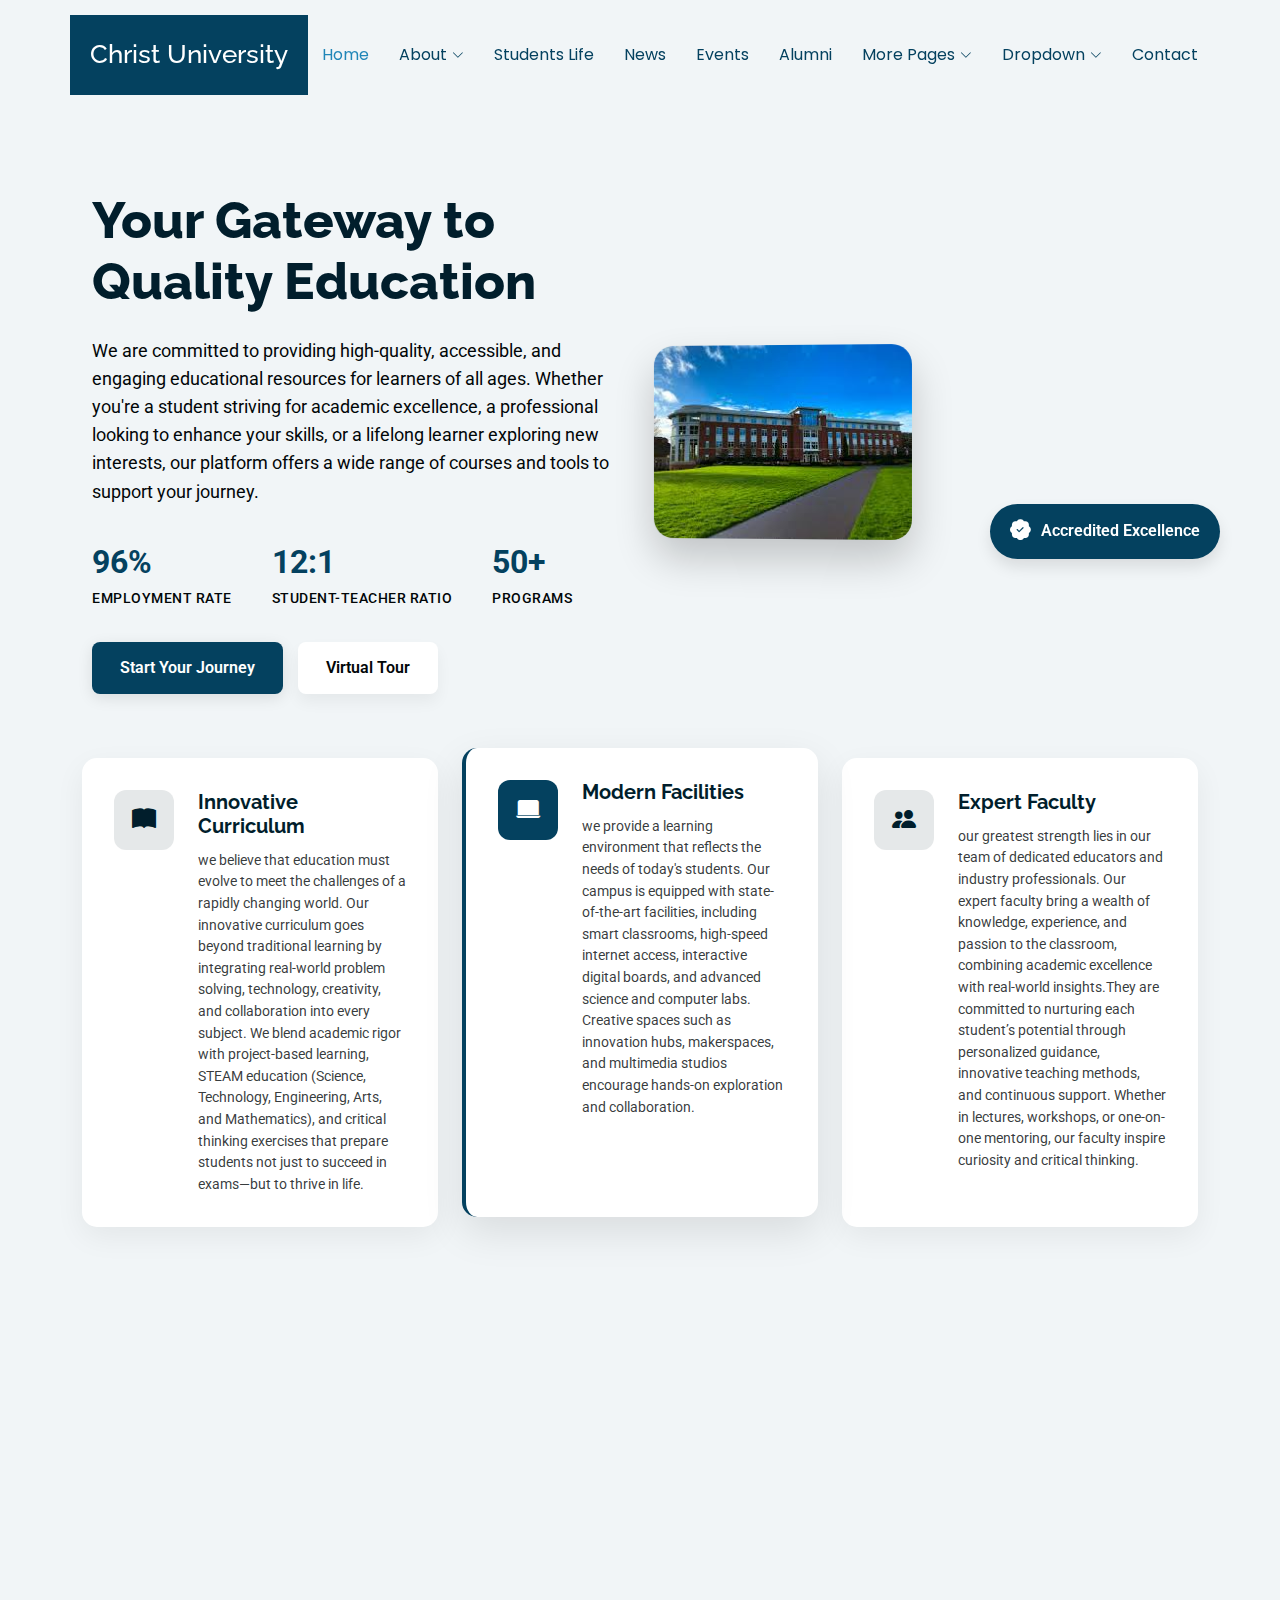
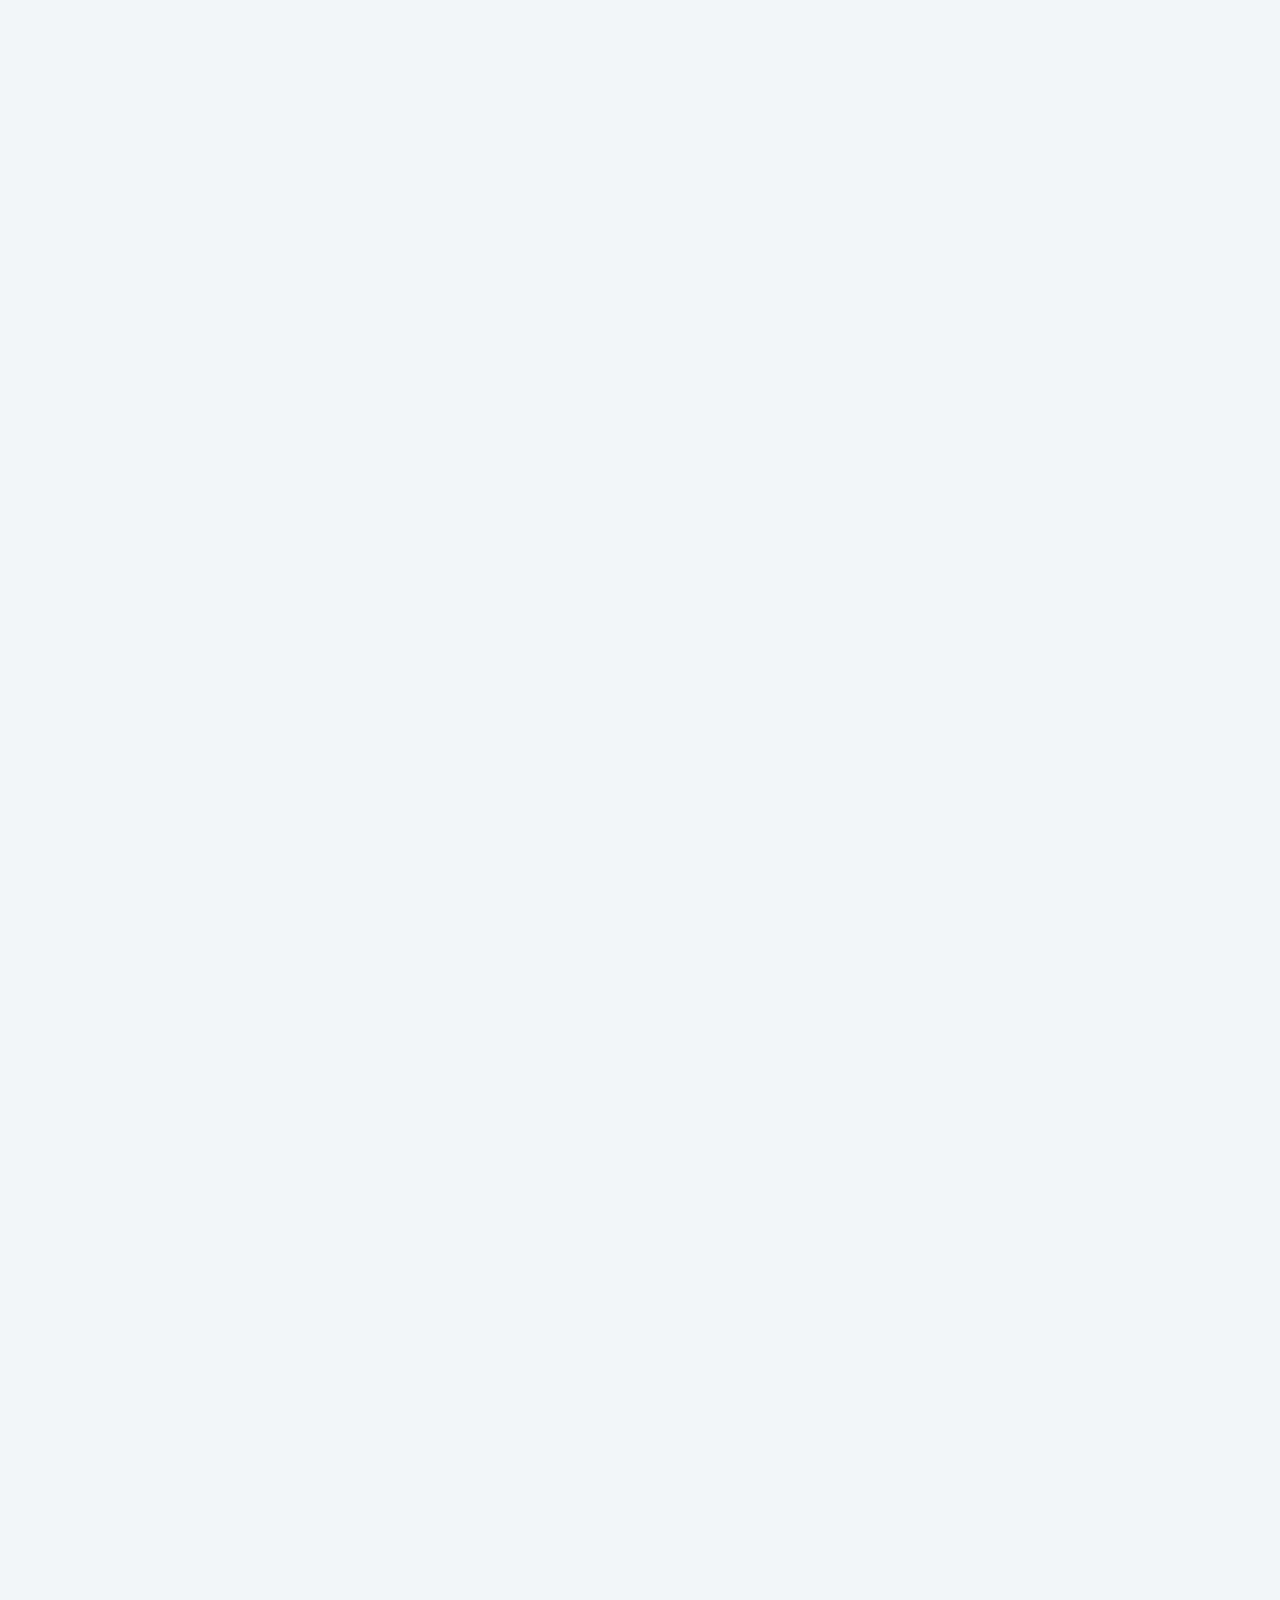
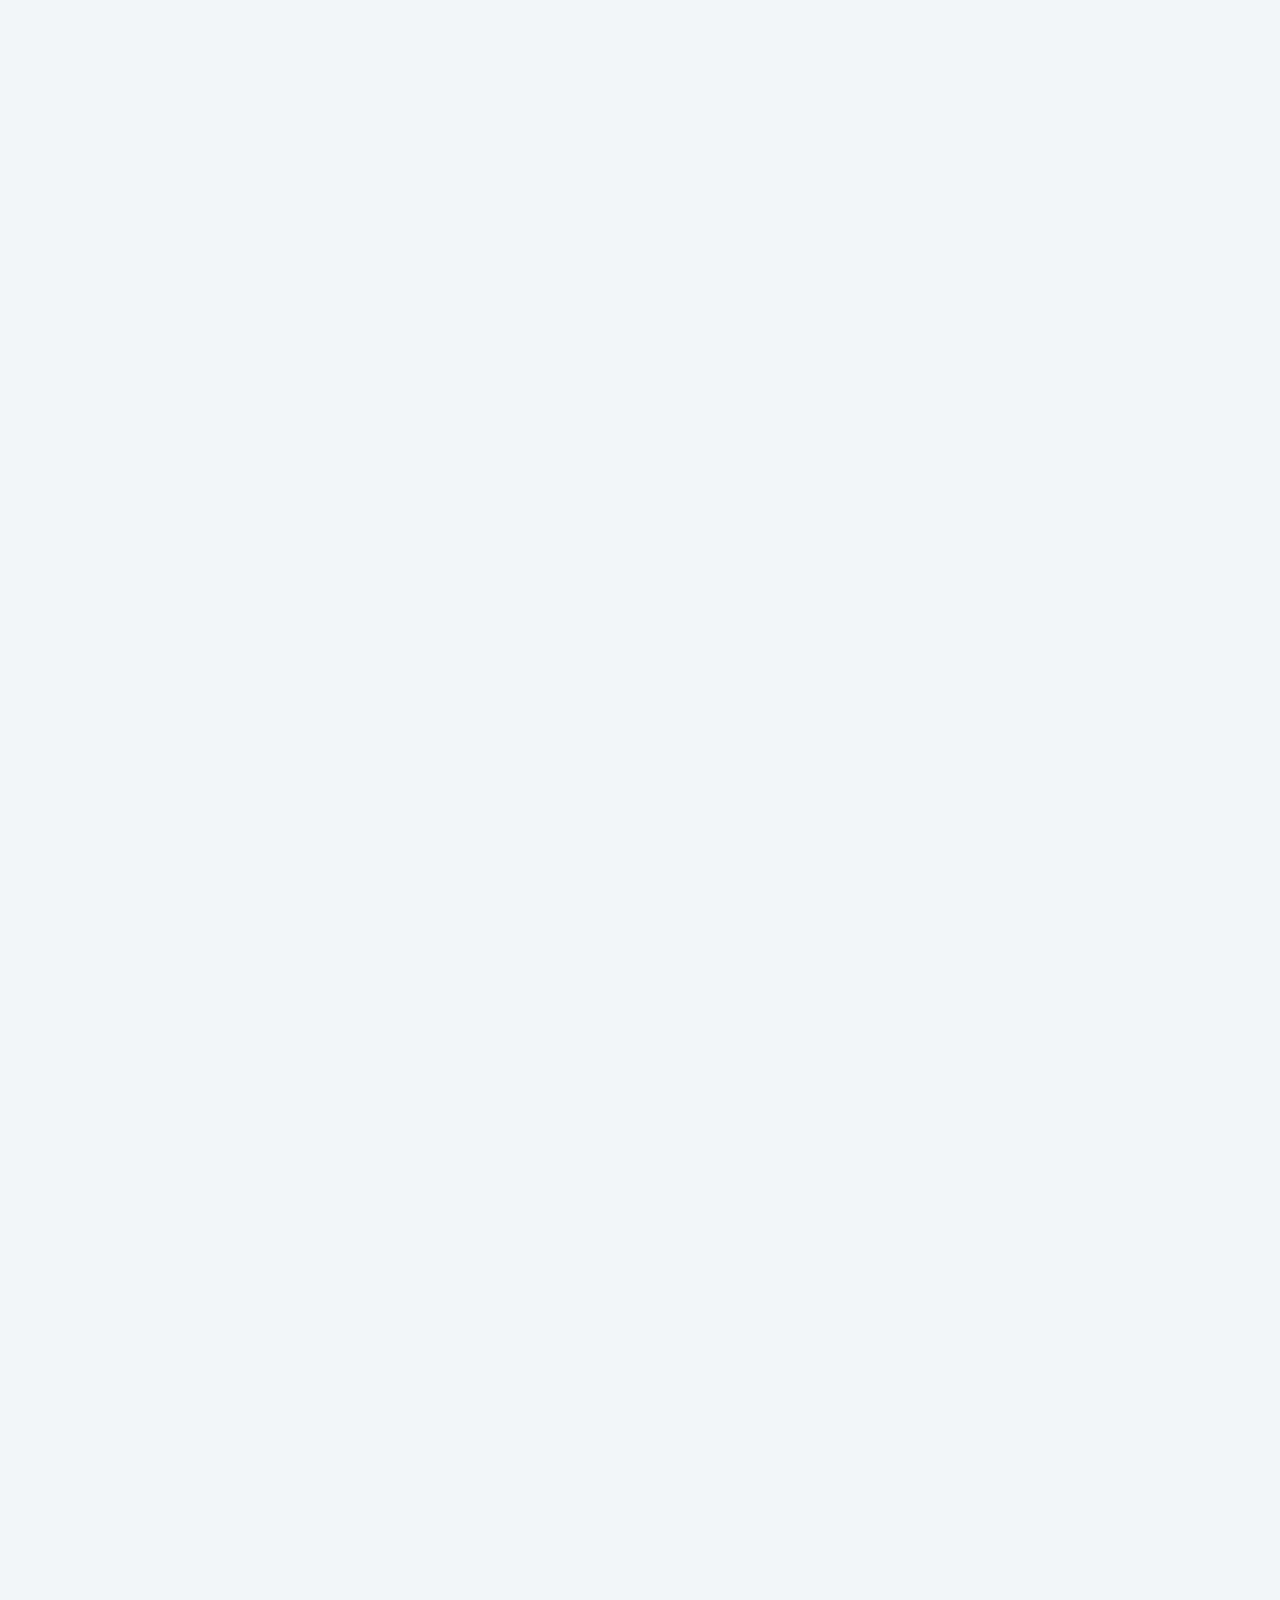
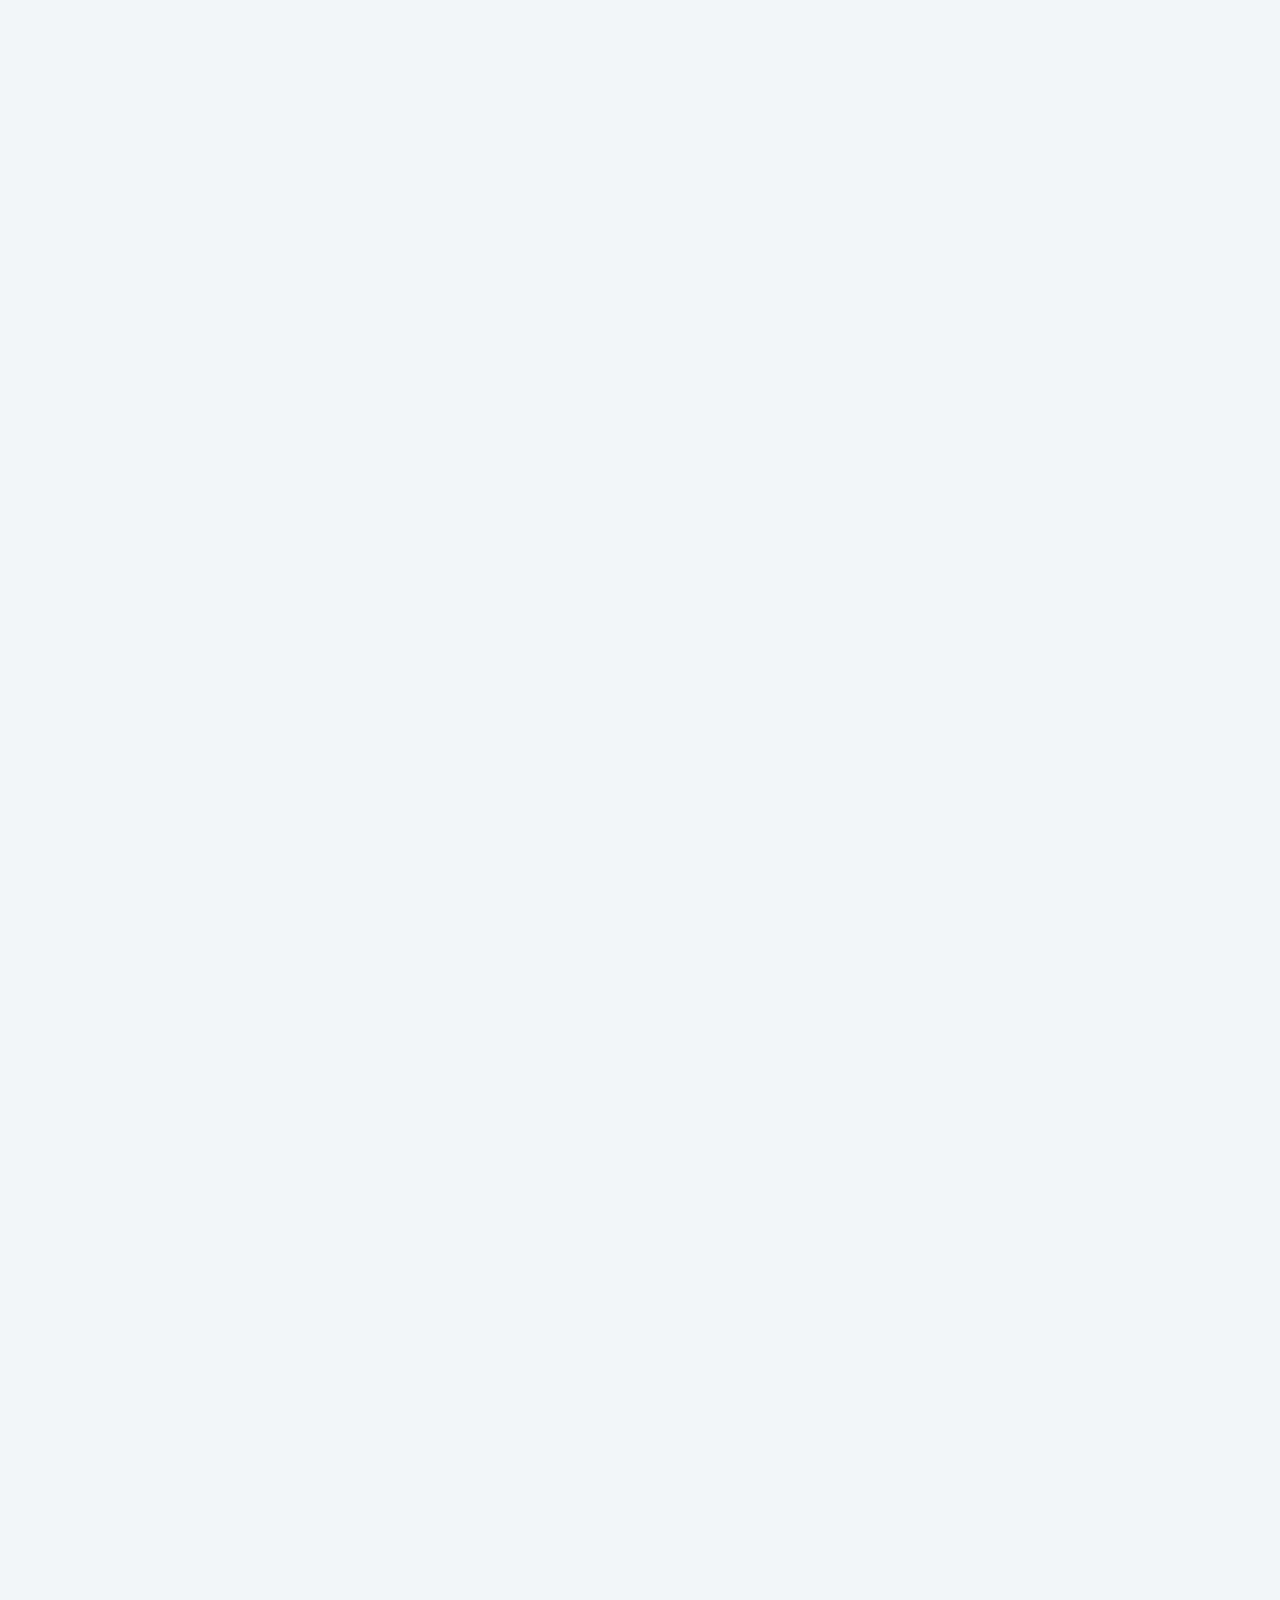
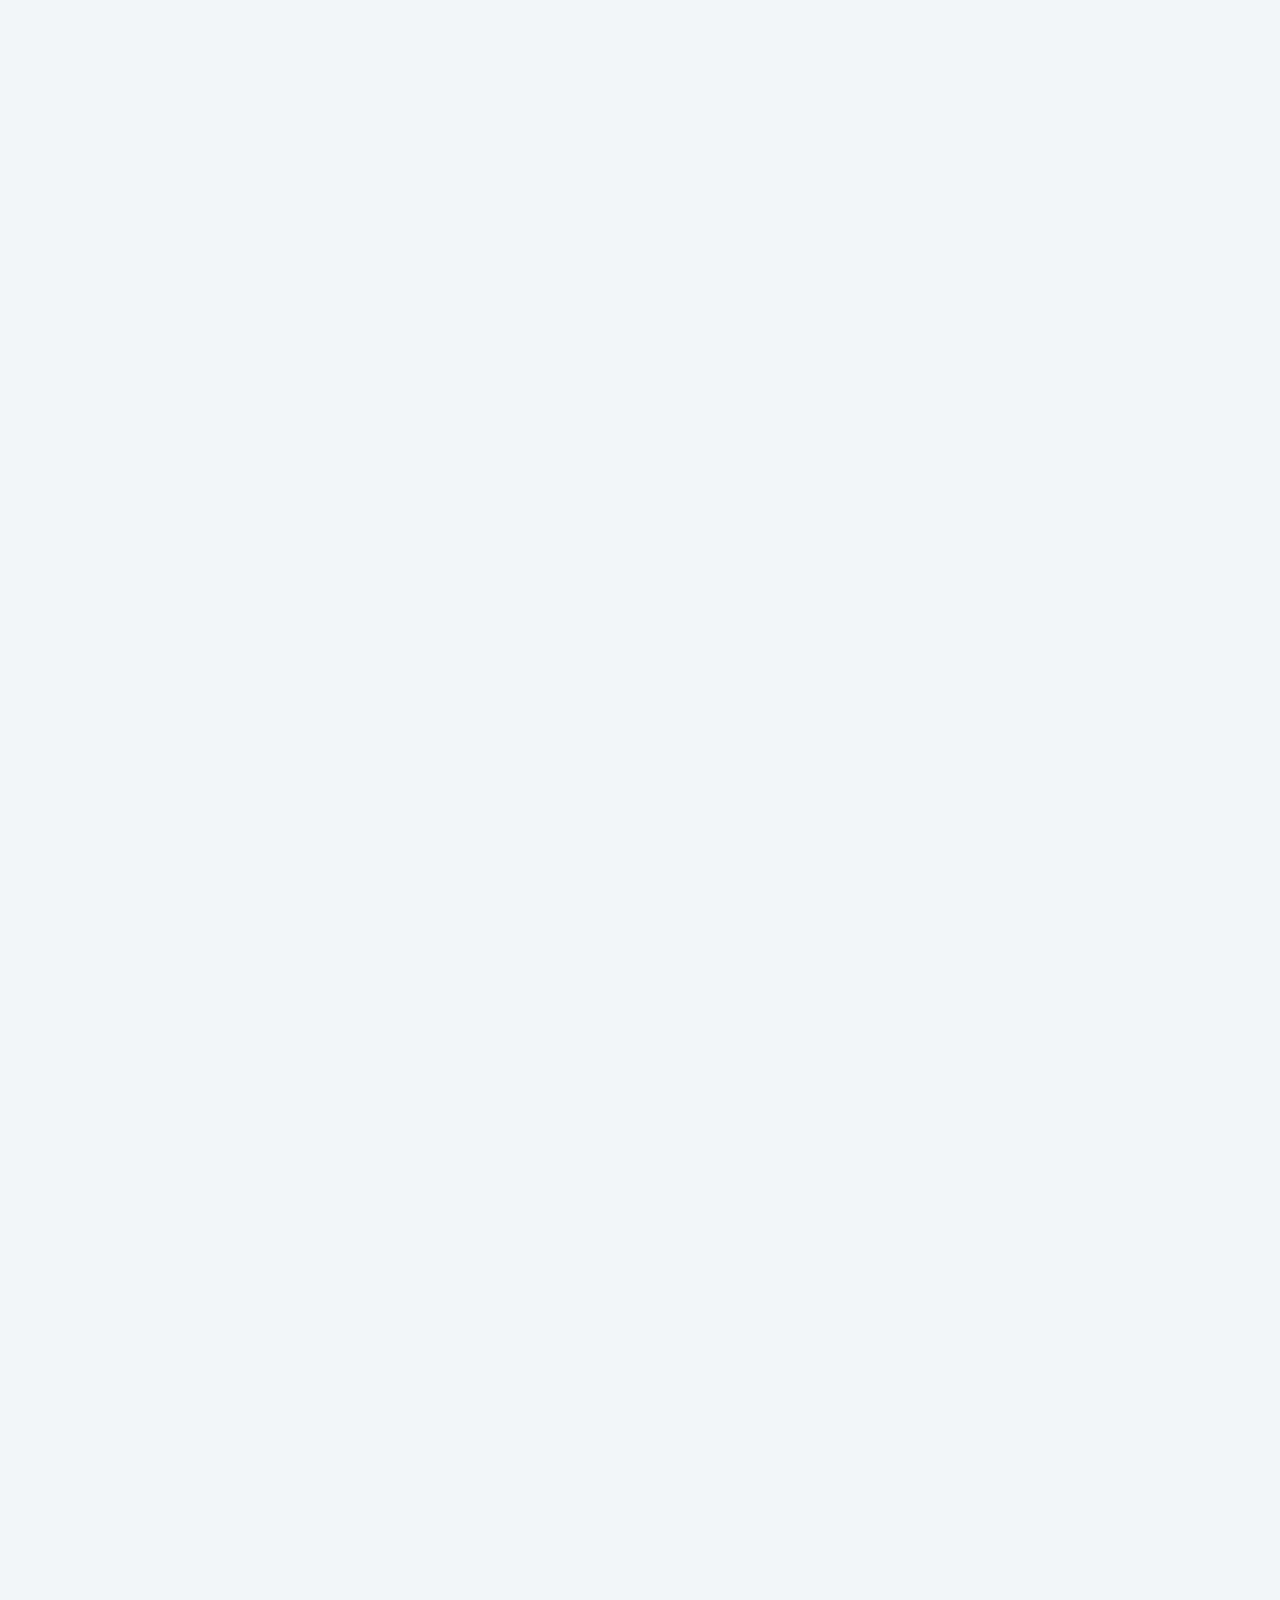
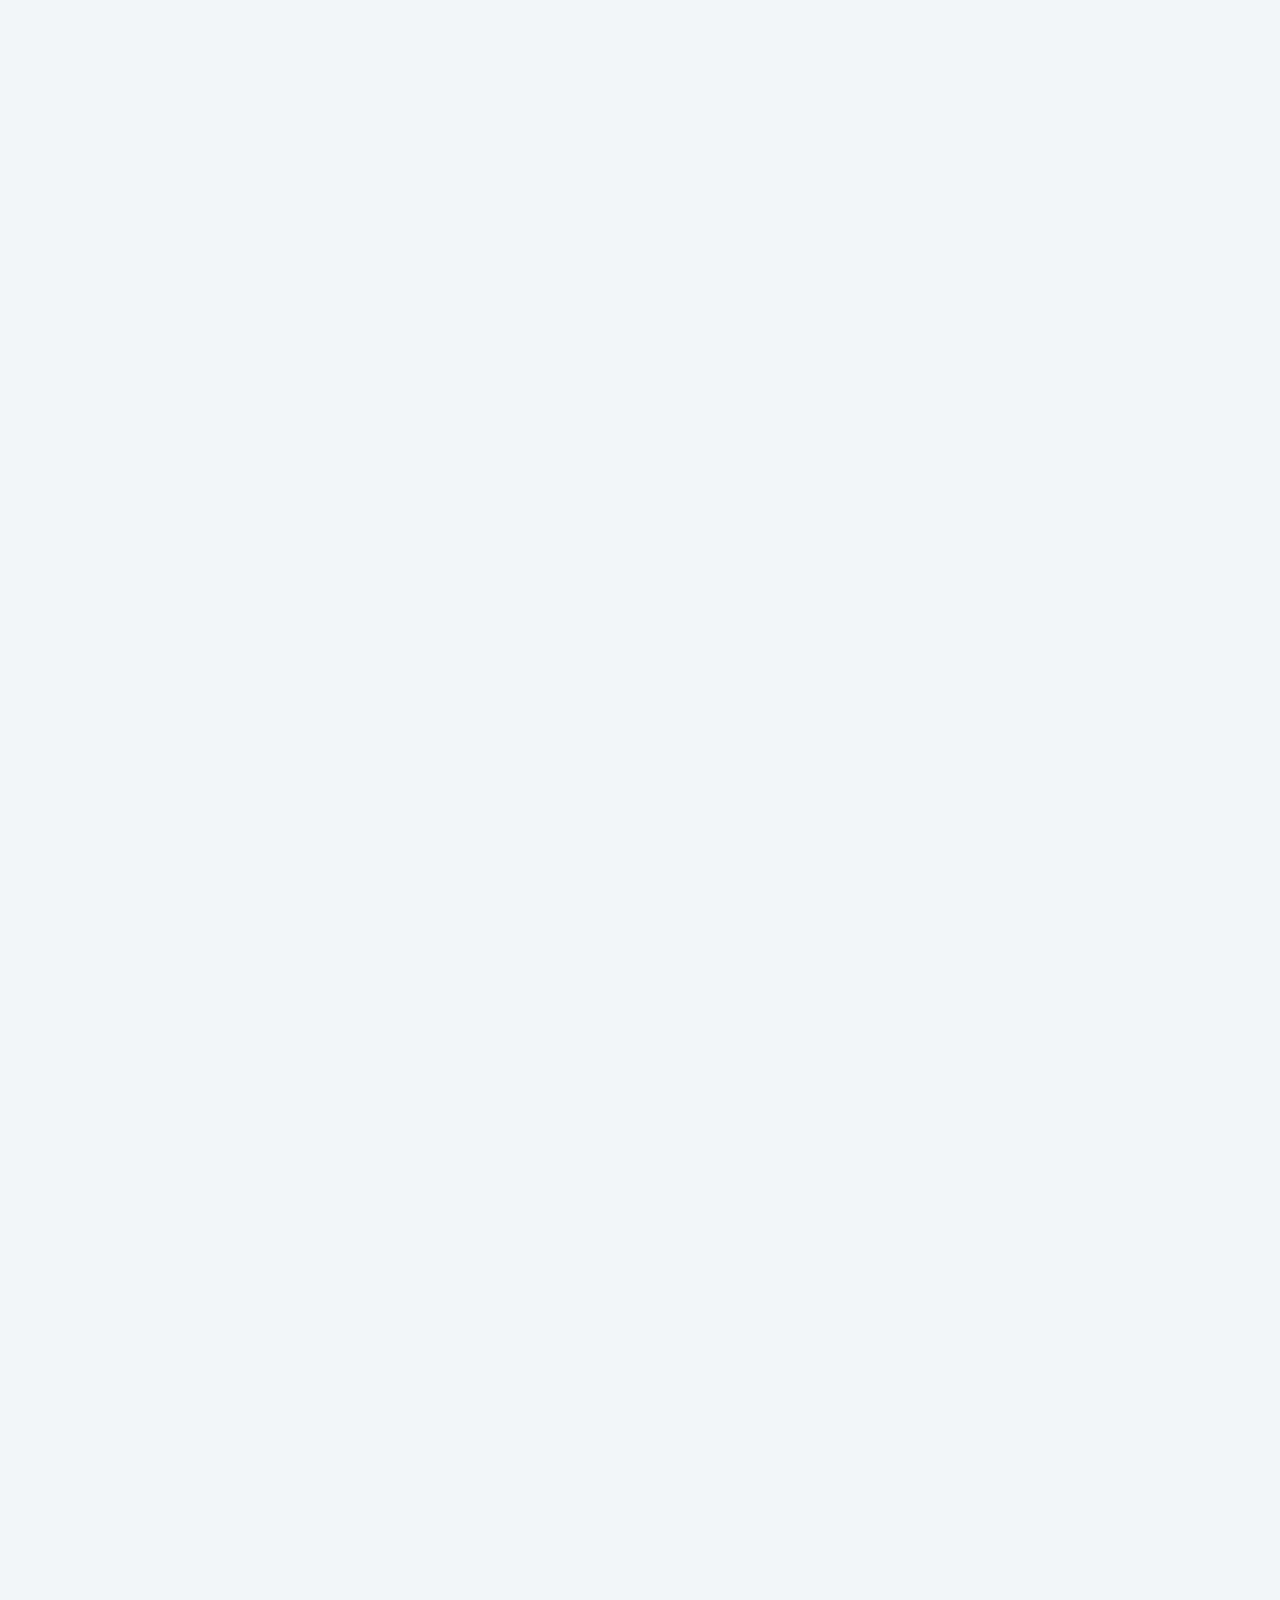
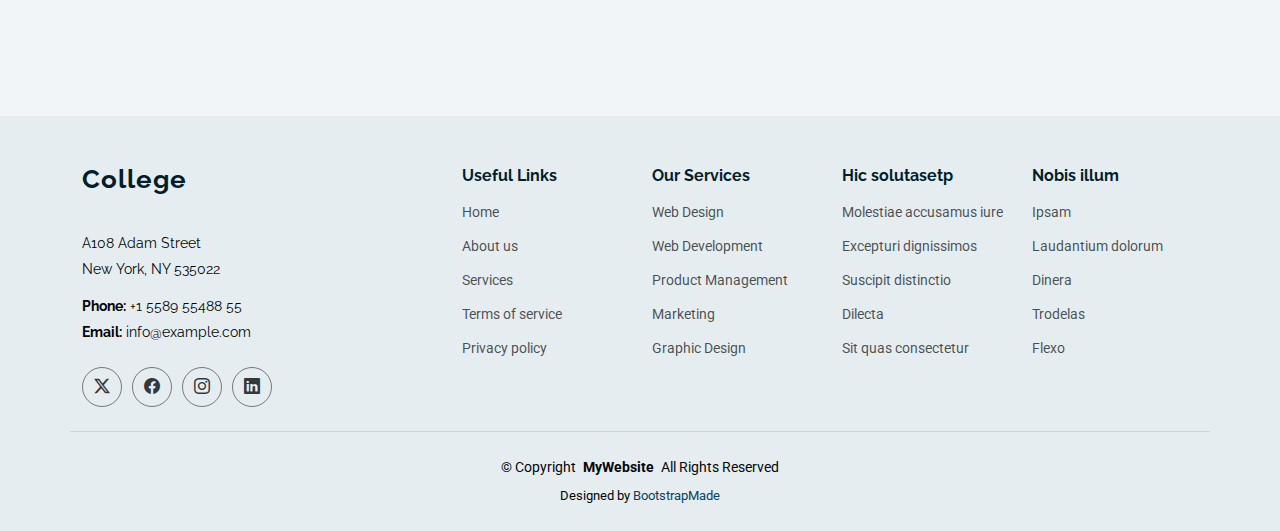
<file: index.html>
<!DOCTYPE html>
<html lang="en">

<head>
  <meta charset="utf-8">
  <meta content="width=device-width, initial-scale=1.0" name="viewport">
  <title>Index - College Bootstrap Template</title>
  <meta name="description" content="">
  <meta name="keywords" content="">

  <!-- Favicons -->
  <link href="assets/img/favicon.png" rel="icon">
  <link href="assets/img/apple-touch-icon.png" rel="apple-touch-icon">

  <!-- Fonts -->
  <link href="https://fonts.googleapis.com" rel="preconnect">
  <link href="https://fonts.gstatic.com" rel="preconnect" crossorigin>
  <link href="https://fonts.googleapis.com/css2?family=Roboto:ital,wght@0,100;0,300;0,400;0,500;0,700;0,900;1,100;1,300;1,400;1,500;1,700;1,900&family=Poppins:ital,wght@0,100;0,200;0,300;0,400;0,500;0,600;0,700;0,800;0,900;1,100;1,200;1,300;1,400;1,500;1,600;1,700;1,800;1,900&family=Raleway:ital,wght@0,100;0,200;0,300;0,400;0,500;0,600;0,700;0,800;0,900;1,100;1,200;1,300;1,400;1,500;1,600;1,700;1,800;1,900&display=swap" rel="stylesheet">

  <!-- Vendor CSS Files -->
  <link href="assets/vendor/bootstrap/css/bootstrap.min.css" rel="stylesheet">
  <link href="assets/vendor/bootstrap-icons/bootstrap-icons.css" rel="stylesheet">
  <link href="assets/vendor/aos/aos.css" rel="stylesheet">
  <link href="assets/vendor/swiper/swiper-bundle.min.css" rel="stylesheet">
  <link href="assets/vendor/glightbox/css/glightbox.min.css" rel="stylesheet">

  <!-- Main CSS File -->
  <link href="assets/css/main.css" rel="stylesheet">

  <!-- =======================================================
  * Template Name: College
  * Template URL: https://bootstrapmade.com/college-bootstrap-education-template/
  * Updated: Jun 19 2025 with Bootstrap v5.3.6
  * Author: BootstrapMade.com
  * License: https://bootstrapmade.com/license/
  ======================================================== -->
</head>

<body class="index-page">

  <header id="header" class="header d-flex align-items-center sticky-top">
    <div class="header-container container-fluid container-xl position-relative d-flex align-items-center justify-content-end">

      <a href="index.html" class="logo d-flex align-items-center me-auto">
        <!-- Uncomment the line below if you also wish to use an image logo -->
        <!-- <img src="assets/img/logo.webp" alt=""> -->
        <h1 class="sitename">Christ University</h1>
      </a>

      <nav id="navmenu" class="navmenu">
        <ul>
          <li><a href="index.html" class="active">Home</a></li>
          <li class="dropdown"><a href="about.html"><span>About</span> <i class="bi bi-chevron-down toggle-dropdown"></i></a>
            <ul>
              <li><a href="about.html">About Us</a></li>
              <li><a href="admissions.html">Admissions</a></li>
              <li><a href="academics.html">Academics</a></li>
              <li><a href="faculty-staff.html">Faculty &amp; Staff</a></li>
              <li><a href="campus-facilities.html">Campus &amp; Facilities</a></li>
            </ul>
          </li>

          <li><a href="students-life.html">Students Life</a></li>
          <li><a href="news.html">News</a></li>
          <li><a href="events.html">Events</a></li>
          <li><a href="alumni.html">Alumni</a></li>
          <li class="dropdown"><a href="#"><span>More Pages</span> <i class="bi bi-chevron-down toggle-dropdown"></i></a>
            <ul>
              <li><a href="news-details.html">News Details</a></li>
              <li><a href="event-details.html">Event Details</a></li>
              <li><a href="privacy.html">Privacy</a></li>
              <li><a href="terms-of-service.html">Terms of Service</a></li>
              <li><a href="404.html">Error 404</a></li>
              <li><a href="starter-page.html">Starter Page</a></li>
            </ul>
          </li>

          <li class="dropdown"><a href="#"><span>Dropdown</span> <i class="bi bi-chevron-down toggle-dropdown"></i></a>
            <ul>
              <li><a href="#">Dropdown 1</a></li>
              <li class="dropdown"><a href="#"><span>Deep Dropdown</span> <i class="bi bi-chevron-down toggle-dropdown"></i></a>
                <ul>
                  <li><a href="#">Deep Dropdown 1</a></li>
                  <li><a href="#">Deep Dropdown 2</a></li>
                  <li><a href="#">Deep Dropdown 3</a></li>
                  <li><a href="#">Deep Dropdown 4</a></li>
                  <li><a href="#">Deep Dropdown 5</a></li>
                </ul>
              </li>
              <li><a href="#">Dropdown 2</a></li>
              <li><a href="#">Dropdown 3</a></li>
              <li><a href="#">Dropdown 4</a></li>
            </ul>
          </li>
          <li><a href="contact.html">Contact</a></li>
        </ul>
        <i class="mobile-nav-toggle d-xl-none bi bi-list"></i>
      </nav>

    </div>
  </header>

  <main class="main">

    <!-- Hero Section -->
    <section id="hero" class="hero section">

      <div class="hero-wrapper">
        <div class="container">
          <div class="row align-items-center">
            <div class="col-lg-6 hero-content" data-aos="fade-right" data-aos-delay="100">
              <h1>Your Gateway to Quality Education</h1>
              <p>We are committed to providing high-quality, accessible, and engaging educational resources for learners of all ages. Whether you're a student striving for academic excellence, a professional looking to enhance your skills, or a lifelong learner exploring new interests, our platform offers a wide range of courses and tools to support your journey.</p>
              <div class="stats-row">
                <div class="stat-item">
                  <span class="stat-number">96%</span>
                  <span class="stat-label">Employment Rate</span>
                </div>
                <div class="stat-item">
                  <span class="stat-number">12:1</span>
                  <span class="stat-label">Student-Teacher Ratio</span>
                </div>
                <div class="stat-item">
                  <span class="stat-number">50+</span>
                  <span class="stat-label">Programs</span>
                </div>
              </div>
              <div class="action-buttons">
                <a href="#" class="btn-primary">Start Your Journey</a>
                <a href="#" class="btn-secondary">Virtual Tour</a>
              </div>
            </div>
            <div class="col-lg-6 hero-media" data-aos="zoom-in" data-aos-delay="200">
              <img src="assets/img/education/images11.jpeg" alt="Education" class="img-fluid main-image">
              <div class="image-overlay">
                <div class="badge-accredited">
                  <i class="bi bi-patch-check-fill"></i>
                  <span>Accredited Excellence</span>
                </div>
              </div>
            </div>
          </div>
        </div>
      </div>

      <div class="feature-cards-wrapper" data-aos="fade-up" data-aos-delay="300">
        <div class="container">
          <div class="row gy-4">
            <div class="col-lg-4" data-aos="fade-up" data-aos-delay="100">
              <div class="feature-card">
                <div class="feature-icon">
                  <i class="bi bi-book-fill"></i>
                </div>
                <div class="feature-content">
                  <h3>Innovative Curriculum</h3>
                  <p> we believe that education must evolve to meet the challenges of a rapidly changing world. Our innovative curriculum goes beyond traditional learning by integrating real-world problem solving, technology, creativity, and collaboration into every subject. We blend academic rigor with project-based learning, STEAM education (Science, Technology, Engineering, Arts, and Mathematics), and critical thinking exercises that prepare students not just to succeed in exams—but to thrive in life.</p>
                </div>
              </div>
            </div>

            <div class="col-lg-4" data-aos="fade-up" data-aos-delay="200">
              <div class="feature-card active">
                <div class="feature-icon">
                  <i class="bi bi-laptop-fill"></i>
                </div>
                <div class="feature-content">
                  <h3>Modern Facilities</h3>
                  <p> we provide a learning environment that reflects the needs of today's students. Our campus is equipped with state-of-the-art facilities, including smart classrooms, high-speed internet access, interactive digital boards, and advanced science and computer labs. Creative spaces such as innovation hubs, makerspaces, and multimedia studios encourage hands-on exploration and collaboration. </p>
                </div>
              </div>
            </div>

            <div class="col-lg-4" data-aos="fade-up" data-aos-delay="300">
              <div class="feature-card">
                <div class="feature-icon">
                  <i class="bi bi-people-fill"></i>
                </div>
                <div class="feature-content">
                  <h3>Expert Faculty</h3>
                  <p> our greatest strength lies in our team of dedicated educators and industry professionals. Our expert faculty bring a wealth of knowledge, experience, and passion to the classroom, combining academic excellence with real-world insights.They are committed to nurturing each student’s potential through personalized guidance, innovative teaching methods, and continuous support. Whether in lectures, workshops, or one-on-one mentoring, our faculty inspire curiosity and critical thinking. </p>
                </div>
              </div>
            </div>
          </div>
        </div>
      </div>

      <div class="upcoming-event" data-aos="fade-up" data-aos-delay="400">
        <div class="container">
          <div class="event-content">
            <div class="event-date">
              <span class="day">15</span>
              <span class="month">NOV</span>
            </div>
            <div class="event-info">
              <h3>Spring Semester Open House</h3>
              <p>Join us to explore campus facilities, meet our faculty, and learn about scholarship opportunities.</p>
            </div>
            <div class="event-action">
              <a href="#" class="btn-event">RSVP Now</a>
              <span class="countdown">Starts in 3 weeks</span>
            </div>
          </div>
        </div>
      </div>

    </section><!-- /Hero Section -->

    <!-- About Section -->
    <section id="about" class="about section">

      <div class="container" data-aos="fade-up" data-aos-delay="100">

        <div class="row align-items-center g-5">
          <div class="col-lg-6">
            <div class="about-content" data-aos="fade-up" data-aos-delay="200">
              <h3>Our Story</h3>
              <h2>Educating Minds, Inspiring Hearts</h2>
              <p>Founded on a passion for transforming education, [Your Website Name] began with a simple yet powerful mission: to make quality learning accessible, inspiring, and relevant for everyone. What started as a small initiative has grown into a vibrant community of learners, educators, and innovators dedicated to unlocking potential and fostering growth</p>
           

              <div class="timeline">
                <div class="timeline-item">
                  <div class="timeline-dot"></div>
                  <div class="timeline-content">
                    <h4>1965</h4>
                    <p>Founded in 1965, our institution has been dedicated to nurturing minds and shaping futures for over five decades. From humble beginnings, we have grown into a vibrant learning community that values curiosity, creativity, and excellence.</p>
                  </div>
                </div>

                <div class="timeline-item">
                  <div class="timeline-dot"></div>
                  <div class="timeline-content">
                    <h4>1982</h4>
                    <p>For over four decades, our focus has remained steadfast: to create a supportive and dynamic learning environment that fosters critical thinking, creativity, and lifelong learning. Our dedicated educators and staff work tirelessly to nurture each student's unique talents and potential.</p>
                  </div>
                </div>

                <div class="timeline-item">
                  <div class="timeline-dot"></div>
                  <div class="timeline-content">
                    <h4>1998</h4>
                    <p>Rooted in tradition but forward-thinking in approach, we continue to evolve with the times — embracing innovation while holding true to the values that have guided us since day one. Together, we build a foundation for success and a brighter future.</p>
                  </div>
                </div>

                <div class="timeline-item">
                  <div class="timeline-dot"></div>
                  <div class="timeline-content">
                    <h4>2010</h4>
                    <p>In just over a decade, we have grown rapidly—building strong programs, embracing the latest educational technologies, and fostering a culture that encourages curiosity and creativity. Our team of dedicated educators is committed to helping every student unlock their full potential and prepare for the challenges of tomorrow.</p>
                  </div>
                </div>
              </div>
            </div>
          </div>

          <div class="col-lg-6">
            <div class="about-image" data-aos="zoom-in" data-aos-delay="300">
              <img src="assets/img/education/about.webp" alt="Campus" class="img-fluid rounded">

              <div class="mission-vision" data-aos="fade-up" data-aos-delay="400">
                <div class="mission">
                  <h3>Our Mission</h3>
                  <p>Empowering Learners for Life
Our mission is to provide an inclusive and innovative learning environment that empowers students to achieve academic excellence, develop critical thinking, and become responsible global citizens.Inspiring Growth and Excellence:We are dedicated to nurturing curiosity, creativity, and confidence in every student.</p>
                </div>

                <div class="vision">
                  <h3>Our Vision</h3>
                  <p>To be a leading educational institution recognized for innovation, inclusivity, and excellence, inspiring every student to reach their fullest potential and contribute meaningfully to the world.
                  To create a vibrant learning community where curiosity thrives, talents flourish, and students are prepared to become compassionate leaders of tomorrow.
               </p>
                </div>
              </div>
            </div>
          </div>
        </div>

        <div class="row mt-5">
          <div class="col-lg-12">
            <div class="core-values" data-aos="fade-up" data-aos-delay="500">
              <h3 class="text-center mb-4">Core Values</h3>
              <div class="row row-cols-1 row-cols-md-2 row-cols-lg-4 g-4">
                <div class="col">
                  <div class="value-card">
                    <div class="value-icon">
                      <i class="bi bi-book"></i>
                    </div>
                    <h4>Academic Excellence</h4>
                    <p>Academic Excellence refers to outstanding achievement in education and learning. It typically involves consistently high performance in coursework, exams, and other academic assessments, as well as strong intellectual curiosity, critical thinking, and a commitment to learning..</p>
                  </div>
                </div>

                <div class="col">
                  <div class="value-card">
                    <div class="value-icon">
                      <i class="bi bi-people"></i>
                    </div>
                    <h4>Community Engagement</h4>
                    <p>Community engagement is the foundation of meaningful connection and shared growth. We believe in actively listening to, learning from, and working with the communities we serve. Through collaboration, outreach, and inclusive initiatives, we build trust, foster relationships, and create lasting impact.</p>
                  </div>
                </div>

                <div class="col">
                  <div class="value-card">
                    <div class="value-icon">
                      <i class="bi bi-lightbulb"></i>
                    </div>
                    <h4>Innovation</h4>
                    <p>Innovation is at the heart of everything we do. It drives us to challenge the status quo, think creatively, and develop solutions that make a real difference. By embracing change and pushing boundaries, we turn bold ideas into impactful outcomes—whether through cutting-edge technology, streamlined processes, or fresh perspectives.

</p>
                  </div>
                </div>

                <div class="col">
                  <div class="value-card">
                    <div class="value-icon">
                      <i class="bi bi-globe"></i>
                    </div>
                    <h4>Global Perspective</h4>
                    <p>A global perspective is essential in today’s interconnected world. It encourages us to understand diverse cultures, respect different viewpoints, and address challenges that cross borders. By embracing global awareness, we foster empathy, collaboration, and innovation that transcends geographical boundaries.</p>
                  </div>
                </div>
              </div>
            </div>
          </div>
        </div>

      </div>

    </section><!-- /About Section -->

    <!-- Featured Programs Section -->
    <section id="featured-programs" class="featured-programs section">

      <!-- Section Title -->
      <div class="container section-title" data-aos="fade-up">
        <h2>Featured Programs</h2>
        <p>Designed to develop future-ready graduates, it cultivates critical thinking, ethical leadership, and innovative problem-solving skills that prepare students to make a meaningful impact in their careers and communities.</p>
      </div><!-- End Section Title -->

      <div class="container" data-aos="fade-up" data-aos-delay="100">

        <div class="row gy-5">
          <div class="col-lg-6" data-aos="fade-right" data-aos-delay="100">
            <div class="program-banner">
              <div class="banner-image">
                <img src="assets/img/education/campus-3.webp" alt="Program" class="img-fluid">
                <div class="banner-badge">
                  <span class="badge-text">Popular</span>
                </div>
              </div>
              <div class="banner-info">
                <div class="program-header">
                  <h3>Engineering &amp; Technology</h3>
                  <div class="program-stats">
                    <span><i class="bi bi-people-fill"></i> 450+ Students</span>
                    <span><i class="bi bi-award-fill"></i> 95% Success Rate</span>
                  </div>
                </div>
                <p>Our Innovation in Engineering & Technology program is designed to prepare students for the challenges of a rapidly evolving tech-driven world. Through a blend of hands-on learning, cutting-edge research, and real-world industry collaboration, students gain practical skills in areas such as robotics, AI, renewable energy, and advanced manufacturing..</p>
                <div class="program-details">
                  <div class="detail-item">
                    <i class="bi bi-calendar-check"></i>
                    <span>Duration: 4 Years</span>
                  </div>
                  <div class="detail-item">
                    <i class="bi bi-mortarboard-fill"></i>
                    <span>Bachelor's Degree</span>
                  </div>
                </div>
                <a href="#" class="discover-btn">Discover Program</a>
              </div>
            </div>
          </div><!-- End Program Banner -->

          <div class="col-lg-6">
            <div class="programs-grid">
              <div class="row g-3">
                <div class="col-12" data-aos="fade-left" data-aos-delay="200">
                  <div class="program-item">
                    <div class="item-icon">
                      <img src="assets/img/education/education-4.webp" alt="Program" class="img-fluid">
                    </div>
                    <div class="item-content">
                      <h4>Business Management</h4>
                      <p>Our Strategic Business Management & Innovation program is crafted to develop forward-thinking leaders who can navigate the complexities of today's global economy. Students gain a strong foundation in core business principles—finance, marketing, operations, and leadership—</p>
                      <div class="meta-info">
                        <span>3 Years</span>
                        <span>Master's Degree</span>
                      </div>
                    </div>
                    <div class="item-arrow">
                      <i class="bi bi-arrow-right"></i>
                    </div>
                  </div>
                </div>

                <div class="col-12" data-aos="fade-left" data-aos-delay="300">
                  <div class="program-item">
                    <div class="item-icon">
                      <img src="assets/img/education/education-6.webp" alt="Program" class="img-fluid">
                    </div>
                    <div class="item-content">
                      <h4>Digital Marketing</h4>
                      <p>Our Digital Marketing Excellence program equips students with the latest tools and strategies to thrive in the fast-paced world of online marketing. Covering areas like SEO, social media marketing, content creation, data analytics, and digital advertising, this program combines theoretical knowledge with practical, hands-on experience.</p>
                      <div class="meta-info">
                        <span>2 Years</span>
                        <span>Certificate</span>
                      </div>
                    </div>
                    <div class="item-arrow">
                      <i class="bi bi-arrow-right"></i>
                    </div>
                  </div>
                </div>

                <div class="col-12" data-aos="fade-left" data-aos-delay="400">
                  <div class="program-item">
                    <div class="item-icon">
                      <img src="assets/img/education/education-8.webp" alt="Program" class="img-fluid">
                    </div>
                    <div class="item-content">
                      <h4>Health Sciences</h4>
                      <p>Our Health and Science Innovation program prepares students to become leaders in advancing healthcare and scientific discovery. With a curriculum that blends biology, chemistry, health sciences, and technology, students gain hands-on experience through research, lab work, and clinical partnerships.</p>
                      <div class="meta-info">
                        <span>5 Years</span>
                        <span>Bachelor's Degree</span>
                      </div>
                    </div>
                    <div class="item-arrow">
                      <i class="bi bi-arrow-right"></i>
                    </div>
                  </div>
                </div>

                <div class="col-12" data-aos="fade-left" data-aos-delay="500">
                  <div class="program-item">
                    <div class="item-icon">
                      <img src="assets/img/education/education-10.webp" alt="Program" class="img-fluid">
                    </div>
                    <div class="item-content">
                      <h4>Creative Arts</h4>
                      <p>Our Creative Arts and Innovation program nurtures artistic talent and encourages bold expression across a range of disciplines including visual arts, design, digital media, and performing arts. Through hands-on projects, collaborative workshops, and industry partnerships, students develop their unique creative voice while mastering the technical skills needed to succeed in today's dynamic arts landscape.</p>
                      <div class="meta-info">
                        <span>3 Years</span>
                        <span>Bachelor's Degree</span>
                      </div>
                    </div>
                    <div class="item-arrow">
                      <i class="bi bi-arrow-right"></i>
                    </div>
                  </div>
                </div>
              </div>
            </div>
          </div><!-- End Programs Grid -->

        </div>

      </div>

    </section><!-- /Featured Programs Section -->

    <!-- Students Life Block Section -->
    <section id="students-life-block" class="students-life-block section">

      <!-- Section Title -->
      <div class="container section-title" data-aos="fade-up">
        <h2>Students Life</h2>
        <p>our college, student life is vibrant, inclusive, and full of opportunities to grow both inside and outside the classroom. From diverse clubs and organizations to sports, cultural events, and community service, there's something for everyone to explore and enjoy. Our supportive campus community fosters friendships, leadership, and personal development—helping students build lasting memories and skills that extend far beyond their academic journey.</p>
      </div><!-- End Section Title -->

      <div class="container" data-aos="fade-up" data-aos-delay="100">

        <div class="row align-items-center g-5 mb-5">
          <div class="col-lg-5" data-aos="fade-right" data-aos-delay="200">
            <div class="hero-image-wrapper">
              <img src="assets/img/education/students-7.webp" alt="Student Life" class="img-fluid main-image">
              <div class="floating-card" data-aos="zoom-in" data-aos-delay="400">
                <div class="card-icon">
                  <i class="bi bi-people-fill"></i>
                </div>
                <div class="card-content">
                  <span class="card-number">2500+</span>
                  <span class="card-label">Active Students</span>
                </div>
              </div>
            </div>
          </div>

          <div class="col-lg-7" data-aos="fade-left" data-aos-delay="300">
            <div class="content-wrapper">
              <div class="section-badge" data-aos="fade-up" data-aos-delay="350">
                <span>Student Life</span>
              </div>
              <h2 data-aos="fade-up" data-aos-delay="400">A Thriving Student Experience</h2>
              <p class="lead-text" data-aos="fade-up" data-aos-delay="450">Our campus offers a dynamic and supportive environment where students thrive academically, socially, and personally. With a wide range of clubs, sports teams, cultural events, and leadership opportunities, every student can find their passion and build meaningful connections.</p>

              <div class="info-grid" data-aos="fade-up" data-aos-delay="500">
                <div class="info-item">
                  <div class="info-icon">
                    <i class="bi bi-calendar-event"></i>
                  </div>
                  <div class="info-text">
                    <strong>Year-Round Events</strong>
                    <span>Our campus is alive with exciting events throughout the entire year, creating continuous opportunities for students to engage, connect, and celebrate. From seasonal festivals and cultural showcases to guest lectures, workshops, and community service initiatives, there's always something happening that brings our diverse campus community together.</span>
                  </div>
                </div>

                <div class="info-item">
                  <div class="info-icon">
                    <i class="bi bi-award"></i>
                  </div>
                  <div class="info-text">
                    <strong>Achievement Programs</strong>
                    <span>Our Achievement Programs recognize and support students who demonstrate exceptional dedication, talent, and academic excellence. Designed to motivate and reward high performers, these programs offer scholarships, mentorship, leadership opportunities, and specialized workshops to help students reach their full potential.</span>
                  </div>
                </div>
              </div>

              <div class="cta-section" data-aos="fade-up" data-aos-delay="600">
                <a href="student-activities.html" class="btn-primary">Discover More</a>
                <a href="virtual-tour.html" class="btn-link">
                  <i class="bi bi-play-circle"></i>
                  <span>Take Virtual Tour</span>
                </a>
              </div>
            </div>
          </div>
        </div>

        <div class="activities-showcase">
          <div class="row g-4">
            <div class="col-lg-8" data-aos="fade-right" data-aos-delay="200">
              <div class="featured-activity">
                <div class="activity-media">
                  <img src="assets/img/education/activities-2.webp" alt="Featured Activity" class="img-fluid">
                  <div class="activity-overlay">
                    <div class="overlay-content">
                      <h4>Student Organizations</h4>
                      <p>Our vibrant student organizations are at the heart of campus life, offering countless opportunities for leadership, collaboration, and personal growth. From academic clubs and cultural groups to special interest societies and volunteer teams, there's something for every passion and purpose. </p>
                      <a href="#" class="overlay-btn">
                        <i class="bi bi-arrow-right"></i>
                      </a>
                    </div>
                  </div>
                </div>
              </div>
            </div>

            <div class="col-lg-4" data-aos="fade-left" data-aos-delay="300">
              <div class="activities-list">
                <div class="activity-item" data-aos="slide-up" data-aos-delay="350">
                  <div class="activity-thumb">
                    <img src="assets/img/education/activities-6.webp" alt="Research Projects" class="img-fluid">
                  </div>
                  <div class="activity-info">
                    <h6>Research Projects</h6>
                    <p>Our college is committed to fostering a culture of inquiry and discovery through diverse research projects across multiple disciplines. Students have the opportunity to collaborate with faculty experts on cutting-edge studies that address real-world challenges—from technology and health sciences to social innovation and environmental sustainability. </p>
                  </div>
                </div>

                <div class="activity-item" data-aos="slide-up" data-aos-delay="400">
                  <div class="activity-thumb">
                    <img src="assets/img/education/activities-1.webp" alt="Community Service" class="img-fluid">
                  </div>
                  <div class="activity-info">
                    <h6>Community Service</h6>
                    <p>Our college is dedicated to making a positive impact beyond campus through meaningful community service initiatives. Students are encouraged to engage in volunteer projects, outreach programs, and partnerships with local organizations that address social, environmental, and economic challenges.</p>
                  </div>
                </div>

                <div class="activity-item" data-aos="slide-up" data-aos-delay="450">
                  <div class="activity-thumb">
                    <img src="assets/img/education/activities-4.webp" alt="Innovation Labs" class="img-fluid">
                  </div>
                  <div class="activity-info">
                    <h6>Innovation Labs</h6>
                    <p>Our Innovation Labs provide students with state-of-the-art facilities and resources to transform ideas into impactful solutions. These collaborative spaces foster creativity, experimentation, and interdisciplinary teamwork across fields like engineering, technology, business, and design.</p>
                  </div>
                </div>
              </div>
            </div>
          </div>
        </div>

      </div>

    </section><!-- /Students Life Block Section -->

    <!-- Testimonials Section -->
    <section id="testimonials" class="testimonials section">

      <!-- Section Title -->
      <div class="container section-title" data-aos="fade-up">
        <h2>Testimonials</h2>
        <p>Trusted by Thousands</p>
      </div><!-- End Section Title -->

      <div class="container" data-aos="fade-up" data-aos-delay="100">

        <div class="testimonial-slider swiper init-swiper">
          <script type="application/json" class="swiper-config">
            {
              "loop": true,
              "speed": 600,
              "autoplay": {
                "delay": 4000
              },
              "slidesPerView": 1,
              "spaceBetween": 30,
              "navigation": {
                "nextEl": ".swiper-button-next",
                "prevEl": ".swiper-button-prev"
              },
              "breakpoints": {
                "768": {
                  "slidesPerView": 2
                },
                "1200": {
                  "slidesPerView": 3
                }
              }
            }
          </script>

          <div class="swiper-wrapper">

            <!-- Testimonial Slide 1 -->
            <div class="swiper-slide">
              <div class="testimonial-item" data-aos="zoom-in" data-aos-delay="200">
                <div class="testimonial-header">
                  <img src="assets/img/person/person-f-12.webp" alt="Client" class="img-fluid" loading="lazy">
                  <div class="rating">
                    <i class="bi bi-star-fill"></i>
                    <i class="bi bi-star-fill"></i>
                    <i class="bi bi-star-fill"></i>
                    <i class="bi bi-star-fill"></i>
                    <i class="bi bi-star-fill"></i>
                  </div>
                </div>
                <div class="testimonial-body">
                  <p>"Their professionalism, attention to detail, and commitment to delivering high-quality results truly set them apart. From start to finish, they exceeded my expectations and made the entire process smooth and stress-free. I highly recommend them to anyone looking for reliable and outstanding service.".</p>
                </div>
                <div class="testimonial-footer">
                  <h5>Jessica Martinez</h5>
                  <span>UX Designer</span>
                  <div class="quote-icon">
                    <i class="bi bi-chat-quote-fill"></i>
                  </div>
                </div>
              </div>
            </div><!-- End Testimonial Slide -->

            <!-- Testimonial Slide 2 -->
            <div class="swiper-slide">
              <div class="testimonial-item" data-aos="zoom-in" data-aos-delay="300">
                <div class="testimonial-header">
                  <img src="assets/img/person/person-m-8.webp" alt="Client" class="img-fluid" loading="lazy">
                  <div class="rating">
                    <i class="bi bi-star-fill"></i>
                    <i class="bi bi-star-fill"></i>
                    <i class="bi bi-star-fill"></i>
                    <i class="bi bi-star-fill"></i>
                    <i class="bi bi-star-fill"></i>
                  </div>
                </div>
                <div class="testimonial-body">
                  <p>"My time at college was truly life-changing. The supportive faculty, diverse learning environment, and countless opportunities for growth helped me become both a confident professional and a well-rounded individual. I'll always be grateful for the friendships I formed, the knowledge I gained, and the memories I made during my years here."</p>
                </div>
                <div class="testimonial-footer">
                  <h5>David Rodriguez</h5>
                  <span>Software Engineer</span>
                  <div class="quote-icon">
                    <i class="bi bi-chat-quote-fill"></i>
                  </div>
                </div>
              </div>
            </div><!-- End Testimonial Slide -->

            <!-- Testimonial Slide 3 -->
            <div class="swiper-slide">
              <div class="testimonial-item" data-aos="zoom-in" data-aos-delay="400">
                <div class="testimonial-header">
                  <img src="assets/img/person/person-f-6.webp" alt="Client" class="img-fluid" loading="lazy">
                  <div class="rating">
                    <i class="bi bi-star-fill"></i>
                    <i class="bi bi-star-fill"></i>
                    <i class="bi bi-star-fill"></i>
                    <i class="bi bi-star-fill"></i>
                    <i class="bi bi-star-fill"></i>
                  </div>
                </div>
                <div class="testimonial-body">
                  <p>"Studying at College was a wonderful experience. The faculty was always supportive, and the campus environment encouraged both academic and personal growth. 'm proud to have been a part of this institution."
                  </p>
                </div>
                <div class="testimonial-footer">
                  <h5>Amanda Wilson</h5>
                  <span>Creative Director</span>
                  <div class="quote-icon">
                    <i class="bi bi-chat-quote-fill"></i>
                  </div>
                </div>
              </div>
            </div><!-- End Testimonial Slide -->

            <!-- Testimonial Slide 4 -->
            <div class="swiper-slide">
              <div class="testimonial-item" data-aos="zoom-in" data-aos-delay="500">
                <div class="testimonial-header">
                  <img src="assets/img/person/person-m-12.webp" alt="Client" class="img-fluid" loading="lazy">
                  <div class="rating">
                    <i class="bi bi-star-fill"></i>
                    <i class="bi bi-star-fill"></i>
                    <i class="bi bi-star-fill"></i>
                    <i class="bi bi-star-fill"></i>
                    <i class="bi bi-star-fill"></i>
                  </div>
                </div>
                <div class="testimonial-body">
                  <p>S"My years at College helped shape who I am today. The quality education, engaging activities, and supportive mentors made it a place where I could truly thrive."</p>
                </div>
                <div class="testimonial-footer">
                  <h5>Ryan Thompson</h5>
                  <span>Business Analyst</span>
                  <div class="quote-icon">
                    <i class="bi bi-chat-quote-fill"></i>
                  </div>
                </div>
              </div>
            </div><!-- End Testimonial Slide -->

            <!-- Testimonial Slide 5 -->
            <div class="swiper-slide">
              <div class="testimonial-item" data-aos="zoom-in" data-aos-delay="600">
                <div class="testimonial-header">
                  <img src="assets/img/person/person-f-10.webp" alt="Client" class="img-fluid" loading="lazy">
                  <div class="rating">
                    <i class="bi bi-star-fill"></i>
                    <i class="bi bi-star-fill"></i>
                    <i class="bi bi-star-fill"></i>
                    <i class="bi bi-star-fill"></i>
                    <i class="bi bi-star-fill"></i>
                  </div>
                </div>
                <div class="testimonial-body">
                  <p>"Being a student at Christ University was an enriching experience. I gained not only academic knowledge but also valuable life skills that prepared me for the future." </p>
                </div>
                <div class="testimonial-footer">
                  <h5>Rachel Chen</h5>
                  <span>Project Manager</span>
                  <div class="quote-icon">
                    <i class="bi bi-chat-quote-fill"></i>
                  </div>
                </div>
              </div>
            </div><!-- End Testimonial Slide -->

          </div>

          <div class="swiper-navigation">
            <div class="swiper-button-prev"></div>
            <div class="swiper-button-next"></div>
          </div>

        </div>

      </div>

    </section><!-- /Testimonials Section -->

    <!-- Stats Section -->
    <section id="stats" class="stats section">

      <div class="container" data-aos="fade-up" data-aos-delay="100">

        <div class="row justify-content-center">
          <div class="col-lg-8 text-center">
            <div class="intro-content" data-aos="fade-up" data-aos-delay="200">
              <h2 class="section-heading">Transforming Lives Through Quality Education</h2>
              <p class="section-description">"Attending Miranda House, truly transformed my life. The dedication of the faculty, the inclusive environment, and the emphasis on both academics and values helped me grow into a more confident and capable individual."</p>
            </div>
          </div>
        </div>

        <div class="row g-4 mt-4">
          <div class="col-xl-3 col-lg-6 col-md-6">
            <div class="metric-card" data-aos="flip-left" data-aos-delay="300">
              <div class="metric-header">
                <div class="metric-icon-wrapper">
                  <i class="bi bi-mortarboard-fill"></i>
                </div>
                <div class="metric-value">
                  <span data-purecounter-start="0" data-purecounter-end="87" data-purecounter-duration="1" class="purecounter"></span>%
                </div>
              </div>
              <div class="metric-info">
                <h4>Success Rate</h4>
                <p>Percentage of graduates who secure jobs or higher education within a certain period after graduation.</p>
              </div>
            </div>
          </div>

          <div class="col-xl-3 col-lg-6 col-md-6">
            <div class="metric-card" data-aos="flip-left" data-aos-delay="400">
              <div class="metric-header">
                <div class="metric-icon-wrapper">
                  <i class="bi bi-building"></i>
                </div>
                <div class="metric-value">
                  <span data-purecounter-start="0" data-purecounter-end="8" data-purecounter-duration="1" class="purecounter"></span>
                </div>
              </div>
              <div class="metric-info">
                <h4>Campus Locations</h4>
                <p> Easily accessible by public transportation, the college is surrounded by essential amenities like libraries, cafes, bookstores, and student housing</p>
              </div>
            </div>
          </div>

          <div class="col-xl-3 col-lg-6 col-md-6">
            <div class="metric-card" data-aos="flip-left" data-aos-delay="500">
              <div class="metric-header">
                <div class="metric-icon-wrapper">
                  <i class="bi bi-trophy-fill"></i>
                </div>
                <div class="metric-value">
                  <span data-purecounter-start="0" data-purecounter-end="250" data-purecounter-duration="1" class="purecounter"></span>+
                </div>
              </div>
              <div class="metric-info">
                <h4>Awards Received</h4>
                <p>The recognition motivated me to strive harder and reinforced my confidence in pursuing my career goals.</p>
              </div>
            </div>
          </div>

          <div class="col-xl-3 col-lg-6 col-md-6">
            <div class="metric-card" data-aos="flip-left" data-aos-delay="600">
              <div class="metric-header">
                <div class="metric-icon-wrapper">
                  <i class="bi bi-globe"></i>
                </div>
                <div class="metric-value">
                  <span data-purecounter-start="0" data-purecounter-end="65" data-purecounter-duration="1" class="purecounter"></span>+
                </div>
              </div>
              <div class="metric-info">
                <h4>Countries Represented</h4>
                <p>"Our campus is truly a global community, with students from over 50 countries across continents such as Asia, Europe, Africa, and the Americas.</p>
              </div>
            </div>
          </div>
        </div>

        <!-- <div class="row mt-5">
          <div class="col-lg-12">
            <div class="highlights-section" data-aos="fade-up" data-aos-delay="700">
              <div class="row align-items-center">
                <div class="col-lg-6">
                  <div class="highlights-content">
                    <h3 class="highlights-title">Building Tomorrow's Leaders Today</h3>
                    <p class="highlights-text">Duis aute irure dolor in reprehenderit in voluptate velit esse cillum dolore eu fugiat nulla pariatur. Excepteur sint occaecat cupidatat non proident, sunt in culpa qui officia deserunt mollit anim.</p>
                    <div class="highlights-features">
                      <div class="feature-item" data-aos="fade-right" data-aos-delay="800">
                        <i class="bi bi-check-circle-fill"></i>
                        <span>Innovative curriculum design</span>
                      </div>
                      <div class="feature-item" data-aos="fade-right" data-aos-delay="900">
                        <i class="bi bi-check-circle-fill"></i>
                        <span>World-class faculty expertise</span>
                      </div>
                      <div class="feature-item" data-aos="fade-right" data-aos-delay="1000">
                        <i class="bi bi-check-circle-fill"></i>
                        <span>Comprehensive student support</span>
                      </div>
                    </div>
                    <div class="highlights-cta">
                      <a href="#" class="cta-btn primary">Explore Programs</a>
                      <a href="#" class="cta-btn secondary">Download Brochure</a>
                    </div>
                  </div>
                </div>
                <div class="col-lg-6">
                  <div class="highlights-gallery">
                    <div class="gallery-grid">
                      <div class="gallery-item large" data-aos="zoom-in" data-aos-delay="800">
                        <img src="assets/img/education/campus-3.webp" alt="Campus Life" class="img-fluid" loading="lazy">
                        <div class="gallery-overlay">
                          <h5>Modern Campus</h5>
                        </div>
                      </div>
                      <div class="gallery-item small" data-aos="zoom-in" data-aos-delay="900">
                        <img src="assets/img/education/students-5.webp" alt="Students" class="img-fluid" loading="lazy">
                        <div class="gallery-overlay">
                          <h6>Student Life</h6>
                        </div>
                      </div>
                      <div class="gallery-item small" data-aos="zoom-in" data-aos-delay="1000">
                        <img src="assets/img/education/teacher-7.webp" alt="Faculty" class="img-fluid" loading="lazy">
                        <div class="gallery-overlay">
                          <h6>Expert Faculty</h6>
                        </div>
                      </div>
                    </div>
                  </div>
                </div>
              </div>
            </div>
          </div>
        </div>

      </div> -->

    <!-- </section>/Stats Section -->

    <!-- Recent News Section
    <section id="recent-news" class="recent-news section"> -->

      <!-- Section Title -->
      <!-- <div class="container section-title" data-aos="fade-up">
        <h2>Recent News</h2>
        <p>Necessitatibus eius consequatur ex aliquid fuga eum quidem sint consectetur velit</p> -->
      <!-- </div> -->
      <!-- End Section Title -->

      <!-- <div class="container" data-aos="fade-up" data-aos-delay="100">

        <div class="row gy-4">

          <div class="col-xl-6" data-aos="fade-up" data-aos-delay="100">
            <article class="post-item d-flex">
              <div class="post-img">
                <img src="assets/img/blog/blog-post-1.webp" alt="" class="img-fluid" loading="lazy">
              </div>

              <div class="post-content flex-grow-1">
                <a href="#" class="category">Design</a>

                <h2 class="post-title">
                  <a href="#">Sed ut perspiciatis unde omnis</a>
                </h2> -->

                <!-- <p class="post-description">
                  Nemo enim ipsam voluptatem quia voluptas sit aspernatur aut odit aut fugit, sed quia consequuntur magni dolores.
                </p>

                <div class="post-meta">
                  <div class="post-author">
                    <img src="assets/img/person/person-f-12.webp" alt="" class="img-fluid">
                    <span class="author-name">Lina Chen</span>
                  </div>
                  <span class="post-date">Mar 15, 2025</span>
                </div>
              </div>
            </article>
          </div>End post item -->

          <!-- <div class="col-xl-6" data-aos="fade-up" data-aos-delay="200">
            <article class="post-item d-flex">
              <div class="post-img">
                <img src="assets/img/blog/blog-post-2.webp" alt="" class="img-fluid" loading="lazy">
              </div>

              <div class="post-content flex-grow-1">
                <a href="#" class="category">Product</a>

                <h2 class="post-title">
                  <a href="#">At vero eos et accusamus</a>
                </h2>

                <p class="post-description">
                  Et harum quidem rerum facilis est et expedita distinctio nam libero tempore, cum soluta nobis est eligendi.
                </p>

                <div class="post-meta">
                  <div class="post-author">
                    <img src="assets/img/person/person-f-13.webp" alt="" class="img-fluid">
                    <span class="author-name">Sofia Rodriguez</span>
                  </div>
                  <span class="post-date">Apr 22, 2025</span>
                </div>
              </div>
            </article>
          </div>End post item

          <div class="col-xl-6" data-aos="fade-up" data-aos-delay="300">
            <article class="post-item d-flex">
              <div class="post-img">
                <img src="assets/img/blog/blog-post-3.webp" alt="" class="img-fluid" loading="lazy">
              </div>

              <div class="post-content flex-grow-1">
                <a href="#" class="category">Software Engineering</a>

                <h2 class="post-title">
                  <a href="#">Temporibus autem quibusdam</a>
                </h2>

                <p class="post-description">
                  Itaque earum rerum hic tenetur a sapiente delectus, ut aut reiciendis voluptatibus maiores alias consequatur.
                </p>

                <div class="post-meta">
                  <div class="post-author">
                    <img src="assets/img/person/person-m-10.webp" alt="" class="img-fluid">
                    <span class="author-name">Lucas Thompson</span>
                  </div>
                  <span class="post-date">May 8, 2025</span>
                </div>
              </div>
            </article> -->
          <!-- </div>End post item -->

          <!-- <div class="col-xl-6" data-aos="fade-up" data-aos-delay="400">
            <article class="post-item d-flex">
              <div class="post-img">
                <img src="assets/img/blog/blog-post-4.webp" alt="" class="img-fluid" loading="lazy">
              </div>

              <div class="post-content flex-grow-1">
                <a href="#" class="category">Creative</a>

                <h2 class="post-title">
                  <a href="#">Nam libero tempore soluta</a>
                </h2>

                <p class="post-description">
                  Excepteur sint occaecat cupidatat non proident, sunt in culpa qui officia deserunt mollit anim id est laborum.
                </p>

                <div class="post-meta">
                  <div class="post-author"> -->
                    <!-- <img src="assets/img/person/person-f-14.webp" alt="" class="img-fluid">
                    <span class="author-name">Emma Patel</span>
                  </div>
                  <span class="post-date">Jun 30, 2025</span>
                </div>
              </div>
            </article>
          </div>End post item -->

        <!-- </div>

      </div>

    </section>/Recent News Section -->

    <!-- Events Section -->
    <section id="events" class="events section">

      <!-- Section Title -->
      <div class="container section-title" data-aos="fade-up">
        <h2>Events</h2>
        <p>Necessitatibus eius consequatur ex aliquid fuga eum quidem sint consectetur velit</p>
      </div><!-- End Section Title -->

      <div class="container" data-aos="fade-up" data-aos-delay="100">

        <div class="row g-4">

          <div class="col-lg-4 col-md-6" data-aos="zoom-in" data-aos-delay="200">
            <div class="event-item">
              <div class="event-image">
                <img src="assets/img/education/events-3.webp" alt="Workshop" class="img-fluid">
                <div class="event-date-overlay">
                  <span class="date">MAR<br>18</span>
                </div>
              </div>
              <div class="event-details">
                <div class="event-category">
                  <span class="badge academic">Academic</span>
                  <span class="event-time">2:00 PM</span>
                </div>
                <h3>Advanced Mathematics Workshop</h3>
                <p>"The Advanced Mathematics Workshop atChrist University provided an exceptional opportunity for students to deepen their understanding of complex mathematical concepts.</p>
                <div class="event-info">
                  <div class="info-row">
                    <i class="bi bi-geo-alt"></i>
                    <span>Room 205, Science Building</span>
                  </div>
                  <div class="info-row">
                    <i class="bi bi-people"></i>
                    <span>25 Participants</span>
                  </div>
                </div>
                <div class="event-footer">
                  <a href="#" class="register-btn">Register Now</a>
                  <div class="event-share">
                    <i class="bi bi-share"></i>
                    <i class="bi bi-heart"></i>
                  </div>
                </div>
              </div>
            </div>
          </div>

          <div class="col-lg-4 col-md-6" data-aos="zoom-in" data-aos-delay="300">
            <div class="event-item">
              <div class="event-image">
                <img src="assets/img/education/events-5.webp" alt="Tournament" class="img-fluid">
                <div class="event-date-overlay">
                  <span class="date">APR<br>05</span>
                </div>
              </div>
              <div class="event-details">
                <div class="event-category">
                  <span class="badge sports">Sports</span>
                  <span class="event-time">9:00 AM</span>
                </div>
                <h3>Inter-School Basketball Championship</h3>
                <p>"The Inter-School Basketball Championship hosted by Miranda House was an exciting event that brought together talented young athletes from various schools..</p>
                <div class="event-info">
                  <div class="info-row">
                    <i class="bi bi-geo-alt"></i>
                    <span>Sports Complex Gym</span>
                  </div>
                  <div class="info-row">
                    <i class="bi bi-people"></i>
                    <span>8 Teams</span>
                  </div>
                </div>
                <div class="event-footer">
                  <a href="#" class="register-btn">Register Now</a>
                  <div class="event-share">
                    <i class="bi bi-share"></i>
                    <i class="bi bi-heart"></i>
                  </div>
                </div>
              </div>
            </div>
          </div>

          <div class="col-lg-4 col-md-6" data-aos="zoom-in" data-aos-delay="400">
            <div class="event-item">
              <div class="event-image">
                <img src="assets/img/education/events-7.webp" alt="Art Exhibition" class="img-fluid">
                <div class="event-date-overlay">
                  <span class="date">APR<br>12</span>
                </div>
              </div>
              <div class="event-details">
                <div class="event-category">
                  <span class="badge arts">Arts</span>
                  <span class="event-time">6:00 PM</span>
                </div>
                <h3>Student Art Exhibition Opening</h3>
                <p>"The Student Art Exhibition at Christ University opened to great enthusiasm, showcasing the creative talents of our budding artists.</p>
                <div class="event-info">
                  <div class="info-row">
                    <i class="bi bi-geo-alt"></i>
                    <span>Art Gallery, First Floor</span>
                  </div>
                  <div class="info-row">
                    <i class="bi bi-people"></i>
                    <span>Open to All</span>
                  </div>
                </div>
                <div class="event-footer">
                  <a href="#" class="register-btn">Register Now</a>
                  <div class="event-share">
                    <i class="bi bi-share"></i>
                    <i class="bi bi-heart"></i>
                  </div>
                </div>
              </div>
            </div>
          </div>

          <div class="col-lg-4 col-md-6" data-aos="zoom-in" data-aos-delay="200">
            <div class="event-item">
              <div class="event-image">
                <img src="assets/img/education/events-2.webp" alt="Science Fair" class="img-fluid">
                <div class="event-date-overlay">
                  <span class="date">MAY<br>03</span>
                </div>
              </div>
              <div class="event-details">
                <div class="event-category">
                  <span class="badge academic">Academic</span>
                  <span class="event-time">10:00 AM</span>
                </div>
                <h3>Annual Science Fair Competition</h3>
                <p>"The Annual Science Fair Competition at Christ University was a remarkable platform for students to showcase their innovative projects and scientific research. </p>
                <div class="event-info">
                  <div class="info-row">
                    <i class="bi bi-geo-alt"></i>
                    <span>Main Auditorium Hall</span>
                  </div>
                  <div class="info-row">
                    <i class="bi bi-people"></i>
                    <span>45 Projects</span>
                  </div>
                </div>
                <div class="event-footer">
                  <a href="#" class="register-btn">Register Now</a>
                  <div class="event-share">
                    <i class="bi bi-share"></i>
                    <i class="bi bi-heart"></i>
                  </div>
                </div>
              </div>
            </div>
          </div>

          <div class="col-lg-4 col-md-6" data-aos="zoom-in" data-aos-delay="300">
            <div class="event-item">
              <div class="event-image">
                <img src="assets/img/education/events-8.webp" alt="Community Event" class="img-fluid">
                <div class="event-date-overlay">
                  <span class="date">MAY<br>15</span>
                </div>
              </div>
              <div class="event-details">
                <div class="event-category">
                  <span class="badge community">Community</span>
                  <span class="event-time">3:00 PM</span>
                </div>
                <h3>Family Fun Day Celebration</h3>
                <p>The Family Fun Day Celebration at Christ University was a fantastic event filled with laughter, games, and togetherness</p>
                <div class="event-info">
                  <div class="info-row">
                    <i class="bi bi-geo-alt"></i>
                    <span>School Playground Area</span>
                  </div>
                  <div class="info-row">
                    <i class="bi bi-people"></i>
                    <span>All Families</span>
                  </div>
                </div>
                <div class="event-footer">
                  <a href="#" class="register-btn">Register Now</a>
                  <div class="event-share">
                    <i class="bi bi-share"></i>
                    <i class="bi bi-heart"></i>
                  </div>
                </div>
              </div>
            </div>
          </div>

          <div class="col-lg-4 col-md-6" data-aos="zoom-in" data-aos-delay="400">
            <div class="event-item">
              <div class="event-image">
                <img src="assets/img/education/events-6.webp" alt="Music Concert" class="img-fluid">
                <div class="event-date-overlay">
                  <span class="date">JUN<br>02</span>
                </div>
              </div>
              <div class="event-details">
                <div class="event-category">
                  <span class="badge arts">Arts</span>
                  <span class="event-time">7:30 PM</span>
                </div>
                <h3>Summer Music Concert Finale</h3>
                <p>The Summer Music Concert Finale at  was a spectacular culmination of weeks of rehearsals and hard work.
                </p>
                <div class="event-info">
                  <div class="info-row">
                    <i class="bi bi-geo-alt"></i>
                    <span>Music Hall Theater</span>
                  </div>
                  <div class="info-row">
                    <i class="bi bi-people"></i>
                    <span>300 Seats</span>
                  </div>
                </div>
                <div class="event-footer">
                  <a href="#" class="register-btn">Register Now</a>
                  <div class="event-share">
                    <i class="bi bi-share"></i>
                    <i class="bi bi-heart"></i>
                  </div>
                </div>
              </div>
            </div>
          </div>

        </div>

        <div class="events-navigation" data-aos="fade-up" data-aos-delay="500">
          <div class="row align-items-center">
            <div class="col-md-8">
              <div class="filter-tabs">
                <button class="filter-tab active" data-filter="all">All Events</button>
                <button class="filter-tab" data-filter="academic">Academic</button>
                <button class="filter-tab" data-filter="sports">Sports</button>
                <button class="filter-tab" data-filter="arts">Arts</button>
                <button class="filter-tab" data-filter="community">Community</button>
              </div>
            </div>
            <div class="col-md-4 text-end">
              <a href="#" class="view-calendar-btn">
                <i class="bi bi-calendar3"></i>
                View Calendar
              </a>
            </div>
          </div>
        </div>

      </div>

    </section><!-- /Events Section -->

  </main>

  <footer id="footer" class="footer position-relative light-background">

    <div class="container footer-top">
      <div class="row gy-4">
        <div class="col-lg-4 col-md-6 footer-about">
          <a href="index.html" class="logo d-flex align-items-center">
            <span class="sitename">College</span>
          </a>
          <div class="footer-contact pt-3">
            <p>A108 Adam Street</p>
            <p>New York, NY 535022</p>
            <p class="mt-3"><strong>Phone:</strong> <span>+1 5589 55488 55</span></p>
            <p><strong>Email:</strong> <span>info@example.com</span></p>
          </div>
          <div class="social-links d-flex mt-4">
            <a href=""><i class="bi bi-twitter-x"></i></a>
            <a href=""><i class="bi bi-facebook"></i></a>
            <a href=""><i class="bi bi-instagram"></i></a>
            <a href=""><i class="bi bi-linkedin"></i></a>
          </div>
        </div>

        <div class="col-lg-2 col-md-3 footer-links">
          <h4>Useful Links</h4>
          <ul>
            <li><a href="#">Home</a></li>
            <li><a href="#">About us</a></li>
            <li><a href="#">Services</a></li>
            <li><a href="#">Terms of service</a></li>
            <li><a href="#">Privacy policy</a></li>
          </ul>
        </div>

        <div class="col-lg-2 col-md-3 footer-links">
          <h4>Our Services</h4>
          <ul>
            <li><a href="#">Web Design</a></li>
            <li><a href="#">Web Development</a></li>
            <li><a href="#">Product Management</a></li>
            <li><a href="#">Marketing</a></li>
            <li><a href="#">Graphic Design</a></li>
          </ul>
        </div>

        <div class="col-lg-2 col-md-3 footer-links">
          <h4>Hic solutasetp</h4>
          <ul>
            <li><a href="#">Molestiae accusamus iure</a></li>
            <li><a href="#">Excepturi dignissimos</a></li>
            <li><a href="#">Suscipit distinctio</a></li>
            <li><a href="#">Dilecta</a></li>
            <li><a href="#">Sit quas consectetur</a></li>
          </ul>
        </div>

        <div class="col-lg-2 col-md-3 footer-links">
          <h4>Nobis illum</h4>
          <ul>
            <li><a href="#">Ipsam</a></li>
            <li><a href="#">Laudantium dolorum</a></li>
            <li><a href="#">Dinera</a></li>
            <li><a href="#">Trodelas</a></li>
            <li><a href="#">Flexo</a></li>
          </ul>
        </div>

      </div>
    </div>

    <div class="container copyright text-center mt-4">
      <p>© <span>Copyright</span> <strong class="px-1 sitename">MyWebsite</strong> <span>All Rights Reserved</span></p>
      <div class="credits">
        <!-- All the links in the footer should remain intact. -->
        <!-- You can delete the links only if you've purchased the pro version. -->
        <!-- Licensing information: https://bootstrapmade.com/license/ -->
        <!-- Purchase the pro version with working PHP/AJAX contact form: [buy-url] -->
        Designed by <a href="https://bootstrapmade.com/">BootstrapMade</a>
      </div>
    </div>

  </footer>

  <!-- Scroll Top -->
  <a href="#" id="scroll-top" class="scroll-top d-flex align-items-center justify-content-center"><i class="bi bi-arrow-up-short"></i></a>

  <!-- Preloader -->
  <div id="preloader"></div>

  <!-- Vendor JS Files -->
  <script src="assets/vendor/bootstrap/js/bootstrap.bundle.min.js"></script>
  <script src="assets/vendor/php-email-form/validate.js"></script>
  <script src="assets/vendor/aos/aos.js"></script>
  <script src="assets/vendor/swiper/swiper-bundle.min.js"></script>
  <script src="assets/vendor/purecounter/purecounter_vanilla.js"></script>
  <script src="assets/vendor/imagesloaded/imagesloaded.pkgd.min.js"></script>
  <script src="assets/vendor/isotope-layout/isotope.pkgd.min.js"></script>
  <script src="assets/vendor/glightbox/js/glightbox.min.js"></script>

  <!-- Main JS File -->
  <script src="assets/js/main.js"></script>

</body>

</html>
</file>
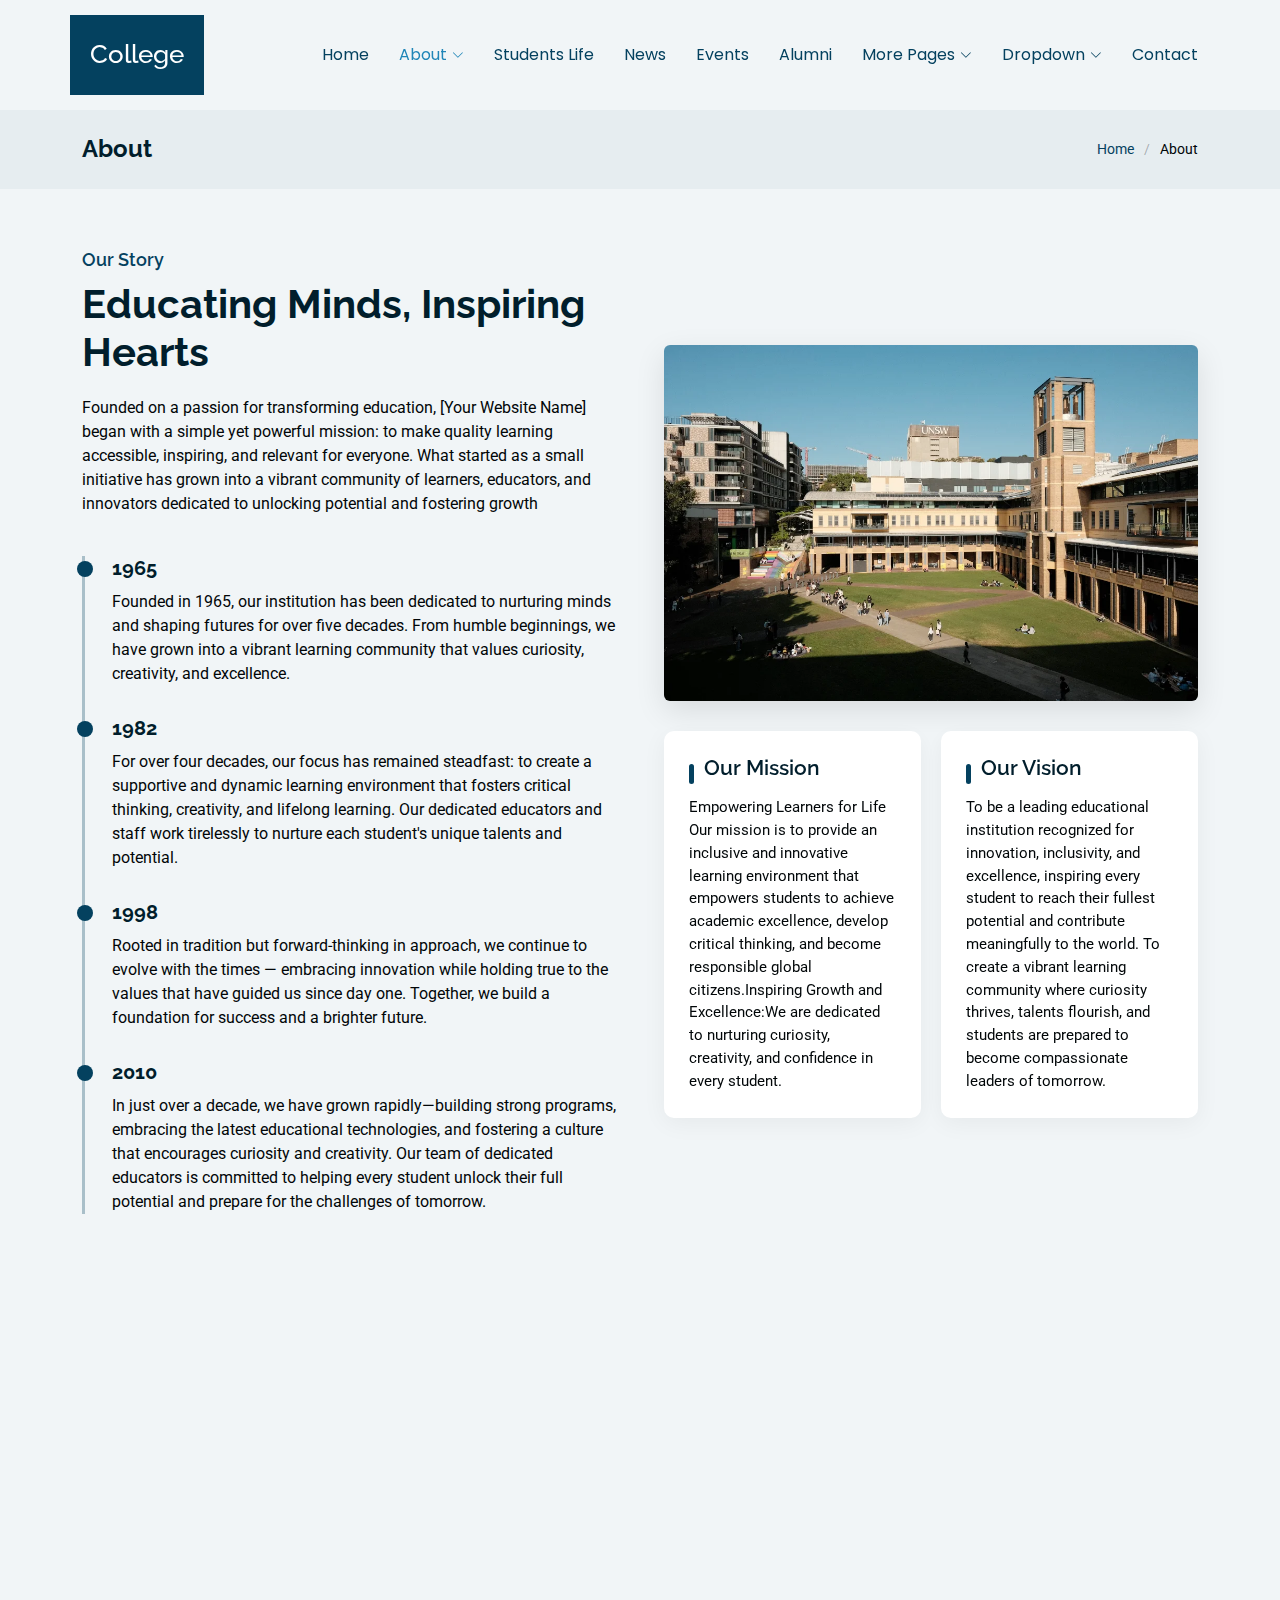
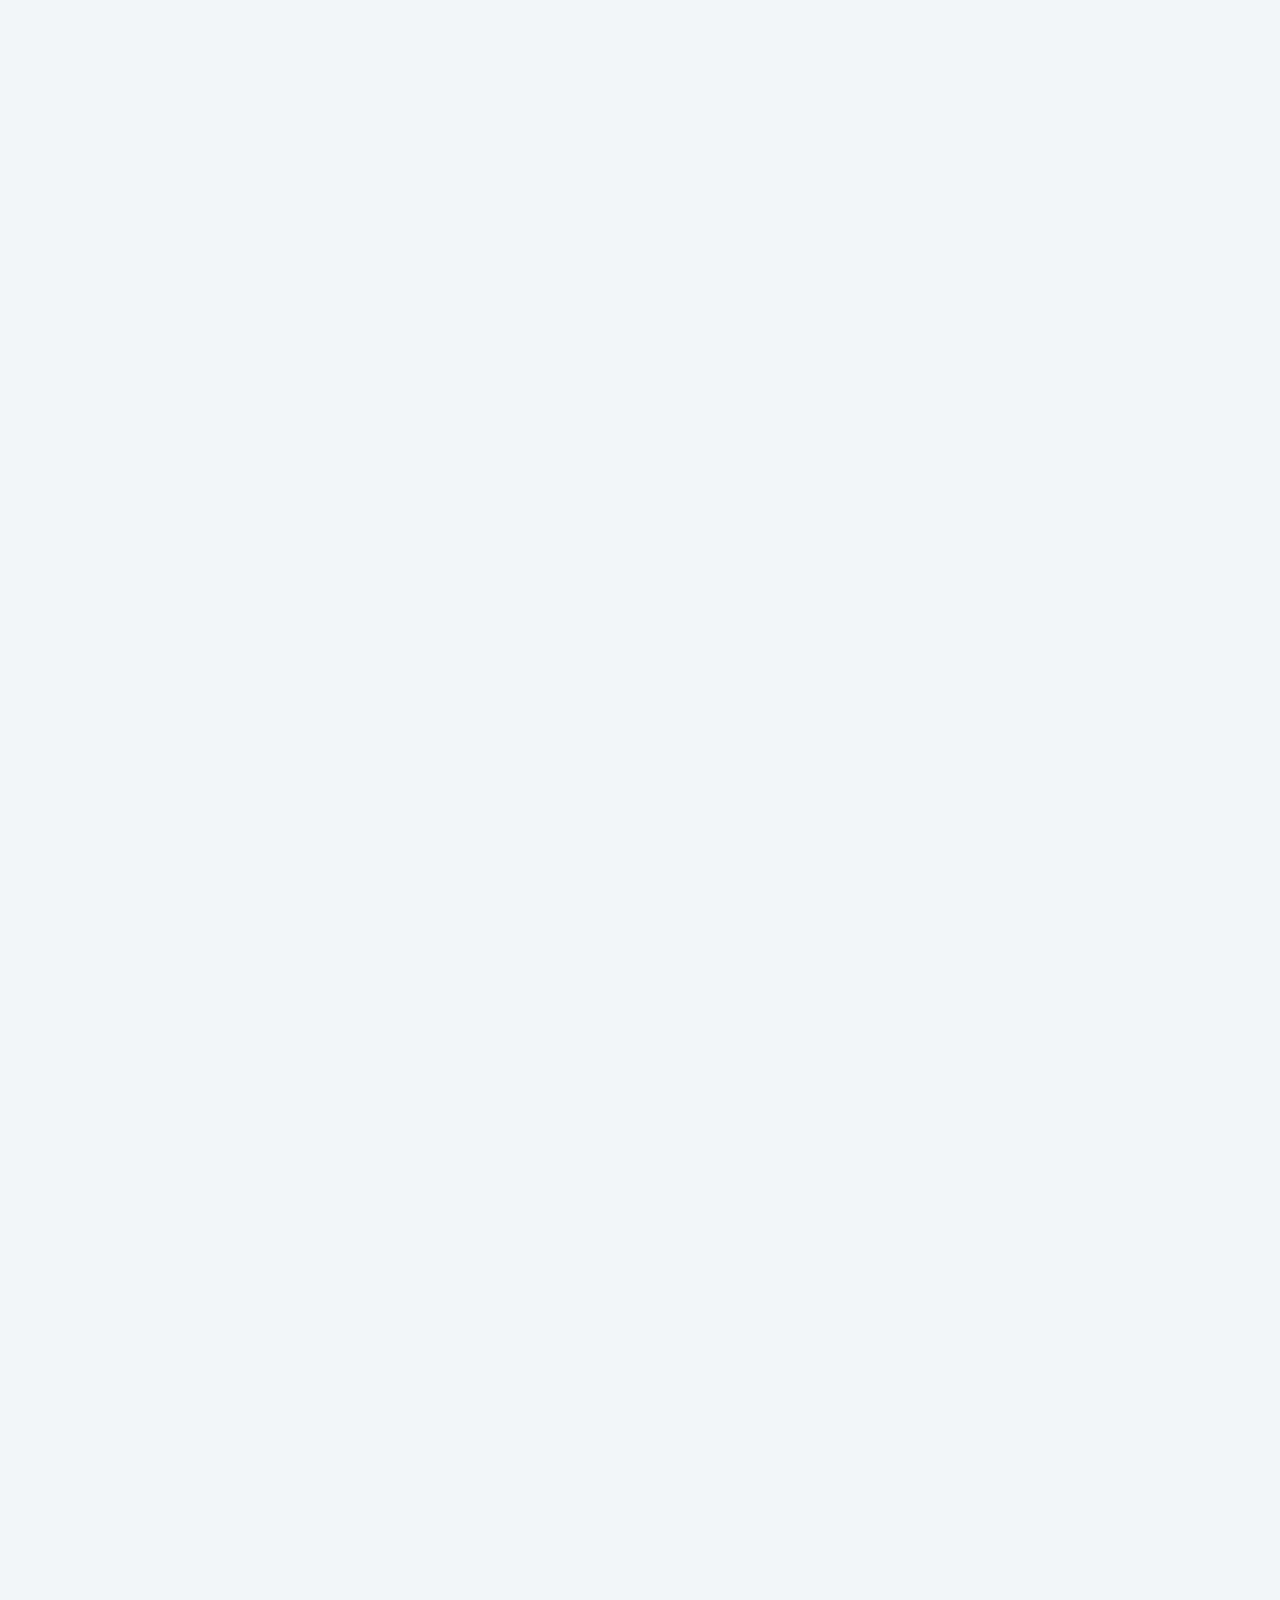
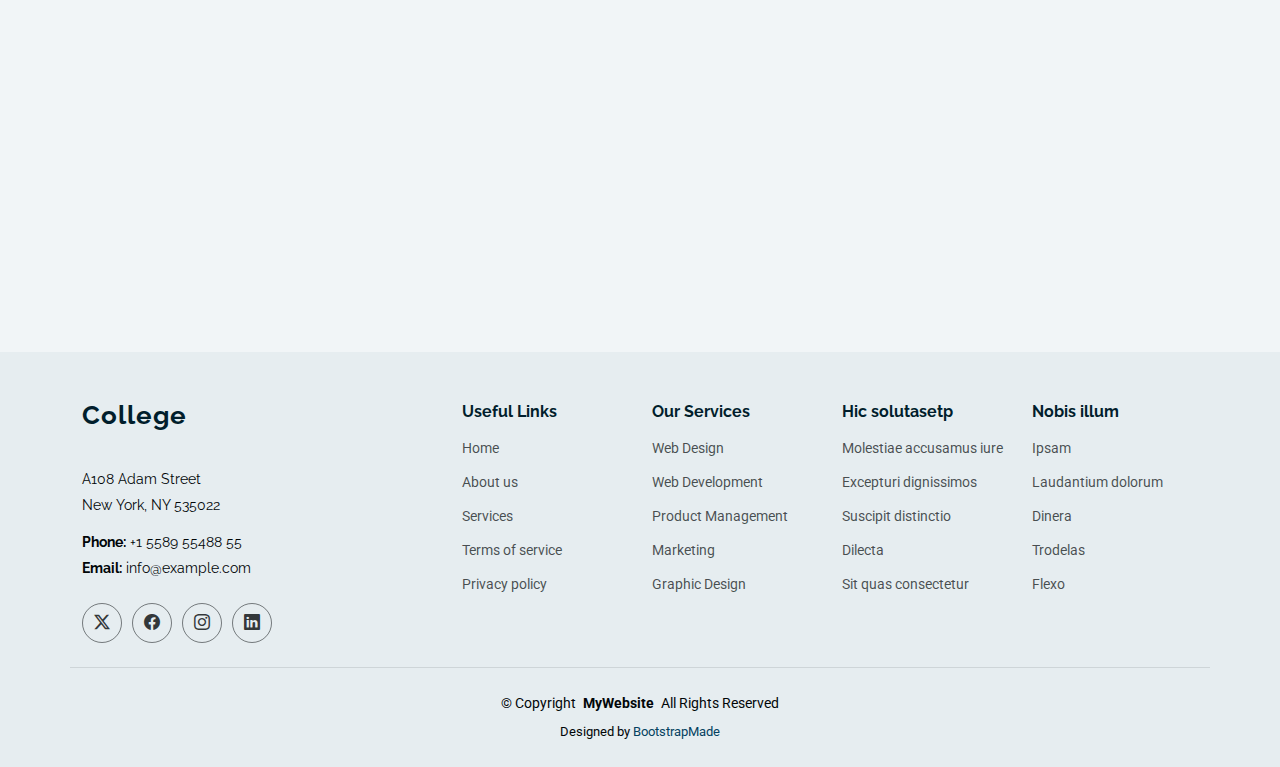
<file: about.html>
<!DOCTYPE html>
<html lang="en">

<head>
  <meta charset="utf-8">
  <meta content="width=device-width, initial-scale=1.0" name="viewport">
  <title>About - College Bootstrap Template</title>
  <meta name="description" content="">
  <meta name="keywords" content="">

  <!-- Favicons -->
  <link href="assets/img/favicon.png" rel="icon">
  <link href="assets/img/apple-touch-icon.png" rel="apple-touch-icon">

  <!-- Fonts -->
  <link href="https://fonts.googleapis.com" rel="preconnect">
  <link href="https://fonts.gstatic.com" rel="preconnect" crossorigin>
  <link href="https://fonts.googleapis.com/css2?family=Roboto:ital,wght@0,100;0,300;0,400;0,500;0,700;0,900;1,100;1,300;1,400;1,500;1,700;1,900&family=Poppins:ital,wght@0,100;0,200;0,300;0,400;0,500;0,600;0,700;0,800;0,900;1,100;1,200;1,300;1,400;1,500;1,600;1,700;1,800;1,900&family=Raleway:ital,wght@0,100;0,200;0,300;0,400;0,500;0,600;0,700;0,800;0,900;1,100;1,200;1,300;1,400;1,500;1,600;1,700;1,800;1,900&display=swap" rel="stylesheet">

  <!-- Vendor CSS Files -->
  <link href="assets/vendor/bootstrap/css/bootstrap.min.css" rel="stylesheet">
  <link href="assets/vendor/bootstrap-icons/bootstrap-icons.css" rel="stylesheet">
  <link href="assets/vendor/aos/aos.css" rel="stylesheet">
  <link href="assets/vendor/swiper/swiper-bundle.min.css" rel="stylesheet">
  <link href="assets/vendor/glightbox/css/glightbox.min.css" rel="stylesheet">

  <!-- Main CSS File -->
  <link href="assets/css/main.css" rel="stylesheet">

  <!-- =======================================================
  * Template Name: College
  * Template URL: https://bootstrapmade.com/college-bootstrap-education-template/
  * Updated: Jun 19 2025 with Bootstrap v5.3.6
  * Author: BootstrapMade.com
  * License: https://bootstrapmade.com/license/
  ======================================================== -->
</head>

<body class="about-page">

  <header id="header" class="header d-flex align-items-center sticky-top">
    <div class="header-container container-fluid container-xl position-relative d-flex align-items-center justify-content-end">

      <a href="index.html" class="logo d-flex align-items-center me-auto">
        <!-- Uncomment the line below if you also wish to use an image logo -->
        <!-- <img src="assets/img/logo.webp" alt=""> -->
        <h1 class="sitename">College</h1>
      </a>

      <nav id="navmenu" class="navmenu">
        <ul>
          <li><a href="index.html">Home</a></li>
          <li class="dropdown"><a href="about.html" class="active"><span>About</span> <i class="bi bi-chevron-down toggle-dropdown"></i></a>
            <ul>
              <li><a href="about.html" class="active">About Us</a></li>
              <li><a href="admissions.html">Admissions</a></li>
              <li><a href="academics.html">Academics</a></li>
              <li><a href="faculty-staff.html">Faculty &amp; Staff</a></li>
              <li><a href="campus-facilities.html">Campus &amp; Facilities</a></li>
            </ul>
          </li>

          <li><a href="students-life.html">Students Life</a></li>
          <li><a href="news.html">News</a></li>
          <li><a href="events.html">Events</a></li>
          <li><a href="alumni.html">Alumni</a></li>
          <li class="dropdown"><a href="#"><span>More Pages</span> <i class="bi bi-chevron-down toggle-dropdown"></i></a>
            <ul>
              <li><a href="news-details.html">News Details</a></li>
              <li><a href="event-details.html">Event Details</a></li>
              <li><a href="privacy.html">Privacy</a></li>
              <li><a href="terms-of-service.html">Terms of Service</a></li>
              <li><a href="404.html">Error 404</a></li>
              <li><a href="starter-page.html">Starter Page</a></li>
            </ul>
          </li>

          <li class="dropdown"><a href="#"><span>Dropdown</span> <i class="bi bi-chevron-down toggle-dropdown"></i></a>
            <ul>
              <li><a href="#">Dropdown 1</a></li>
              <li class="dropdown"><a href="#"><span>Deep Dropdown</span> <i class="bi bi-chevron-down toggle-dropdown"></i></a>
                <ul>
                  <li><a href="#">Deep Dropdown 1</a></li>
                  <li><a href="#">Deep Dropdown 2</a></li>
                  <li><a href="#">Deep Dropdown 3</a></li>
                  <li><a href="#">Deep Dropdown 4</a></li>
                  <li><a href="#">Deep Dropdown 5</a></li>
                </ul>
              </li>
              <li><a href="#">Dropdown 2</a></li>
              <li><a href="#">Dropdown 3</a></li>
              <li><a href="#">Dropdown 4</a></li>
            </ul>
          </li>
          <li><a href="contact.html">Contact</a></li>
        </ul>
        <i class="mobile-nav-toggle d-xl-none bi bi-list"></i>
      </nav>

    </div>
  </header>

  <main class="main">

    <!-- Page Title -->
    <div class="page-title light-background">
      <div class="container d-lg-flex justify-content-between align-items-center">
        <h1 class="mb-2 mb-lg-0">About</h1>
        <nav class="breadcrumbs">
          <ol>
            <li><a href="index.html">Home</a></li>
            <li class="current">About</li>
          </ol>
        </nav>
      </div>
    </div><!-- End Page Title -->

    <!-- History Section -->
    <section id="about" class="about section">

      <div class="container" data-aos="fade-up" data-aos-delay="100">

        <div class="row align-items-center g-5">
          <div class="col-lg-6">
            <div class="about-content" data-aos="fade-up" data-aos-delay="200">
              <h3>Our Story</h3>
              <h2>Educating Minds, Inspiring Hearts</h2>
              <p>Founded on a passion for transforming education, [Your Website Name] began with a simple yet powerful mission: to make quality learning accessible, inspiring, and relevant for everyone. What started as a small initiative has grown into a vibrant community of learners, educators, and innovators dedicated to unlocking potential and fostering growth</p>
           

              <div class="timeline">
                <div class="timeline-item">
                  <div class="timeline-dot"></div>
                  <div class="timeline-content">
                    <h4>1965</h4>
                    <p>Founded in 1965, our institution has been dedicated to nurturing minds and shaping futures for over five decades. From humble beginnings, we have grown into a vibrant learning community that values curiosity, creativity, and excellence.</p>
                  </div>
                </div>

                <div class="timeline-item">
                  <div class="timeline-dot"></div>
                  <div class="timeline-content">
                    <h4>1982</h4>
                    <p>For over four decades, our focus has remained steadfast: to create a supportive and dynamic learning environment that fosters critical thinking, creativity, and lifelong learning. Our dedicated educators and staff work tirelessly to nurture each student's unique talents and potential.</p>
                  </div>
                </div>

                <div class="timeline-item">
                  <div class="timeline-dot"></div>
                  <div class="timeline-content">
                    <h4>1998</h4>
                    <p>Rooted in tradition but forward-thinking in approach, we continue to evolve with the times — embracing innovation while holding true to the values that have guided us since day one. Together, we build a foundation for success and a brighter future.</p>
                  </div>
                </div>

                <div class="timeline-item">
                  <div class="timeline-dot"></div>
                  <div class="timeline-content">
                    <h4>2010</h4>
                    <p>In just over a decade, we have grown rapidly—building strong programs, embracing the latest educational technologies, and fostering a culture that encourages curiosity and creativity. Our team of dedicated educators is committed to helping every student unlock their full potential and prepare for the challenges of tomorrow.</p>
                  </div>
                </div>
              </div>
            </div>
          </div>

          <div class="col-lg-6">
            <div class="about-image" data-aos="zoom-in" data-aos-delay="300">
              <img src="assets/img/education/campus-5.webp" alt="Campus" class="img-fluid rounded">

              <div class="mission-vision" data-aos="fade-up" data-aos-delay="400">
                <div class="mission">
                  <h3>Our Mission</h3>
                  <p>Empowering Learners for Life
Our mission is to provide an inclusive and innovative learning environment that empowers students to achieve academic excellence, develop critical thinking, and become responsible global citizens.Inspiring Growth and Excellence:We are dedicated to nurturing curiosity, creativity, and confidence in every student.</p>
                </div>

                <div class="vision">
                  <h3>Our Vision</h3>
                  <p>To be a leading educational institution recognized for innovation, inclusivity, and excellence, inspiring every student to reach their fullest potential and contribute meaningfully to the world.
                  To create a vibrant learning community where curiosity thrives, talents flourish, and students are prepared to become compassionate leaders of tomorrow.
               </p>
                </div>
              </div>
            </div>
          </div>
        </div>

        <div class="row mt-5">
          <div class="col-lg-12">
            <div class="core-values" data-aos="fade-up" data-aos-delay="500">
              <h3 class="text-center mb-4">Core Values</h3>
              <div class="row row-cols-1 row-cols-md-2 row-cols-lg-4 g-4">
                <div class="col">
                  <div class="value-card">
                    <div class="value-icon">
                      <i class="bi bi-book"></i>
                    </div>
                    <h4>Academic Excellence</h4>
                    <p>Academic Excellence refers to outstanding achievement in education and learning. It typically involves consistently high performance in coursework, exams, and other academic assessments, as well as strong intellectual curiosity, critical thinking, and a commitment to learning..</p>
                  </div>
                </div>

                <div class="col">
                  <div class="value-card">
                    <div class="value-icon">
                      <i class="bi bi-people"></i>
                    </div>
                    <h4>Community Engagement</h4>
                    <p>Community engagement is the foundation of meaningful connection and shared growth. We believe in actively listening to, learning from, and working with the communities we serve. Through collaboration, outreach, and inclusive initiatives, we build trust, foster relationships, and create lasting impact.</p>
                  </div>
                </div>

                <div class="col">
                  <div class="value-card">
                    <div class="value-icon">
                      <i class="bi bi-lightbulb"></i>
                    </div>
                    <h4>Innovation</h4>
                    <p>Innovation is at the heart of everything we do. It drives us to challenge the status quo, think creatively, and develop solutions that make a real difference. By embracing change and pushing boundaries, we turn bold ideas into impactful outcomes—whether through cutting-edge technology, streamlined processes, or fresh perspectives.

</p>
                  </div>
                </div>

                <div class="col">
                  <div class="value-card">
                    <div class="value-icon">
                      <i class="bi bi-globe"></i>
                    </div>
                    <h4>Global Perspective</h4>
                    <p>A global perspective is essential in today’s interconnected world. It encourages us to understand diverse cultures, respect different viewpoints, and address challenges that cross borders. By embracing global awareness, we foster empathy, collaboration, and innovation that transcends geographical boundaries.</p>
                  </div>
                </div>
              </div>
            </div>
          </div>
        </div>

      </div>

    </section><!-- /History Section -->

    <!-- Leadership Section -->
    <section id="leadership" class="leadership section">

      <div class="container" data-aos="fade-up" data-aos-delay="100">

        <div class="intro-wrapper">
          <div class="row align-items-center">
            <div class="col-lg-6 order-lg-2 mb-5 mb-lg-0" data-aos="zoom-in" data-aos-delay="200">
              <div class="intro-image">
                <img src="assets/img/education/teacher-5.webp" alt="School Leadership" class="img-fluid rounded-lg">
                <div class="experience-badge">
                  <span class="years">35+</span>
                  <span class="text">Years of Educational Excellence</span>
                </div>
              </div>
            </div>
            <div class="col-lg-6 order-lg-1" data-aos="fade-up" data-aos-delay="300">
              <div class="intro-content">
                <span class="subtitle">Administration &amp; Leadership</span>
                <h2 class="title">Inspiring Leaders Shaping Tomorrow's Generation</h2>
                <p class="description">Lorem ipsum dolor sit amet, consectetur adipiscing elit. Etiam auctor euismod lobortis. Mauris ornare ante non justo mattis, vitae fermentum est commodo. Morbi eget tristique justo. Mauris id tellus tempus, ornare ligula egestas, ultricies libero.</p>
                <div class="highlights">
                  <div class="highlight-item">
                    <div class="icon-box">
                      <i class="bi bi-mortarboard-fill"></i>
                    </div>
                    <div class="content">
                      <h4>Expert Faculty</h4>
                      <p>Lorem ipsum dolor sit amet, consectetur adipiscing elit.</p>
                    </div>
                  </div>
                  <div class="highlight-item">
                    <div class="icon-box">
                      <i class="bi bi-graph-up-arrow"></i>
                    </div>
                    <div class="content">
                      <h4>Academic Excellence</h4>
                      <p>Lorem ipsum dolor sit amet, consectetur adipiscing elit.</p>
                    </div>
                  </div>
                </div>
              </div>
            </div>
          </div>
        </div>

        <div class="leadership-section" data-aos="fade-up">
          <div class="section-header text-center">
            <span class="subtitle">Our Team</span>
            <h2 class="title">Meet Our Distinguished Leadership</h2>
            <p class="description">Lorem ipsum dolor sit amet, consectetur adipiscing elit. Nunc aliquet scelerisque pellentesque. Praesent vestibulum scelerisque scelerisque.</p>
          </div>

          <div class="row g-4">
            <div class="col-xl-3 col-lg-4 col-md-6" data-aos="fade-up" data-aos-delay="100">
              <div class="team-card">
                <div class="card-inner">
                  <div class="card-front">
                    <div class="member-image">
                      <img src="assets/img/person/person-m-4.webp" alt="Principal" class="img-fluid">
                    </div>
                    <div class="member-info">
                      <h4>Dr. Robert Williams</h4>
                      <p>Principal</p>
                    </div>
                  </div>
                  <div class="card-back">
                    <h4>Dr. Robert Williams</h4>
                    <p class="position">Principal</p>
                    <p class="bio">Lorem ipsum dolor sit amet, consectetur adipiscing elit. Etiam auctor euismod lobortis.</p>
                    <div class="social-links">
                      <a href="#"><i class="bi bi-linkedin"></i></a>
                      <a href="#"><i class="bi bi-twitter-x"></i></a>
                      <a href="#"><i class="bi bi-envelope"></i></a>
                    </div>
                  </div>
                </div>
              </div>
            </div>

            <div class="col-xl-3 col-lg-4 col-md-6" data-aos="fade-up" data-aos-delay="200">
              <div class="team-card">
                <div class="card-inner">
                  <div class="card-front">
                    <div class="member-image">
                      <img src="assets/img/person/person-f-6.webp" alt="Vice Principal" class="img-fluid">
                    </div>
                    <div class="member-info">
                      <h4>Dr. Jennifer Parker</h4>
                      <p>Vice Principal</p>
                    </div>
                  </div>
                  <div class="card-back">
                    <h4>Dr. Jennifer Parker</h4>
                    <p class="position">Vice Principal</p>
                    <p class="bio">Lorem ipsum dolor sit amet, consectetur adipiscing elit. Etiam auctor euismod lobortis.</p>
                    <div class="social-links">
                      <a href="#"><i class="bi bi-linkedin"></i></a>
                      <a href="#"><i class="bi bi-twitter-x"></i></a>
                      <a href="#"><i class="bi bi-envelope"></i></a>
                    </div>
                  </div>
                </div>
              </div>
            </div>

            <div class="col-xl-3 col-lg-4 col-md-6" data-aos="fade-up" data-aos-delay="300">
              <div class="team-card">
                <div class="card-inner">
                  <div class="card-front">
                    <div class="member-image">
                      <img src="assets/img/person/person-m-9.webp" alt="Academic Dean" class="img-fluid">
                    </div>
                    <div class="member-info">
                      <h4>Prof. Michael Stevens</h4>
                      <p>Academic Dean</p>
                    </div>
                  </div>
                  <div class="card-back">
                    <h4>Prof. Michael Stevens</h4>
                    <p class="position">Academic Dean</p>
                    <p class="bio">Lorem ipsum dolor sit amet, consectetur adipiscing elit. Etiam auctor euismod lobortis.</p>
                    <div class="social-links">
                      <a href="#"><i class="bi bi-linkedin"></i></a>
                      <a href="#"><i class="bi bi-twitter-x"></i></a>
                      <a href="#"><i class="bi bi-envelope"></i></a>
                    </div>
                  </div>
                </div>
              </div>
            </div>

            <div class="col-xl-3 col-lg-4 col-md-6" data-aos="fade-up" data-aos-delay="400">
              <div class="team-card">
                <div class="card-inner">
                  <div class="card-front">
                    <div class="member-image">
                      <img src="assets/img/person/person-f-5.webp" alt="Student Affairs" class="img-fluid">
                    </div>
                    <div class="member-info">
                      <h4>Dr. Angela Martinez</h4>
                      <p>Student Affairs</p>
                    </div>
                  </div>
                  <div class="card-back">
                    <h4>Dr. Angela Martinez</h4>
                    <p class="position">Student Affairs</p>
                    <p class="bio">Lorem ipsum dolor sit amet, consectetur adipiscing elit. Etiam auctor euismod lobortis.</p>
                    <div class="social-links">
                      <a href="#"><i class="bi bi-linkedin"></i></a>
                      <a href="#"><i class="bi bi-twitter-x"></i></a>
                      <a href="#"><i class="bi bi-envelope"></i></a>
                    </div>
                  </div>
                </div>
              </div>
            </div>

            <div class="col-xl-3 col-lg-4 col-md-6" data-aos="fade-up" data-aos-delay="100">
              <div class="team-card">
                <div class="card-inner">
                  <div class="card-front">
                    <div class="member-image">
                      <img src="assets/img/person/person-f-7.webp" alt="Admissions Director" class="img-fluid">
                    </div>
                    <div class="member-info">
                      <h4>Sophia Rodriguez</h4>
                      <p>Admissions Director</p>
                    </div>
                  </div>
                  <div class="card-back">
                    <h4>Sophia Rodriguez</h4>
                    <p class="position">Admissions Director</p>
                    <p class="bio">Lorem ipsum dolor sit amet, consectetur adipiscing elit. Etiam auctor euismod lobortis.</p>
                    <div class="social-links">
                      <a href="#"><i class="bi bi-linkedin"></i></a>
                      <a href="#"><i class="bi bi-twitter-x"></i></a>
                      <a href="#"><i class="bi bi-envelope"></i></a>
                    </div>
                  </div>
                </div>
              </div>
            </div>

            <div class="col-xl-3 col-lg-4 col-md-6" data-aos="fade-up" data-aos-delay="200">
              <div class="team-card">
                <div class="card-inner">
                  <div class="card-front">
                    <div class="member-image">
                      <img src="assets/img/person/person-m-8.webp" alt="Technology Director" class="img-fluid">
                    </div>
                    <div class="member-info">
                      <h4>James Thompson</h4>
                      <p>Technology Director</p>
                    </div>
                  </div>
                  <div class="card-back">
                    <h4>James Thompson</h4>
                    <p class="position">Technology Director</p>
                    <p class="bio">Lorem ipsum dolor sit amet, consectetur adipiscing elit. Etiam auctor euismod lobortis.</p>
                    <div class="social-links">
                      <a href="#"><i class="bi bi-linkedin"></i></a>
                      <a href="#"><i class="bi bi-twitter-x"></i></a>
                      <a href="#"><i class="bi bi-envelope"></i></a>
                    </div>
                  </div>
                </div>
              </div>
            </div>

            <div class="col-xl-3 col-lg-4 col-md-6" data-aos="fade-up" data-aos-delay="300">
              <div class="team-card">
                <div class="card-inner">
                  <div class="card-front">
                    <div class="member-image">
                      <img src="assets/img/person/person-m-3.webp" alt="Athletics Director" class="img-fluid">
                    </div>
                    <div class="member-info">
                      <h4>Daniel Wilson</h4>
                      <p>Athletics Director</p>
                    </div>
                  </div>
                  <div class="card-back">
                    <h4>Daniel Wilson</h4>
                    <p class="position">Athletics Director</p>
                    <p class="bio">Lorem ipsum dolor sit amet, consectetur adipiscing elit. Etiam auctor euismod lobortis.</p>
                    <div class="social-links">
                      <a href="#"><i class="bi bi-linkedin"></i></a>
                      <a href="#"><i class="bi bi-twitter-x"></i></a>
                      <a href="#"><i class="bi bi-envelope"></i></a>
                    </div>
                  </div>
                </div>
              </div>
            </div>

            <div class="col-xl-3 col-lg-4 col-md-6" data-aos="fade-up" data-aos-delay="400">
              <div class="team-card">
                <div class="card-inner">
                  <div class="card-front">
                    <div class="member-image">
                      <img src="assets/img/person/person-f-4.webp" alt="Counseling Head" class="img-fluid">
                    </div>
                    <div class="member-info">
                      <h4>Dr. Emily Chen</h4>
                      <p>Counseling Head</p>
                    </div>
                  </div>
                  <div class="card-back">
                    <h4>Dr. Emily Chen</h4>
                    <p class="position">Counseling Head</p>
                    <p class="bio">Lorem ipsum dolor sit amet, consectetur adipiscing elit. Etiam auctor euismod lobortis.</p>
                    <div class="social-links">
                      <a href="#"><i class="bi bi-linkedin"></i></a>
                      <a href="#"><i class="bi bi-twitter-x"></i></a>
                      <a href="#"><i class="bi bi-envelope"></i></a>
                    </div>
                  </div>
                </div>
              </div>
            </div>
          </div>
        </div>

      </div>

    </section><!-- /Leadership Section -->

  </main>

  <footer id="footer" class="footer position-relative light-background">

    <div class="container footer-top">
      <div class="row gy-4">
        <div class="col-lg-4 col-md-6 footer-about">
          <a href="index.html" class="logo d-flex align-items-center">
            <span class="sitename">College</span>
          </a>
          <div class="footer-contact pt-3">
            <p>A108 Adam Street</p>
            <p>New York, NY 535022</p>
            <p class="mt-3"><strong>Phone:</strong> <span>+1 5589 55488 55</span></p>
            <p><strong>Email:</strong> <span>info@example.com</span></p>
          </div>
          <div class="social-links d-flex mt-4">
            <a href=""><i class="bi bi-twitter-x"></i></a>
            <a href=""><i class="bi bi-facebook"></i></a>
            <a href=""><i class="bi bi-instagram"></i></a>
            <a href=""><i class="bi bi-linkedin"></i></a>
          </div>
        </div>

        <div class="col-lg-2 col-md-3 footer-links">
          <h4>Useful Links</h4>
          <ul>
            <li><a href="#">Home</a></li>
            <li><a href="#">About us</a></li>
            <li><a href="#">Services</a></li>
            <li><a href="#">Terms of service</a></li>
            <li><a href="#">Privacy policy</a></li>
          </ul>
        </div>

        <div class="col-lg-2 col-md-3 footer-links">
          <h4>Our Services</h4>
          <ul>
            <li><a href="#">Web Design</a></li>
            <li><a href="#">Web Development</a></li>
            <li><a href="#">Product Management</a></li>
            <li><a href="#">Marketing</a></li>
            <li><a href="#">Graphic Design</a></li>
          </ul>
        </div>

        <div class="col-lg-2 col-md-3 footer-links">
          <h4>Hic solutasetp</h4>
          <ul>
            <li><a href="#">Molestiae accusamus iure</a></li>
            <li><a href="#">Excepturi dignissimos</a></li>
            <li><a href="#">Suscipit distinctio</a></li>
            <li><a href="#">Dilecta</a></li>
            <li><a href="#">Sit quas consectetur</a></li>
          </ul>
        </div>

        <div class="col-lg-2 col-md-3 footer-links">
          <h4>Nobis illum</h4>
          <ul>
            <li><a href="#">Ipsam</a></li>
            <li><a href="#">Laudantium dolorum</a></li>
            <li><a href="#">Dinera</a></li>
            <li><a href="#">Trodelas</a></li>
            <li><a href="#">Flexo</a></li>
          </ul>
        </div>

      </div>
    </div>

    <div class="container copyright text-center mt-4">
      <p>© <span>Copyright</span> <strong class="px-1 sitename">MyWebsite</strong> <span>All Rights Reserved</span></p>
      <div class="credits">
        <!-- All the links in the footer should remain intact. -->
        <!-- You can delete the links only if you've purchased the pro version. -->
        <!-- Licensing information: https://bootstrapmade.com/license/ -->
        <!-- Purchase the pro version with working PHP/AJAX contact form: [buy-url] -->
        Designed by <a href="https://bootstrapmade.com/">BootstrapMade</a>
      </div>
    </div>

  </footer>

  <!-- Scroll Top -->
  <a href="#" id="scroll-top" class="scroll-top d-flex align-items-center justify-content-center"><i class="bi bi-arrow-up-short"></i></a>

  <!-- Preloader -->
  <div id="preloader"></div>

  <!-- Vendor JS Files -->
  <script src="assets/vendor/bootstrap/js/bootstrap.bundle.min.js"></script>
  <script src="assets/vendor/php-email-form/validate.js"></script>
  <script src="assets/vendor/aos/aos.js"></script>
  <script src="assets/vendor/swiper/swiper-bundle.min.js"></script>
  <script src="assets/vendor/purecounter/purecounter_vanilla.js"></script>
  <script src="assets/vendor/imagesloaded/imagesloaded.pkgd.min.js"></script>
  <script src="assets/vendor/isotope-layout/isotope.pkgd.min.js"></script>
  <script src="assets/vendor/glightbox/js/glightbox.min.js"></script>

  <!-- Main JS File -->
  <script src="assets/js/main.js"></script>

</body>

</html>
</file>
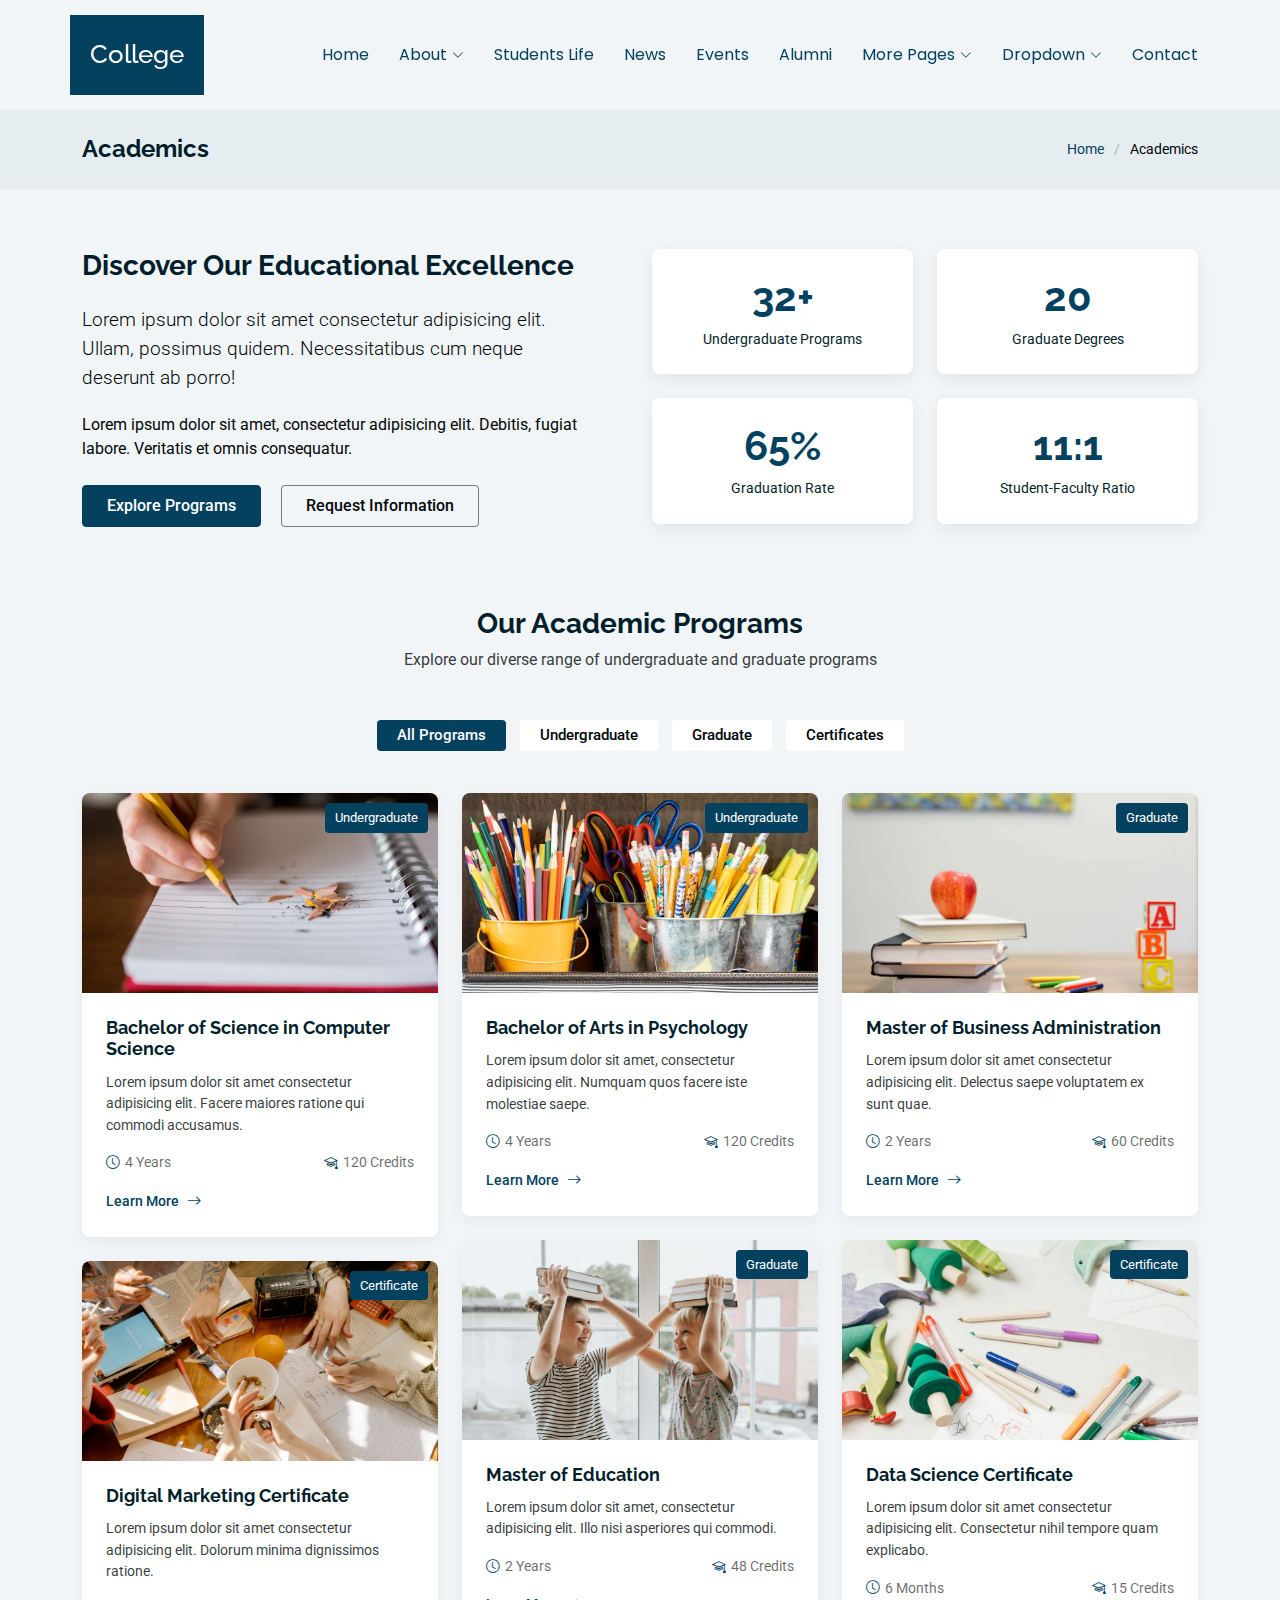
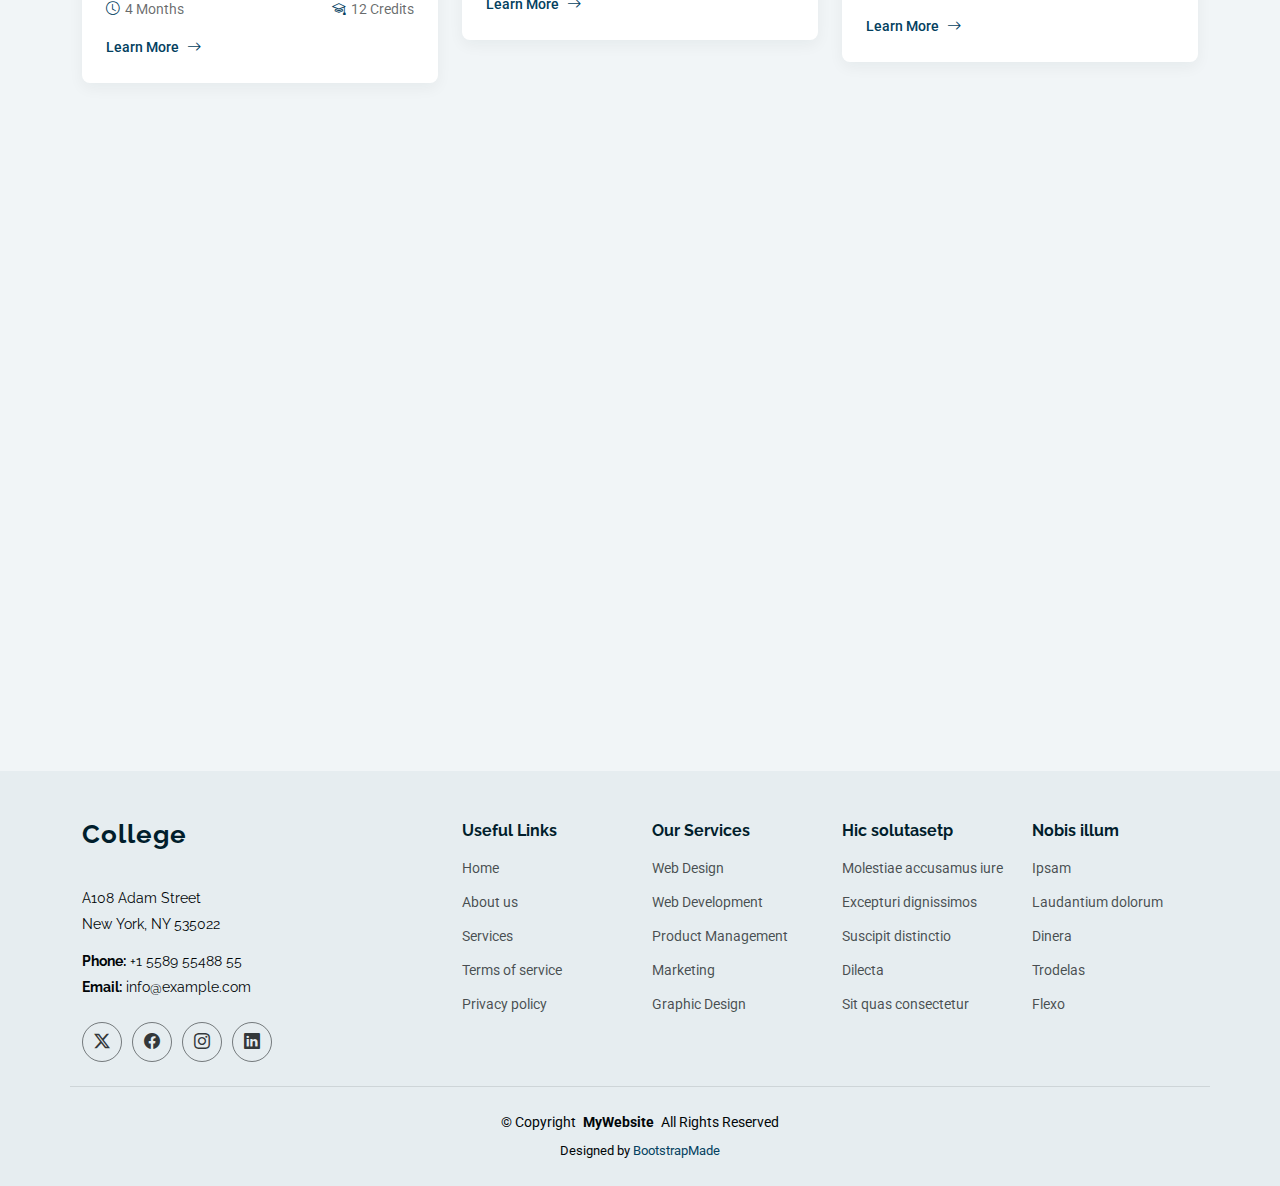
<file: academics.html>
<!DOCTYPE html>
<html lang="en">

<head>
  <meta charset="utf-8">
  <meta content="width=device-width, initial-scale=1.0" name="viewport">
  <title>Academics - College Bootstrap Template</title>
  <meta name="description" content="">
  <meta name="keywords" content="">

  <!-- Favicons -->
  <link href="assets/img/favicon.png" rel="icon">
  <link href="assets/img/apple-touch-icon.png" rel="apple-touch-icon">

  <!-- Fonts -->
  <link href="https://fonts.googleapis.com" rel="preconnect">
  <link href="https://fonts.gstatic.com" rel="preconnect" crossorigin>
  <link href="https://fonts.googleapis.com/css2?family=Roboto:ital,wght@0,100;0,300;0,400;0,500;0,700;0,900;1,100;1,300;1,400;1,500;1,700;1,900&family=Poppins:ital,wght@0,100;0,200;0,300;0,400;0,500;0,600;0,700;0,800;0,900;1,100;1,200;1,300;1,400;1,500;1,600;1,700;1,800;1,900&family=Raleway:ital,wght@0,100;0,200;0,300;0,400;0,500;0,600;0,700;0,800;0,900;1,100;1,200;1,300;1,400;1,500;1,600;1,700;1,800;1,900&display=swap" rel="stylesheet">

  <!-- Vendor CSS Files -->
  <link href="assets/vendor/bootstrap/css/bootstrap.min.css" rel="stylesheet">
  <link href="assets/vendor/bootstrap-icons/bootstrap-icons.css" rel="stylesheet">
  <link href="assets/vendor/aos/aos.css" rel="stylesheet">
  <link href="assets/vendor/swiper/swiper-bundle.min.css" rel="stylesheet">
  <link href="assets/vendor/glightbox/css/glightbox.min.css" rel="stylesheet">

  <!-- Main CSS File -->
  <link href="assets/css/main.css" rel="stylesheet">

  <!-- =======================================================
  * Template Name: College
  * Template URL: https://bootstrapmade.com/college-bootstrap-education-template/
  * Updated: Jun 19 2025 with Bootstrap v5.3.6
  * Author: BootstrapMade.com
  * License: https://bootstrapmade.com/license/
  ======================================================== -->
</head>

<body class="academics-page">

  <header id="header" class="header d-flex align-items-center sticky-top">
    <div class="header-container container-fluid container-xl position-relative d-flex align-items-center justify-content-end">

      <a href="index.html" class="logo d-flex align-items-center me-auto">
        <!-- Uncomment the line below if you also wish to use an image logo -->
        <!-- <img src="assets/img/logo.webp" alt=""> -->
        <h1 class="sitename">College</h1>
      </a>

      <nav id="navmenu" class="navmenu">
        <ul>
          <li><a href="index.html">Home</a></li>
          <li class="dropdown"><a href="about.html"><span>About</span> <i class="bi bi-chevron-down toggle-dropdown"></i></a>
            <ul>
              <li><a href="about.html">About Us</a></li>
              <li><a href="admissions.html">Admissions</a></li>
              <li><a href="academics.html" class="active">Academics</a></li>
              <li><a href="faculty-staff.html">Faculty &amp; Staff</a></li>
              <li><a href="campus-facilities.html">Campus &amp; Facilities</a></li>
            </ul>
          </li>

          <li><a href="students-life.html">Students Life</a></li>
          <li><a href="news.html">News</a></li>
          <li><a href="events.html">Events</a></li>
          <li><a href="alumni.html">Alumni</a></li>
          <li class="dropdown"><a href="#"><span>More Pages</span> <i class="bi bi-chevron-down toggle-dropdown"></i></a>
            <ul>
              <li><a href="news-details.html">News Details</a></li>
              <li><a href="event-details.html">Event Details</a></li>
              <li><a href="privacy.html">Privacy</a></li>
              <li><a href="terms-of-service.html">Terms of Service</a></li>
              <li><a href="404.html">Error 404</a></li>
              <li><a href="starter-page.html">Starter Page</a></li>
            </ul>
          </li>

          <li class="dropdown"><a href="#"><span>Dropdown</span> <i class="bi bi-chevron-down toggle-dropdown"></i></a>
            <ul>
              <li><a href="#">Dropdown 1</a></li>
              <li class="dropdown"><a href="#"><span>Deep Dropdown</span> <i class="bi bi-chevron-down toggle-dropdown"></i></a>
                <ul>
                  <li><a href="#">Deep Dropdown 1</a></li>
                  <li><a href="#">Deep Dropdown 2</a></li>
                  <li><a href="#">Deep Dropdown 3</a></li>
                  <li><a href="#">Deep Dropdown 4</a></li>
                  <li><a href="#">Deep Dropdown 5</a></li>
                </ul>
              </li>
              <li><a href="#">Dropdown 2</a></li>
              <li><a href="#">Dropdown 3</a></li>
              <li><a href="#">Dropdown 4</a></li>
            </ul>
          </li>
          <li><a href="contact.html">Contact</a></li>
        </ul>
        <i class="mobile-nav-toggle d-xl-none bi bi-list"></i>
      </nav>

    </div>
  </header>

  <main class="main">

    <!-- Page Title -->
    <div class="page-title light-background">
      <div class="container d-lg-flex justify-content-between align-items-center">
        <h1 class="mb-2 mb-lg-0">Academics</h1>
        <nav class="breadcrumbs">
          <ol>
            <li><a href="index.html">Home</a></li>
            <li class="current">Academics</li>
          </ol>
        </nav>
      </div>
    </div><!-- End Page Title -->

    <!-- Academics Section -->
    <section id="academics" class="academics section">

      <div class="container" data-aos="fade-up" data-aos-delay="100">

        <div class="row mb-5">
          <div class="col-lg-6" data-aos="fade-right" data-aos-delay="200">
            <div class="section-intro pe-lg-5">
              <h3 class="section-heading">Discover Our Educational Excellence</h3>
              <p class="lead">Lorem ipsum dolor sit amet consectetur adipisicing elit. Ullam, possimus quidem. Necessitatibus cum neque deserunt ab porro!</p>
              <p>Lorem ipsum dolor sit amet, consectetur adipisicing elit. Debitis, fugiat labore. Veritatis et omnis consequatur.</p>
              <div class="cta-buttons mt-4">
                <a href="#" class="btn btn-primary me-3">Explore Programs</a>
                <a href="#" class="btn btn-outline">Request Information</a>
              </div>
            </div>
          </div>
          <div class="col-lg-6" data-aos="fade-left" data-aos-delay="300">
            <div class="row key-metrics g-4">
              <div class="col-6">
                <div class="metric-card">
                  <h2><span data-purecounter-start="0" data-purecounter-end="45" data-purecounter-duration="1" class="purecounter"></span>+</h2>
                  <p>Undergraduate Programs</p>
                </div>
              </div>
              <div class="col-6">
                <div class="metric-card">
                  <h2><span data-purecounter-start="0" data-purecounter-end="28" data-purecounter-duration="1" class="purecounter"></span></h2>
                  <p>Graduate Degrees</p>
                </div>
              </div>
              <div class="col-6">
                <div class="metric-card">
                  <h2><span data-purecounter-start="0" data-purecounter-end="92" data-purecounter-duration="1" class="purecounter"></span>%</h2>
                  <p>Graduation Rate</p>
                </div>
              </div>
              <div class="col-6">
                <div class="metric-card">
                  <h2><span data-purecounter-start="0" data-purecounter-end="15" data-purecounter-duration="1" class="purecounter"></span>:1</h2>
                  <p>Student-Faculty Ratio</p>
                </div>
              </div>
            </div>
          </div>
        </div>

        <div class="programs-section mb-5">
          <div class="section-header text-center mb-5" data-aos="fade-up" data-aos-delay="200">
            <h3>Our Academic Programs</h3>
            <p>Explore our diverse range of undergraduate and graduate programs</p>
          </div>

          <div class="isotope-layout" data-default-filter="*" data-layout="masonry" data-sort="original-order">
            <ul class="programs-filters isotope-filters" data-aos="fade-up" data-aos-delay="100">
              <li data-filter="*" class="filter-active">All Programs</li>
              <li data-filter=".filter-undergraduate">Undergraduate</li>
              <li data-filter=".filter-graduate">Graduate</li>
              <li data-filter=".filter-certificate">Certificates</li>
            </ul>

            <div class="row gy-4 isotope-container" data-aos="fade-up" data-aos-delay="200">
              <div class="col-lg-4 col-md-6 program-item isotope-item filter-undergraduate">
                <div class="program-card">
                  <div class="program-img">
                    <img src="assets/img/education/education-1.webp" alt="Bachelor of Science in Computer Science" class="img-fluid">
                    <div class="program-tag">Undergraduate</div>
                  </div>
                  <div class="program-content">
                    <h4>Bachelor of Science in Computer Science</h4>
                    <p>Lorem ipsum dolor sit amet consectetur adipisicing elit. Facere maiores ratione qui commodi accusamus.</p>
                    <div class="program-meta">
                      <div class="meta-item">
                        <i class="bi bi-clock"></i>
                        <span>4 Years</span>
                      </div>
                      <div class="meta-item">
                        <i class="bi bi-mortarboard"></i>
                        <span>120 Credits</span>
                      </div>
                    </div>
                    <a href="#" class="program-link">Learn More <i class="bi bi-arrow-right"></i></a>
                  </div>
                </div>
              </div>

              <div class="col-lg-4 col-md-6 program-item isotope-item filter-undergraduate">
                <div class="program-card">
                  <div class="program-img">
                    <img src="assets/img/education/education-3.webp" alt="Bachelor of Arts in Psychology" class="img-fluid">
                    <div class="program-tag">Undergraduate</div>
                  </div>
                  <div class="program-content">
                    <h4>Bachelor of Arts in Psychology</h4>
                    <p>Lorem ipsum dolor sit amet, consectetur adipisicing elit. Numquam quos facere iste molestiae saepe.</p>
                    <div class="program-meta">
                      <div class="meta-item">
                        <i class="bi bi-clock"></i>
                        <span>4 Years</span>
                      </div>
                      <div class="meta-item">
                        <i class="bi bi-mortarboard"></i>
                        <span>120 Credits</span>
                      </div>
                    </div>
                    <a href="#" class="program-link">Learn More <i class="bi bi-arrow-right"></i></a>
                  </div>
                </div>
              </div>

              <div class="col-lg-4 col-md-6 program-item isotope-item filter-graduate">
                <div class="program-card">
                  <div class="program-img">
                    <img src="assets/img/education/education-5.webp" alt="Master of Business Administration" class="img-fluid">
                    <div class="program-tag">Graduate</div>
                  </div>
                  <div class="program-content">
                    <h4>Master of Business Administration</h4>
                    <p>Lorem ipsum dolor sit amet consectetur adipisicing elit. Delectus saepe voluptatem ex sunt quae.</p>
                    <div class="program-meta">
                      <div class="meta-item">
                        <i class="bi bi-clock"></i>
                        <span>2 Years</span>
                      </div>
                      <div class="meta-item">
                        <i class="bi bi-mortarboard"></i>
                        <span>60 Credits</span>
                      </div>
                    </div>
                    <a href="#" class="program-link">Learn More <i class="bi bi-arrow-right"></i></a>
                  </div>
                </div>
              </div>

              <div class="col-lg-4 col-md-6 program-item isotope-item filter-graduate">
                <div class="program-card">
                  <div class="program-img">
                    <img src="assets/img/education/education-7.webp" alt="Master of Education" class="img-fluid">
                    <div class="program-tag">Graduate</div>
                  </div>
                  <div class="program-content">
                    <h4>Master of Education</h4>
                    <p>Lorem ipsum dolor sit amet, consectetur adipisicing elit. Illo nisi asperiores qui commodi.</p>
                    <div class="program-meta">
                      <div class="meta-item">
                        <i class="bi bi-clock"></i>
                        <span>2 Years</span>
                      </div>
                      <div class="meta-item">
                        <i class="bi bi-mortarboard"></i>
                        <span>48 Credits</span>
                      </div>
                    </div>
                    <a href="#" class="program-link">Learn More <i class="bi bi-arrow-right"></i></a>
                  </div>
                </div>
              </div>

              <div class="col-lg-4 col-md-6 program-item isotope-item filter-certificate">
                <div class="program-card">
                  <div class="program-img">
                    <img src="assets/img/education/education-9.webp" alt="Data Science Certificate" class="img-fluid">
                    <div class="program-tag">Certificate</div>
                  </div>
                  <div class="program-content">
                    <h4>Data Science Certificate</h4>
                    <p>Lorem ipsum dolor sit amet consectetur adipisicing elit. Consectetur nihil tempore quam explicabo.</p>
                    <div class="program-meta">
                      <div class="meta-item">
                        <i class="bi bi-clock"></i>
                        <span>6 Months</span>
                      </div>
                      <div class="meta-item">
                        <i class="bi bi-mortarboard"></i>
                        <span>15 Credits</span>
                      </div>
                    </div>
                    <a href="#" class="program-link">Learn More <i class="bi bi-arrow-right"></i></a>
                  </div>
                </div>
              </div>

              <div class="col-lg-4 col-md-6 program-item isotope-item filter-certificate">
                <div class="program-card">
                  <div class="program-img">
                    <img src="assets/img/education/education-10.webp" alt="Digital Marketing Certificate" class="img-fluid">
                    <div class="program-tag">Certificate</div>
                  </div>
                  <div class="program-content">
                    <h4>Digital Marketing Certificate</h4>
                    <p>Lorem ipsum dolor sit amet consectetur adipisicing elit. Dolorum minima dignissimos ratione.</p>
                    <div class="program-meta">
                      <div class="meta-item">
                        <i class="bi bi-clock"></i>
                        <span>4 Months</span>
                      </div>
                      <div class="meta-item">
                        <i class="bi bi-mortarboard"></i>
                        <span>12 Credits</span>
                      </div>
                    </div>
                    <a href="#" class="program-link">Learn More <i class="bi bi-arrow-right"></i></a>
                  </div>
                </div>
              </div>
            </div>
          </div>
        </div>

        <div class="faculty-section">
          <div class="section-header text-center mb-5" data-aos="fade-up" data-aos-delay="200">
            <h3>Meet Our Faculty</h3>
            <p>Learn from experienced educators and industry leaders</p>
          </div>

          <div class="row g-4">
            <div class="col-lg-3 col-md-6" data-aos="fade-up" data-aos-delay="100">
              <div class="faculty-card">
                <div class="faculty-img">
                  <img src="assets/img/person/person-m-3.webp" alt="Dr. Michael Reynolds" class="img-fluid">
                </div>
                <div class="faculty-content">
                  <h4>Dr. Michael Reynolds</h4>
                  <p class="faculty-position">Computer Science</p>
                  <div class="faculty-social">
                    <a href="#"><i class="bi bi-linkedin"></i></a>
                    <a href="#"><i class="bi bi-twitter"></i></a>
                    <a href="#"><i class="bi bi-envelope"></i></a>
                  </div>
                </div>
              </div>
            </div>

            <div class="col-lg-3 col-md-6" data-aos="fade-up" data-aos-delay="200">
              <div class="faculty-card">
                <div class="faculty-img">
                  <img src="assets/img/person/person-f-5.webp" alt="Dr. Sarah Johnson" class="img-fluid">
                </div>
                <div class="faculty-content">
                  <h4>Dr. Sarah Johnson</h4>
                  <p class="faculty-position">Psychology</p>
                  <div class="faculty-social">
                    <a href="#"><i class="bi bi-linkedin"></i></a>
                    <a href="#"><i class="bi bi-twitter"></i></a>
                    <a href="#"><i class="bi bi-envelope"></i></a>
                  </div>
                </div>
              </div>
            </div>

            <div class="col-lg-3 col-md-6" data-aos="fade-up" data-aos-delay="300">
              <div class="faculty-card">
                <div class="faculty-img">
                  <img src="assets/img/person/person-m-7.webp" alt="Dr. Robert Chen" class="img-fluid">
                </div>
                <div class="faculty-content">
                  <h4>Dr. Robert Chen</h4>
                  <p class="faculty-position">Business Administration</p>
                  <div class="faculty-social">
                    <a href="#"><i class="bi bi-linkedin"></i></a>
                    <a href="#"><i class="bi bi-twitter"></i></a>
                    <a href="#"><i class="bi bi-envelope"></i></a>
                  </div>
                </div>
              </div>
            </div>

            <div class="col-lg-3 col-md-6" data-aos="fade-up" data-aos-delay="400">
              <div class="faculty-card">
                <div class="faculty-img">
                  <img src="assets/img/person/person-f-9.webp" alt="Dr. Emily Davis" class="img-fluid">
                </div>
                <div class="faculty-content">
                  <h4>Dr. Emily Davis</h4>
                  <p class="faculty-position">Education</p>
                  <div class="faculty-social">
                    <a href="#"><i class="bi bi-linkedin"></i></a>
                    <a href="#"><i class="bi bi-twitter"></i></a>
                    <a href="#"><i class="bi bi-envelope"></i></a>
                  </div>
                </div>
              </div>
            </div>
          </div>
        </div>

      </div>

    </section><!-- /Academics Section -->

  </main>

  <footer id="footer" class="footer position-relative light-background">

    <div class="container footer-top">
      <div class="row gy-4">
        <div class="col-lg-4 col-md-6 footer-about">
          <a href="index.html" class="logo d-flex align-items-center">
            <span class="sitename">College</span>
          </a>
          <div class="footer-contact pt-3">
            <p>A108 Adam Street</p>
            <p>New York, NY 535022</p>
            <p class="mt-3"><strong>Phone:</strong> <span>+1 5589 55488 55</span></p>
            <p><strong>Email:</strong> <span>info@example.com</span></p>
          </div>
          <div class="social-links d-flex mt-4">
            <a href=""><i class="bi bi-twitter-x"></i></a>
            <a href=""><i class="bi bi-facebook"></i></a>
            <a href=""><i class="bi bi-instagram"></i></a>
            <a href=""><i class="bi bi-linkedin"></i></a>
          </div>
        </div>

        <div class="col-lg-2 col-md-3 footer-links">
          <h4>Useful Links</h4>
          <ul>
            <li><a href="#">Home</a></li>
            <li><a href="#">About us</a></li>
            <li><a href="#">Services</a></li>
            <li><a href="#">Terms of service</a></li>
            <li><a href="#">Privacy policy</a></li>
          </ul>
        </div>

        <div class="col-lg-2 col-md-3 footer-links">
          <h4>Our Services</h4>
          <ul>
            <li><a href="#">Web Design</a></li>
            <li><a href="#">Web Development</a></li>
            <li><a href="#">Product Management</a></li>
            <li><a href="#">Marketing</a></li>
            <li><a href="#">Graphic Design</a></li>
          </ul>
        </div>

        <div class="col-lg-2 col-md-3 footer-links">
          <h4>Hic solutasetp</h4>
          <ul>
            <li><a href="#">Molestiae accusamus iure</a></li>
            <li><a href="#">Excepturi dignissimos</a></li>
            <li><a href="#">Suscipit distinctio</a></li>
            <li><a href="#">Dilecta</a></li>
            <li><a href="#">Sit quas consectetur</a></li>
          </ul>
        </div>

        <div class="col-lg-2 col-md-3 footer-links">
          <h4>Nobis illum</h4>
          <ul>
            <li><a href="#">Ipsam</a></li>
            <li><a href="#">Laudantium dolorum</a></li>
            <li><a href="#">Dinera</a></li>
            <li><a href="#">Trodelas</a></li>
            <li><a href="#">Flexo</a></li>
          </ul>
        </div>

      </div>
    </div>

    <div class="container copyright text-center mt-4">
      <p>© <span>Copyright</span> <strong class="px-1 sitename">MyWebsite</strong> <span>All Rights Reserved</span></p>
      <div class="credits">
        <!-- All the links in the footer should remain intact. -->
        <!-- You can delete the links only if you've purchased the pro version. -->
        <!-- Licensing information: https://bootstrapmade.com/license/ -->
        <!-- Purchase the pro version with working PHP/AJAX contact form: [buy-url] -->
        Designed by <a href="https://bootstrapmade.com/">BootstrapMade</a>
      </div>
    </div>

  </footer>

  <!-- Scroll Top -->
  <a href="#" id="scroll-top" class="scroll-top d-flex align-items-center justify-content-center"><i class="bi bi-arrow-up-short"></i></a>

  <!-- Preloader -->
  <div id="preloader"></div>

  <!-- Vendor JS Files -->
  <script src="assets/vendor/bootstrap/js/bootstrap.bundle.min.js"></script>
  <script src="assets/vendor/php-email-form/validate.js"></script>
  <script src="assets/vendor/aos/aos.js"></script>
  <script src="assets/vendor/swiper/swiper-bundle.min.js"></script>
  <script src="assets/vendor/purecounter/purecounter_vanilla.js"></script>
  <script src="assets/vendor/imagesloaded/imagesloaded.pkgd.min.js"></script>
  <script src="assets/vendor/isotope-layout/isotope.pkgd.min.js"></script>
  <script src="assets/vendor/glightbox/js/glightbox.min.js"></script>

  <!-- Main JS File -->
  <script src="assets/js/main.js"></script>

</body>

</html>
</file>
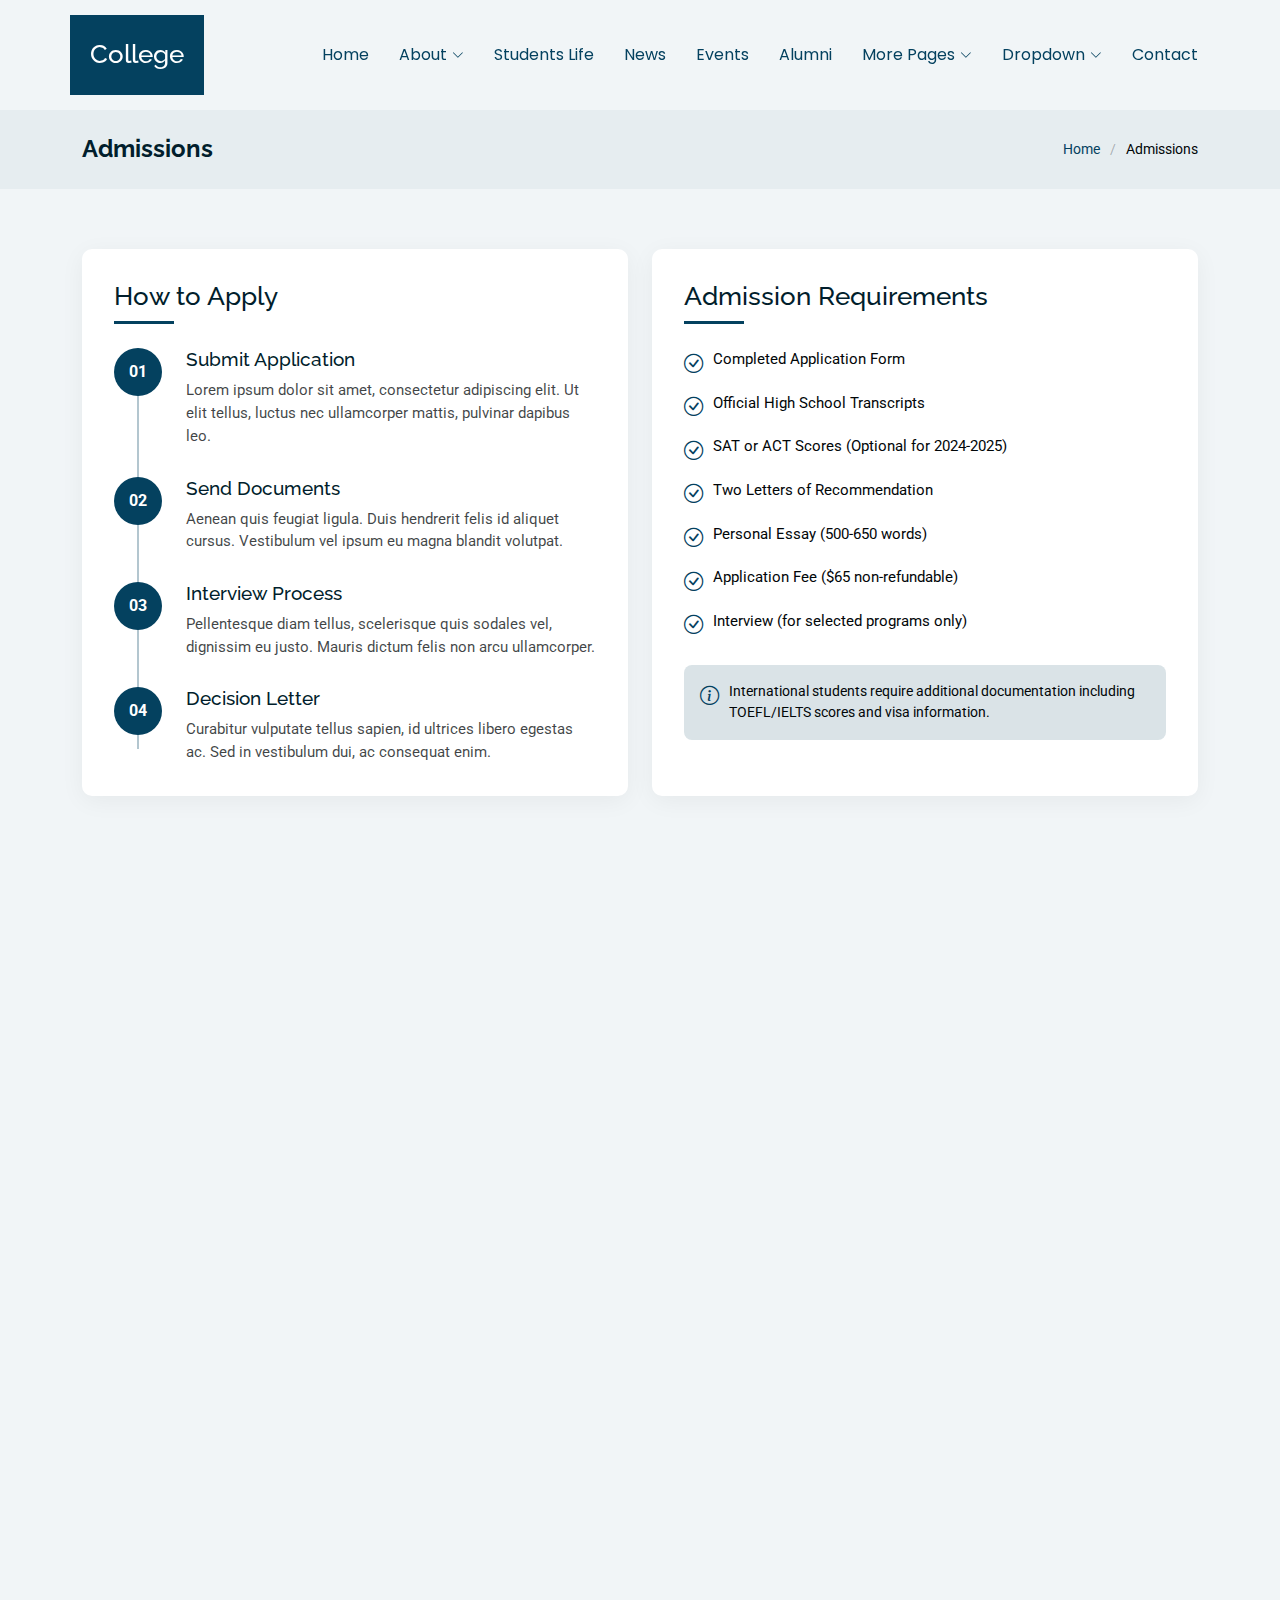
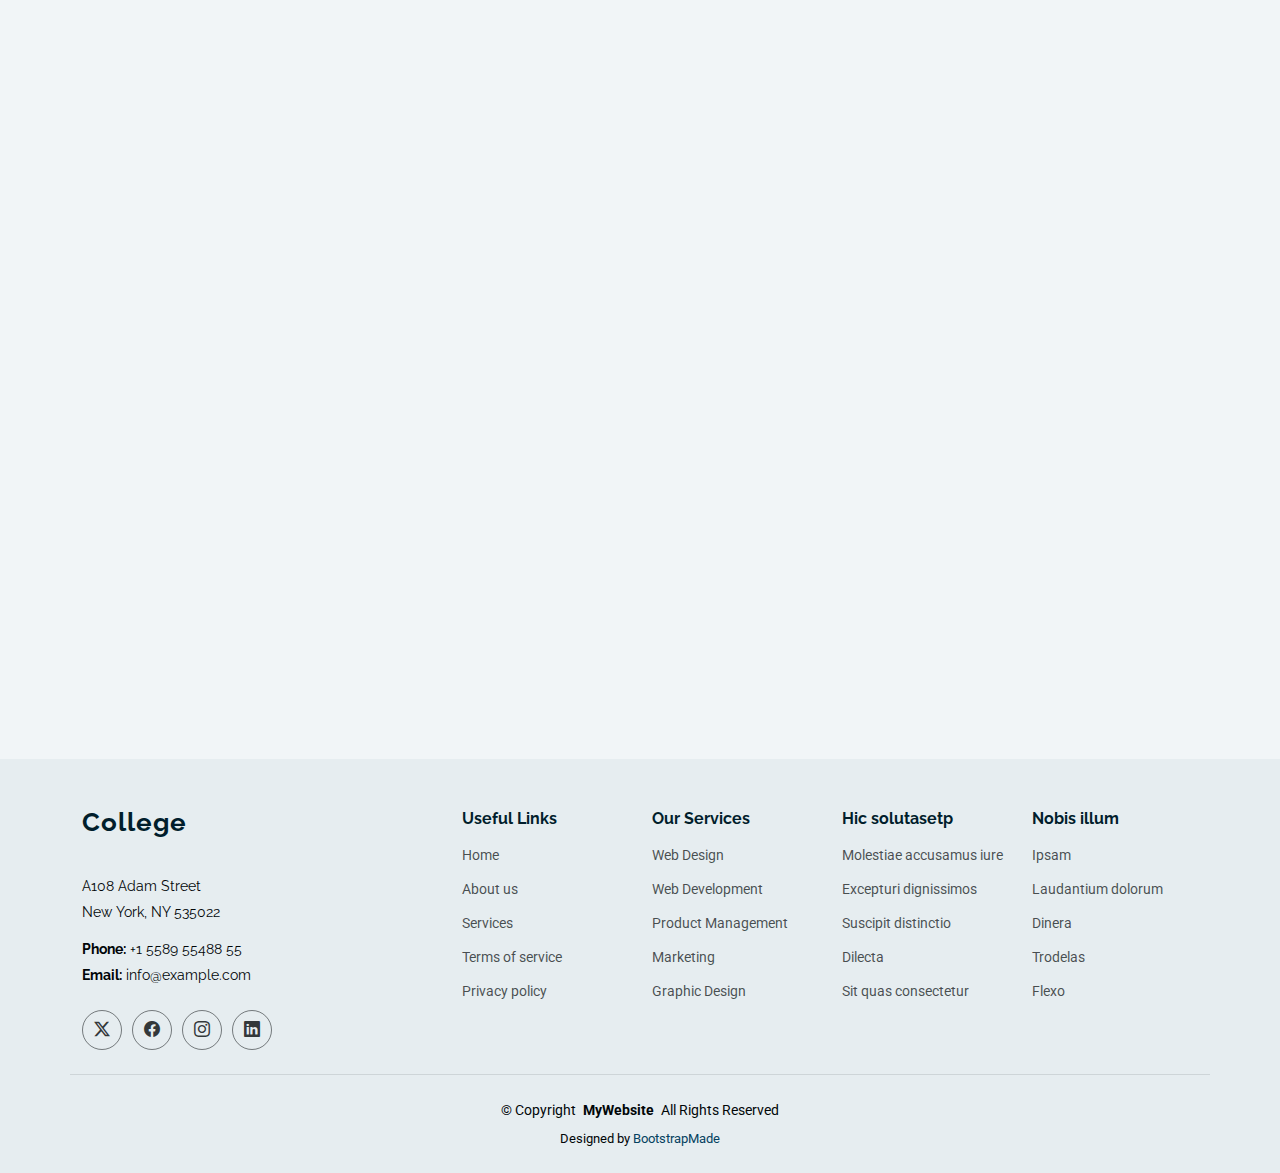
<file: admissions.html>
<!DOCTYPE html>
<html lang="en">

<head>
  <meta charset="utf-8">
  <meta content="width=device-width, initial-scale=1.0" name="viewport">
  <title>Admissions - College Bootstrap Template</title>
  <meta name="description" content="">
  <meta name="keywords" content="">

  <!-- Favicons -->
  <link href="assets/img/favicon.png" rel="icon">
  <link href="assets/img/apple-touch-icon.png" rel="apple-touch-icon">

  <!-- Fonts -->
  <link href="https://fonts.googleapis.com" rel="preconnect">
  <link href="https://fonts.gstatic.com" rel="preconnect" crossorigin>
  <link href="https://fonts.googleapis.com/css2?family=Roboto:ital,wght@0,100;0,300;0,400;0,500;0,700;0,900;1,100;1,300;1,400;1,500;1,700;1,900&family=Poppins:ital,wght@0,100;0,200;0,300;0,400;0,500;0,600;0,700;0,800;0,900;1,100;1,200;1,300;1,400;1,500;1,600;1,700;1,800;1,900&family=Raleway:ital,wght@0,100;0,200;0,300;0,400;0,500;0,600;0,700;0,800;0,900;1,100;1,200;1,300;1,400;1,500;1,600;1,700;1,800;1,900&display=swap" rel="stylesheet">

  <!-- Vendor CSS Files -->
  <link href="assets/vendor/bootstrap/css/bootstrap.min.css" rel="stylesheet">
  <link href="assets/vendor/bootstrap-icons/bootstrap-icons.css" rel="stylesheet">
  <link href="assets/vendor/aos/aos.css" rel="stylesheet">
  <link href="assets/vendor/swiper/swiper-bundle.min.css" rel="stylesheet">
  <link href="assets/vendor/glightbox/css/glightbox.min.css" rel="stylesheet">

  <!-- Main CSS File -->
  <link href="assets/css/main.css" rel="stylesheet">

  <!-- =======================================================
  * Template Name: College
  * Template URL: https://bootstrapmade.com/college-bootstrap-education-template/
  * Updated: Jun 19 2025 with Bootstrap v5.3.6
  * Author: BootstrapMade.com
  * License: https://bootstrapmade.com/license/
  ======================================================== -->
</head>

<body class="admissions-page">

  <header id="header" class="header d-flex align-items-center sticky-top">
    <div class="header-container container-fluid container-xl position-relative d-flex align-items-center justify-content-end">

      <a href="index.html" class="logo d-flex align-items-center me-auto">
        <!-- Uncomment the line below if you also wish to use an image logo -->
        <!-- <img src="assets/img/logo.webp" alt=""> -->
        <h1 class="sitename">College</h1>
      </a>

      <nav id="navmenu" class="navmenu">
        <ul>
          <li><a href="index.html">Home</a></li>
          <li class="dropdown"><a href="about.html"><span>About</span> <i class="bi bi-chevron-down toggle-dropdown"></i></a>
            <ul>
              <li><a href="about.html">About Us</a></li>
              <li><a href="admissions.html" class="active">Admissions</a></li>
              <li><a href="academics.html">Academics</a></li>
              <li><a href="faculty-staff.html">Faculty &amp; Staff</a></li>
              <li><a href="campus-facilities.html">Campus &amp; Facilities</a></li>
            </ul>
          </li>

          <li><a href="students-life.html">Students Life</a></li>
          <li><a href="news.html">News</a></li>
          <li><a href="events.html">Events</a></li>
          <li><a href="alumni.html">Alumni</a></li>
          <li class="dropdown"><a href="#"><span>More Pages</span> <i class="bi bi-chevron-down toggle-dropdown"></i></a>
            <ul>
              <li><a href="news-details.html">News Details</a></li>
              <li><a href="event-details.html">Event Details</a></li>
              <li><a href="privacy.html">Privacy</a></li>
              <li><a href="terms-of-service.html">Terms of Service</a></li>
              <li><a href="404.html">Error 404</a></li>
              <li><a href="starter-page.html">Starter Page</a></li>
            </ul>
          </li>

          <li class="dropdown"><a href="#"><span>Dropdown</span> <i class="bi bi-chevron-down toggle-dropdown"></i></a>
            <ul>
              <li><a href="#">Dropdown 1</a></li>
              <li class="dropdown"><a href="#"><span>Deep Dropdown</span> <i class="bi bi-chevron-down toggle-dropdown"></i></a>
                <ul>
                  <li><a href="#">Deep Dropdown 1</a></li>
                  <li><a href="#">Deep Dropdown 2</a></li>
                  <li><a href="#">Deep Dropdown 3</a></li>
                  <li><a href="#">Deep Dropdown 4</a></li>
                  <li><a href="#">Deep Dropdown 5</a></li>
                </ul>
              </li>
              <li><a href="#">Dropdown 2</a></li>
              <li><a href="#">Dropdown 3</a></li>
              <li><a href="#">Dropdown 4</a></li>
            </ul>
          </li>
          <li><a href="contact.html">Contact</a></li>
        </ul>
        <i class="mobile-nav-toggle d-xl-none bi bi-list"></i>
      </nav>

    </div>
  </header>

  <main class="main">

    <!-- Page Title -->
    <div class="page-title light-background">
      <div class="container d-lg-flex justify-content-between align-items-center">
        <h1 class="mb-2 mb-lg-0">Admissions</h1>
        <nav class="breadcrumbs">
          <ol>
            <li><a href="index.html">Home</a></li>
            <li class="current">Admissions</li>
          </ol>
        </nav>
      </div>
    </div><!-- End Page Title -->

    <!-- Admissions Section -->
    <section id="admissions" class="admissions section">

      <div class="container" data-aos="fade-up" data-aos-delay="100">

        <div class="row gy-4">
          <div class="col-lg-6" data-aos="fade-up" data-aos-delay="200">
            <div class="application-steps">
              <h3 class="section-subtitle">How to Apply</h3>
              <div class="steps-wrapper">
                <div class="step-item">
                  <div class="step-number">01</div>
                  <div class="step-content">
                    <h4>Submit Application</h4>
                    <p>Lorem ipsum dolor sit amet, consectetur adipiscing elit. Ut elit tellus, luctus nec ullamcorper mattis, pulvinar dapibus leo.</p>
                  </div>
                </div>
                <div class="step-item">
                  <div class="step-number">02</div>
                  <div class="step-content">
                    <h4>Send Documents</h4>
                    <p>Aenean quis feugiat ligula. Duis hendrerit felis id aliquet cursus. Vestibulum vel ipsum eu magna blandit volutpat.</p>
                  </div>
                </div>
                <div class="step-item">
                  <div class="step-number">03</div>
                  <div class="step-content">
                    <h4>Interview Process</h4>
                    <p>Pellentesque diam tellus, scelerisque quis sodales vel, dignissim eu justo. Mauris dictum felis non arcu ullamcorper.</p>
                  </div>
                </div>
                <div class="step-item">
                  <div class="step-number">04</div>
                  <div class="step-content">
                    <h4>Decision Letter</h4>
                    <p>Curabitur vulputate tellus sapien, id ultrices libero egestas ac. Sed in vestibulum dui, ac consequat enim.</p>
                  </div>
                </div>
              </div>
            </div>
          </div>

          <div class="col-lg-6" data-aos="fade-up" data-aos-delay="300">
            <div class="requirements-card">
              <h3 class="section-subtitle">Admission Requirements</h3>
              <ul class="requirements-list">
                <li>
                  <i class="bi bi-check-circle"></i>
                  <span>Completed Application Form</span>
                </li>
                <li>
                  <i class="bi bi-check-circle"></i>
                  <span>Official High School Transcripts</span>
                </li>
                <li>
                  <i class="bi bi-check-circle"></i>
                  <span>SAT or ACT Scores (Optional for 2024-2025)</span>
                </li>
                <li>
                  <i class="bi bi-check-circle"></i>
                  <span>Two Letters of Recommendation</span>
                </li>
                <li>
                  <i class="bi bi-check-circle"></i>
                  <span>Personal Essay (500-650 words)</span>
                </li>
                <li>
                  <i class="bi bi-check-circle"></i>
                  <span>Application Fee ($65 non-refundable)</span>
                </li>
                <li>
                  <i class="bi bi-check-circle"></i>
                  <span>Interview (for selected programs only)</span>
                </li>
              </ul>
              <div class="special-note">
                <i class="bi bi-info-circle"></i>
                <p>International students require additional documentation including TOEFL/IELTS scores and visa information.</p>
              </div>
            </div>
          </div>
        </div>

        <div class="row mt-5 gy-4">
          <div class="col-lg-6" data-aos="fade-up" data-aos-delay="200">
            <div class="tuition-card">
              <h3 class="section-subtitle">Tuition &amp; Fees</h3>
              <div class="tuition-table">
                <table class="table">
                  <thead>
                    <tr>
                      <th>Program</th>
                      <th>Tuition (per year)</th>
                      <th>Fees</th>
                    </tr>
                  </thead>
                  <tbody>
                    <tr>
                      <td>Undergraduate</td>
                      <td>$32,500</td>
                      <td>$2,800</td>
                    </tr>
                    <tr>
                      <td>Graduate</td>
                      <td>$38,700</td>
                      <td>$3,200</td>
                    </tr>
                    <tr>
                      <td>International</td>
                      <td>$42,300</td>
                      <td>$4,500</td>
                    </tr>
                    <tr>
                      <td>Online Programs</td>
                      <td>$26,400</td>
                      <td>$1,800</td>
                    </tr>
                  </tbody>
                </table>
              </div>
              <div class="financial-aid">
                <h4>Financial Aid Available</h4>
                <p>Over 75% of our students receive some form of financial assistance. Merit scholarships range from $5,000 to full tuition.</p>
                <a href="#" class="btn btn-aid">Explore Financial Aid Options</a>
              </div>
            </div>
          </div>

          <div class="col-lg-6" data-aos="fade-up" data-aos-delay="300">
            <div class="contact-form-card">
              <h3 class="section-subtitle">Request Information</h3>
              <form action="forms/contact.php" class="php-email-form">
                <div class="row g-3">
                  <div class="col-12">
                    <input type="text" name="name" class="form-control" placeholder="Name*" required="">
                  </div>
                  <div class="col-md-6">
                    <input type="email" name="email" class="form-control" placeholder="Email Address*" required="">
                  </div>
                  <div class="col-md-6">
                    <input type="tel" name="phone" class="form-control" placeholder="Phone Number">
                  </div>
                  <div class="col-12">
                    <select name="subject" class="form-select" required="">
                      <option selected="" disabled="">Program of Interest*</option>
                      <option>Undergraduate</option>
                      <option>Graduate</option>
                      <option>Doctoral</option>
                      <option>Certificate</option>
                      <option>Non-Degree</option>
                    </select>
                  </div>
                  <div class="col-12">
                    <textarea name="message" class="form-control" rows="7" placeholder="Questions or Comments"></textarea>
                  </div>
                  <div class="col-12">
                    <div class="loading">Loading</div>
                    <div class="error-message"></div>
                    <div class="sent-message">Your message has been sent. Thank you!</div>
                    <button type="submit" class="btn btn-request">Request Information</button>
                  </div>
                </div>
              </form>
            </div>
          </div>
        </div>

        <div class="row mt-5">
          <div class="col-12" data-aos="fade-up" data-aos-delay="100">
            <div class="deadlines-card">
              <h3 class="section-subtitle">Important Deadlines</h3>
              <div class="deadlines-grid">
                <div class="deadline-item" data-aos="zoom-in" data-aos-delay="200">
                  <div class="deadline-date">November 1</div>
                  <h4>Early Decision</h4>
                  <p>For students committed to attending if accepted</p>
                </div>
                <div class="deadline-item" data-aos="zoom-in" data-aos-delay="300">
                  <div class="deadline-date">January 15</div>
                  <h4>Regular Decision</h4>
                  <p>Main application deadline for Fall admission</p>
                </div>
                <div class="deadline-item" data-aos="zoom-in" data-aos-delay="400">
                  <div class="deadline-date">March 1</div>
                  <h4>Financial Aid</h4>
                  <p>Priority deadline for scholarship consideration</p>
                </div>
                <div class="deadline-item" data-aos="zoom-in" data-aos-delay="500">
                  <div class="deadline-date">May 1</div>
                  <h4>Enrollment Deposit</h4>
                  <p>Deadline to confirm attendance and secure your spot</p>
                </div>
              </div>
            </div>
          </div>
        </div>

        <div class="row mt-5 campus-visit">
          <div class="col-lg-6" data-aos="fade-right" data-aos-delay="100">
            <div class="visit-image">
              <img src="assets/img/education/campus-5.webp" class="img-fluid" alt="Campus Visit" loading="lazy">
              <div class="image-caption">Experience our beautiful campus in person</div>
            </div>
          </div>
          <div class="col-lg-6" data-aos="fade-left" data-aos-delay="200">
            <div class="visit-content">
              <h3>Schedule a Campus Visit</h3>
              <p>Join us for a personalized campus tour and experience our vibrant community firsthand. Our guided tours offer an inside look at academic facilities, residence halls, and student life. You'll also have the opportunity to meet with admissions counselors, faculty members, and current students.</p>
              <ul class="visit-options">
                <li><i class="bi bi-calendar-check"></i> Daily campus tours (Mon-Fri, 10am &amp; 2pm)</li>
                <li><i class="bi bi-people"></i> Information sessions with admissions staff</li>
                <li><i class="bi bi-building"></i> Residence hall viewings</li>
                <li><i class="bi bi-mortarboard"></i> Faculty meetings (by appointment)</li>
              </ul>
              <a href="#" class="btn btn-schedule">Schedule Your Visit</a>
              <div class="virtual-option">
                <span>Can't visit in person?</span>
                <a href="#" class="virtual-link">Take a Virtual Tour <i class="bi bi-arrow-right"></i></a>
              </div>
            </div>
          </div>
        </div>

      </div>

    </section><!-- /Admissions Section -->

  </main>

  <footer id="footer" class="footer position-relative light-background">

    <div class="container footer-top">
      <div class="row gy-4">
        <div class="col-lg-4 col-md-6 footer-about">
          <a href="index.html" class="logo d-flex align-items-center">
            <span class="sitename">College</span>
          </a>
          <div class="footer-contact pt-3">
            <p>A108 Adam Street</p>
            <p>New York, NY 535022</p>
            <p class="mt-3"><strong>Phone:</strong> <span>+1 5589 55488 55</span></p>
            <p><strong>Email:</strong> <span>info@example.com</span></p>
          </div>
          <div class="social-links d-flex mt-4">
            <a href=""><i class="bi bi-twitter-x"></i></a>
            <a href=""><i class="bi bi-facebook"></i></a>
            <a href=""><i class="bi bi-instagram"></i></a>
            <a href=""><i class="bi bi-linkedin"></i></a>
          </div>
        </div>

        <div class="col-lg-2 col-md-3 footer-links">
          <h4>Useful Links</h4>
          <ul>
            <li><a href="#">Home</a></li>
            <li><a href="#">About us</a></li>
            <li><a href="#">Services</a></li>
            <li><a href="#">Terms of service</a></li>
            <li><a href="#">Privacy policy</a></li>
          </ul>
        </div>

        <div class="col-lg-2 col-md-3 footer-links">
          <h4>Our Services</h4>
          <ul>
            <li><a href="#">Web Design</a></li>
            <li><a href="#">Web Development</a></li>
            <li><a href="#">Product Management</a></li>
            <li><a href="#">Marketing</a></li>
            <li><a href="#">Graphic Design</a></li>
          </ul>
        </div>

        <div class="col-lg-2 col-md-3 footer-links">
          <h4>Hic solutasetp</h4>
          <ul>
            <li><a href="#">Molestiae accusamus iure</a></li>
            <li><a href="#">Excepturi dignissimos</a></li>
            <li><a href="#">Suscipit distinctio</a></li>
            <li><a href="#">Dilecta</a></li>
            <li><a href="#">Sit quas consectetur</a></li>
          </ul>
        </div>

        <div class="col-lg-2 col-md-3 footer-links">
          <h4>Nobis illum</h4>
          <ul>
            <li><a href="#">Ipsam</a></li>
            <li><a href="#">Laudantium dolorum</a></li>
            <li><a href="#">Dinera</a></li>
            <li><a href="#">Trodelas</a></li>
            <li><a href="#">Flexo</a></li>
          </ul>
        </div>

      </div>
    </div>

    <div class="container copyright text-center mt-4">
      <p>© <span>Copyright</span> <strong class="px-1 sitename">MyWebsite</strong> <span>All Rights Reserved</span></p>
      <div class="credits">
        <!-- All the links in the footer should remain intact. -->
        <!-- You can delete the links only if you've purchased the pro version. -->
        <!-- Licensing information: https://bootstrapmade.com/license/ -->
        <!-- Purchase the pro version with working PHP/AJAX contact form: [buy-url] -->
        Designed by <a href="https://bootstrapmade.com/">BootstrapMade</a>
      </div>
    </div>

  </footer>

  <!-- Scroll Top -->
  <a href="#" id="scroll-top" class="scroll-top d-flex align-items-center justify-content-center"><i class="bi bi-arrow-up-short"></i></a>

  <!-- Preloader -->
  <div id="preloader"></div>

  <!-- Vendor JS Files -->
  <script src="assets/vendor/bootstrap/js/bootstrap.bundle.min.js"></script>
  <script src="assets/vendor/php-email-form/validate.js"></script>
  <script src="assets/vendor/aos/aos.js"></script>
  <script src="assets/vendor/swiper/swiper-bundle.min.js"></script>
  <script src="assets/vendor/purecounter/purecounter_vanilla.js"></script>
  <script src="assets/vendor/imagesloaded/imagesloaded.pkgd.min.js"></script>
  <script src="assets/vendor/isotope-layout/isotope.pkgd.min.js"></script>
  <script src="assets/vendor/glightbox/js/glightbox.min.js"></script>

  <!-- Main JS File -->
  <script src="assets/js/main.js"></script>

</body>

</html>
</file>
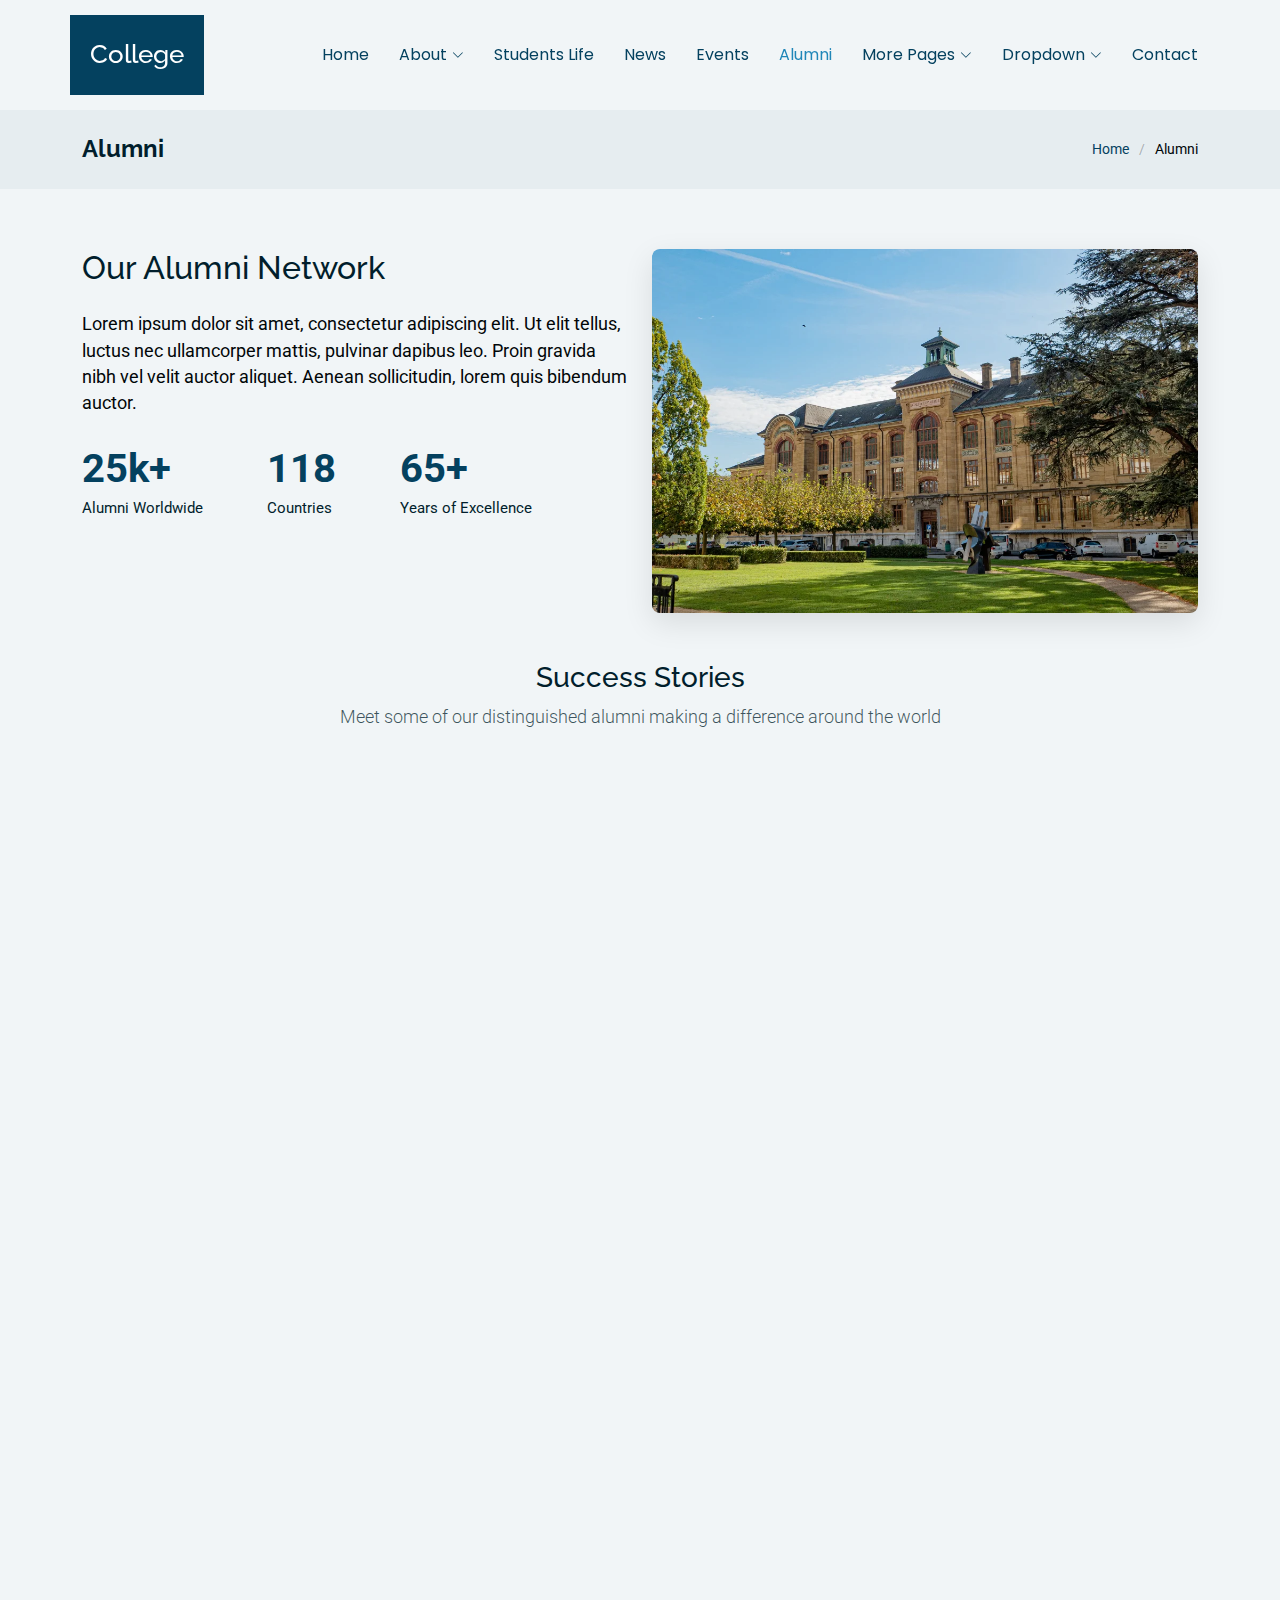
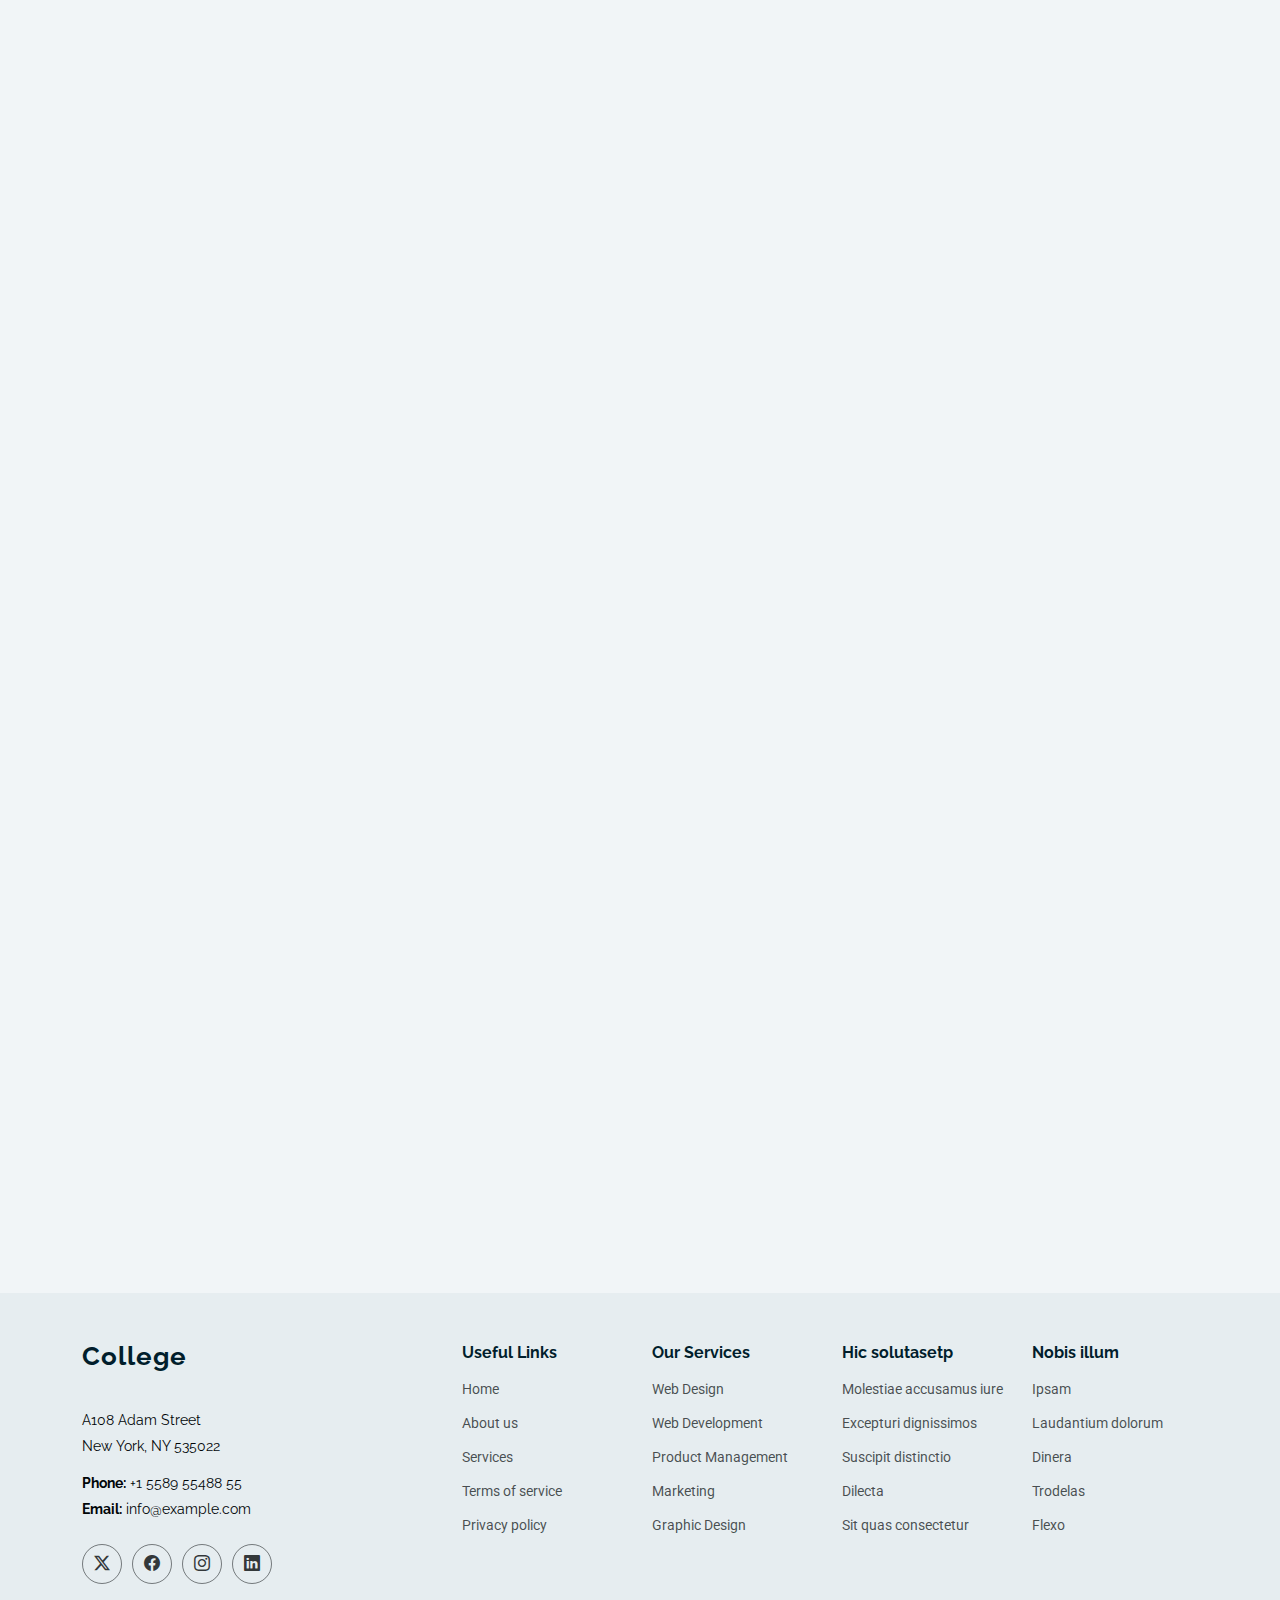
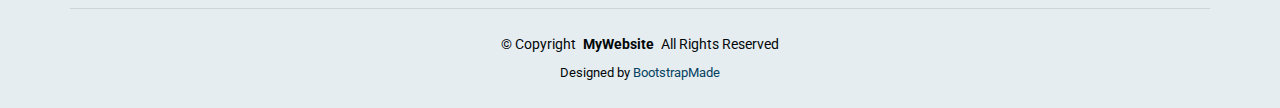
<file: alumni.html>
<!DOCTYPE html>
<html lang="en">

<head>
  <meta charset="utf-8">
  <meta content="width=device-width, initial-scale=1.0" name="viewport">
  <title>Alumni - College Bootstrap Template</title>
  <meta name="description" content="">
  <meta name="keywords" content="">

  <!-- Favicons -->
  <link href="assets/img/favicon.png" rel="icon">
  <link href="assets/img/apple-touch-icon.png" rel="apple-touch-icon">

  <!-- Fonts -->
  <link href="https://fonts.googleapis.com" rel="preconnect">
  <link href="https://fonts.gstatic.com" rel="preconnect" crossorigin>
  <link href="https://fonts.googleapis.com/css2?family=Roboto:ital,wght@0,100;0,300;0,400;0,500;0,700;0,900;1,100;1,300;1,400;1,500;1,700;1,900&family=Poppins:ital,wght@0,100;0,200;0,300;0,400;0,500;0,600;0,700;0,800;0,900;1,100;1,200;1,300;1,400;1,500;1,600;1,700;1,800;1,900&family=Raleway:ital,wght@0,100;0,200;0,300;0,400;0,500;0,600;0,700;0,800;0,900;1,100;1,200;1,300;1,400;1,500;1,600;1,700;1,800;1,900&display=swap" rel="stylesheet">

  <!-- Vendor CSS Files -->
  <link href="assets/vendor/bootstrap/css/bootstrap.min.css" rel="stylesheet">
  <link href="assets/vendor/bootstrap-icons/bootstrap-icons.css" rel="stylesheet">
  <link href="assets/vendor/aos/aos.css" rel="stylesheet">
  <link href="assets/vendor/swiper/swiper-bundle.min.css" rel="stylesheet">
  <link href="assets/vendor/glightbox/css/glightbox.min.css" rel="stylesheet">

  <!-- Main CSS File -->
  <link href="assets/css/main.css" rel="stylesheet">

  <!-- =======================================================
  * Template Name: College
  * Template URL: https://bootstrapmade.com/college-bootstrap-education-template/
  * Updated: Jun 19 2025 with Bootstrap v5.3.6
  * Author: BootstrapMade.com
  * License: https://bootstrapmade.com/license/
  ======================================================== -->
</head>

<body class="alumni-page">

  <header id="header" class="header d-flex align-items-center sticky-top">
    <div class="header-container container-fluid container-xl position-relative d-flex align-items-center justify-content-end">

      <a href="index.html" class="logo d-flex align-items-center me-auto">
        <!-- Uncomment the line below if you also wish to use an image logo -->
        <!-- <img src="assets/img/logo.webp" alt=""> -->
        <h1 class="sitename">College</h1>
      </a>

      <nav id="navmenu" class="navmenu">
        <ul>
          <li><a href="index.html">Home</a></li>
          <li class="dropdown"><a href="about.html"><span>About</span> <i class="bi bi-chevron-down toggle-dropdown"></i></a>
            <ul>
              <li><a href="about.html">About Us</a></li>
              <li><a href="admissions.html">Admissions</a></li>
              <li><a href="academics.html">Academics</a></li>
              <li><a href="faculty-staff.html">Faculty &amp; Staff</a></li>
              <li><a href="campus-facilities.html">Campus &amp; Facilities</a></li>
            </ul>
          </li>

          <li><a href="students-life.html">Students Life</a></li>
          <li><a href="news.html">News</a></li>
          <li><a href="events.html">Events</a></li>
          <li><a href="alumni.html" class="active">Alumni</a></li>
          <li class="dropdown"><a href="#"><span>More Pages</span> <i class="bi bi-chevron-down toggle-dropdown"></i></a>
            <ul>
              <li><a href="news-details.html">News Details</a></li>
              <li><a href="event-details.html">Event Details</a></li>
              <li><a href="privacy.html">Privacy</a></li>
              <li><a href="terms-of-service.html">Terms of Service</a></li>
              <li><a href="404.html">Error 404</a></li>
              <li><a href="starter-page.html">Starter Page</a></li>
            </ul>
          </li>

          <li class="dropdown"><a href="#"><span>Dropdown</span> <i class="bi bi-chevron-down toggle-dropdown"></i></a>
            <ul>
              <li><a href="#">Dropdown 1</a></li>
              <li class="dropdown"><a href="#"><span>Deep Dropdown</span> <i class="bi bi-chevron-down toggle-dropdown"></i></a>
                <ul>
                  <li><a href="#">Deep Dropdown 1</a></li>
                  <li><a href="#">Deep Dropdown 2</a></li>
                  <li><a href="#">Deep Dropdown 3</a></li>
                  <li><a href="#">Deep Dropdown 4</a></li>
                  <li><a href="#">Deep Dropdown 5</a></li>
                </ul>
              </li>
              <li><a href="#">Dropdown 2</a></li>
              <li><a href="#">Dropdown 3</a></li>
              <li><a href="#">Dropdown 4</a></li>
            </ul>
          </li>
          <li><a href="contact.html">Contact</a></li>
        </ul>
        <i class="mobile-nav-toggle d-xl-none bi bi-list"></i>
      </nav>

    </div>
  </header>

  <main class="main">

    <!-- Page Title -->
    <div class="page-title light-background">
      <div class="container d-lg-flex justify-content-between align-items-center">
        <h1 class="mb-2 mb-lg-0">Alumni</h1>
        <nav class="breadcrumbs">
          <ol>
            <li><a href="index.html">Home</a></li>
            <li class="current">Alumni</li>
          </ol>
        </nav>
      </div>
    </div><!-- End Page Title -->

    <!-- Alumni Section -->
    <section id="alumni" class="alumni section">

      <div class="container" data-aos="fade-up" data-aos-delay="100">

        <div class="row mb-5">
          <div class="col-lg-6" data-aos="fade-up" data-aos-delay="200">
            <div class="alumni-intro">
              <h2>Our Alumni Network</h2>
              <p>Lorem ipsum dolor sit amet, consectetur adipiscing elit. Ut elit tellus, luctus nec ullamcorper mattis, pulvinar dapibus leo. Proin gravida nibh vel velit auctor aliquet. Aenean sollicitudin, lorem quis bibendum auctor.</p>
              <div class="alumni-stats d-flex flex-wrap">
                <div class="stat-item">
                  <span class="stat-number">25k+</span>
                  <span class="stat-label">Alumni Worldwide</span>
                </div>
                <div class="stat-item">
                  <span class="stat-number">118</span>
                  <span class="stat-label">Countries</span>
                </div>
                <div class="stat-item">
                  <span class="stat-number">65+</span>
                  <span class="stat-label">Years of Excellence</span>
                </div>
              </div>
            </div>
          </div>
          <div class="col-lg-6" data-aos="fade-up" data-aos-delay="300">
            <div class="alumni-image">
              <img src="assets/img/education/campus-8.webp" alt="Alumni gathering" class="img-fluid rounded">
            </div>
          </div>
        </div>

        <div class="row mb-5">
          <div class="col-12 text-center mb-4" data-aos="fade-up" data-aos-delay="200">
            <h3>Success Stories</h3>
            <p class="lead">Meet some of our distinguished alumni making a difference around the world</p>
          </div>

          <div class="col-lg-4 col-md-6 mb-4" data-aos="fade-up" data-aos-delay="300">
            <div class="alumni-card">
              <div class="alumni-image">
                <img src="assets/img/person/person-m-4.webp" alt="Alumni" class="img-fluid">
              </div>
              <div class="alumni-content">
                <h4>Dr. Michael Roberts</h4>
                <p class="alumni-class">Class of 2007</p>
                <p class="alumni-position">Chief Medical Officer, Global Health Initiative</p>
                <p>Lorem ipsum dolor sit amet, consectetur adipiscing elit. Nulla facilisi. Sed tempus justo ac magna auctor, vel volutpat nisl mollis.</p>
                <a href="#" class="read-more">Read full story <i class="bi bi-arrow-right"></i></a>
              </div>
            </div>
          </div>

          <div class="col-lg-4 col-md-6 mb-4" data-aos="fade-up" data-aos-delay="400">
            <div class="alumni-card">
              <div class="alumni-image">
                <img src="assets/img/person/person-f-6.webp" alt="Alumni" class="img-fluid">
              </div>
              <div class="alumni-content">
                <h4>Sarah Chen, Ph.D.</h4>
                <p class="alumni-class">Class of 2010</p>
                <p class="alumni-position">Senior Researcher at NASA</p>
                <p>Lorem ipsum dolor sit amet, consectetur adipiscing elit. Nulla facilisi. Sed tempus justo ac magna auctor, vel volutpat nisl mollis et pulvinar dapibus leo.</p>
                <a href="#" class="read-more">Read full story <i class="bi bi-arrow-right"></i></a>
              </div>
            </div>
          </div>

          <div class="col-lg-4 col-md-6 mb-4" data-aos="fade-up" data-aos-delay="500">
            <div class="alumni-card">
              <div class="alumni-image">
                <img src="assets/img/person/person-m-9.webp" alt="Alumni" class="img-fluid">
              </div>
              <div class="alumni-content">
                <h4>James Wilson</h4>
                <p class="alumni-class">Class of 2012</p>
                <p class="alumni-position">Founder &amp; CEO, GreenTech Solutions</p>
                <p>Lorem ipsum dolor sit amet, consectetur adipiscing elit. Nulla facilisi. Sed tempus justo ac magna auctor, vel volutpat nisl mollis et pulvinar.</p>
                <a href="#" class="read-more">Read full story <i class="bi bi-arrow-right"></i></a>
              </div>
            </div>
          </div>

          <div class="col-12 text-center mt-3" data-aos="fade-up" data-aos-delay="600">
            <a href="#" class="btn btn-primary">View More Success Stories</a>
          </div>
        </div>

        <div class="row mb-5 alumni-events-section">
          <div class="col-12 mb-4 text-center" data-aos="fade-up" data-aos-delay="200">
            <h3>Upcoming Alumni Events</h3>
            <p class="lead">Connect with fellow graduates at these exciting events</p>
          </div>

          <div class="col-lg-6" data-aos="fade-up" data-aos-delay="300">
            <div class="event-card">
              <div class="event-date">
                <span class="event-day">15</span>
                <span class="event-month">MAR</span>
              </div>
              <div class="event-details">
                <h4>Annual Alumni Reunion</h4>
                <p><i class="bi bi-geo-alt"></i> Main Campus, Grand Hall</p>
                <p><i class="bi bi-clock"></i> 6:00 PM - 10:00 PM</p>
                <p>Lorem ipsum dolor sit amet, consectetur adipiscing elit. Nulla facilisi. In hac habitasse platea dictumst.</p>
                <a href="#" class="btn btn-outline-primary">Register Now</a>
              </div>
            </div>
          </div>

          <div class="col-lg-6" data-aos="fade-up" data-aos-delay="400">
            <div class="event-card">
              <div class="event-date">
                <span class="event-day">22</span>
                <span class="event-month">APR</span>
              </div>
              <div class="event-details">
                <h4>Career Networking Night</h4>
                <p><i class="bi bi-geo-alt"></i> Downtown Convention Center</p>
                <p><i class="bi bi-clock"></i> 7:00 PM - 9:30 PM</p>
                <p>Lorem ipsum dolor sit amet, consectetur adipiscing elit. Nulla facilisi. In hac habitasse platea dictumst. Mauris eu risus sed.</p>
                <a href="#" class="btn btn-outline-primary">Register Now</a>
              </div>
            </div>
          </div>

          <div class="col-12 text-center mt-4" data-aos="fade-up" data-aos-delay="500">
            <a href="#" class="btn btn-link">View All Events <i class="bi bi-calendar-check"></i></a>
          </div>
        </div>

        <div class="row get-involved-section">
          <div class="col-12 text-center mb-4" data-aos="fade-up" data-aos-delay="200">
            <h3>Get Involved</h3>
            <p class="lead">Ways to stay connected and give back to your alma mater</p>
          </div>

          <div class="col-lg-4 col-md-6 mb-4" data-aos="fade-up" data-aos-delay="300">
            <div class="involvement-card">
              <div class="involvement-icon">
                <i class="bi bi-hand-thumbs-up"></i>
              </div>
              <h4>Mentor a Student</h4>
              <p>Lorem ipsum dolor sit amet, consectetur adipiscing elit. Nulla facilisi. Sed nec justo ac magna auctor, vel volutpat nisl mollis.</p>
              <a href="#" class="btn btn-sm btn-outline-primary mt-2">Learn More</a>
            </div>
          </div>

          <div class="col-lg-4 col-md-6 mb-4" data-aos="fade-up" data-aos-delay="400">
            <div class="involvement-card">
              <div class="involvement-icon">
                <i class="bi bi-award"></i>
              </div>
              <h4>Scholarship Fund</h4>
              <p>Lorem ipsum dolor sit amet, consectetur adipiscing elit. Nulla facilisi. Sed nec justo ac magna auctor, vel volutpat nisl mollis.</p>
              <a href="#" class="btn btn-sm btn-outline-primary mt-2">Donate Now</a>
            </div>
          </div>

          <div class="col-lg-4 col-md-6 mb-4" data-aos="fade-up" data-aos-delay="500">
            <div class="involvement-card">
              <div class="involvement-icon">
                <i class="bi bi-people"></i>
              </div>
              <h4>Alumni Association</h4>
              <p>Lorem ipsum dolor sit amet, consectetur adipiscing elit. Nulla facilisi. Sed nec justo ac magna auctor, vel volutpat nisl mollis.</p>
              <a href="#" class="btn btn-sm btn-outline-primary mt-2">Join Today</a>
            </div>
          </div>

          <div class="col-12 mt-4" data-aos="fade-up" data-aos-delay="600">
            <div class="donation-banner">
              <div class="row align-items-center">
                <div class="col-lg-8 mb-3 mb-lg-0">
                  <h3>Support the Future Generation</h3>
                  <p>Lorem ipsum dolor sit amet, consectetur adipiscing elit. Ut elit tellus, luctus nec ullamcorper mattis, pulvinar dapibus leo. Aenean sollicitudin, lorem quis bibendum auctor.</p>
                </div>
                <div class="col-lg-4 text-lg-end">
                  <a href="#" class="btn btn-primary btn-lg">Make a Donation</a>
                </div>
              </div>
            </div>
          </div>
        </div>

      </div>

    </section><!-- /Alumni Section -->

  </main>

  <footer id="footer" class="footer position-relative light-background">

    <div class="container footer-top">
      <div class="row gy-4">
        <div class="col-lg-4 col-md-6 footer-about">
          <a href="index.html" class="logo d-flex align-items-center">
            <span class="sitename">College</span>
          </a>
          <div class="footer-contact pt-3">
            <p>A108 Adam Street</p>
            <p>New York, NY 535022</p>
            <p class="mt-3"><strong>Phone:</strong> <span>+1 5589 55488 55</span></p>
            <p><strong>Email:</strong> <span>info@example.com</span></p>
          </div>
          <div class="social-links d-flex mt-4">
            <a href=""><i class="bi bi-twitter-x"></i></a>
            <a href=""><i class="bi bi-facebook"></i></a>
            <a href=""><i class="bi bi-instagram"></i></a>
            <a href=""><i class="bi bi-linkedin"></i></a>
          </div>
        </div>

        <div class="col-lg-2 col-md-3 footer-links">
          <h4>Useful Links</h4>
          <ul>
            <li><a href="#">Home</a></li>
            <li><a href="#">About us</a></li>
            <li><a href="#">Services</a></li>
            <li><a href="#">Terms of service</a></li>
            <li><a href="#">Privacy policy</a></li>
          </ul>
        </div>

        <div class="col-lg-2 col-md-3 footer-links">
          <h4>Our Services</h4>
          <ul>
            <li><a href="#">Web Design</a></li>
            <li><a href="#">Web Development</a></li>
            <li><a href="#">Product Management</a></li>
            <li><a href="#">Marketing</a></li>
            <li><a href="#">Graphic Design</a></li>
          </ul>
        </div>

        <div class="col-lg-2 col-md-3 footer-links">
          <h4>Hic solutasetp</h4>
          <ul>
            <li><a href="#">Molestiae accusamus iure</a></li>
            <li><a href="#">Excepturi dignissimos</a></li>
            <li><a href="#">Suscipit distinctio</a></li>
            <li><a href="#">Dilecta</a></li>
            <li><a href="#">Sit quas consectetur</a></li>
          </ul>
        </div>

        <div class="col-lg-2 col-md-3 footer-links">
          <h4>Nobis illum</h4>
          <ul>
            <li><a href="#">Ipsam</a></li>
            <li><a href="#">Laudantium dolorum</a></li>
            <li><a href="#">Dinera</a></li>
            <li><a href="#">Trodelas</a></li>
            <li><a href="#">Flexo</a></li>
          </ul>
        </div>

      </div>
    </div>

    <div class="container copyright text-center mt-4">
      <p>© <span>Copyright</span> <strong class="px-1 sitename">MyWebsite</strong> <span>All Rights Reserved</span></p>
      <div class="credits">
        <!-- All the links in the footer should remain intact. -->
        <!-- You can delete the links only if you've purchased the pro version. -->
        <!-- Licensing information: https://bootstrapmade.com/license/ -->
        <!-- Purchase the pro version with working PHP/AJAX contact form: [buy-url] -->
        Designed by <a href="https://bootstrapmade.com/">BootstrapMade</a>
      </div>
    </div>

  </footer>

  <!-- Scroll Top -->
  <a href="#" id="scroll-top" class="scroll-top d-flex align-items-center justify-content-center"><i class="bi bi-arrow-up-short"></i></a>

  <!-- Preloader -->
  <div id="preloader"></div>

  <!-- Vendor JS Files -->
  <script src="assets/vendor/bootstrap/js/bootstrap.bundle.min.js"></script>
  <script src="assets/vendor/php-email-form/validate.js"></script>
  <script src="assets/vendor/aos/aos.js"></script>
  <script src="assets/vendor/swiper/swiper-bundle.min.js"></script>
  <script src="assets/vendor/purecounter/purecounter_vanilla.js"></script>
  <script src="assets/vendor/imagesloaded/imagesloaded.pkgd.min.js"></script>
  <script src="assets/vendor/isotope-layout/isotope.pkgd.min.js"></script>
  <script src="assets/vendor/glightbox/js/glightbox.min.js"></script>

  <!-- Main JS File -->
  <script src="assets/js/main.js"></script>

</body>

</html>
</file>
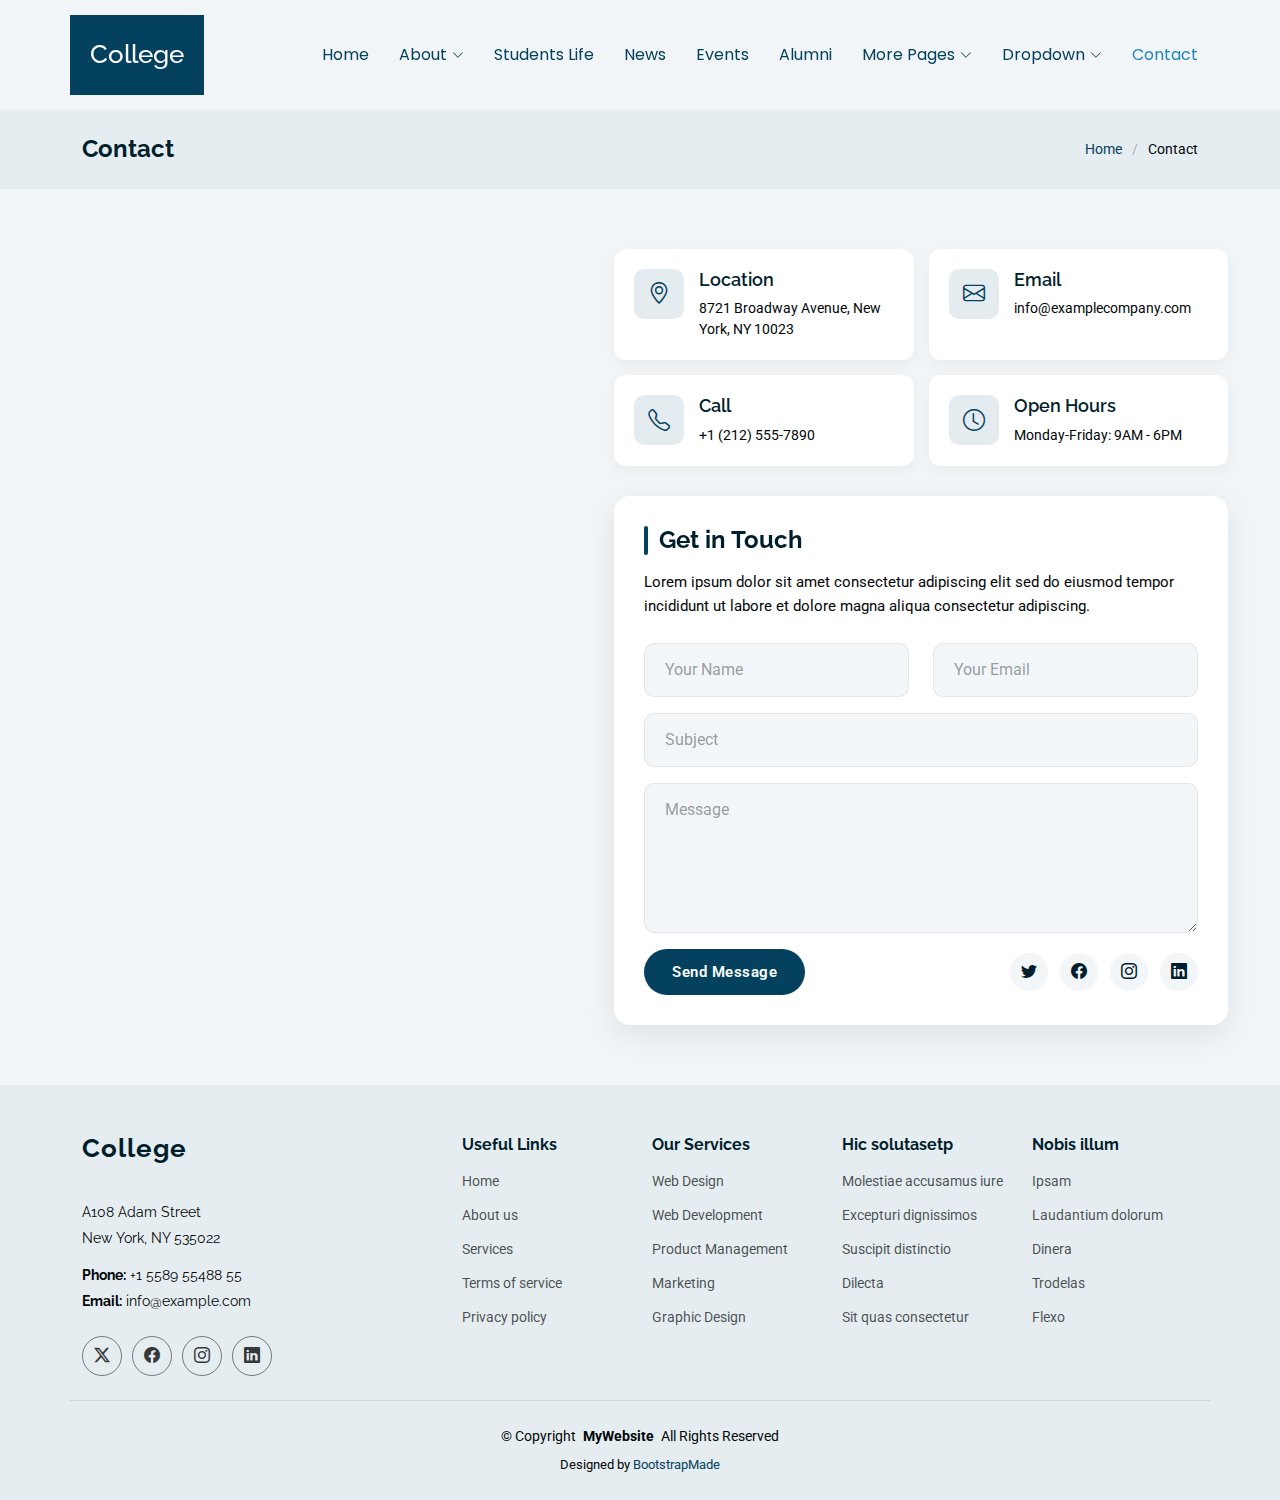
<file: contact.html>
<!DOCTYPE html>
<html lang="en">

<head>
  <meta charset="utf-8">
  <meta content="width=device-width, initial-scale=1.0" name="viewport">
  <title>Contact - College Bootstrap Template</title>
  <meta name="description" content="">
  <meta name="keywords" content="">

  <!-- Favicons -->
  <link href="assets/img/favicon.png" rel="icon">
  <link href="assets/img/apple-touch-icon.png" rel="apple-touch-icon">

  <!-- Fonts -->
  <link href="https://fonts.googleapis.com" rel="preconnect">
  <link href="https://fonts.gstatic.com" rel="preconnect" crossorigin>
  <link href="https://fonts.googleapis.com/css2?family=Roboto:ital,wght@0,100;0,300;0,400;0,500;0,700;0,900;1,100;1,300;1,400;1,500;1,700;1,900&family=Poppins:ital,wght@0,100;0,200;0,300;0,400;0,500;0,600;0,700;0,800;0,900;1,100;1,200;1,300;1,400;1,500;1,600;1,700;1,800;1,900&family=Raleway:ital,wght@0,100;0,200;0,300;0,400;0,500;0,600;0,700;0,800;0,900;1,100;1,200;1,300;1,400;1,500;1,600;1,700;1,800;1,900&display=swap" rel="stylesheet">

  <!-- Vendor CSS Files -->
  <link href="assets/vendor/bootstrap/css/bootstrap.min.css" rel="stylesheet">
  <link href="assets/vendor/bootstrap-icons/bootstrap-icons.css" rel="stylesheet">
  <link href="assets/vendor/aos/aos.css" rel="stylesheet">
  <link href="assets/vendor/swiper/swiper-bundle.min.css" rel="stylesheet">
  <link href="assets/vendor/glightbox/css/glightbox.min.css" rel="stylesheet">

  <!-- Main CSS File -->
  <link href="assets/css/main.css" rel="stylesheet">

  <!-- =======================================================
  * Template Name: College
  * Template URL: https://bootstrapmade.com/college-bootstrap-education-template/
  * Updated: Jun 19 2025 with Bootstrap v5.3.6
  * Author: BootstrapMade.com
  * License: https://bootstrapmade.com/license/
  ======================================================== -->
</head>

<body class="contact-page">

  <header id="header" class="header d-flex align-items-center sticky-top">
    <div class="header-container container-fluid container-xl position-relative d-flex align-items-center justify-content-end">

      <a href="index.html" class="logo d-flex align-items-center me-auto">
        <!-- Uncomment the line below if you also wish to use an image logo -->
        <!-- <img src="assets/img/logo.webp" alt=""> -->
        <h1 class="sitename">College</h1>
      </a>

      <nav id="navmenu" class="navmenu">
        <ul>
          <li><a href="index.html">Home</a></li>
          <li class="dropdown"><a href="about.html"><span>About</span> <i class="bi bi-chevron-down toggle-dropdown"></i></a>
            <ul>
              <li><a href="about.html">About Us</a></li>
              <li><a href="admissions.html">Admissions</a></li>
              <li><a href="academics.html">Academics</a></li>
              <li><a href="faculty-staff.html">Faculty &amp; Staff</a></li>
              <li><a href="campus-facilities.html">Campus &amp; Facilities</a></li>
            </ul>
          </li>

          <li><a href="students-life.html">Students Life</a></li>
          <li><a href="news.html">News</a></li>
          <li><a href="events.html">Events</a></li>
          <li><a href="alumni.html">Alumni</a></li>
          <li class="dropdown"><a href="#"><span>More Pages</span> <i class="bi bi-chevron-down toggle-dropdown"></i></a>
            <ul>
              <li><a href="news-details.html">News Details</a></li>
              <li><a href="event-details.html">Event Details</a></li>
              <li><a href="privacy.html">Privacy</a></li>
              <li><a href="terms-of-service.html">Terms of Service</a></li>
              <li><a href="404.html">Error 404</a></li>
              <li><a href="starter-page.html">Starter Page</a></li>
            </ul>
          </li>

          <li class="dropdown"><a href="#"><span>Dropdown</span> <i class="bi bi-chevron-down toggle-dropdown"></i></a>
            <ul>
              <li><a href="#">Dropdown 1</a></li>
              <li class="dropdown"><a href="#"><span>Deep Dropdown</span> <i class="bi bi-chevron-down toggle-dropdown"></i></a>
                <ul>
                  <li><a href="#">Deep Dropdown 1</a></li>
                  <li><a href="#">Deep Dropdown 2</a></li>
                  <li><a href="#">Deep Dropdown 3</a></li>
                  <li><a href="#">Deep Dropdown 4</a></li>
                  <li><a href="#">Deep Dropdown 5</a></li>
                </ul>
              </li>
              <li><a href="#">Dropdown 2</a></li>
              <li><a href="#">Dropdown 3</a></li>
              <li><a href="#">Dropdown 4</a></li>
            </ul>
          </li>
          <li><a href="contact.html" class="active">Contact</a></li>
        </ul>
        <i class="mobile-nav-toggle d-xl-none bi bi-list"></i>
      </nav>

    </div>
  </header>

  <main class="main">

    <!-- Page Title -->
    <div class="page-title light-background">
      <div class="container d-lg-flex justify-content-between align-items-center">
        <h1 class="mb-2 mb-lg-0">Contact</h1>
        <nav class="breadcrumbs">
          <ol>
            <li><a href="index.html">Home</a></li>
            <li class="current">Contact</li>
          </ol>
        </nav>
      </div>
    </div><!-- End Page Title -->

    <!-- Contact Section -->
    <section id="contact" class="contact section">

      <div class="container" data-aos="fade-up" data-aos-delay="100">
        <div class="contact-main-wrapper">
          <div class="map-wrapper">
            <iframe src="https://www.google.com/maps/embed?pb=!1m14!1m8!1m3!1d48389.78314118045!2d-74.006138!3d40.710059!3m2!1i1024!2i768!4f13.1!3m3!1m2!1s0x89c25a22a3bda30d%3A0xb89d1fe6bc499443!2sDowntown%20Conference%20Center!5e0!3m2!1sen!2sus!4v1676961268712!5m2!1sen!2sus" width="100%" height="100%" style="border:0;" allowfullscreen="" loading="lazy" referrerpolicy="no-referrer-when-downgrade"></iframe>
          </div>

          <div class="contact-content">
            <div class="contact-cards-container" data-aos="fade-up" data-aos-delay="300">
              <div class="contact-card">
                <div class="icon-box">
                  <i class="bi bi-geo-alt"></i>
                </div>
                <div class="contact-text">
                  <h4>Location</h4>
                  <p>8721 Broadway Avenue, New York, NY 10023</p>
                </div>
              </div>

              <div class="contact-card">
                <div class="icon-box">
                  <i class="bi bi-envelope"></i>
                </div>
                <div class="contact-text">
                  <h4>Email</h4>
                  <p>info@examplecompany.com</p>
                </div>
              </div>

              <div class="contact-card">
                <div class="icon-box">
                  <i class="bi bi-telephone"></i>
                </div>
                <div class="contact-text">
                  <h4>Call</h4>
                  <p>+1 (212) 555-7890</p>
                </div>
              </div>

              <div class="contact-card">
                <div class="icon-box">
                  <i class="bi bi-clock"></i>
                </div>
                <div class="contact-text">
                  <h4>Open Hours</h4>
                  <p>Monday-Friday: 9AM - 6PM</p>
                </div>
              </div>
            </div>

            <div class="contact-form-container" data-aos="fade-up" data-aos-delay="400">
              <h3>Get in Touch</h3>
              <p>Lorem ipsum dolor sit amet consectetur adipiscing elit sed do eiusmod tempor incididunt ut labore et dolore magna aliqua consectetur adipiscing.</p>

              <form action="forms/contact.php" method="post" class="php-email-form">
                <div class="row">
                  <div class="col-md-6 form-group">
                    <input type="text" name="name" class="form-control" id="name" placeholder="Your Name" required="">
                  </div>
                  <div class="col-md-6 form-group mt-3 mt-md-0">
                    <input type="email" class="form-control" name="email" id="email" placeholder="Your Email" required="">
                  </div>
                </div>
                <div class="form-group mt-3">
                  <input type="text" class="form-control" name="subject" id="subject" placeholder="Subject" required="">
                </div>
                <div class="form-group mt-3">
                  <textarea class="form-control" name="message" rows="5" placeholder="Message" required=""></textarea>
                </div>

                <div class="my-3">
                  <div class="loading">Loading</div>
                  <div class="error-message"></div>
                  <div class="sent-message">Your message has been sent. Thank you!</div>
                </div>

                <div class="form-submit">
                  <button type="submit">Send Message</button>
                  <div class="social-links">
                    <a href="#"><i class="bi bi-twitter"></i></a>
                    <a href="#"><i class="bi bi-facebook"></i></a>
                    <a href="#"><i class="bi bi-instagram"></i></a>
                    <a href="#"><i class="bi bi-linkedin"></i></a>
                  </div>
                </div>
              </form>
            </div>
          </div>
        </div>
      </div>
    </section><!-- /Contact Section -->

  </main>

  <footer id="footer" class="footer position-relative light-background">

    <div class="container footer-top">
      <div class="row gy-4">
        <div class="col-lg-4 col-md-6 footer-about">
          <a href="index.html" class="logo d-flex align-items-center">
            <span class="sitename">College</span>
          </a>
          <div class="footer-contact pt-3">
            <p>A108 Adam Street</p>
            <p>New York, NY 535022</p>
            <p class="mt-3"><strong>Phone:</strong> <span>+1 5589 55488 55</span></p>
            <p><strong>Email:</strong> <span>info@example.com</span></p>
          </div>
          <div class="social-links d-flex mt-4">
            <a href=""><i class="bi bi-twitter-x"></i></a>
            <a href=""><i class="bi bi-facebook"></i></a>
            <a href=""><i class="bi bi-instagram"></i></a>
            <a href=""><i class="bi bi-linkedin"></i></a>
          </div>
        </div>

        <div class="col-lg-2 col-md-3 footer-links">
          <h4>Useful Links</h4>
          <ul>
            <li><a href="#">Home</a></li>
            <li><a href="#">About us</a></li>
            <li><a href="#">Services</a></li>
            <li><a href="#">Terms of service</a></li>
            <li><a href="#">Privacy policy</a></li>
          </ul>
        </div>

        <div class="col-lg-2 col-md-3 footer-links">
          <h4>Our Services</h4>
          <ul>
            <li><a href="#">Web Design</a></li>
            <li><a href="#">Web Development</a></li>
            <li><a href="#">Product Management</a></li>
            <li><a href="#">Marketing</a></li>
            <li><a href="#">Graphic Design</a></li>
          </ul>
        </div>

        <div class="col-lg-2 col-md-3 footer-links">
          <h4>Hic solutasetp</h4>
          <ul>
            <li><a href="#">Molestiae accusamus iure</a></li>
            <li><a href="#">Excepturi dignissimos</a></li>
            <li><a href="#">Suscipit distinctio</a></li>
            <li><a href="#">Dilecta</a></li>
            <li><a href="#">Sit quas consectetur</a></li>
          </ul>
        </div>

        <div class="col-lg-2 col-md-3 footer-links">
          <h4>Nobis illum</h4>
          <ul>
            <li><a href="#">Ipsam</a></li>
            <li><a href="#">Laudantium dolorum</a></li>
            <li><a href="#">Dinera</a></li>
            <li><a href="#">Trodelas</a></li>
            <li><a href="#">Flexo</a></li>
          </ul>
        </div>

      </div>
    </div>

    <div class="container copyright text-center mt-4">
      <p>© <span>Copyright</span> <strong class="px-1 sitename">MyWebsite</strong> <span>All Rights Reserved</span></p>
      <div class="credits">
        <!-- All the links in the footer should remain intact. -->
        <!-- You can delete the links only if you've purchased the pro version. -->
        <!-- Licensing information: https://bootstrapmade.com/license/ -->
        <!-- Purchase the pro version with working PHP/AJAX contact form: [buy-url] -->
        Designed by <a href="https://bootstrapmade.com/">BootstrapMade</a>
      </div>
    </div>

  </footer>

  <!-- Scroll Top -->
  <a href="#" id="scroll-top" class="scroll-top d-flex align-items-center justify-content-center"><i class="bi bi-arrow-up-short"></i></a>

  <!-- Preloader -->
  <div id="preloader"></div>

  <!-- Vendor JS Files -->
  <script src="assets/vendor/bootstrap/js/bootstrap.bundle.min.js"></script>
  <script src="assets/vendor/php-email-form/validate.js"></script>
  <script src="assets/vendor/aos/aos.js"></script>
  <script src="assets/vendor/swiper/swiper-bundle.min.js"></script>
  <script src="assets/vendor/purecounter/purecounter_vanilla.js"></script>
  <script src="assets/vendor/imagesloaded/imagesloaded.pkgd.min.js"></script>
  <script src="assets/vendor/isotope-layout/isotope.pkgd.min.js"></script>
  <script src="assets/vendor/glightbox/js/glightbox.min.js"></script>

  <!-- Main JS File -->
  <script src="assets/js/main.js"></script>

</body>

</html>
</file>
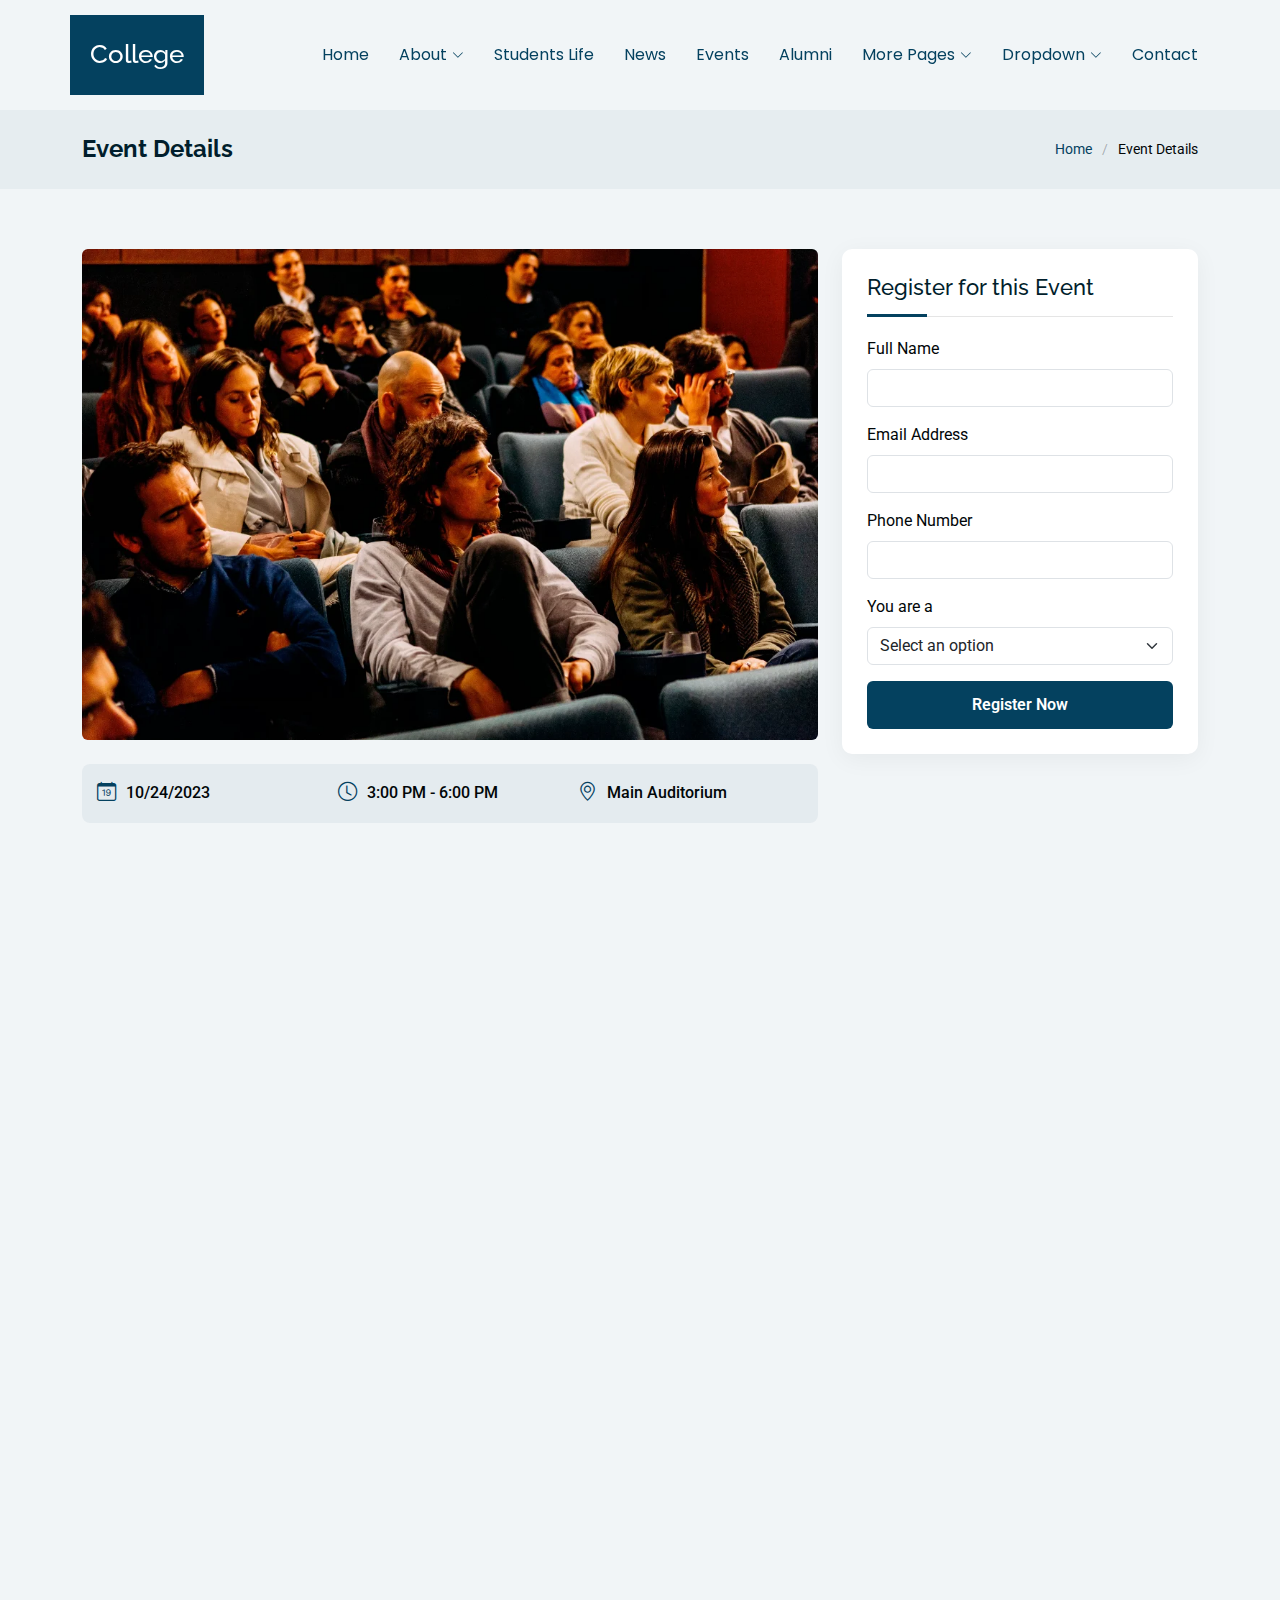
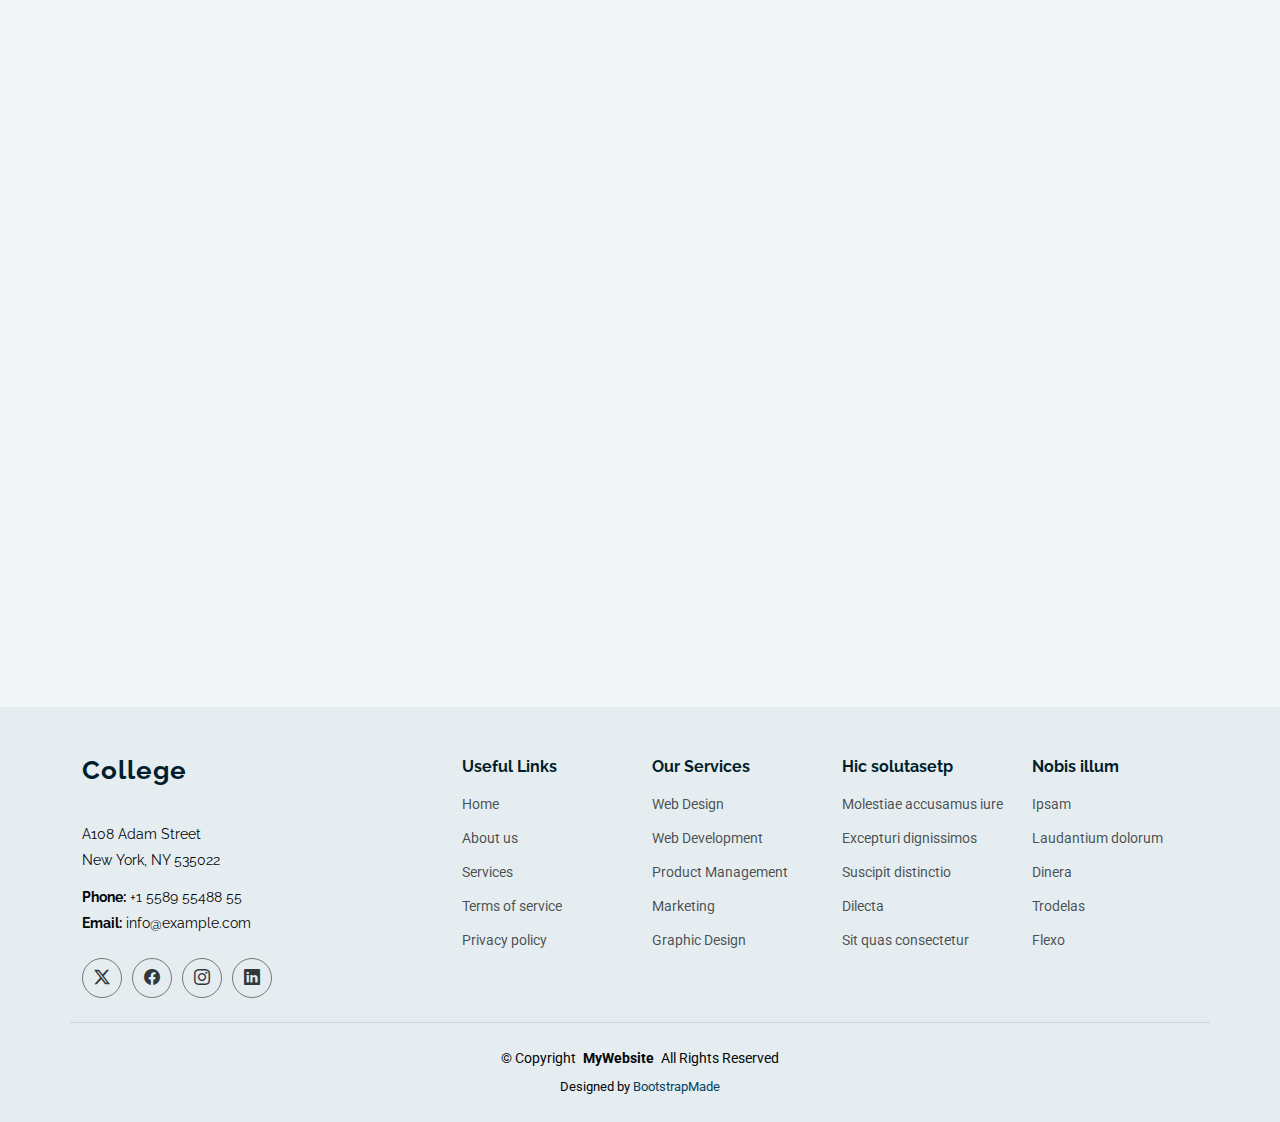
<file: event-details.html>
<!DOCTYPE html>
<html lang="en">

<head>
  <meta charset="utf-8">
  <meta content="width=device-width, initial-scale=1.0" name="viewport">
  <title>Event Details - College Bootstrap Template</title>
  <meta name="description" content="">
  <meta name="keywords" content="">

  <!-- Favicons -->
  <link href="assets/img/favicon.png" rel="icon">
  <link href="assets/img/apple-touch-icon.png" rel="apple-touch-icon">

  <!-- Fonts -->
  <link href="https://fonts.googleapis.com" rel="preconnect">
  <link href="https://fonts.gstatic.com" rel="preconnect" crossorigin>
  <link href="https://fonts.googleapis.com/css2?family=Roboto:ital,wght@0,100;0,300;0,400;0,500;0,700;0,900;1,100;1,300;1,400;1,500;1,700;1,900&family=Poppins:ital,wght@0,100;0,200;0,300;0,400;0,500;0,600;0,700;0,800;0,900;1,100;1,200;1,300;1,400;1,500;1,600;1,700;1,800;1,900&family=Raleway:ital,wght@0,100;0,200;0,300;0,400;0,500;0,600;0,700;0,800;0,900;1,100;1,200;1,300;1,400;1,500;1,600;1,700;1,800;1,900&display=swap" rel="stylesheet">

  <!-- Vendor CSS Files -->
  <link href="assets/vendor/bootstrap/css/bootstrap.min.css" rel="stylesheet">
  <link href="assets/vendor/bootstrap-icons/bootstrap-icons.css" rel="stylesheet">
  <link href="assets/vendor/aos/aos.css" rel="stylesheet">
  <link href="assets/vendor/swiper/swiper-bundle.min.css" rel="stylesheet">
  <link href="assets/vendor/glightbox/css/glightbox.min.css" rel="stylesheet">

  <!-- Main CSS File -->
  <link href="assets/css/main.css" rel="stylesheet">

  <!-- =======================================================
  * Template Name: College
  * Template URL: https://bootstrapmade.com/college-bootstrap-education-template/
  * Updated: Jun 19 2025 with Bootstrap v5.3.6
  * Author: BootstrapMade.com
  * License: https://bootstrapmade.com/license/
  ======================================================== -->
</head>

<body class="event-details-page">

  <header id="header" class="header d-flex align-items-center sticky-top">
    <div class="header-container container-fluid container-xl position-relative d-flex align-items-center justify-content-end">

      <a href="index.html" class="logo d-flex align-items-center me-auto">
        <!-- Uncomment the line below if you also wish to use an image logo -->
        <!-- <img src="assets/img/logo.webp" alt=""> -->
        <h1 class="sitename">College</h1>
      </a>

      <nav id="navmenu" class="navmenu">
        <ul>
          <li><a href="index.html">Home</a></li>
          <li class="dropdown"><a href="about.html"><span>About</span> <i class="bi bi-chevron-down toggle-dropdown"></i></a>
            <ul>
              <li><a href="about.html">About Us</a></li>
              <li><a href="admissions.html">Admissions</a></li>
              <li><a href="academics.html">Academics</a></li>
              <li><a href="faculty-staff.html">Faculty &amp; Staff</a></li>
              <li><a href="campus-facilities.html">Campus &amp; Facilities</a></li>
            </ul>
          </li>

          <li><a href="students-life.html">Students Life</a></li>
          <li><a href="news.html">News</a></li>
          <li><a href="events.html">Events</a></li>
          <li><a href="alumni.html">Alumni</a></li>
          <li class="dropdown"><a href="#"><span>More Pages</span> <i class="bi bi-chevron-down toggle-dropdown"></i></a>
            <ul>
              <li><a href="news-details.html">News Details</a></li>
              <li><a href="event-details.html" class="active">Event Details</a></li>
              <li><a href="privacy.html">Privacy</a></li>
              <li><a href="terms-of-service.html">Terms of Service</a></li>
              <li><a href="404.html">Error 404</a></li>
              <li><a href="starter-page.html">Starter Page</a></li>
            </ul>
          </li>

          <li class="dropdown"><a href="#"><span>Dropdown</span> <i class="bi bi-chevron-down toggle-dropdown"></i></a>
            <ul>
              <li><a href="#">Dropdown 1</a></li>
              <li class="dropdown"><a href="#"><span>Deep Dropdown</span> <i class="bi bi-chevron-down toggle-dropdown"></i></a>
                <ul>
                  <li><a href="#">Deep Dropdown 1</a></li>
                  <li><a href="#">Deep Dropdown 2</a></li>
                  <li><a href="#">Deep Dropdown 3</a></li>
                  <li><a href="#">Deep Dropdown 4</a></li>
                  <li><a href="#">Deep Dropdown 5</a></li>
                </ul>
              </li>
              <li><a href="#">Dropdown 2</a></li>
              <li><a href="#">Dropdown 3</a></li>
              <li><a href="#">Dropdown 4</a></li>
            </ul>
          </li>
          <li><a href="contact.html">Contact</a></li>
        </ul>
        <i class="mobile-nav-toggle d-xl-none bi bi-list"></i>
      </nav>

    </div>
  </header>

  <main class="main">

    <!-- Page Title -->
    <div class="page-title light-background">
      <div class="container d-lg-flex justify-content-between align-items-center">
        <h1 class="mb-2 mb-lg-0">Event Details</h1>
        <nav class="breadcrumbs">
          <ol>
            <li><a href="index.html">Home</a></li>
            <li class="current">Event Details</li>
          </ol>
        </nav>
      </div>
    </div><!-- End Page Title -->

    <!-- Event Section -->
    <section id="event" class="event section">

      <div class="container" data-aos="fade-up" data-aos-delay="100">

        <div class="row">
          <div class="col-lg-8">
            <div class="event-image mb-4" data-aos="fade-up">
              <img src="assets/img/education/events-9.webp" alt="Event" class="img-fluid rounded">
            </div>

            <div class="event-meta mb-4" data-aos="fade-up" data-aos-delay="100">
              <div class="row g-3">
                <div class="col-md-4">
                  <div class="meta-item">
                    <i class="bi bi-calendar-date"></i>
                    <span>10/24/2023</span>
                  </div>
                </div>
                <div class="col-md-4">
                  <div class="meta-item">
                    <i class="bi bi-clock"></i>
                    <span>3:00 PM - 6:00 PM</span>
                  </div>
                </div>
                <div class="col-md-4">
                  <div class="meta-item">
                    <i class="bi bi-geo-alt"></i>
                    <span>Main Auditorium</span>
                  </div>
                </div>
              </div>
            </div>

            <div class="event-content" data-aos="fade-up" data-aos-delay="200">
              <h2>Annual Science Exhibition</h2>
              <p>
                Lorem ipsum dolor sit amet, consectetur adipiscing elit. Aliquam non mauris maximus, finibus dui eget, rhoncus diam. Suspendisse blandit diam at nisi rutrum, non blandit magna molestie. Cras dapibus finibus diam, eu varius purus eleifend eu. Nulla facilisi. Vestibulum ante ipsum primis in faucibus orci luctus et ultrices posuere cubilia curae.
              </p>
              <p>
                Donec cursus, sapien vel convallis lobortis, dolor nisl pharetra est, ac facilisis ligula sapien vel justo. Curabitur sed semper risus, non tempus lorem. Nulla sodales feugiat tempus. Cras tincidunt dapibus ante, ut rutrum sapien finibus at. Mauris consequat tellus eu nunc pharetra, eu convallis elit tempor.
              </p>

              <h3 class="mt-4">Event Highlights</h3>
              <ul class="event-highlights">
                <li>
                  <i class="bi bi-check-circle"></i>
                  <span>Interactive student presentations of scientific experiments</span>
                </li>
                <li>
                  <i class="bi bi-check-circle"></i>
                  <span>Special lecture by renowned physicist Dr. Robert Jenkins</span>
                </li>
                <li>
                  <i class="bi bi-check-circle"></i>
                  <span>Robotics competition with prizes for top three teams</span>
                </li>
                <li>
                  <i class="bi bi-check-circle"></i>
                  <span>Science demonstrations by faculty members</span>
                </li>
                <li>
                  <i class="bi bi-check-circle"></i>
                  <span>Exhibition of innovative student projects</span>
                </li>
              </ul>

              <h3 class="mt-4">Event Schedule</h3>
              <div class="schedule-table">
                <div class="schedule-row">
                  <div class="schedule-time">3:00 PM - 3:30 PM</div>
                  <div class="schedule-activity">
                    <h4>Opening Ceremony</h4>
                    <p>Welcome address by Principal and introduction to the event</p>
                  </div>
                </div>
                <div class="schedule-row">
                  <div class="schedule-time">3:30 PM - 4:30 PM</div>
                  <div class="schedule-activity">
                    <h4>Student Project Presentations</h4>
                    <p>Selected students showcase their scientific innovations</p>
                  </div>
                </div>
                <div class="schedule-row">
                  <div class="schedule-time">4:30 PM - 5:15 PM</div>
                  <div class="schedule-activity">
                    <h4>Guest Lecture</h4>
                    <p>Special lecture on "Future of Quantum Computing" by Dr. Robert Jenkins</p>
                  </div>
                </div>
                <div class="schedule-row">
                  <div class="schedule-time">5:15 PM - 5:45 PM</div>
                  <div class="schedule-activity">
                    <h4>Robotics Demonstration</h4>
                    <p>Live demonstration of student-built robots and automation projects</p>
                  </div>
                </div>
                <div class="schedule-row">
                  <div class="schedule-time">5:45 PM - 6:00 PM</div>
                  <div class="schedule-activity">
                    <h4>Award Ceremony &amp; Closing</h4>
                    <p>Distribution of certificates and recognition of outstanding projects</p>
                  </div>
                </div>
              </div>

              <div class="event-gallery mt-5" data-aos="fade-up" data-aos-delay="300">
                <h3>Event Gallery</h3>
                <p>Images from previous year's science exhibition:</p>
                <div class="row g-4 mt-2">
                  <div class="col-md-4">
                    <a href="assets/img/education/events-1.webp" class="glightbox">
                      <img src="assets/img/education/events-1.webp" alt="Event Gallery" class="img-fluid rounded">
                    </a>
                  </div>
                  <div class="col-md-4">
                    <a href="assets/img/education/events-2.webp" class="glightbox">
                      <img src="assets/img/education/events-2.webp" alt="Event Gallery" class="img-fluid rounded">
                    </a>
                  </div>
                  <div class="col-md-4">
                    <a href="assets/img/education/events-3.webp" class="glightbox">
                      <img src="assets/img/education/events-3.webp" alt="Event Gallery" class="img-fluid rounded">
                    </a>
                  </div>
                </div>
              </div>
            </div>
          </div>

          <div class="col-lg-4">
            <div class="event-sidebar">
              <div class="sidebar-widget registration-form" data-aos="fade-left" data-aos-delay="200">
                <h3>Register for this Event</h3>
                <form>
                  <div class="mb-3">
                    <label for="name" class="form-label">Full Name</label>
                    <input type="text" class="form-control" id="name" required="">
                  </div>
                  <div class="mb-3">
                    <label for="email" class="form-label">Email Address</label>
                    <input type="email" class="form-control" id="email" required="">
                  </div>
                  <div class="mb-3">
                    <label for="phone" class="form-label">Phone Number</label>
                    <input type="tel" class="form-control" id="phone">
                  </div>
                  <div class="mb-3">
                    <label for="student-type" class="form-label">You are a</label>
                    <select class="form-select" id="student-type">
                      <option selected="">Select an option</option>
                      <option value="student">Student</option>
                      <option value="parent">Parent</option>
                      <option value="teacher">Teacher</option>
                      <option value="other">Other</option>
                    </select>
                  </div>
                  <div class="d-grid">
                    <button type="submit" class="btn btn-register">Register Now</button>
                  </div>
                </form>
              </div>

              <div class="sidebar-widget organizer-info" data-aos="fade-left" data-aos-delay="300">
                <h3>Event Organizer</h3>
                <div class="organizer-details">
                  <div class="organizer-image">
                    <img src="assets/img/person/person-m-5.webp" class="img-fluid rounded" alt="Organizer">
                  </div>
                  <div class="organizer-content">
                    <h4>Prof. Michael Anderson</h4>
                    <p class="organizer-position">Head of Science Department</p>
                    <p>For queries related to the event, please contact:</p>
                    <div class="organizer-contact">
                      <p><i class="bi bi-envelope"></i> michael@example.com</p>
                      <p><i class="bi bi-telephone"></i> +1 (555) 123-4567</p>
                    </div>
                  </div>
                </div>
              </div>

              <div class="sidebar-widget related-events" data-aos="fade-left" data-aos-delay="400">
                <h3>Related Events</h3>
                <div class="related-event-item">
                  <div class="related-event-date">
                    <span class="day">15</span>
                    <span class="month">Nov</span>
                  </div>
                  <div class="related-event-info">
                    <h4>Mathematics Olympiad</h4>
                    <p><i class="bi bi-geo-alt"></i> Room 203, East Wing</p>
                  </div>
                </div>
                <div class="related-event-item">
                  <div class="related-event-date">
                    <span class="day">05</span>
                    <span class="month">Dec</span>
                  </div>
                  <div class="related-event-info">
                    <h4>Literature Festival</h4>
                    <p><i class="bi bi-geo-alt"></i> Central Library</p>
                  </div>
                </div>
                <div class="related-event-item">
                  <div class="related-event-date">
                    <span class="day">18</span>
                    <span class="month">Dec</span>
                  </div>
                  <div class="related-event-info">
                    <h4>Annual Sports Meet</h4>
                    <p><i class="bi bi-geo-alt"></i> School Ground</p>
                  </div>
                </div>
              </div>
            </div>
          </div>
        </div>

      </div>

    </section><!-- /Event Section -->

  </main>

  <footer id="footer" class="footer position-relative light-background">

    <div class="container footer-top">
      <div class="row gy-4">
        <div class="col-lg-4 col-md-6 footer-about">
          <a href="index.html" class="logo d-flex align-items-center">
            <span class="sitename">College</span>
          </a>
          <div class="footer-contact pt-3">
            <p>A108 Adam Street</p>
            <p>New York, NY 535022</p>
            <p class="mt-3"><strong>Phone:</strong> <span>+1 5589 55488 55</span></p>
            <p><strong>Email:</strong> <span>info@example.com</span></p>
          </div>
          <div class="social-links d-flex mt-4">
            <a href=""><i class="bi bi-twitter-x"></i></a>
            <a href=""><i class="bi bi-facebook"></i></a>
            <a href=""><i class="bi bi-instagram"></i></a>
            <a href=""><i class="bi bi-linkedin"></i></a>
          </div>
        </div>

        <div class="col-lg-2 col-md-3 footer-links">
          <h4>Useful Links</h4>
          <ul>
            <li><a href="#">Home</a></li>
            <li><a href="#">About us</a></li>
            <li><a href="#">Services</a></li>
            <li><a href="#">Terms of service</a></li>
            <li><a href="#">Privacy policy</a></li>
          </ul>
        </div>

        <div class="col-lg-2 col-md-3 footer-links">
          <h4>Our Services</h4>
          <ul>
            <li><a href="#">Web Design</a></li>
            <li><a href="#">Web Development</a></li>
            <li><a href="#">Product Management</a></li>
            <li><a href="#">Marketing</a></li>
            <li><a href="#">Graphic Design</a></li>
          </ul>
        </div>

        <div class="col-lg-2 col-md-3 footer-links">
          <h4>Hic solutasetp</h4>
          <ul>
            <li><a href="#">Molestiae accusamus iure</a></li>
            <li><a href="#">Excepturi dignissimos</a></li>
            <li><a href="#">Suscipit distinctio</a></li>
            <li><a href="#">Dilecta</a></li>
            <li><a href="#">Sit quas consectetur</a></li>
          </ul>
        </div>

        <div class="col-lg-2 col-md-3 footer-links">
          <h4>Nobis illum</h4>
          <ul>
            <li><a href="#">Ipsam</a></li>
            <li><a href="#">Laudantium dolorum</a></li>
            <li><a href="#">Dinera</a></li>
            <li><a href="#">Trodelas</a></li>
            <li><a href="#">Flexo</a></li>
          </ul>
        </div>

      </div>
    </div>

    <div class="container copyright text-center mt-4">
      <p>© <span>Copyright</span> <strong class="px-1 sitename">MyWebsite</strong> <span>All Rights Reserved</span></p>
      <div class="credits">
        <!-- All the links in the footer should remain intact. -->
        <!-- You can delete the links only if you've purchased the pro version. -->
        <!-- Licensing information: https://bootstrapmade.com/license/ -->
        <!-- Purchase the pro version with working PHP/AJAX contact form: [buy-url] -->
        Designed by <a href="https://bootstrapmade.com/">BootstrapMade</a>
      </div>
    </div>

  </footer>

  <!-- Scroll Top -->
  <a href="#" id="scroll-top" class="scroll-top d-flex align-items-center justify-content-center"><i class="bi bi-arrow-up-short"></i></a>

  <!-- Preloader -->
  <div id="preloader"></div>

  <!-- Vendor JS Files -->
  <script src="assets/vendor/bootstrap/js/bootstrap.bundle.min.js"></script>
  <script src="assets/vendor/php-email-form/validate.js"></script>
  <script src="assets/vendor/aos/aos.js"></script>
  <script src="assets/vendor/swiper/swiper-bundle.min.js"></script>
  <script src="assets/vendor/purecounter/purecounter_vanilla.js"></script>
  <script src="assets/vendor/imagesloaded/imagesloaded.pkgd.min.js"></script>
  <script src="assets/vendor/isotope-layout/isotope.pkgd.min.js"></script>
  <script src="assets/vendor/glightbox/js/glightbox.min.js"></script>

  <!-- Main JS File -->
  <script src="assets/js/main.js"></script>

</body>

</html>
</file>
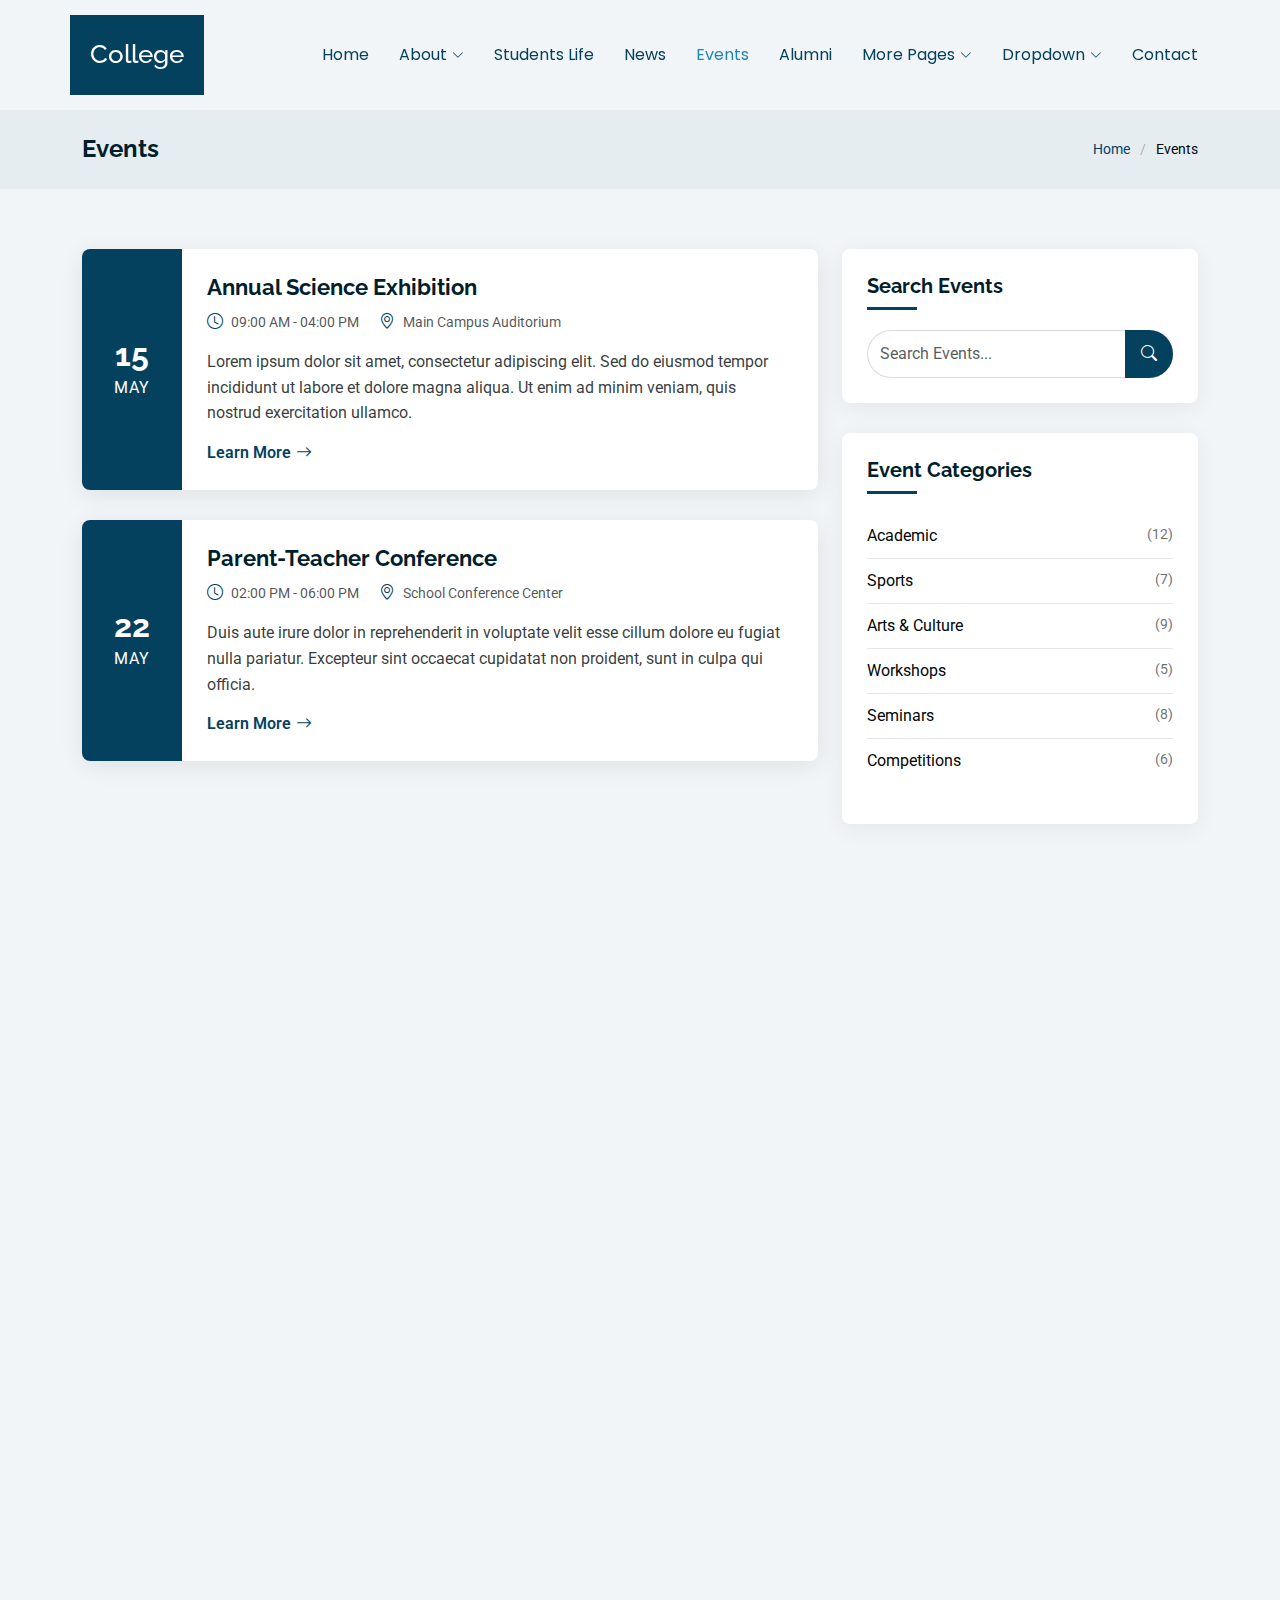
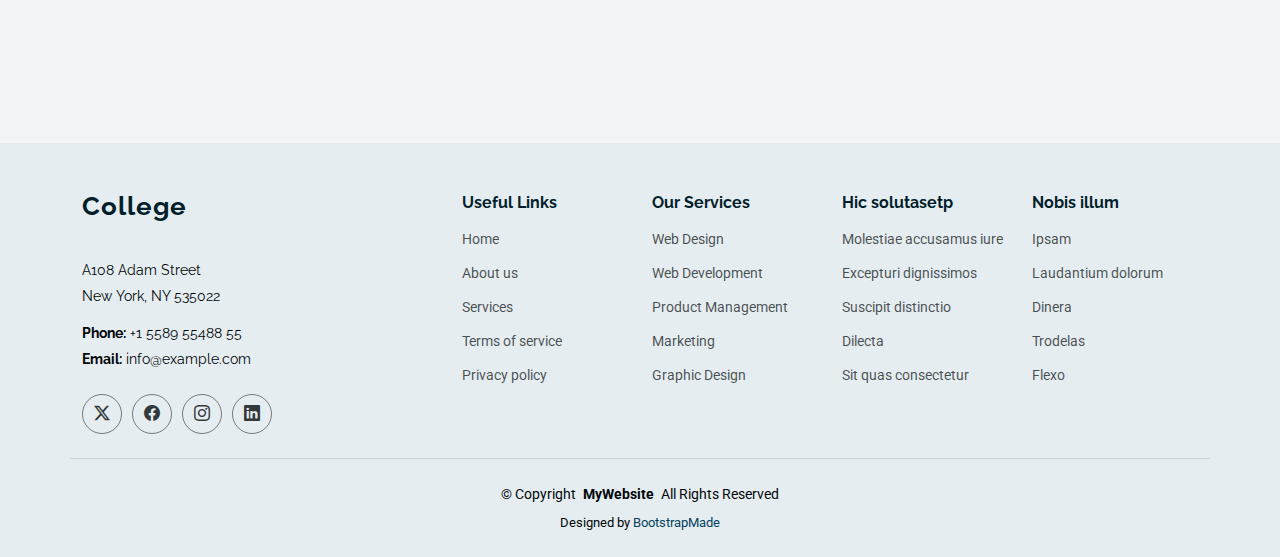
<file: events.html>
<!DOCTYPE html>
<html lang="en">

<head>
  <meta charset="utf-8">
  <meta content="width=device-width, initial-scale=1.0" name="viewport">
  <title>Events - College Bootstrap Template</title>
  <meta name="description" content="">
  <meta name="keywords" content="">

  <!-- Favicons -->
  <link href="assets/img/favicon.png" rel="icon">
  <link href="assets/img/apple-touch-icon.png" rel="apple-touch-icon">

  <!-- Fonts -->
  <link href="https://fonts.googleapis.com" rel="preconnect">
  <link href="https://fonts.gstatic.com" rel="preconnect" crossorigin>
  <link href="https://fonts.googleapis.com/css2?family=Roboto:ital,wght@0,100;0,300;0,400;0,500;0,700;0,900;1,100;1,300;1,400;1,500;1,700;1,900&family=Poppins:ital,wght@0,100;0,200;0,300;0,400;0,500;0,600;0,700;0,800;0,900;1,100;1,200;1,300;1,400;1,500;1,600;1,700;1,800;1,900&family=Raleway:ital,wght@0,100;0,200;0,300;0,400;0,500;0,600;0,700;0,800;0,900;1,100;1,200;1,300;1,400;1,500;1,600;1,700;1,800;1,900&display=swap" rel="stylesheet">

  <!-- Vendor CSS Files -->
  <link href="assets/vendor/bootstrap/css/bootstrap.min.css" rel="stylesheet">
  <link href="assets/vendor/bootstrap-icons/bootstrap-icons.css" rel="stylesheet">
  <link href="assets/vendor/aos/aos.css" rel="stylesheet">
  <link href="assets/vendor/swiper/swiper-bundle.min.css" rel="stylesheet">
  <link href="assets/vendor/glightbox/css/glightbox.min.css" rel="stylesheet">

  <!-- Main CSS File -->
  <link href="assets/css/main.css" rel="stylesheet">

  <!-- =======================================================
  * Template Name: College
  * Template URL: https://bootstrapmade.com/college-bootstrap-education-template/
  * Updated: Jun 19 2025 with Bootstrap v5.3.6
  * Author: BootstrapMade.com
  * License: https://bootstrapmade.com/license/
  ======================================================== -->
</head>

<body class="events-page">

  <header id="header" class="header d-flex align-items-center sticky-top">
    <div class="header-container container-fluid container-xl position-relative d-flex align-items-center justify-content-end">

      <a href="index.html" class="logo d-flex align-items-center me-auto">
        <!-- Uncomment the line below if you also wish to use an image logo -->
        <!-- <img src="assets/img/logo.webp" alt=""> -->
        <h1 class="sitename">College</h1>
      </a>

      <nav id="navmenu" class="navmenu">
        <ul>
          <li><a href="index.html">Home</a></li>
          <li class="dropdown"><a href="about.html"><span>About</span> <i class="bi bi-chevron-down toggle-dropdown"></i></a>
            <ul>
              <li><a href="about.html">About Us</a></li>
              <li><a href="admissions.html">Admissions</a></li>
              <li><a href="academics.html">Academics</a></li>
              <li><a href="faculty-staff.html">Faculty &amp; Staff</a></li>
              <li><a href="campus-facilities.html">Campus &amp; Facilities</a></li>
            </ul>
          </li>

          <li><a href="students-life.html">Students Life</a></li>
          <li><a href="news.html">News</a></li>
          <li><a href="events.html" class="active">Events</a></li>
          <li><a href="alumni.html">Alumni</a></li>
          <li class="dropdown"><a href="#"><span>More Pages</span> <i class="bi bi-chevron-down toggle-dropdown"></i></a>
            <ul>
              <li><a href="news-details.html">News Details</a></li>
              <li><a href="event-details.html">Event Details</a></li>
              <li><a href="privacy.html">Privacy</a></li>
              <li><a href="terms-of-service.html">Terms of Service</a></li>
              <li><a href="404.html">Error 404</a></li>
              <li><a href="starter-page.html">Starter Page</a></li>
            </ul>
          </li>

          <li class="dropdown"><a href="#"><span>Dropdown</span> <i class="bi bi-chevron-down toggle-dropdown"></i></a>
            <ul>
              <li><a href="#">Dropdown 1</a></li>
              <li class="dropdown"><a href="#"><span>Deep Dropdown</span> <i class="bi bi-chevron-down toggle-dropdown"></i></a>
                <ul>
                  <li><a href="#">Deep Dropdown 1</a></li>
                  <li><a href="#">Deep Dropdown 2</a></li>
                  <li><a href="#">Deep Dropdown 3</a></li>
                  <li><a href="#">Deep Dropdown 4</a></li>
                  <li><a href="#">Deep Dropdown 5</a></li>
                </ul>
              </li>
              <li><a href="#">Dropdown 2</a></li>
              <li><a href="#">Dropdown 3</a></li>
              <li><a href="#">Dropdown 4</a></li>
            </ul>
          </li>
          <li><a href="contact.html">Contact</a></li>
        </ul>
        <i class="mobile-nav-toggle d-xl-none bi bi-list"></i>
      </nav>

    </div>
  </header>

  <main class="main">

    <!-- Page Title -->
    <div class="page-title light-background">
      <div class="container d-lg-flex justify-content-between align-items-center">
        <h1 class="mb-2 mb-lg-0">Events</h1>
        <nav class="breadcrumbs">
          <ol>
            <li><a href="index.html">Home</a></li>
            <li class="current">Events</li>
          </ol>
        </nav>
      </div>
    </div><!-- End Page Title -->

    <!-- Events Extended Section -->
    <section id="events-extended" class="events-extended section">

      <div class="container" data-aos="fade-up" data-aos-delay="100">

        <div class="row">
          <div class="col-lg-8">
            <!-- Events List -->
            <div class="events-list">
              <!-- Event Item 1 -->
              <div class="event-item" data-aos="fade-up">
                <div class="event-date">
                  <span class="day">15</span>
                  <span class="month">May</span>
                </div>
                <div class="event-content">
                  <h3 class="event-title">Annual Science Exhibition</h3>
                  <div class="event-meta">
                    <span><i class="bi bi-clock"></i> 09:00 AM - 04:00 PM</span>
                    <span><i class="bi bi-geo-alt"></i> Main Campus Auditorium</span>
                  </div>
                  <p class="event-description">Lorem ipsum dolor sit amet, consectetur adipiscing elit. Sed do eiusmod tempor incididunt ut labore et dolore magna aliqua. Ut enim ad minim veniam, quis nostrud exercitation ullamco.</p>
                  <a href="#" class="btn-event-details">Learn More <i class="bi bi-arrow-right"></i></a>
                </div>
              </div><!-- End Event Item -->

              <!-- Event Item 2 -->
              <div class="event-item" data-aos="fade-up" data-aos-delay="100">
                <div class="event-date">
                  <span class="day">22</span>
                  <span class="month">May</span>
                </div>
                <div class="event-content">
                  <h3 class="event-title">Parent-Teacher Conference</h3>
                  <div class="event-meta">
                    <span><i class="bi bi-clock"></i> 02:00 PM - 06:00 PM</span>
                    <span><i class="bi bi-geo-alt"></i> School Conference Center</span>
                  </div>
                  <p class="event-description">Duis aute irure dolor in reprehenderit in voluptate velit esse cillum dolore eu fugiat nulla pariatur. Excepteur sint occaecat cupidatat non proident, sunt in culpa qui officia.</p>
                  <a href="#" class="btn-event-details">Learn More <i class="bi bi-arrow-right"></i></a>
                </div>
              </div><!-- End Event Item -->

              <!-- Event Item 3 -->
              <div class="event-item" data-aos="fade-up" data-aos-delay="200">
                <div class="event-date">
                  <span class="day">05</span>
                  <span class="month">Jun</span>
                </div>
                <div class="event-content">
                  <h3 class="event-title">Annual Sports Tournament</h3>
                  <div class="event-meta">
                    <span><i class="bi bi-clock"></i> 10:00 AM - 05:00 PM</span>
                    <span><i class="bi bi-geo-alt"></i> Campus Sports Ground</span>
                  </div>
                  <p class="event-description">Ut enim ad minim veniam, quis nostrud exercitation ullamco laboris nisi ut aliquip ex ea commodo consequat. Duis aute irure dolor in reprehenderit in voluptate velit esse.</p>
                  <a href="#" class="btn-event-details">Learn More <i class="bi bi-arrow-right"></i></a>
                </div>
              </div><!-- End Event Item -->

              <!-- Event Item 4 -->
              <div class="event-item" data-aos="fade-up" data-aos-delay="300">
                <div class="event-date">
                  <span class="day">12</span>
                  <span class="month">Jun</span>
                </div>
                <div class="event-content">
                  <h3 class="event-title">Graduation Ceremony 2023</h3>
                  <div class="event-meta">
                    <span><i class="bi bi-clock"></i> 04:00 PM - 07:00 PM</span>
                    <span><i class="bi bi-geo-alt"></i> University Grand Hall</span>
                  </div>
                  <p class="event-description">Sed ut perspiciatis unde omnis iste natus error sit voluptatem accusantium doloremque laudantium, totam rem aperiam, eaque ipsa quae ab illo inventore veritatis et quasi.</p>
                  <a href="#" class="btn-event-details">Learn More <i class="bi bi-arrow-right"></i></a>
                </div>
              </div><!-- End Event Item -->

              <!-- Event Item 5 -->
              <div class="event-item" data-aos="fade-up" data-aos-delay="400">
                <div class="event-date">
                  <span class="day">20</span>
                  <span class="month">Jun</span>
                </div>
                <div class="event-content">
                  <h3 class="event-title">Summer Arts Festival</h3>
                  <div class="event-meta">
                    <span><i class="bi bi-clock"></i> 11:00 AM - 08:00 PM</span>
                    <span><i class="bi bi-geo-alt"></i> Arts Center</span>
                  </div>
                  <p class="event-description">Nemo enim ipsam voluptatem quia voluptas sit aspernatur aut odit aut fugit, sed quia consequuntur magni dolores eos qui ratione voluptatem sequi nesciunt. Neque porro quisquam.</p>
                  <a href="#" class="btn-event-details">Learn More <i class="bi bi-arrow-right"></i></a>
                </div>
              </div><!-- End Event Item -->

              <!-- Pagination -->
              <div class="events-pagination" data-aos="fade-up" data-aos-delay="100">
                <ul class="pagination justify-content-center">
                  <li class="page-item disabled"><a class="page-link" href="#"><i class="bi bi-arrow-left"></i></a></li>
                  <li class="page-item active"><a class="page-link" href="#">1</a></li>
                  <li class="page-item"><a class="page-link" href="#">2</a></li>
                  <li class="page-item"><a class="page-link" href="#">3</a></li>
                  <li class="page-item"><a class="page-link" href="#"><i class="bi bi-arrow-right"></i></a></li>
                </ul>
              </div>
            </div><!-- End Events List -->
          </div>

          <div class="col-lg-4">
            <!-- Sidebar -->
            <div class="events-sidebar">
              <!-- Search Form -->
              <div class="sidebar-item search-form" data-aos="fade-up">
                <h4>Search Events</h4>
                <form action="">
                  <div class="input-group">
                    <input type="text" class="form-control" placeholder="Search Events...">
                    <button class="btn" type="submit"><i class="bi bi-search"></i></button>
                  </div>
                </form>
              </div><!-- End Search Form -->

              <!-- Categories -->
              <div class="sidebar-item categories" data-aos="fade-up" data-aos-delay="100">
                <h4>Event Categories</h4>
                <ul class="list-unstyled">
                  <li><a href="#">Academic <span>(12)</span></a></li>
                  <li><a href="#">Sports <span>(7)</span></a></li>
                  <li><a href="#">Arts &amp; Culture <span>(9)</span></a></li>
                  <li><a href="#">Workshops <span>(5)</span></a></li>
                  <li><a href="#">Seminars <span>(8)</span></a></li>
                  <li><a href="#">Competitions <span>(6)</span></a></li>
                </ul>
              </div><!-- End Categories -->

              <!-- Upcoming Events -->
              <div class="sidebar-item upcoming-events" data-aos="fade-up" data-aos-delay="200">
                <h4>Upcoming Featured Events</h4>
                <div class="featured-event">
                  <img src="assets/img/education/events-5.webp" alt="Event" class="img-fluid">
                  <div class="featured-event-details">
                    <h5>Summer Leadership Camp</h5>
                    <span class="event-date"><i class="bi bi-calendar"></i> July 10-15, 2023</span>
                    <a href="#" class="btn-sm btn-register">Register Now</a>
                  </div>
                </div>
              </div><!-- End Upcoming Events -->

              <!-- Event Calendar -->
              <div class="sidebar-item event-calendar" data-aos="fade-up" data-aos-delay="300">
                <h4>Event Calendar</h4>
                <div class="calendar-widget">
                  <div class="calendar-header">
                    <h5>May 2023</h5>
                    <div class="calendar-nav">
                      <a href="#" class="prev-month"><i class="bi bi-chevron-left"></i></a>
                      <a href="#" class="next-month"><i class="bi bi-chevron-right"></i></a>
                    </div>
                  </div>
                  <table class="calendar-table">
                    <thead>
                      <tr>
                        <th>S</th>
                        <th>M</th>
                        <th>T</th>
                        <th>W</th>
                        <th>T</th>
                        <th>F</th>
                        <th>S</th>
                      </tr>
                    </thead>
                    <tbody>
                      <tr>
                        <td></td>
                        <td>1</td>
                        <td>2</td>
                        <td>3</td>
                        <td>4</td>
                        <td>5</td>
                        <td>6</td>
                      </tr>
                      <tr>
                        <td>7</td>
                        <td>8</td>
                        <td>9</td>
                        <td>10</td>
                        <td>11</td>
                        <td>12</td>
                        <td>13</td>
                      </tr>
                      <tr>
                        <td>14</td>
                        <td class="has-event">15</td>
                        <td>16</td>
                        <td>17</td>
                        <td>18</td>
                        <td>19</td>
                        <td>20</td>
                      </tr>
                      <tr>
                        <td>21</td>
                        <td class="has-event">22</td>
                        <td>23</td>
                        <td>24</td>
                        <td>25</td>
                        <td>26</td>
                        <td>27</td>
                      </tr>
                      <tr>
                        <td>28</td>
                        <td>29</td>
                        <td>30</td>
                        <td>31</td>
                        <td></td>
                        <td></td>
                        <td></td>
                      </tr>
                    </tbody>
                  </table>
                </div>
              </div><!-- End Event Calendar -->
            </div><!-- End Sidebar -->
          </div>
        </div>

      </div>

    </section><!-- /Events Extended Section -->

  </main>

  <footer id="footer" class="footer position-relative light-background">

    <div class="container footer-top">
      <div class="row gy-4">
        <div class="col-lg-4 col-md-6 footer-about">
          <a href="index.html" class="logo d-flex align-items-center">
            <span class="sitename">College</span>
          </a>
          <div class="footer-contact pt-3">
            <p>A108 Adam Street</p>
            <p>New York, NY 535022</p>
            <p class="mt-3"><strong>Phone:</strong> <span>+1 5589 55488 55</span></p>
            <p><strong>Email:</strong> <span>info@example.com</span></p>
          </div>
          <div class="social-links d-flex mt-4">
            <a href=""><i class="bi bi-twitter-x"></i></a>
            <a href=""><i class="bi bi-facebook"></i></a>
            <a href=""><i class="bi bi-instagram"></i></a>
            <a href=""><i class="bi bi-linkedin"></i></a>
          </div>
        </div>

        <div class="col-lg-2 col-md-3 footer-links">
          <h4>Useful Links</h4>
          <ul>
            <li><a href="#">Home</a></li>
            <li><a href="#">About us</a></li>
            <li><a href="#">Services</a></li>
            <li><a href="#">Terms of service</a></li>
            <li><a href="#">Privacy policy</a></li>
          </ul>
        </div>

        <div class="col-lg-2 col-md-3 footer-links">
          <h4>Our Services</h4>
          <ul>
            <li><a href="#">Web Design</a></li>
            <li><a href="#">Web Development</a></li>
            <li><a href="#">Product Management</a></li>
            <li><a href="#">Marketing</a></li>
            <li><a href="#">Graphic Design</a></li>
          </ul>
        </div>

        <div class="col-lg-2 col-md-3 footer-links">
          <h4>Hic solutasetp</h4>
          <ul>
            <li><a href="#">Molestiae accusamus iure</a></li>
            <li><a href="#">Excepturi dignissimos</a></li>
            <li><a href="#">Suscipit distinctio</a></li>
            <li><a href="#">Dilecta</a></li>
            <li><a href="#">Sit quas consectetur</a></li>
          </ul>
        </div>

        <div class="col-lg-2 col-md-3 footer-links">
          <h4>Nobis illum</h4>
          <ul>
            <li><a href="#">Ipsam</a></li>
            <li><a href="#">Laudantium dolorum</a></li>
            <li><a href="#">Dinera</a></li>
            <li><a href="#">Trodelas</a></li>
            <li><a href="#">Flexo</a></li>
          </ul>
        </div>

      </div>
    </div>

    <div class="container copyright text-center mt-4">
      <p>© <span>Copyright</span> <strong class="px-1 sitename">MyWebsite</strong> <span>All Rights Reserved</span></p>
      <div class="credits">
        <!-- All the links in the footer should remain intact. -->
        <!-- You can delete the links only if you've purchased the pro version. -->
        <!-- Licensing information: https://bootstrapmade.com/license/ -->
        <!-- Purchase the pro version with working PHP/AJAX contact form: [buy-url] -->
        Designed by <a href="https://bootstrapmade.com/">BootstrapMade</a>
      </div>
    </div>

  </footer>

  <!-- Scroll Top -->
  <a href="#" id="scroll-top" class="scroll-top d-flex align-items-center justify-content-center"><i class="bi bi-arrow-up-short"></i></a>

  <!-- Preloader -->
  <div id="preloader"></div>

  <!-- Vendor JS Files -->
  <script src="assets/vendor/bootstrap/js/bootstrap.bundle.min.js"></script>
  <script src="assets/vendor/php-email-form/validate.js"></script>
  <script src="assets/vendor/aos/aos.js"></script>
  <script src="assets/vendor/swiper/swiper-bundle.min.js"></script>
  <script src="assets/vendor/purecounter/purecounter_vanilla.js"></script>
  <script src="assets/vendor/imagesloaded/imagesloaded.pkgd.min.js"></script>
  <script src="assets/vendor/isotope-layout/isotope.pkgd.min.js"></script>
  <script src="assets/vendor/glightbox/js/glightbox.min.js"></script>

  <!-- Main JS File -->
  <script src="assets/js/main.js"></script>

</body>

</html>
</file>
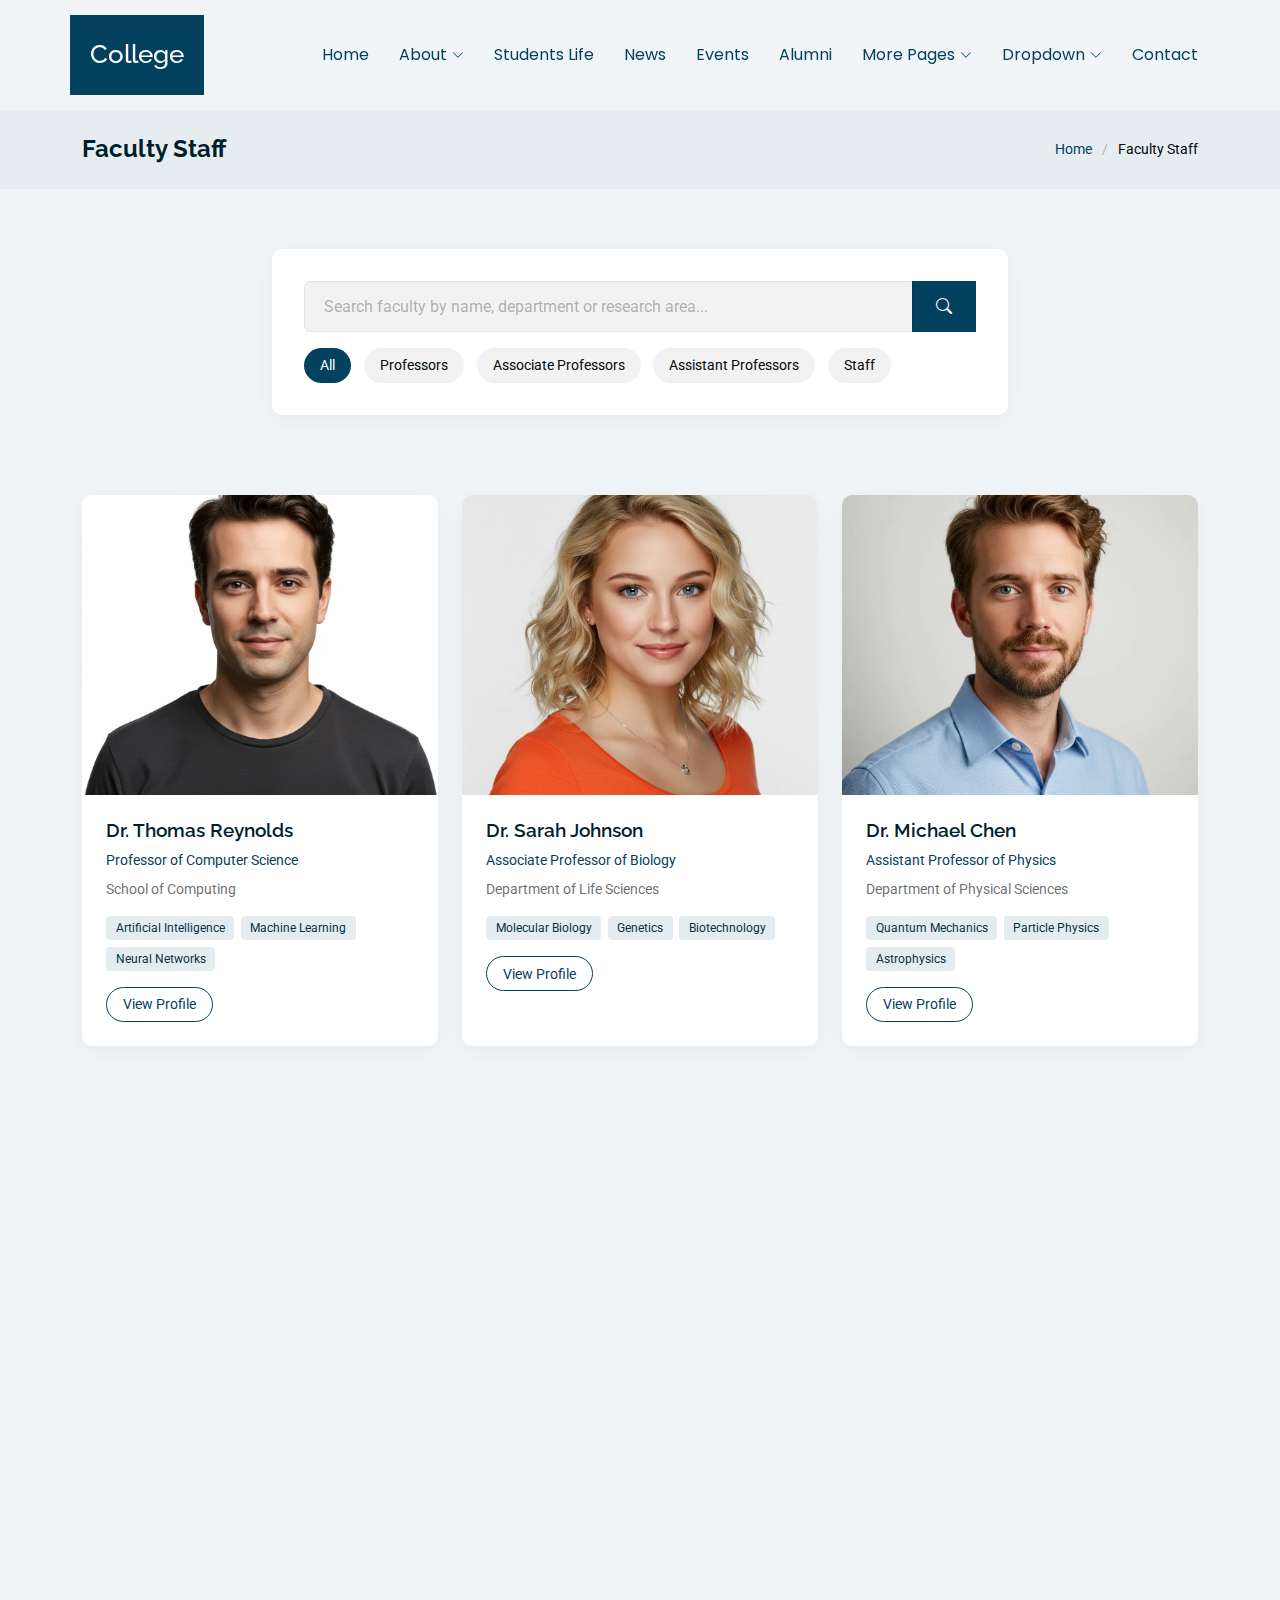
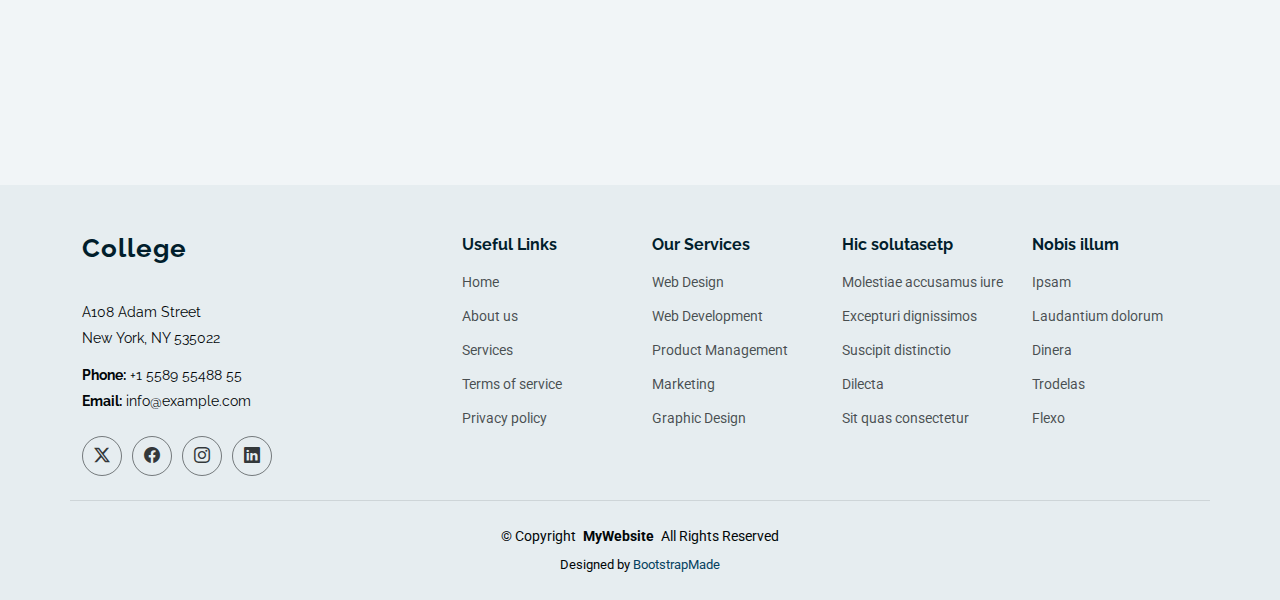
<file: faculty-staff.html>
<!DOCTYPE html>
<html lang="en">

<head>
  <meta charset="utf-8">
  <meta content="width=device-width, initial-scale=1.0" name="viewport">
  <title>Faculty Staff - College Bootstrap Template</title>
  <meta name="description" content="">
  <meta name="keywords" content="">

  <!-- Favicons -->
  <link href="assets/img/favicon.png" rel="icon">
  <link href="assets/img/apple-touch-icon.png" rel="apple-touch-icon">

  <!-- Fonts -->
  <link href="https://fonts.googleapis.com" rel="preconnect">
  <link href="https://fonts.gstatic.com" rel="preconnect" crossorigin>
  <link href="https://fonts.googleapis.com/css2?family=Roboto:ital,wght@0,100;0,300;0,400;0,500;0,700;0,900;1,100;1,300;1,400;1,500;1,700;1,900&family=Poppins:ital,wght@0,100;0,200;0,300;0,400;0,500;0,600;0,700;0,800;0,900;1,100;1,200;1,300;1,400;1,500;1,600;1,700;1,800;1,900&family=Raleway:ital,wght@0,100;0,200;0,300;0,400;0,500;0,600;0,700;0,800;0,900;1,100;1,200;1,300;1,400;1,500;1,600;1,700;1,800;1,900&display=swap" rel="stylesheet">

  <!-- Vendor CSS Files -->
  <link href="assets/vendor/bootstrap/css/bootstrap.min.css" rel="stylesheet">
  <link href="assets/vendor/bootstrap-icons/bootstrap-icons.css" rel="stylesheet">
  <link href="assets/vendor/aos/aos.css" rel="stylesheet">
  <link href="assets/vendor/swiper/swiper-bundle.min.css" rel="stylesheet">
  <link href="assets/vendor/glightbox/css/glightbox.min.css" rel="stylesheet">

  <!-- Main CSS File -->
  <link href="assets/css/main.css" rel="stylesheet">

  <!-- =======================================================
  * Template Name: College
  * Template URL: https://bootstrapmade.com/college-bootstrap-education-template/
  * Updated: Jun 19 2025 with Bootstrap v5.3.6
  * Author: BootstrapMade.com
  * License: https://bootstrapmade.com/license/
  ======================================================== -->
</head>

<body class="faculty-staff-page">

  <header id="header" class="header d-flex align-items-center sticky-top">
    <div class="header-container container-fluid container-xl position-relative d-flex align-items-center justify-content-end">

      <a href="index.html" class="logo d-flex align-items-center me-auto">
        <!-- Uncomment the line below if you also wish to use an image logo -->
        <!-- <img src="assets/img/logo.webp" alt=""> -->
        <h1 class="sitename">College</h1>
      </a>

      <nav id="navmenu" class="navmenu">
        <ul>
          <li><a href="index.html">Home</a></li>
          <li class="dropdown"><a href="about.html"><span>About</span> <i class="bi bi-chevron-down toggle-dropdown"></i></a>
            <ul>
              <li><a href="about.html">About Us</a></li>
              <li><a href="admissions.html">Admissions</a></li>
              <li><a href="academics.html">Academics</a></li>
              <li><a href="faculty-staff.html" class="active">Faculty &amp; Staff</a></li>
              <li><a href="campus-facilities.html">Campus &amp; Facilities</a></li>
            </ul>
          </li>

          <li><a href="students-life.html">Students Life</a></li>
          <li><a href="news.html">News</a></li>
          <li><a href="events.html">Events</a></li>
          <li><a href="alumni.html">Alumni</a></li>
          <li class="dropdown"><a href="#"><span>More Pages</span> <i class="bi bi-chevron-down toggle-dropdown"></i></a>
            <ul>
              <li><a href="news-details.html">News Details</a></li>
              <li><a href="event-details.html">Event Details</a></li>
              <li><a href="privacy.html">Privacy</a></li>
              <li><a href="terms-of-service.html">Terms of Service</a></li>
              <li><a href="404.html">Error 404</a></li>
              <li><a href="starter-page.html">Starter Page</a></li>
            </ul>
          </li>

          <li class="dropdown"><a href="#"><span>Dropdown</span> <i class="bi bi-chevron-down toggle-dropdown"></i></a>
            <ul>
              <li><a href="#">Dropdown 1</a></li>
              <li class="dropdown"><a href="#"><span>Deep Dropdown</span> <i class="bi bi-chevron-down toggle-dropdown"></i></a>
                <ul>
                  <li><a href="#">Deep Dropdown 1</a></li>
                  <li><a href="#">Deep Dropdown 2</a></li>
                  <li><a href="#">Deep Dropdown 3</a></li>
                  <li><a href="#">Deep Dropdown 4</a></li>
                  <li><a href="#">Deep Dropdown 5</a></li>
                </ul>
              </li>
              <li><a href="#">Dropdown 2</a></li>
              <li><a href="#">Dropdown 3</a></li>
              <li><a href="#">Dropdown 4</a></li>
            </ul>
          </li>
          <li><a href="contact.html">Contact</a></li>
        </ul>
        <i class="mobile-nav-toggle d-xl-none bi bi-list"></i>
      </nav>

    </div>
  </header>

  <main class="main">

    <!-- Page Title -->
    <div class="page-title light-background">
      <div class="container d-lg-flex justify-content-between align-items-center">
        <h1 class="mb-2 mb-lg-0">Faculty Staff</h1>
        <nav class="breadcrumbs">
          <ol>
            <li><a href="index.html">Home</a></li>
            <li class="current">Faculty Staff</li>
          </ol>
        </nav>
      </div>
    </div><!-- End Page Title -->

    <!-- Faculty  Staff Section -->
    <section id="faculty--staff" class="faculty--staff section">

      <div class="container" data-aos="fade-up" data-aos-delay="100">

        <div class="row mb-5">
          <div class="col-lg-8 mx-auto">
            <div class="faculty-search">
              <div class="input-group">
                <input type="text" class="form-control" placeholder="Search faculty by name, department or research area...">
                <button class="search-btn" type="button">
                  <i class="bi bi-search"></i>
                </button>
              </div>
              <div class="search-filters mt-3 d-flex flex-wrap">
                <div class="filter-item active">All</div>
                <div class="filter-item">Professors</div>
                <div class="filter-item">Associate Professors</div>
                <div class="filter-item">Assistant Professors</div>
                <div class="filter-item">Staff</div>
              </div>
            </div>
          </div>
        </div>

        <div class="faculty-grid">
          <div class="row g-4">
            <!-- Faculty Member 1 -->
            <div class="col-lg-4 col-md-6" data-aos="fade-up" data-aos-delay="100">
              <div class="faculty-card">
                <div class="faculty-image">
                  <img src="assets/img/person/person-m-3.webp" class="img-fluid" alt="Faculty Member">
                  <div class="social-links">
                    <a href="#"><i class="bi bi-twitter"></i></a>
                    <a href="#"><i class="bi bi-linkedin"></i></a>
                    <a href="#"><i class="bi bi-envelope"></i></a>
                  </div>
                </div>
                <div class="faculty-info">
                  <h3>Dr. Thomas Reynolds</h3>
                  <p class="position">Professor of Computer Science</p>
                  <div class="department">School of Computing</div>
                  <div class="research-tags">
                    <span>Artificial Intelligence</span>
                    <span>Machine Learning</span>
                    <span>Neural Networks</span>
                  </div>
                  <a href="#" class="profile-link">View Profile</a>
                </div>
              </div>
            </div><!-- End Faculty Member -->

            <!-- Faculty Member 2 -->
            <div class="col-lg-4 col-md-6" data-aos="fade-up" data-aos-delay="200">
              <div class="faculty-card">
                <div class="faculty-image">
                  <img src="assets/img/person/person-f-5.webp" class="img-fluid" alt="Faculty Member">
                  <div class="social-links">
                    <a href="#"><i class="bi bi-twitter"></i></a>
                    <a href="#"><i class="bi bi-linkedin"></i></a>
                    <a href="#"><i class="bi bi-envelope"></i></a>
                  </div>
                </div>
                <div class="faculty-info">
                  <h3>Dr. Sarah Johnson</h3>
                  <p class="position">Associate Professor of Biology</p>
                  <div class="department">Department of Life Sciences</div>
                  <div class="research-tags">
                    <span>Molecular Biology</span>
                    <span>Genetics</span>
                    <span>Biotechnology</span>
                  </div>
                  <a href="#" class="profile-link">View Profile</a>
                </div>
              </div>
            </div><!-- End Faculty Member -->

            <!-- Faculty Member 3 -->
            <div class="col-lg-4 col-md-6" data-aos="fade-up" data-aos-delay="300">
              <div class="faculty-card">
                <div class="faculty-image">
                  <img src="assets/img/person/person-m-7.webp" class="img-fluid" alt="Faculty Member">
                  <div class="social-links">
                    <a href="#"><i class="bi bi-twitter"></i></a>
                    <a href="#"><i class="bi bi-linkedin"></i></a>
                    <a href="#"><i class="bi bi-envelope"></i></a>
                  </div>
                </div>
                <div class="faculty-info">
                  <h3>Dr. Michael Chen</h3>
                  <p class="position">Assistant Professor of Physics</p>
                  <div class="department">Department of Physical Sciences</div>
                  <div class="research-tags">
                    <span>Quantum Mechanics</span>
                    <span>Particle Physics</span>
                    <span>Astrophysics</span>
                  </div>
                  <a href="#" class="profile-link">View Profile</a>
                </div>
              </div>
            </div><!-- End Faculty Member -->

            <!-- Faculty Member 4 -->
            <div class="col-lg-4 col-md-6" data-aos="fade-up" data-aos-delay="100">
              <div class="faculty-card">
                <div class="faculty-image">
                  <img src="assets/img/person/person-f-8.webp" class="img-fluid" alt="Faculty Member">
                  <div class="social-links">
                    <a href="#"><i class="bi bi-twitter"></i></a>
                    <a href="#"><i class="bi bi-linkedin"></i></a>
                    <a href="#"><i class="bi bi-envelope"></i></a>
                  </div>
                </div>
                <div class="faculty-info">
                  <h3>Dr. Elizabeth Parker</h3>
                  <p class="position">Professor of Literature</p>
                  <div class="department">College of Humanities</div>
                  <div class="research-tags">
                    <span>Modern Literature</span>
                    <span>Critical Theory</span>
                    <span>Creative Writing</span>
                  </div>
                  <a href="#" class="profile-link">View Profile</a>
                </div>
              </div>
            </div><!-- End Faculty Member -->

            <!-- Faculty Member 5 -->
            <div class="col-lg-4 col-md-6" data-aos="fade-up" data-aos-delay="200">
              <div class="faculty-card">
                <div class="faculty-image">
                  <img src="assets/img/person/person-m-11.webp" class="img-fluid" alt="Faculty Member">
                  <div class="social-links">
                    <a href="#"><i class="bi bi-twitter"></i></a>
                    <a href="#"><i class="bi bi-linkedin"></i></a>
                    <a href="#"><i class="bi bi-envelope"></i></a>
                  </div>
                </div>
                <div class="faculty-info">
                  <h3>Dr. Robert Williams</h3>
                  <p class="position">Associate Professor of Economics</p>
                  <div class="department">Business School</div>
                  <div class="research-tags">
                    <span>Macroeconomics</span>
                    <span>International Trade</span>
                    <span>Economic Policy</span>
                  </div>
                  <a href="#" class="profile-link">View Profile</a>
                </div>
              </div>
            </div><!-- End Faculty Member -->

            <!-- Faculty Member 6 -->
            <div class="col-lg-4 col-md-6" data-aos="fade-up" data-aos-delay="300">
              <div class="faculty-card">
                <div class="faculty-image">
                  <img src="assets/img/person/person-f-12.webp" class="img-fluid" alt="Faculty Member">
                  <div class="social-links">
                    <a href="#"><i class="bi bi-twitter"></i></a>
                    <a href="#"><i class="bi bi-linkedin"></i></a>
                    <a href="#"><i class="bi bi-envelope"></i></a>
                  </div>
                </div>
                <div class="faculty-info">
                  <h3>Dr. Jennifer Lopez</h3>
                  <p class="position">Assistant Professor of Psychology</p>
                  <div class="department">Department of Behavioral Sciences</div>
                  <div class="research-tags">
                    <span>Cognitive Psychology</span>
                    <span>Child Development</span>
                    <span>Behavioral Studies</span>
                  </div>
                  <a href="#" class="profile-link">View Profile</a>
                </div>
              </div>
            </div><!-- End Faculty Member -->
          </div>
        </div>

        <div class="pagination-container mt-5 d-flex justify-content-center" data-aos="fade-up">
          <nav aria-label="Faculty pagination">
            <ul class="pagination">
              <li class="page-item disabled">
                <a class="page-link" href="#" aria-label="Previous">
                  <i class="bi bi-chevron-left"></i>
                </a>
              </li>
              <li class="page-item active"><a class="page-link" href="#">1</a></li>
              <li class="page-item"><a class="page-link" href="#">2</a></li>
              <li class="page-item"><a class="page-link" href="#">3</a></li>
              <li class="page-item">
                <a class="page-link" href="#" aria-label="Next">
                  <i class="bi bi-chevron-right"></i>
                </a>
              </li>
            </ul>
          </nav>
        </div>

      </div>

    </section><!-- /Faculty  Staff Section -->

  </main>

  <footer id="footer" class="footer position-relative light-background">

    <div class="container footer-top">
      <div class="row gy-4">
        <div class="col-lg-4 col-md-6 footer-about">
          <a href="index.html" class="logo d-flex align-items-center">
            <span class="sitename">College</span>
          </a>
          <div class="footer-contact pt-3">
            <p>A108 Adam Street</p>
            <p>New York, NY 535022</p>
            <p class="mt-3"><strong>Phone:</strong> <span>+1 5589 55488 55</span></p>
            <p><strong>Email:</strong> <span>info@example.com</span></p>
          </div>
          <div class="social-links d-flex mt-4">
            <a href=""><i class="bi bi-twitter-x"></i></a>
            <a href=""><i class="bi bi-facebook"></i></a>
            <a href=""><i class="bi bi-instagram"></i></a>
            <a href=""><i class="bi bi-linkedin"></i></a>
          </div>
        </div>

        <div class="col-lg-2 col-md-3 footer-links">
          <h4>Useful Links</h4>
          <ul>
            <li><a href="#">Home</a></li>
            <li><a href="#">About us</a></li>
            <li><a href="#">Services</a></li>
            <li><a href="#">Terms of service</a></li>
            <li><a href="#">Privacy policy</a></li>
          </ul>
        </div>

        <div class="col-lg-2 col-md-3 footer-links">
          <h4>Our Services</h4>
          <ul>
            <li><a href="#">Web Design</a></li>
            <li><a href="#">Web Development</a></li>
            <li><a href="#">Product Management</a></li>
            <li><a href="#">Marketing</a></li>
            <li><a href="#">Graphic Design</a></li>
          </ul>
        </div>

        <div class="col-lg-2 col-md-3 footer-links">
          <h4>Hic solutasetp</h4>
          <ul>
            <li><a href="#">Molestiae accusamus iure</a></li>
            <li><a href="#">Excepturi dignissimos</a></li>
            <li><a href="#">Suscipit distinctio</a></li>
            <li><a href="#">Dilecta</a></li>
            <li><a href="#">Sit quas consectetur</a></li>
          </ul>
        </div>

        <div class="col-lg-2 col-md-3 footer-links">
          <h4>Nobis illum</h4>
          <ul>
            <li><a href="#">Ipsam</a></li>
            <li><a href="#">Laudantium dolorum</a></li>
            <li><a href="#">Dinera</a></li>
            <li><a href="#">Trodelas</a></li>
            <li><a href="#">Flexo</a></li>
          </ul>
        </div>

      </div>
    </div>

    <div class="container copyright text-center mt-4">
      <p>© <span>Copyright</span> <strong class="px-1 sitename">MyWebsite</strong> <span>All Rights Reserved</span></p>
      <div class="credits">
        <!-- All the links in the footer should remain intact. -->
        <!-- You can delete the links only if you've purchased the pro version. -->
        <!-- Licensing information: https://bootstrapmade.com/license/ -->
        <!-- Purchase the pro version with working PHP/AJAX contact form: [buy-url] -->
        Designed by <a href="https://bootstrapmade.com/">BootstrapMade</a>
      </div>
    </div>

  </footer>

  <!-- Scroll Top -->
  <a href="#" id="scroll-top" class="scroll-top d-flex align-items-center justify-content-center"><i class="bi bi-arrow-up-short"></i></a>

  <!-- Preloader -->
  <div id="preloader"></div>

  <!-- Vendor JS Files -->
  <script src="assets/vendor/bootstrap/js/bootstrap.bundle.min.js"></script>
  <script src="assets/vendor/php-email-form/validate.js"></script>
  <script src="assets/vendor/aos/aos.js"></script>
  <script src="assets/vendor/swiper/swiper-bundle.min.js"></script>
  <script src="assets/vendor/purecounter/purecounter_vanilla.js"></script>
  <script src="assets/vendor/imagesloaded/imagesloaded.pkgd.min.js"></script>
  <script src="assets/vendor/isotope-layout/isotope.pkgd.min.js"></script>
  <script src="assets/vendor/glightbox/js/glightbox.min.js"></script>

  <!-- Main JS File -->
  <script src="assets/js/main.js"></script>

</body>

</html>
</file>
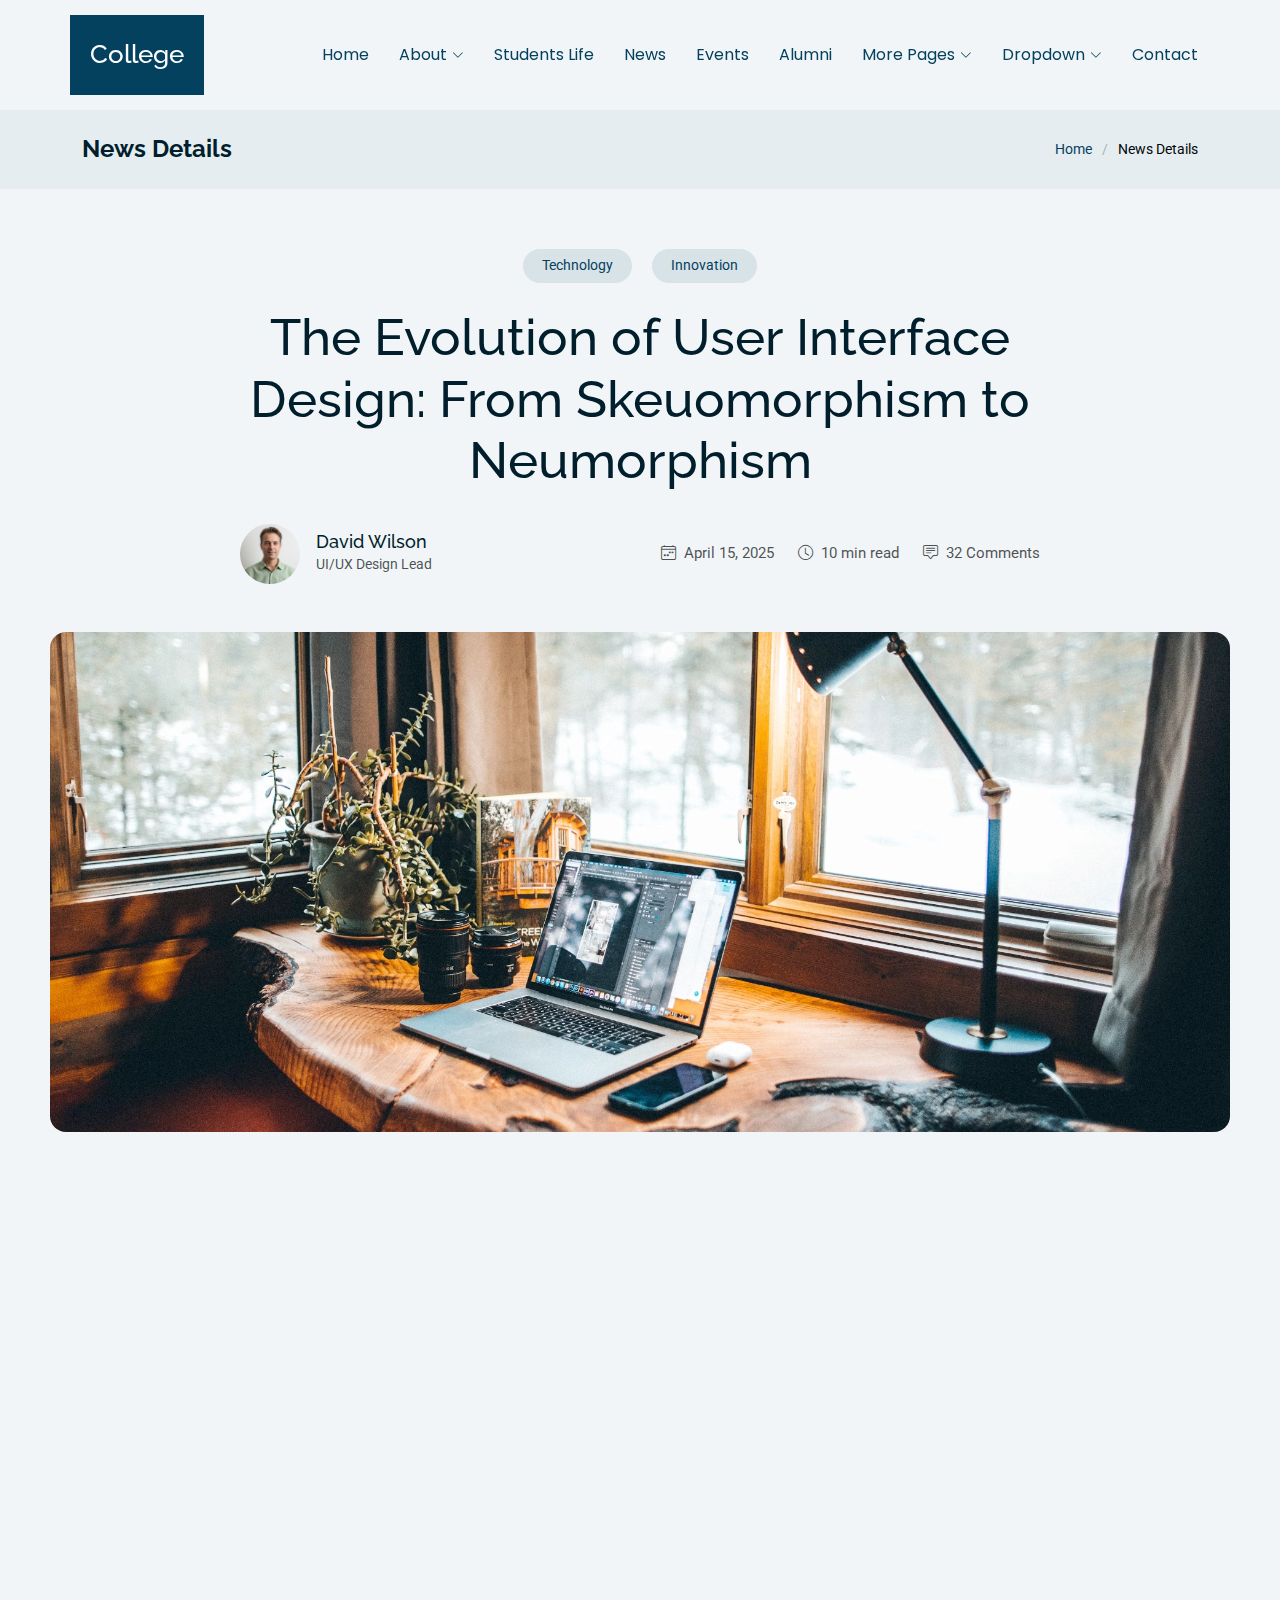
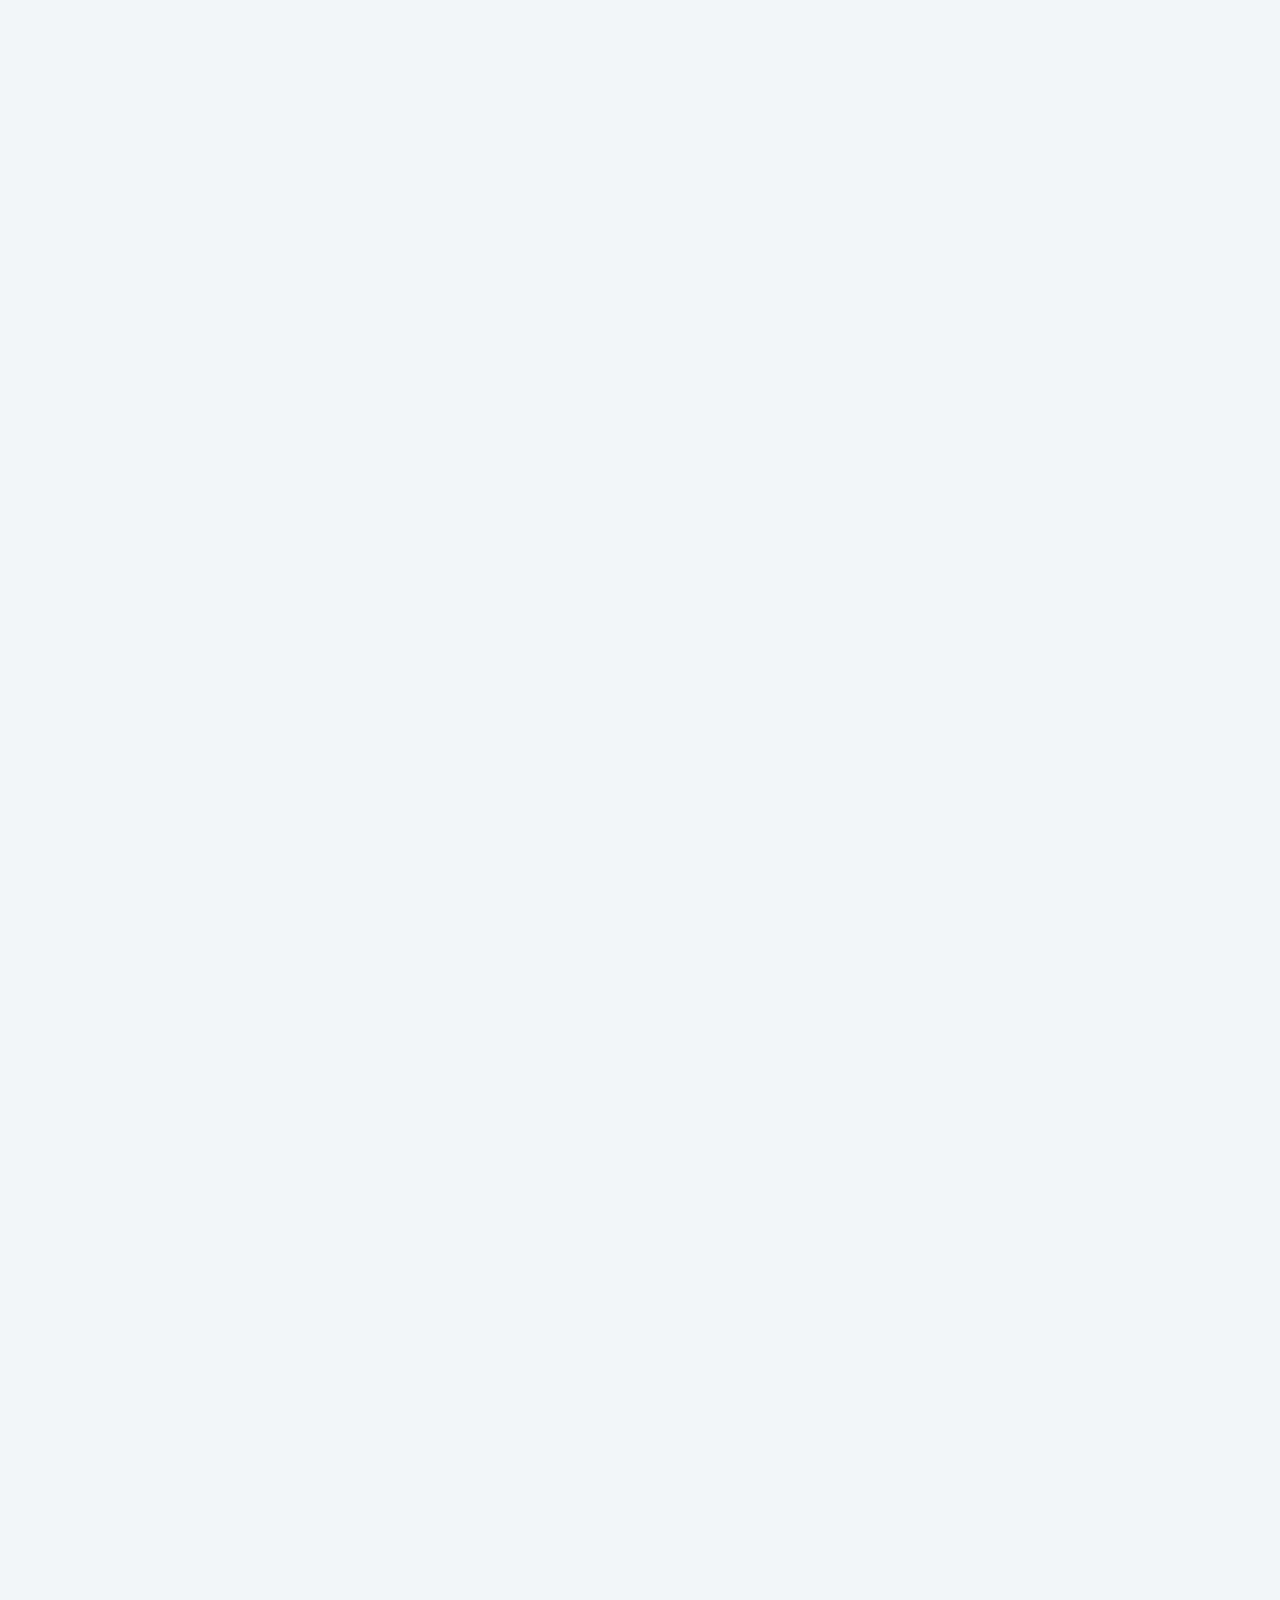
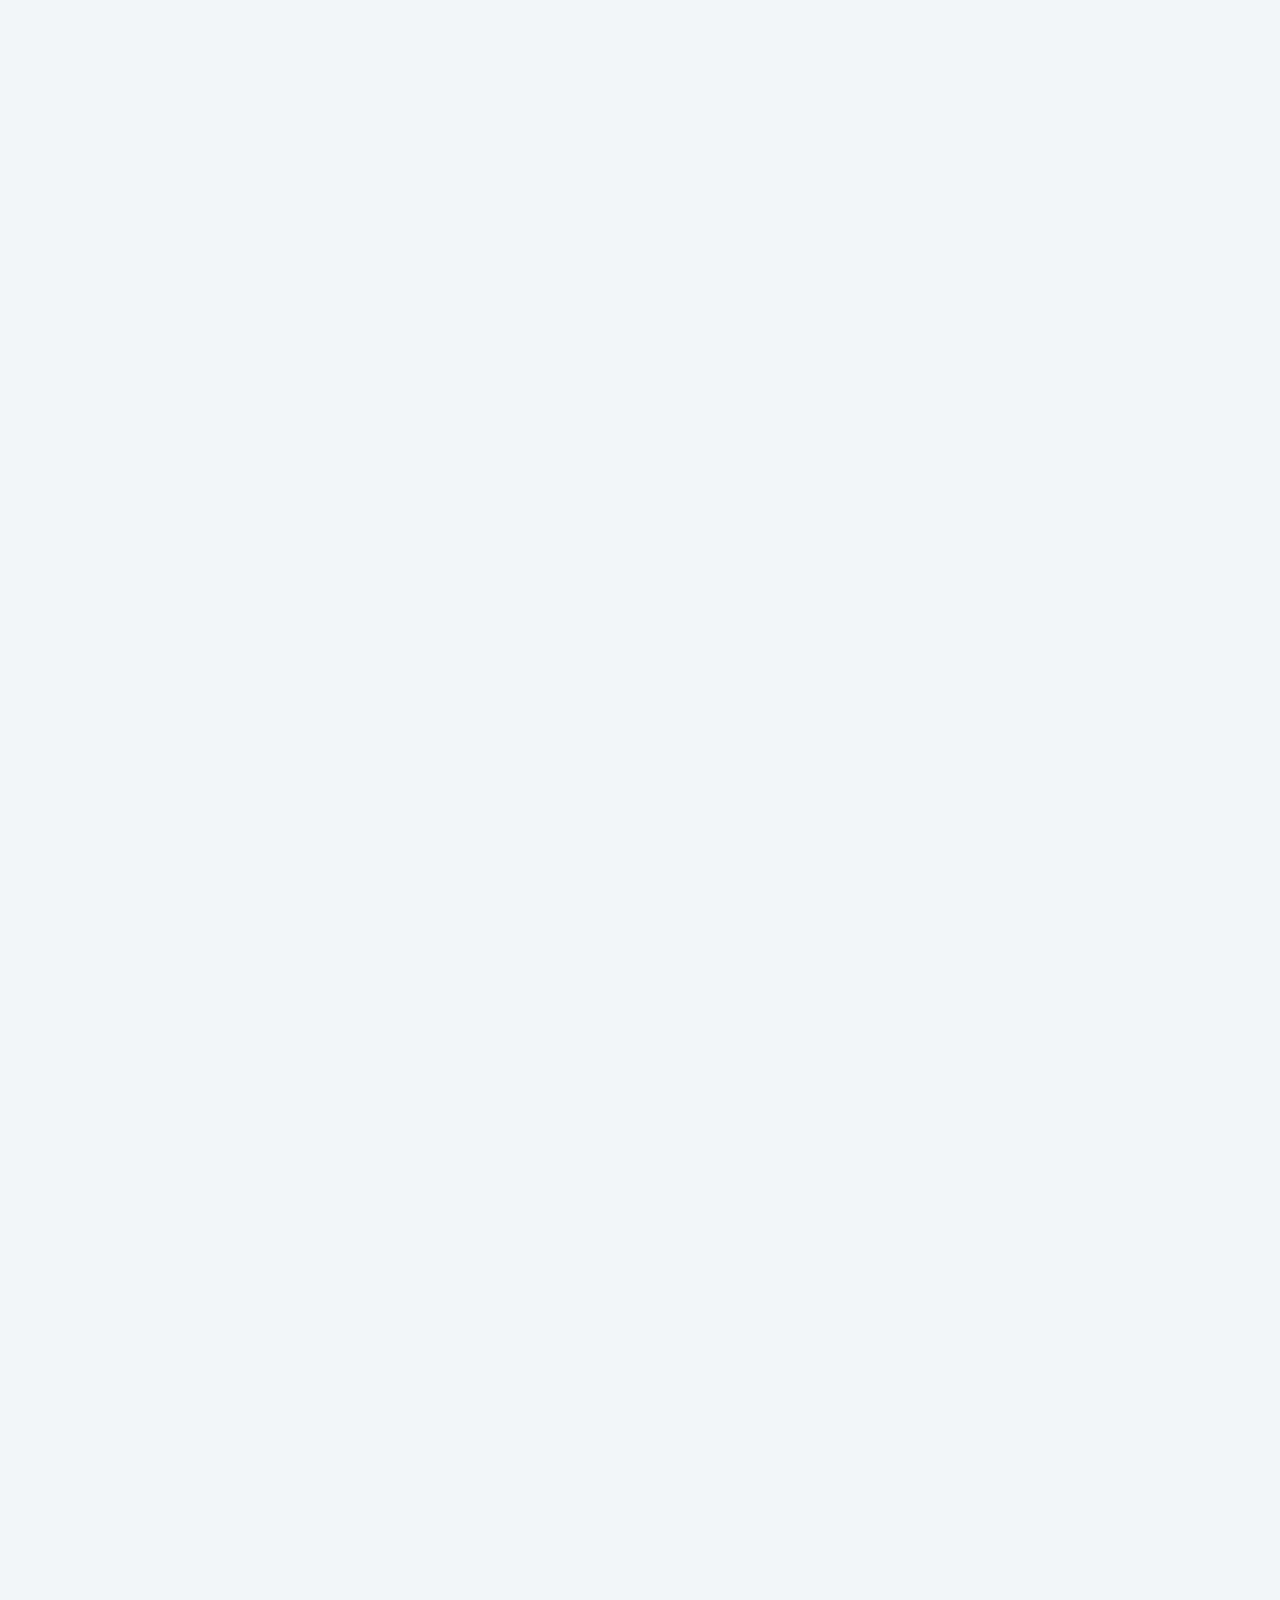
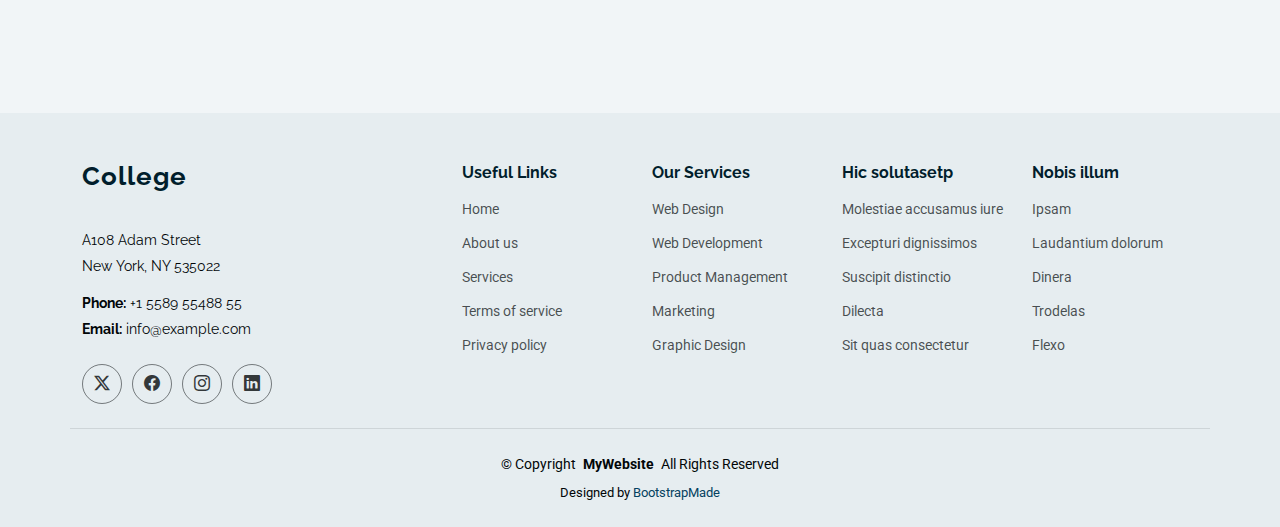
<file: news-details.html>
<!DOCTYPE html>
<html lang="en">

<head>
  <meta charset="utf-8">
  <meta content="width=device-width, initial-scale=1.0" name="viewport">
  <title>News Details - College Bootstrap Template</title>
  <meta name="description" content="">
  <meta name="keywords" content="">

  <!-- Favicons -->
  <link href="assets/img/favicon.png" rel="icon">
  <link href="assets/img/apple-touch-icon.png" rel="apple-touch-icon">

  <!-- Fonts -->
  <link href="https://fonts.googleapis.com" rel="preconnect">
  <link href="https://fonts.gstatic.com" rel="preconnect" crossorigin>
  <link href="https://fonts.googleapis.com/css2?family=Roboto:ital,wght@0,100;0,300;0,400;0,500;0,700;0,900;1,100;1,300;1,400;1,500;1,700;1,900&family=Poppins:ital,wght@0,100;0,200;0,300;0,400;0,500;0,600;0,700;0,800;0,900;1,100;1,200;1,300;1,400;1,500;1,600;1,700;1,800;1,900&family=Raleway:ital,wght@0,100;0,200;0,300;0,400;0,500;0,600;0,700;0,800;0,900;1,100;1,200;1,300;1,400;1,500;1,600;1,700;1,800;1,900&display=swap" rel="stylesheet">

  <!-- Vendor CSS Files -->
  <link href="assets/vendor/bootstrap/css/bootstrap.min.css" rel="stylesheet">
  <link href="assets/vendor/bootstrap-icons/bootstrap-icons.css" rel="stylesheet">
  <link href="assets/vendor/aos/aos.css" rel="stylesheet">
  <link href="assets/vendor/swiper/swiper-bundle.min.css" rel="stylesheet">
  <link href="assets/vendor/glightbox/css/glightbox.min.css" rel="stylesheet">

  <!-- Main CSS File -->
  <link href="assets/css/main.css" rel="stylesheet">

  <!-- =======================================================
  * Template Name: College
  * Template URL: https://bootstrapmade.com/college-bootstrap-education-template/
  * Updated: Jun 19 2025 with Bootstrap v5.3.6
  * Author: BootstrapMade.com
  * License: https://bootstrapmade.com/license/
  ======================================================== -->
</head>

<body class="news-details-page">

  <header id="header" class="header d-flex align-items-center sticky-top">
    <div class="header-container container-fluid container-xl position-relative d-flex align-items-center justify-content-end">

      <a href="index.html" class="logo d-flex align-items-center me-auto">
        <!-- Uncomment the line below if you also wish to use an image logo -->
        <!-- <img src="assets/img/logo.webp" alt=""> -->
        <h1 class="sitename">College</h1>
      </a>

      <nav id="navmenu" class="navmenu">
        <ul>
          <li><a href="index.html">Home</a></li>
          <li class="dropdown"><a href="about.html"><span>About</span> <i class="bi bi-chevron-down toggle-dropdown"></i></a>
            <ul>
              <li><a href="about.html">About Us</a></li>
              <li><a href="admissions.html">Admissions</a></li>
              <li><a href="academics.html">Academics</a></li>
              <li><a href="faculty-staff.html">Faculty &amp; Staff</a></li>
              <li><a href="campus-facilities.html">Campus &amp; Facilities</a></li>
            </ul>
          </li>

          <li><a href="students-life.html">Students Life</a></li>
          <li><a href="news.html">News</a></li>
          <li><a href="events.html">Events</a></li>
          <li><a href="alumni.html">Alumni</a></li>
          <li class="dropdown"><a href="#"><span>More Pages</span> <i class="bi bi-chevron-down toggle-dropdown"></i></a>
            <ul>
              <li><a href="news-details.html" class="active">News Details</a></li>
              <li><a href="event-details.html">Event Details</a></li>
              <li><a href="privacy.html">Privacy</a></li>
              <li><a href="terms-of-service.html">Terms of Service</a></li>
              <li><a href="404.html">Error 404</a></li>
              <li><a href="starter-page.html">Starter Page</a></li>
            </ul>
          </li>

          <li class="dropdown"><a href="#"><span>Dropdown</span> <i class="bi bi-chevron-down toggle-dropdown"></i></a>
            <ul>
              <li><a href="#">Dropdown 1</a></li>
              <li class="dropdown"><a href="#"><span>Deep Dropdown</span> <i class="bi bi-chevron-down toggle-dropdown"></i></a>
                <ul>
                  <li><a href="#">Deep Dropdown 1</a></li>
                  <li><a href="#">Deep Dropdown 2</a></li>
                  <li><a href="#">Deep Dropdown 3</a></li>
                  <li><a href="#">Deep Dropdown 4</a></li>
                  <li><a href="#">Deep Dropdown 5</a></li>
                </ul>
              </li>
              <li><a href="#">Dropdown 2</a></li>
              <li><a href="#">Dropdown 3</a></li>
              <li><a href="#">Dropdown 4</a></li>
            </ul>
          </li>
          <li><a href="contact.html">Contact</a></li>
        </ul>
        <i class="mobile-nav-toggle d-xl-none bi bi-list"></i>
      </nav>

    </div>
  </header>

  <main class="main">

    <!-- Page Title -->
    <div class="page-title light-background">
      <div class="container d-lg-flex justify-content-between align-items-center">
        <h1 class="mb-2 mb-lg-0">News Details</h1>
        <nav class="breadcrumbs">
          <ol>
            <li><a href="index.html">Home</a></li>
            <li class="current">News Details</li>
          </ol>
        </nav>
      </div>
    </div><!-- End Page Title -->

    <!-- Blog Details Section -->
    <section id="blog-details" class="blog-details section">
      <div class="container" data-aos="fade-up">

        <article class="article">
          <div class="article-header">
            <div class="meta-categories" data-aos="fade-up">
              <a href="#" class="category">Technology</a>
              <a href="#" class="category">Innovation</a>
            </div>

            <h1 class="title" data-aos="fade-up" data-aos-delay="100">The Evolution of User Interface Design: From Skeuomorphism to Neumorphism</h1>

            <div class="article-meta" data-aos="fade-up" data-aos-delay="200">
              <div class="author">
                <img src="assets/img/person/person-m-6.webp" alt="Author" class="author-img">
                <div class="author-info">
                  <h4>David Wilson</h4>
                  <span>UI/UX Design Lead</span>
                </div>
              </div>
              <div class="post-info">
                <span><i class="bi bi-calendar4-week"></i> April 15, 2025</span>
                <span><i class="bi bi-clock"></i> 10 min read</span>
                <span><i class="bi bi-chat-square-text"></i> 32 Comments</span>
              </div>
            </div>
          </div>

          <div class="article-featured-image" data-aos="zoom-in">
            <img src="assets/img/blog/blog-hero-1.webp" alt="UI Design Evolution" class="img-fluid">
          </div>

          <div class="article-wrapper">
            <aside class="table-of-contents" data-aos="fade-left">
              <h3>Table of Contents</h3>
              <nav>
                <ul>
                  <li><a href="#introduction" class="active">Introduction</a></li>
                  <li><a href="#skeuomorphism">The Skeuomorphic Era</a></li>
                  <li><a href="#flat-design">Flat Design Revolution</a></li>
                  <li><a href="#material-design">Material Design</a></li>
                  <li><a href="#neumorphism">Rise of Neumorphism</a></li>
                  <li><a href="#future">Future Trends</a></li>
                </ul>
              </nav>
            </aside>

            <div class="article-content">
              <div class="content-section" id="introduction" data-aos="fade-up">
                <p class="lead">
                  The journey of user interface design has been marked by significant shifts in aesthetic approaches, each era bringing its own unique perspective on how digital interfaces should look and feel.
                </p>

                <p>
                  From the early days of graphical user interfaces to today's sophisticated design systems, the evolution of UI design reflects not just technological advancement, but also changing user expectations and cultural shifts in how we interact with digital products.
                </p>

                <div class="highlight-quote">
                  <blockquote>
                    <p>Design is not just what it looks like and feels like. Design is how it works.</p>
                    <cite>Steve Jobs</cite>
                  </blockquote>
                </div>
              </div>

              <div class="content-section" id="skeuomorphism" data-aos="fade-up">
                <h2>The Skeuomorphic Era</h2>
                <div class="image-with-caption right">
                  <img src="assets/img/blog/blog-hero-2.webp" alt="Skeuomorphic Design Example" class="img-fluid" loading="lazy">
                  <figcaption>Early iOS design showcasing skeuomorphic elements</figcaption>
                </div>
                <p>
                  Skeuomorphic design dominated the early years of digital interfaces, attempting to mirror real-world objects in digital form. This approach helped users transition from physical to digital interactions through familiar visual metaphors.
                </p>

                <div class="feature-points">
                  <div class="point">
                    <i class="bi bi-layers"></i>
                    <div>
                      <h4>Realistic Textures</h4>
                      <p>Detailed representations of materials like leather, metal, and paper</p>
                    </div>
                  </div>
                  <div class="point">
                    <i class="bi bi-lightbulb"></i>
                    <div>
                      <h4>Familiar Metaphors</h4>
                      <p>Digital elements mimicking their physical counterparts</p>
                    </div>
                  </div>
                </div>
              </div>

              <div class="content-section" id="flat-design" data-aos="fade-up">
                <h2>The Flat Design Revolution</h2>
                <p>
                  As users became more comfortable with digital interfaces, design began moving towards simplification. Flat design emerged as a reaction to the ornate details of skeuomorphism, emphasizing clarity and efficiency.
                </p>

                <div class="comparison-grid">
                  <div class="row g-4">
                    <div class="col-md-6">
                      <div class="comparison-card">
                        <div class="icon"><i class="bi bi-check-circle"></i></div>
                        <h4>Advantages</h4>
                        <ul>
                          <li>Improved loading times</li>
                          <li>Better scalability</li>
                          <li>Cleaner visual hierarchy</li>
                        </ul>
                      </div>
                    </div>
                    <div class="col-md-6">
                      <div class="comparison-card">
                        <div class="icon"><i class="bi bi-exclamation-circle"></i></div>
                        <h4>Challenges</h4>
                        <ul>
                          <li>Reduced visual cues</li>
                          <li>Potential usability issues</li>
                          <li>Limited depth perception</li>
                        </ul>
                      </div>
                    </div>
                  </div>
                </div>
              </div>

              <div class="content-section" id="material-design" data-aos="fade-up">
                <h2>Material Design: Finding Balance</h2>
                <p>
                  Google's Material Design emerged as a comprehensive design system that combined the simplicity of flat design with subtle depth cues, creating a more intuitive user experience while maintaining modern aesthetics.
                </p>

                <div class="key-principles">
                  <div class="principle">
                    <span class="number">01</span>
                    <h4>Physical Properties</h4>
                    <p>Surfaces and edges provide meaningful interaction cues</p>
                  </div>
                  <div class="principle">
                    <span class="number">02</span>
                    <h4>Bold Graphics</h4>
                    <p>Deliberate color choices and intentional white space</p>
                  </div>
                  <div class="principle">
                    <span class="number">03</span>
                    <h4>Meaningful Motion</h4>
                    <p>Animation informs and reinforces user actions</p>
                  </div>
                </div>
              </div>

              <div class="content-section" id="neumorphism" data-aos="fade-up">
                <h2>The Rise of Neumorphism</h2>
                <p>
                  Neumorphism represents the latest evolution in UI design, combining aspects of skeuomorphism with modern minimal aesthetics. This style creates soft, extruded surfaces that appear to emerge from the background.
                </p>

                <div class="info-box">
                  <div class="icon">
                    <i class="bi bi-info-circle"></i>
                  </div>
                  <div class="content">
                    <h4>Key Characteristics</h4>
                    <p>Neumorphic design relies on subtle shadow work to create the illusion of elements either protruding from or being pressed into their background surface.</p>
                  </div>
                </div>
              </div>

              <div class="content-section" id="future" data-aos="fade-up">
                <h2>Looking to the Future</h2>
                <p>
                  As we look ahead, UI design continues to evolve with new technologies and user expectations. The future may bring more personalized, adaptive interfaces that respond to individual user preferences and contexts.
                </p>

                <div class="future-trends">
                  <div class="trend">
                    <i class="bi bi-phone"></i>
                    <h4>Adaptive Interfaces</h4>
                    <p>Interfaces that automatically adjust based on user behavior and preferences</p>
                  </div>
                  <div class="trend">
                    <i class="bi bi-eye"></i>
                    <h4>Immersive Experiences</h4>
                    <p>Integration of AR and VR elements in everyday interfaces</p>
                  </div>
                  <div class="trend">
                    <i class="bi bi-hand-index"></i>
                    <h4>Gesture Controls</h4>
                    <p>Advanced motion and gesture-based interactions</p>
                  </div>
                </div>
              </div>
            </div>
          </div>

          <div class="article-footer" data-aos="fade-up">
            <div class="share-article">
              <h4>Share this article</h4>
              <div class="share-buttons">
                <a href="#" class="share-button twitter">
                  <i class="bi bi-twitter-x"></i>
                  <span>Share on X</span>
                </a>
                <a href="#" class="share-button facebook">
                  <i class="bi bi-facebook"></i>
                  <span>Share on Facebook</span>
                </a>
                <a href="#" class="share-button linkedin">
                  <i class="bi bi-linkedin"></i>
                  <span>Share on LinkedIn</span>
                </a>
              </div>
            </div>

            <div class="article-tags">
              <h4>Related Topics</h4>
              <div class="tags">
                <a href="#" class="tag">UI Design</a>
                <a href="#" class="tag">User Experience</a>
                <a href="#" class="tag">Design Trends</a>
                <a href="#" class="tag">Innovation</a>
                <a href="#" class="tag">Technology</a>
              </div>
            </div>
          </div>

        </article>

      </div>
    </section><!-- /Blog Details Section -->

  </main>

  <footer id="footer" class="footer position-relative light-background">

    <div class="container footer-top">
      <div class="row gy-4">
        <div class="col-lg-4 col-md-6 footer-about">
          <a href="index.html" class="logo d-flex align-items-center">
            <span class="sitename">College</span>
          </a>
          <div class="footer-contact pt-3">
            <p>A108 Adam Street</p>
            <p>New York, NY 535022</p>
            <p class="mt-3"><strong>Phone:</strong> <span>+1 5589 55488 55</span></p>
            <p><strong>Email:</strong> <span>info@example.com</span></p>
          </div>
          <div class="social-links d-flex mt-4">
            <a href=""><i class="bi bi-twitter-x"></i></a>
            <a href=""><i class="bi bi-facebook"></i></a>
            <a href=""><i class="bi bi-instagram"></i></a>
            <a href=""><i class="bi bi-linkedin"></i></a>
          </div>
        </div>

        <div class="col-lg-2 col-md-3 footer-links">
          <h4>Useful Links</h4>
          <ul>
            <li><a href="#">Home</a></li>
            <li><a href="#">About us</a></li>
            <li><a href="#">Services</a></li>
            <li><a href="#">Terms of service</a></li>
            <li><a href="#">Privacy policy</a></li>
          </ul>
        </div>

        <div class="col-lg-2 col-md-3 footer-links">
          <h4>Our Services</h4>
          <ul>
            <li><a href="#">Web Design</a></li>
            <li><a href="#">Web Development</a></li>
            <li><a href="#">Product Management</a></li>
            <li><a href="#">Marketing</a></li>
            <li><a href="#">Graphic Design</a></li>
          </ul>
        </div>

        <div class="col-lg-2 col-md-3 footer-links">
          <h4>Hic solutasetp</h4>
          <ul>
            <li><a href="#">Molestiae accusamus iure</a></li>
            <li><a href="#">Excepturi dignissimos</a></li>
            <li><a href="#">Suscipit distinctio</a></li>
            <li><a href="#">Dilecta</a></li>
            <li><a href="#">Sit quas consectetur</a></li>
          </ul>
        </div>

        <div class="col-lg-2 col-md-3 footer-links">
          <h4>Nobis illum</h4>
          <ul>
            <li><a href="#">Ipsam</a></li>
            <li><a href="#">Laudantium dolorum</a></li>
            <li><a href="#">Dinera</a></li>
            <li><a href="#">Trodelas</a></li>
            <li><a href="#">Flexo</a></li>
          </ul>
        </div>

      </div>
    </div>

    <div class="container copyright text-center mt-4">
      <p>© <span>Copyright</span> <strong class="px-1 sitename">MyWebsite</strong> <span>All Rights Reserved</span></p>
      <div class="credits">
        <!-- All the links in the footer should remain intact. -->
        <!-- You can delete the links only if you've purchased the pro version. -->
        <!-- Licensing information: https://bootstrapmade.com/license/ -->
        <!-- Purchase the pro version with working PHP/AJAX contact form: [buy-url] -->
        Designed by <a href="https://bootstrapmade.com/">BootstrapMade</a>
      </div>
    </div>

  </footer>

  <!-- Scroll Top -->
  <a href="#" id="scroll-top" class="scroll-top d-flex align-items-center justify-content-center"><i class="bi bi-arrow-up-short"></i></a>

  <!-- Preloader -->
  <div id="preloader"></div>

  <!-- Vendor JS Files -->
  <script src="assets/vendor/bootstrap/js/bootstrap.bundle.min.js"></script>
  <script src="assets/vendor/php-email-form/validate.js"></script>
  <script src="assets/vendor/aos/aos.js"></script>
  <script src="assets/vendor/swiper/swiper-bundle.min.js"></script>
  <script src="assets/vendor/purecounter/purecounter_vanilla.js"></script>
  <script src="assets/vendor/imagesloaded/imagesloaded.pkgd.min.js"></script>
  <script src="assets/vendor/isotope-layout/isotope.pkgd.min.js"></script>
  <script src="assets/vendor/glightbox/js/glightbox.min.js"></script>

  <!-- Main JS File -->
  <script src="assets/js/main.js"></script>

</body>

</html>
</file>
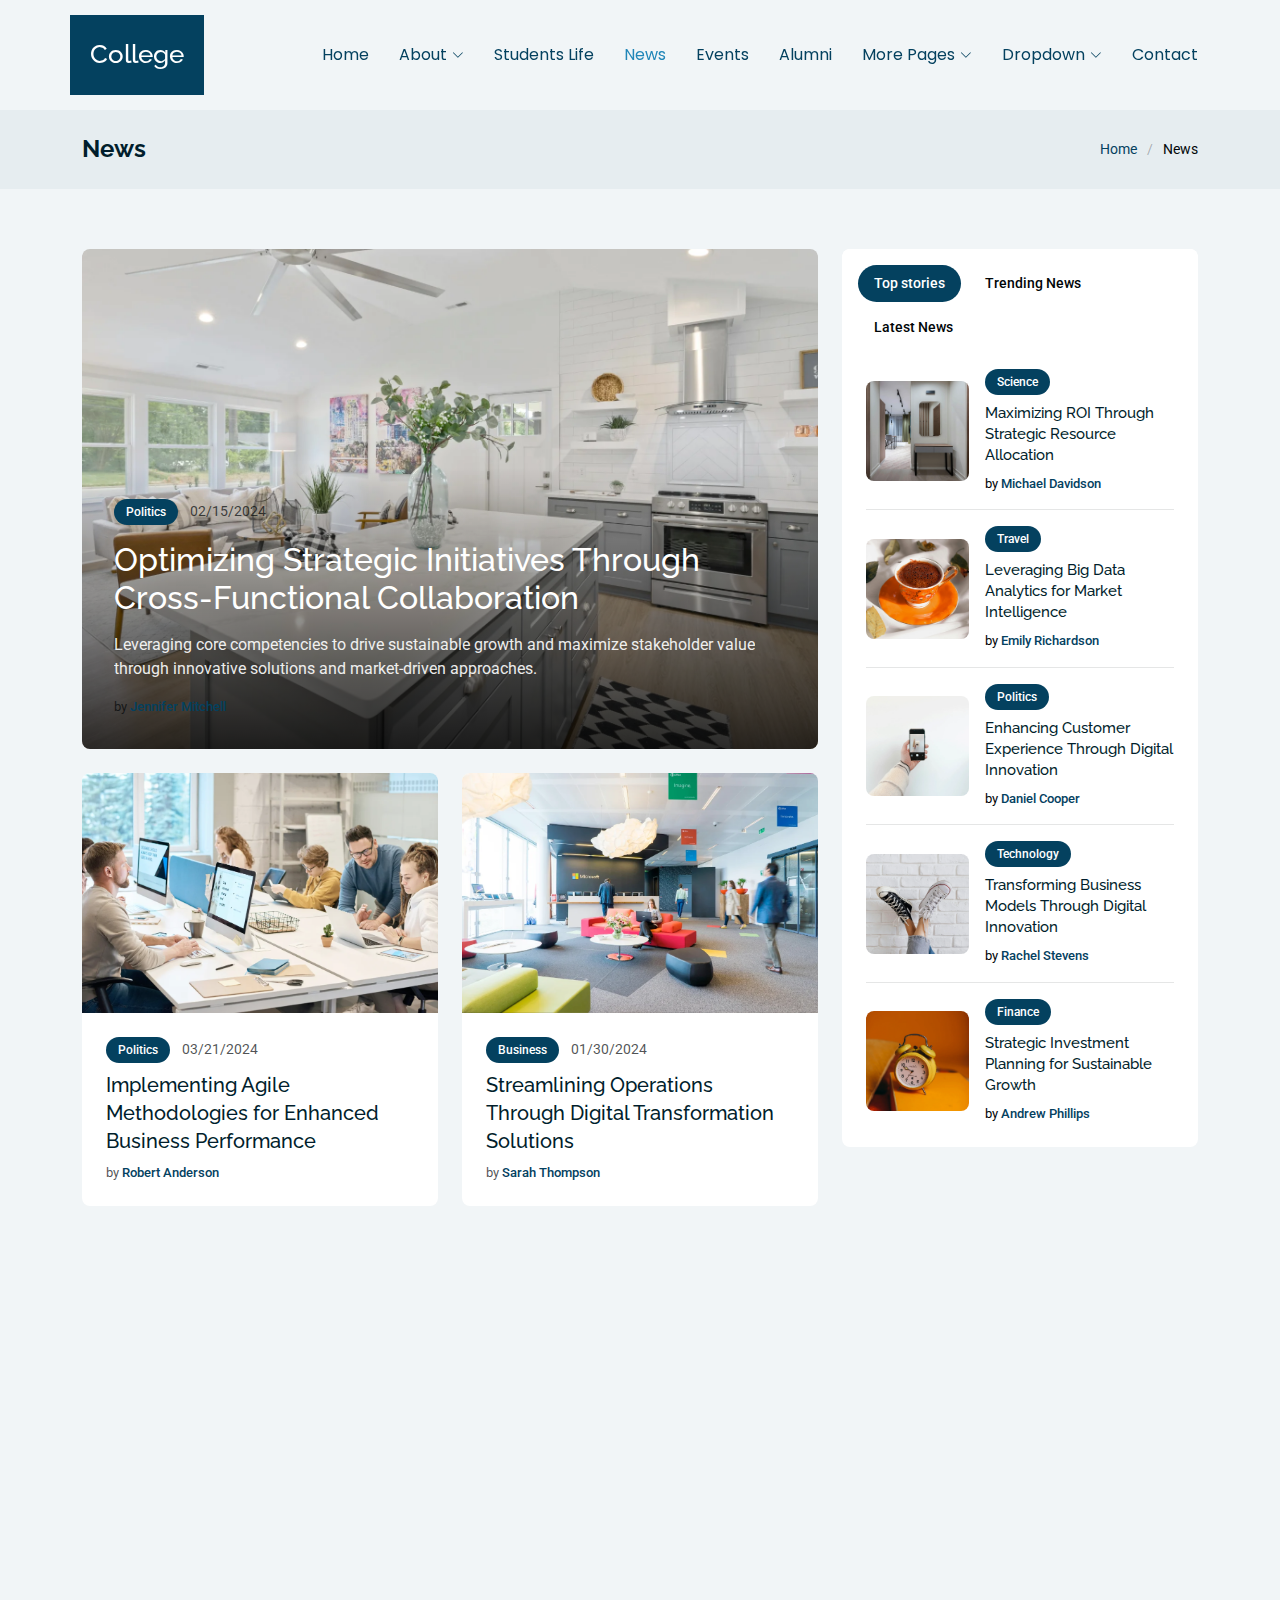
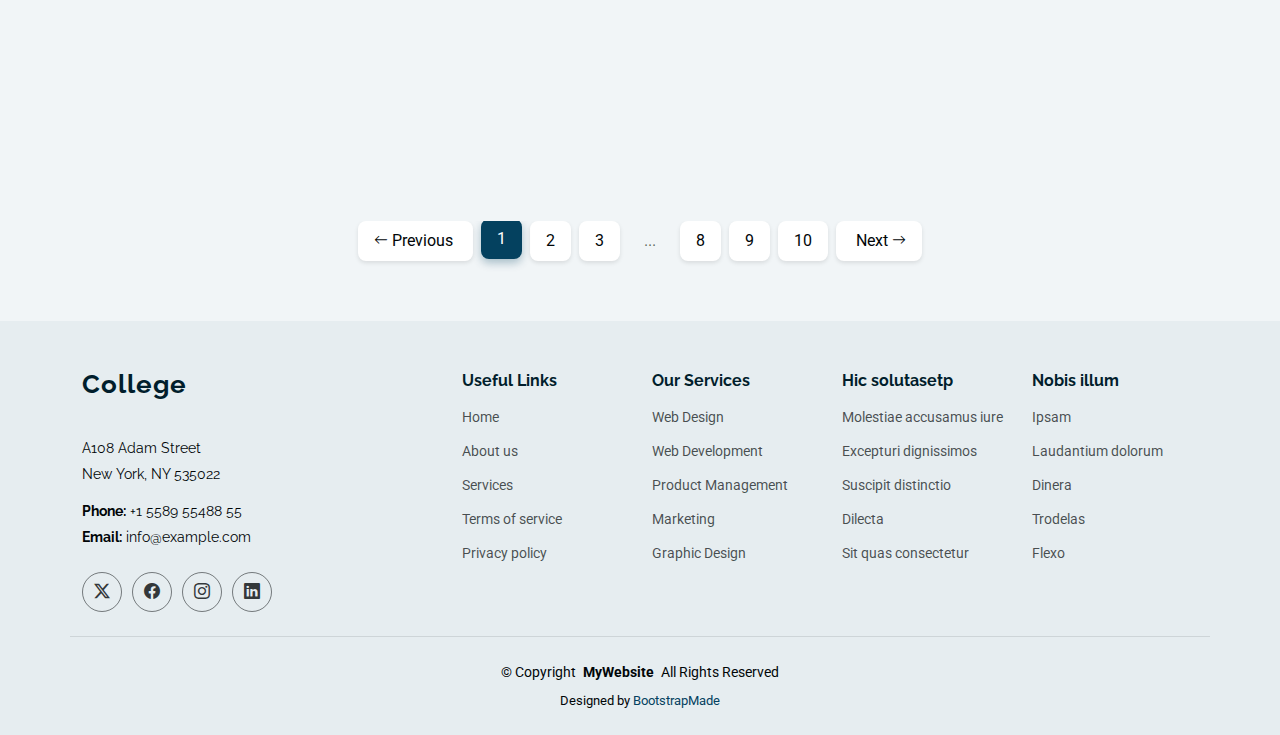
<file: news.html>
<!DOCTYPE html>
<html lang="en">

<head>
  <meta charset="utf-8">
  <meta content="width=device-width, initial-scale=1.0" name="viewport">
  <title>News - College Bootstrap Template</title>
  <meta name="description" content="">
  <meta name="keywords" content="">

  <!-- Favicons -->
  <link href="assets/img/favicon.png" rel="icon">
  <link href="assets/img/apple-touch-icon.png" rel="apple-touch-icon">

  <!-- Fonts -->
  <link href="https://fonts.googleapis.com" rel="preconnect">
  <link href="https://fonts.gstatic.com" rel="preconnect" crossorigin>
  <link href="https://fonts.googleapis.com/css2?family=Roboto:ital,wght@0,100;0,300;0,400;0,500;0,700;0,900;1,100;1,300;1,400;1,500;1,700;1,900&family=Poppins:ital,wght@0,100;0,200;0,300;0,400;0,500;0,600;0,700;0,800;0,900;1,100;1,200;1,300;1,400;1,500;1,600;1,700;1,800;1,900&family=Raleway:ital,wght@0,100;0,200;0,300;0,400;0,500;0,600;0,700;0,800;0,900;1,100;1,200;1,300;1,400;1,500;1,600;1,700;1,800;1,900&display=swap" rel="stylesheet">

  <!-- Vendor CSS Files -->
  <link href="assets/vendor/bootstrap/css/bootstrap.min.css" rel="stylesheet">
  <link href="assets/vendor/bootstrap-icons/bootstrap-icons.css" rel="stylesheet">
  <link href="assets/vendor/aos/aos.css" rel="stylesheet">
  <link href="assets/vendor/swiper/swiper-bundle.min.css" rel="stylesheet">
  <link href="assets/vendor/glightbox/css/glightbox.min.css" rel="stylesheet">

  <!-- Main CSS File -->
  <link href="assets/css/main.css" rel="stylesheet">

  <!-- =======================================================
  * Template Name: College
  * Template URL: https://bootstrapmade.com/college-bootstrap-education-template/
  * Updated: Jun 19 2025 with Bootstrap v5.3.6
  * Author: BootstrapMade.com
  * License: https://bootstrapmade.com/license/
  ======================================================== -->
</head>

<body class="news-page">

  <header id="header" class="header d-flex align-items-center sticky-top">
    <div class="header-container container-fluid container-xl position-relative d-flex align-items-center justify-content-end">

      <a href="index.html" class="logo d-flex align-items-center me-auto">
        <!-- Uncomment the line below if you also wish to use an image logo -->
        <!-- <img src="assets/img/logo.webp" alt=""> -->
        <h1 class="sitename">College</h1>
      </a>

      <nav id="navmenu" class="navmenu">
        <ul>
          <li><a href="index.html">Home</a></li>
          <li class="dropdown"><a href="about.html"><span>About</span> <i class="bi bi-chevron-down toggle-dropdown"></i></a>
            <ul>
              <li><a href="about.html">About Us</a></li>
              <li><a href="admissions.html">Admissions</a></li>
              <li><a href="academics.html">Academics</a></li>
              <li><a href="faculty-staff.html">Faculty &amp; Staff</a></li>
              <li><a href="campus-facilities.html">Campus &amp; Facilities</a></li>
            </ul>
          </li>

          <li><a href="students-life.html">Students Life</a></li>
          <li><a href="news.html" class="active">News</a></li>
          <li><a href="events.html">Events</a></li>
          <li><a href="alumni.html">Alumni</a></li>
          <li class="dropdown"><a href="#"><span>More Pages</span> <i class="bi bi-chevron-down toggle-dropdown"></i></a>
            <ul>
              <li><a href="news-details.html">News Details</a></li>
              <li><a href="event-details.html">Event Details</a></li>
              <li><a href="privacy.html">Privacy</a></li>
              <li><a href="terms-of-service.html">Terms of Service</a></li>
              <li><a href="404.html">Error 404</a></li>
              <li><a href="starter-page.html">Starter Page</a></li>
            </ul>
          </li>

          <li class="dropdown"><a href="#"><span>Dropdown</span> <i class="bi bi-chevron-down toggle-dropdown"></i></a>
            <ul>
              <li><a href="#">Dropdown 1</a></li>
              <li class="dropdown"><a href="#"><span>Deep Dropdown</span> <i class="bi bi-chevron-down toggle-dropdown"></i></a>
                <ul>
                  <li><a href="#">Deep Dropdown 1</a></li>
                  <li><a href="#">Deep Dropdown 2</a></li>
                  <li><a href="#">Deep Dropdown 3</a></li>
                  <li><a href="#">Deep Dropdown 4</a></li>
                  <li><a href="#">Deep Dropdown 5</a></li>
                </ul>
              </li>
              <li><a href="#">Dropdown 2</a></li>
              <li><a href="#">Dropdown 3</a></li>
              <li><a href="#">Dropdown 4</a></li>
            </ul>
          </li>
          <li><a href="contact.html">Contact</a></li>
        </ul>
        <i class="mobile-nav-toggle d-xl-none bi bi-list"></i>
      </nav>

    </div>
  </header>

  <main class="main">

    <!-- Page Title -->
    <div class="page-title light-background">
      <div class="container d-lg-flex justify-content-between align-items-center">
        <h1 class="mb-2 mb-lg-0">News</h1>
        <nav class="breadcrumbs">
          <ol>
            <li><a href="index.html">Home</a></li>
            <li class="current">News</li>
          </ol>
        </nav>
      </div>
    </div><!-- End Page Title -->

    <!-- News Hero Section -->
    <section id="news-hero" class="news-hero section">

      <div class="container" data-aos="fade-up" data-aos-delay="100">

        <div class="row g-4">
          <!-- Main Content Area -->
          <div class="col-lg-8">
            <!-- Featured Article -->
            <article class="featured-post position-relative mb-4" data-aos="fade-up">
              <img src="assets/img/blog/blog-hero-9.webp" alt="Featured post" class="img-fluid">
              <div class="post-overlay">
                <div class="post-content">
                  <div class="post-meta">
                    <span class="category">Politics</span>
                    <span class="date">02/15/2024</span>
                  </div>
                  <h2 class="post-title">
                    <a href="#">Optimizing Strategic Initiatives Through Cross-Functional Collaboration</a>
                  </h2>
                  <p class="post-excerpt">Leveraging core competencies to drive sustainable growth and maximize stakeholder value through innovative solutions and market-driven approaches.</p>
                  <div class="post-author">
                    <span>by</span>
                    <a href="#">Jennifer Mitchell</a>
                  </div>
                </div>
              </div>
            </article>

            <!-- Secondary Articles -->
            <div class="row g-4">
              <div class="col-md-6">
                <article class="secondary-post" data-aos="fade-up">
                  <div class="post-image">
                    <img src="assets/img/blog/blog-post-1.webp" alt="Post" class="img-fluid">
                  </div>
                  <div class="post-content">
                    <div class="post-meta">
                      <span class="category">Politics</span>
                      <span class="date">03/21/2024</span>
                    </div>
                    <h3 class="post-title">
                      <a href="#">Implementing Agile Methodologies for Enhanced Business Performance</a>
                    </h3>
                    <div class="post-author">
                      <span>by</span>
                      <a href="#">Robert Anderson</a>
                    </div>
                  </div>
                </article>
              </div>
              <div class="col-md-6">
                <article class="secondary-post" data-aos="fade-up" data-aos-delay="100">
                  <div class="post-image">
                    <img src="assets/img/blog/blog-post-2.webp" alt="Post" class="img-fluid">
                  </div>
                  <div class="post-content">
                    <div class="post-meta">
                      <span class="category">Business</span>
                      <span class="date">01/30/2024</span>
                    </div>
                    <h3 class="post-title">
                      <a href="#">Streamlining Operations Through Digital Transformation Solutions</a>
                    </h3>
                    <div class="post-author">
                      <span>by</span>
                      <a href="#">Sarah Thompson</a>
                    </div>
                  </div>
                </article>
              </div>
            </div>
          </div><!-- End Main Content Area -->

          <!-- Sidebar with Tabs -->
          <div class="col-lg-4">
            <div class="news-tabs" data-aos="fade-up" data-aos-delay="200">
              <ul class="nav nav-tabs" role="tablist">
                <li class="nav-item" role="presentation">
                  <button class="nav-link active" data-bs-toggle="tab" data-bs-target="#top-stories" type="button">Top stories</button>
                </li>
                <li class="nav-item" role="presentation">
                  <button class="nav-link" data-bs-toggle="tab" data-bs-target="#trending" type="button">Trending News</button>
                </li>
                <li class="nav-item" role="presentation">
                  <button class="nav-link" data-bs-toggle="tab" data-bs-target="#latest" type="button">Latest News</button>
                </li>
              </ul>

              <div class="tab-content">
                <!-- Top Stories Tab -->
                <div class="tab-pane fade show active" id="top-stories">
                  <article class="tab-post">
                    <div class="row g-0 align-items-center">
                      <div class="col-4">
                        <img src="assets/img/blog/blog-post-square-1.webp" alt="Post" class="img-fluid">
                      </div>
                      <div class="col-8">
                        <div class="post-content">
                          <span class="category">Science</span>
                          <h4 class="post-title"><a href="#">Maximizing ROI Through Strategic Resource Allocation</a></h4>
                          <div class="post-author">by <a href="#">Michael Davidson</a></div>
                        </div>
                      </div>
                    </div>
                  </article>

                  <article class="tab-post">
                    <div class="row g-0 align-items-center">
                      <div class="col-4">
                        <img src="assets/img/blog/blog-post-square-2.webp" alt="Post" class="img-fluid">
                      </div>
                      <div class="col-8">
                        <div class="post-content">
                          <span class="category">Travel</span>
                          <h4 class="post-title"><a href="#">Leveraging Big Data Analytics for Market Intelligence</a></h4>
                          <div class="post-author">by <a href="#">Emily Richardson</a></div>
                        </div>
                      </div>
                    </div>
                  </article>

                  <article class="tab-post">
                    <div class="row g-0 align-items-center">
                      <div class="col-4">
                        <img src="assets/img/blog/blog-post-square-3.webp" alt="Post" class="img-fluid">
                      </div>
                      <div class="col-8">
                        <div class="post-content">
                          <span class="category">Politics</span>
                          <h4 class="post-title"><a href="#">Enhancing Customer Experience Through Digital Innovation</a></h4>
                          <div class="post-author">by <a href="#">Daniel Cooper</a></div>
                        </div>
                      </div>
                    </div>
                  </article>

                  <article class="tab-post">
                    <div class="row g-0 align-items-center">
                      <div class="col-4">
                        <img src="assets/img/blog/blog-post-square-4.webp" alt="Post" class="img-fluid">
                      </div>
                      <div class="col-8">
                        <div class="post-content">
                          <span class="category">Technology</span>
                          <h4 class="post-title"><a href="#">Transforming Business Models Through Digital Innovation</a></h4>
                          <div class="post-author">by <a href="#">Rachel Stevens</a></div>
                        </div>
                      </div>
                    </div>
                  </article>

                  <article class="tab-post">
                    <div class="row g-0 align-items-center">
                      <div class="col-4">
                        <img src="assets/img/blog/blog-post-square-5.webp" alt="Post" class="img-fluid">
                      </div>
                      <div class="col-8">
                        <div class="post-content">
                          <span class="category">Finance</span>
                          <h4 class="post-title"><a href="#">Strategic Investment Planning for Sustainable Growth</a></h4>
                          <div class="post-author">by <a href="#">Andrew Phillips</a></div>
                        </div>
                      </div>
                    </div>
                  </article>
                </div>

                <!-- Trending News Tab -->
                <div class="tab-pane fade" id="trending">
                  <article class="tab-post">
                    <div class="row g-0 align-items-center">
                      <div class="col-4">
                        <img src="assets/img/blog/blog-post-square-4.webp" alt="Post" class="img-fluid">
                      </div>
                      <div class="col-8">
                        <div class="post-content">
                          <span class="category">Science</span>
                          <h4 class="post-title"><a href="#">Implementing Sustainable Business Practices for Long-term Growth</a></h4>
                          <div class="post-author">by <a href="#">Alexandra Foster</a></div>
                        </div>
                      </div>
                    </div>
                  </article>

                  <article class="tab-post">
                    <div class="row g-0 align-items-center">
                      <div class="col-4">
                        <img src="assets/img/blog/blog-post-square-5.webp" alt="Post" class="img-fluid">
                      </div>
                      <div class="col-8">
                        <div class="post-content">
                          <span class="category">Style</span>
                          <h4 class="post-title"><a href="#">Optimizing Supply Chain Management Through Technology Integration</a></h4>
                          <div class="post-author">by <a href="#">Christopher Wells</a></div>
                        </div>
                      </div>
                    </div>
                  </article>

                  <article class="tab-post">
                    <div class="row g-0 align-items-center">
                      <div class="col-4">
                        <img src="assets/img/blog/blog-post-square-6.webp" alt="Post" class="img-fluid">
                      </div>
                      <div class="col-8">
                        <div class="post-content">
                          <span class="category">Politics</span>
                          <h4 class="post-title"><a href="#">Developing Strategic Partnerships for Market Expansion</a></h4>
                          <div class="post-author">by <a href="#">Victoria Palmer</a></div>
                        </div>
                      </div>
                    </div>
                  </article>

                  <article class="tab-post">
                    <div class="row g-0 align-items-center">
                      <div class="col-4">
                        <img src="assets/img/blog/blog-post-square-7.webp" alt="Post" class="img-fluid">
                      </div>
                      <div class="col-8">
                        <div class="post-content">
                          <span class="category">Marketing</span>
                          <h4 class="post-title"><a href="#">Enhancing Brand Value Through Customer-Centric Strategies</a></h4>
                          <div class="post-author">by <a href="#">Sophia Rodriguez</a></div>
                        </div>
                      </div>
                    </div>
                  </article>

                  <article class="tab-post">
                    <div class="row g-0 align-items-center">
                      <div class="col-4">
                        <img src="assets/img/blog/blog-post-square-8.webp" alt="Post" class="img-fluid">
                      </div>
                      <div class="col-8">
                        <div class="post-content">
                          <span class="category">Leadership</span>
                          <h4 class="post-title"><a href="#">Building High-Performance Teams in Dynamic Environments</a></h4>
                          <div class="post-author">by <a href="#">Nathan Brooks</a></div>
                        </div>
                      </div>
                    </div>
                  </article>
                </div>

                <!-- Latest News Tab -->
                <div class="tab-pane fade" id="latest">
                  <article class="tab-post">
                    <div class="row g-0 align-items-center">
                      <div class="col-4">
                        <img src="assets/img/blog/blog-post-square-7.webp" alt="Post" class="img-fluid">
                      </div>
                      <div class="col-8">
                        <div class="post-content">
                          <span class="category">Health</span>
                          <h4 class="post-title"><a href="#">Accelerating Innovation Through Cross-functional Collaboration</a></h4>
                          <div class="post-author">by <a href="#">Benjamin Carter</a></div>
                        </div>
                      </div>
                    </div>
                  </article>

                  <article class="tab-post">
                    <div class="row g-0 align-items-center">
                      <div class="col-4">
                        <img src="assets/img/blog/blog-post-square-8.webp" alt="Post" class="img-fluid">
                      </div>
                      <div class="col-8">
                        <div class="post-content">
                          <span class="category">Business</span>
                          <h4 class="post-title"><a href="#">Driving Business Growth Through Strategic Digital Initiatives</a></h4>
                          <div class="post-author">by <a href="#">Olivia Martinez</a></div>
                        </div>
                      </div>
                    </div>
                  </article>

                  <article class="tab-post">
                    <div class="row g-0 align-items-center">
                      <div class="col-4">
                        <img src="assets/img/blog/blog-post-square-9.webp" alt="Post" class="img-fluid">
                      </div>
                      <div class="col-8">
                        <div class="post-content">
                          <span class="category">Sports</span>
                          <h4 class="post-title"><a href="#">Maximizing Operational Efficiency Through Process Optimization</a></h4>
                          <div class="post-author">by <a href="#">William Turner</a></div>
                        </div>
                      </div>
                    </div>
                  </article>

                  <article class="tab-post">
                    <div class="row g-0 align-items-center">
                      <div class="col-4">
                        <img src="assets/img/blog/blog-post-square-10.webp" alt="Post" class="img-fluid">
                      </div>
                      <div class="col-8">
                        <div class="post-content">
                          <span class="category">Innovation</span>
                          <h4 class="post-title"><a href="#">Leveraging AI Solutions for Business Process Automation</a></h4>
                          <div class="post-author">by <a href="#">Isabella Clark</a></div>
                        </div>
                      </div>
                    </div>
                  </article>

                  <article class="tab-post">
                    <div class="row g-0 align-items-center">
                      <div class="col-4">
                        <img src="assets/img/blog/blog-post-square-6.webp" alt="Post" class="img-fluid">
                      </div>
                      <div class="col-8">
                        <div class="post-content">
                          <span class="category">Strategy</span>
                          <h4 class="post-title"><a href="#">Implementing Agile Framework for Project Management Excellence</a></h4>
                          <div class="post-author">by <a href="#">Marcus Henderson</a></div>
                        </div>
                      </div>
                    </div>
                  </article>
                </div>
              </div>
            </div>
          </div>
        </div>
      </div>
    </section><!-- /News Hero Section -->

    <!-- News Posts Section -->
    <section id="news-posts" class="news-posts section">

      <div class="container">

        <div class="row gy-4">

          <div class="col-xl-4 col-md-6" data-aos="fade-up" data-aos-delay="100">
            <article>

              <div class="post-img">
                <img src="assets/img/blog/blog-post-1.webp" alt="" class="img-fluid">
              </div>

              <p class="post-category">Politics</p>

              <h2 class="title">
                <a href="blog-details.html">Dolorum optio tempore voluptas dignissimos</a>
              </h2>

              <div class="d-flex align-items-center">
                <img src="assets/img/person/person-f-12.webp" alt="" class="img-fluid post-author-img flex-shrink-0">
                <div class="post-meta">
                  <p class="post-author">Maria Doe</p>
                  <p class="post-date">
                    <time datetime="2022-01-01">Jan 1, 2022</time>
                  </p>
                </div>
              </div>

            </article>
          </div><!-- End post list item -->

          <div class="col-xl-4 col-md-6" data-aos="fade-up" data-aos-delay="200">
            <article>

              <div class="post-img">
                <img src="assets/img/blog/blog-post-2.webp" alt="" class="img-fluid">
              </div>

              <p class="post-category">Sports</p>

              <h2 class="title">
                <a href="blog-details.html">Nisi magni odit consequatur autem nulla dolorem</a>
              </h2>

              <div class="d-flex align-items-center">
                <img src="assets/img/person/person-f-13.webp" alt="" class="img-fluid post-author-img flex-shrink-0">
                <div class="post-meta">
                  <p class="post-author">Allisa Mayer</p>
                  <p class="post-date">
                    <time datetime="2022-01-01">Jun 5, 2022</time>
                  </p>
                </div>
              </div>

            </article>
          </div><!-- End post list item -->

          <div class="col-xl-4 col-md-6" data-aos="fade-up" data-aos-delay="300">
            <article>

              <div class="post-img">
                <img src="assets/img/blog/blog-post-3.webp" alt="" class="img-fluid">
              </div>

              <p class="post-category">Entertainment</p>

              <h2 class="title">
                <a href="blog-details.html">Possimus soluta ut id suscipit ea ut in quo quia et soluta</a>
              </h2>

              <div class="d-flex align-items-center">
                <img src="assets/img/person/person-m-10.webp" alt="" class="img-fluid post-author-img flex-shrink-0">
                <div class="post-meta">
                  <p class="post-author">Mark Dower</p>
                  <p class="post-date">
                    <time datetime="2022-01-01">Jun 22, 2022</time>
                  </p>
                </div>
              </div>

            </article>
          </div><!-- End post list item -->

        </div><!-- End recent posts list -->

      </div>

    </section><!-- /News Posts Section -->

    <!-- Pagination 2 Section -->
    <section id="pagination-2" class="pagination-2 section">

      <div class="container">
        <nav class="d-flex justify-content-center" aria-label="Page navigation">
          <ul>
            <li>
              <a href="#" aria-label="Previous page">
                <i class="bi bi-arrow-left"></i>
                <span class="d-none d-sm-inline">Previous</span>
              </a>
            </li>

            <li><a href="#" class="active">1</a></li>
            <li><a href="#">2</a></li>
            <li><a href="#">3</a></li>
            <li class="ellipsis">...</li>
            <li><a href="#">8</a></li>
            <li><a href="#">9</a></li>
            <li><a href="#">10</a></li>

            <li>
              <a href="#" aria-label="Next page">
                <span class="d-none d-sm-inline">Next</span>
                <i class="bi bi-arrow-right"></i>
              </a>
            </li>
          </ul>
        </nav>
      </div>

    </section><!-- /Pagination 2 Section -->

  </main>

  <footer id="footer" class="footer position-relative light-background">

    <div class="container footer-top">
      <div class="row gy-4">
        <div class="col-lg-4 col-md-6 footer-about">
          <a href="index.html" class="logo d-flex align-items-center">
            <span class="sitename">College</span>
          </a>
          <div class="footer-contact pt-3">
            <p>A108 Adam Street</p>
            <p>New York, NY 535022</p>
            <p class="mt-3"><strong>Phone:</strong> <span>+1 5589 55488 55</span></p>
            <p><strong>Email:</strong> <span>info@example.com</span></p>
          </div>
          <div class="social-links d-flex mt-4">
            <a href=""><i class="bi bi-twitter-x"></i></a>
            <a href=""><i class="bi bi-facebook"></i></a>
            <a href=""><i class="bi bi-instagram"></i></a>
            <a href=""><i class="bi bi-linkedin"></i></a>
          </div>
        </div>

        <div class="col-lg-2 col-md-3 footer-links">
          <h4>Useful Links</h4>
          <ul>
            <li><a href="#">Home</a></li>
            <li><a href="#">About us</a></li>
            <li><a href="#">Services</a></li>
            <li><a href="#">Terms of service</a></li>
            <li><a href="#">Privacy policy</a></li>
          </ul>
        </div>

        <div class="col-lg-2 col-md-3 footer-links">
          <h4>Our Services</h4>
          <ul>
            <li><a href="#">Web Design</a></li>
            <li><a href="#">Web Development</a></li>
            <li><a href="#">Product Management</a></li>
            <li><a href="#">Marketing</a></li>
            <li><a href="#">Graphic Design</a></li>
          </ul>
        </div>

        <div class="col-lg-2 col-md-3 footer-links">
          <h4>Hic solutasetp</h4>
          <ul>
            <li><a href="#">Molestiae accusamus iure</a></li>
            <li><a href="#">Excepturi dignissimos</a></li>
            <li><a href="#">Suscipit distinctio</a></li>
            <li><a href="#">Dilecta</a></li>
            <li><a href="#">Sit quas consectetur</a></li>
          </ul>
        </div>

        <div class="col-lg-2 col-md-3 footer-links">
          <h4>Nobis illum</h4>
          <ul>
            <li><a href="#">Ipsam</a></li>
            <li><a href="#">Laudantium dolorum</a></li>
            <li><a href="#">Dinera</a></li>
            <li><a href="#">Trodelas</a></li>
            <li><a href="#">Flexo</a></li>
          </ul>
        </div>

      </div>
    </div>

    <div class="container copyright text-center mt-4">
      <p>© <span>Copyright</span> <strong class="px-1 sitename">MyWebsite</strong> <span>All Rights Reserved</span></p>
      <div class="credits">
        <!-- All the links in the footer should remain intact. -->
        <!-- You can delete the links only if you've purchased the pro version. -->
        <!-- Licensing information: https://bootstrapmade.com/license/ -->
        <!-- Purchase the pro version with working PHP/AJAX contact form: [buy-url] -->
        Designed by <a href="https://bootstrapmade.com/">BootstrapMade</a>
      </div>
    </div>

  </footer>

  <!-- Scroll Top -->
  <a href="#" id="scroll-top" class="scroll-top d-flex align-items-center justify-content-center"><i class="bi bi-arrow-up-short"></i></a>

  <!-- Preloader -->
  <div id="preloader"></div>

  <!-- Vendor JS Files -->
  <script src="assets/vendor/bootstrap/js/bootstrap.bundle.min.js"></script>
  <script src="assets/vendor/php-email-form/validate.js"></script>
  <script src="assets/vendor/aos/aos.js"></script>
  <script src="assets/vendor/swiper/swiper-bundle.min.js"></script>
  <script src="assets/vendor/purecounter/purecounter_vanilla.js"></script>
  <script src="assets/vendor/imagesloaded/imagesloaded.pkgd.min.js"></script>
  <script src="assets/vendor/isotope-layout/isotope.pkgd.min.js"></script>
  <script src="assets/vendor/glightbox/js/glightbox.min.js"></script>

  <!-- Main JS File -->
  <script src="assets/js/main.js"></script>

</body>

</html>
</file>
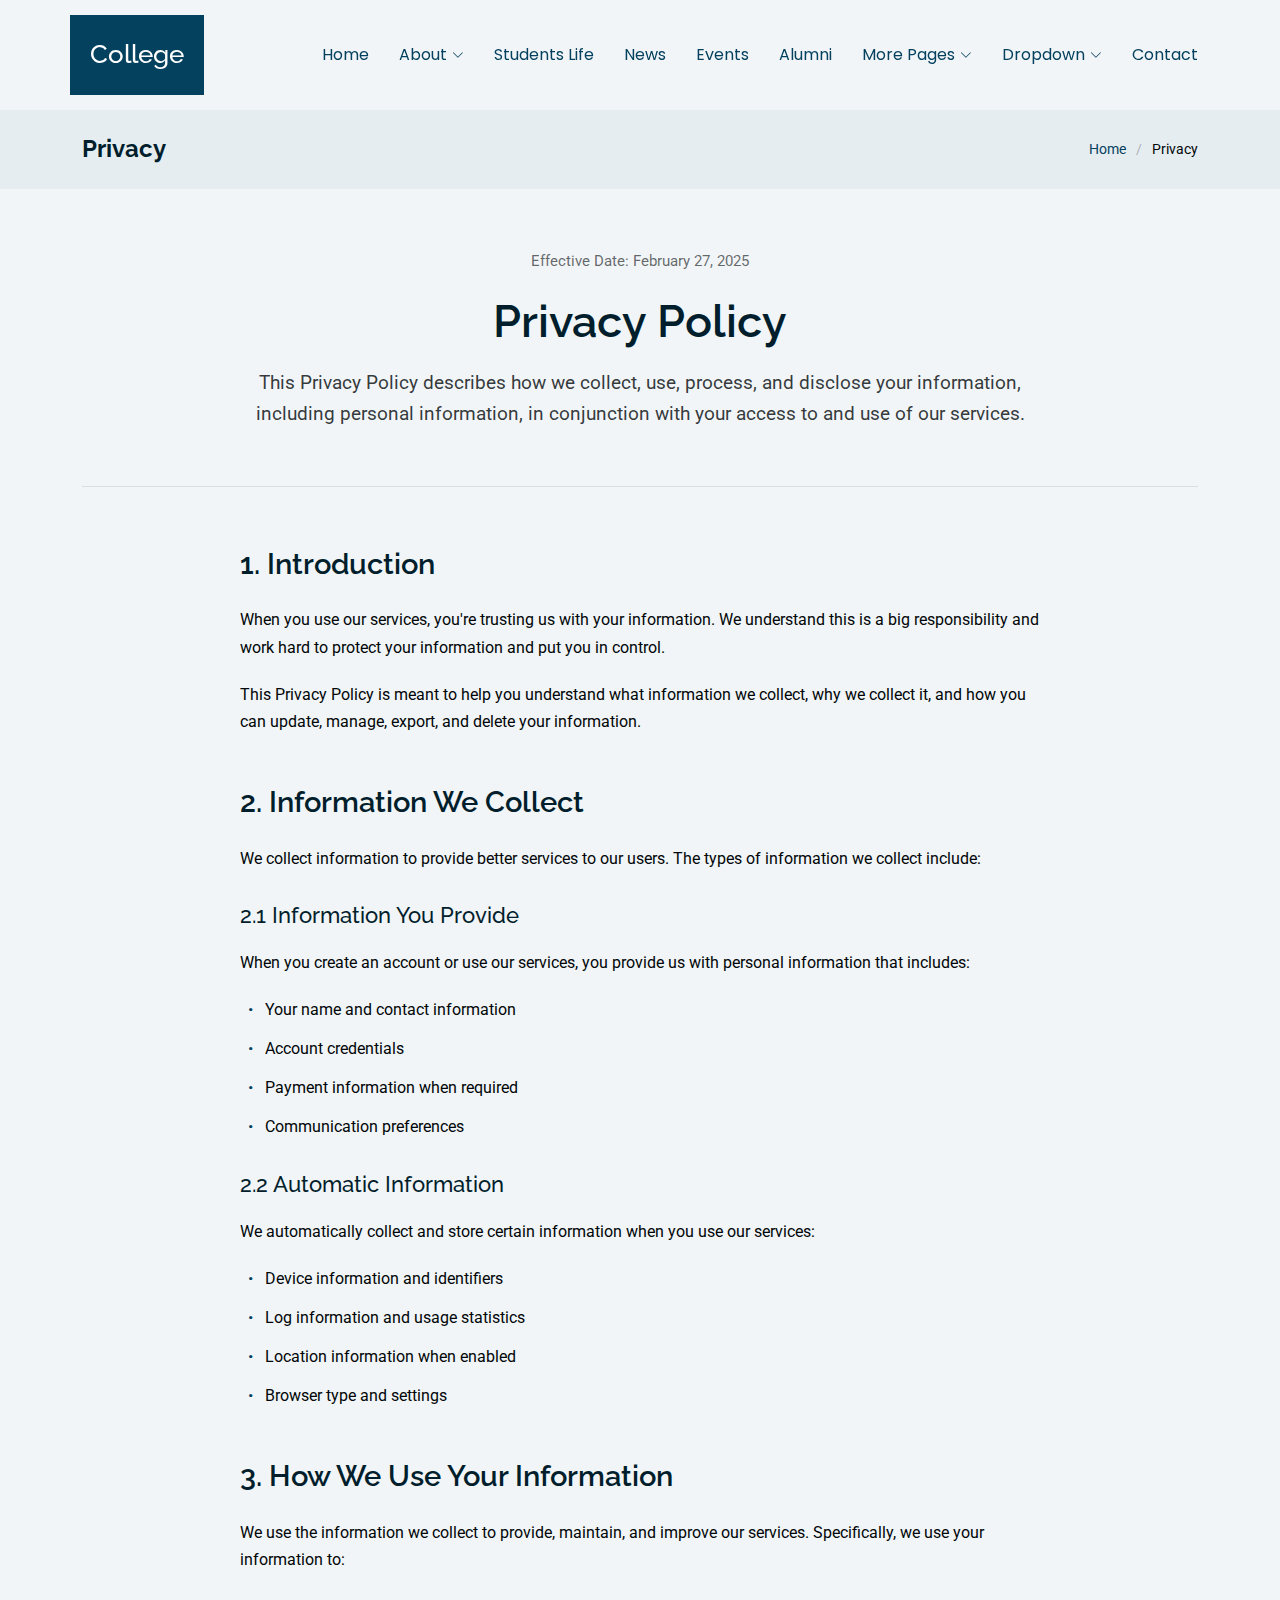
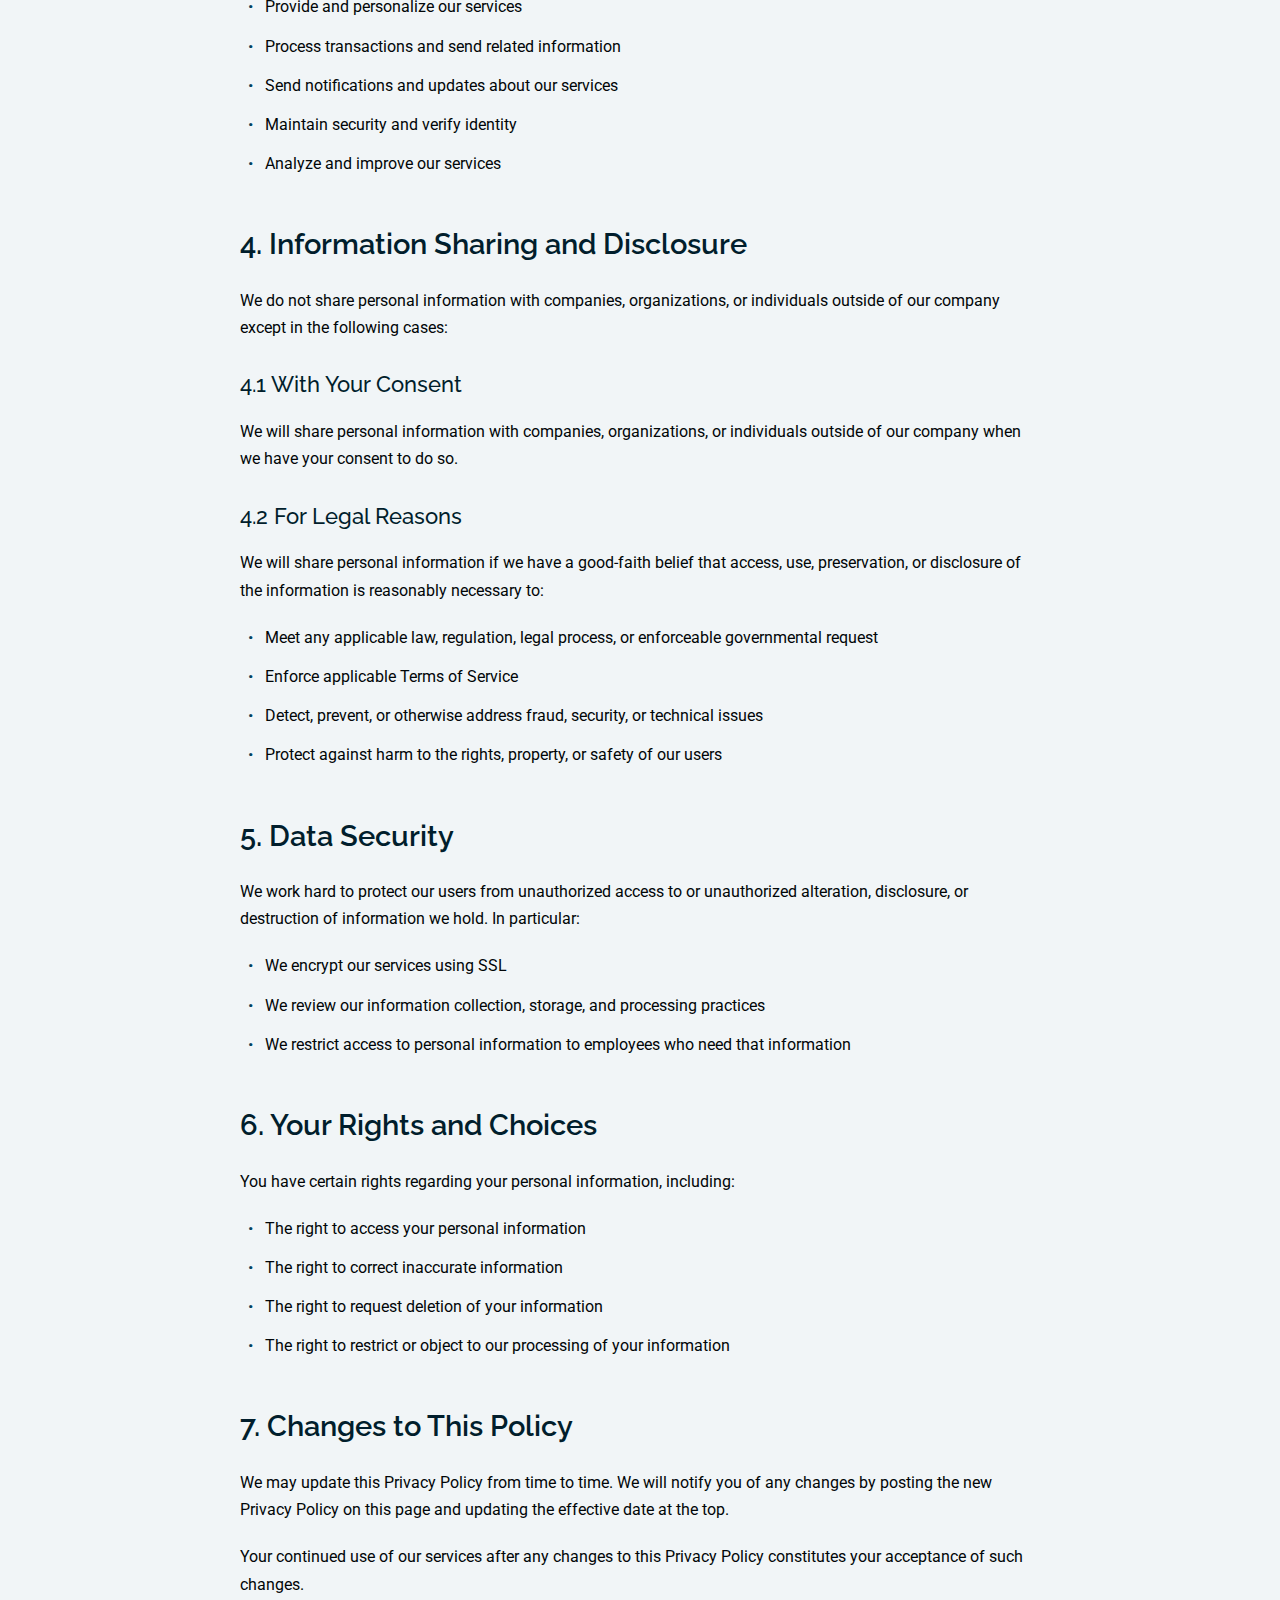
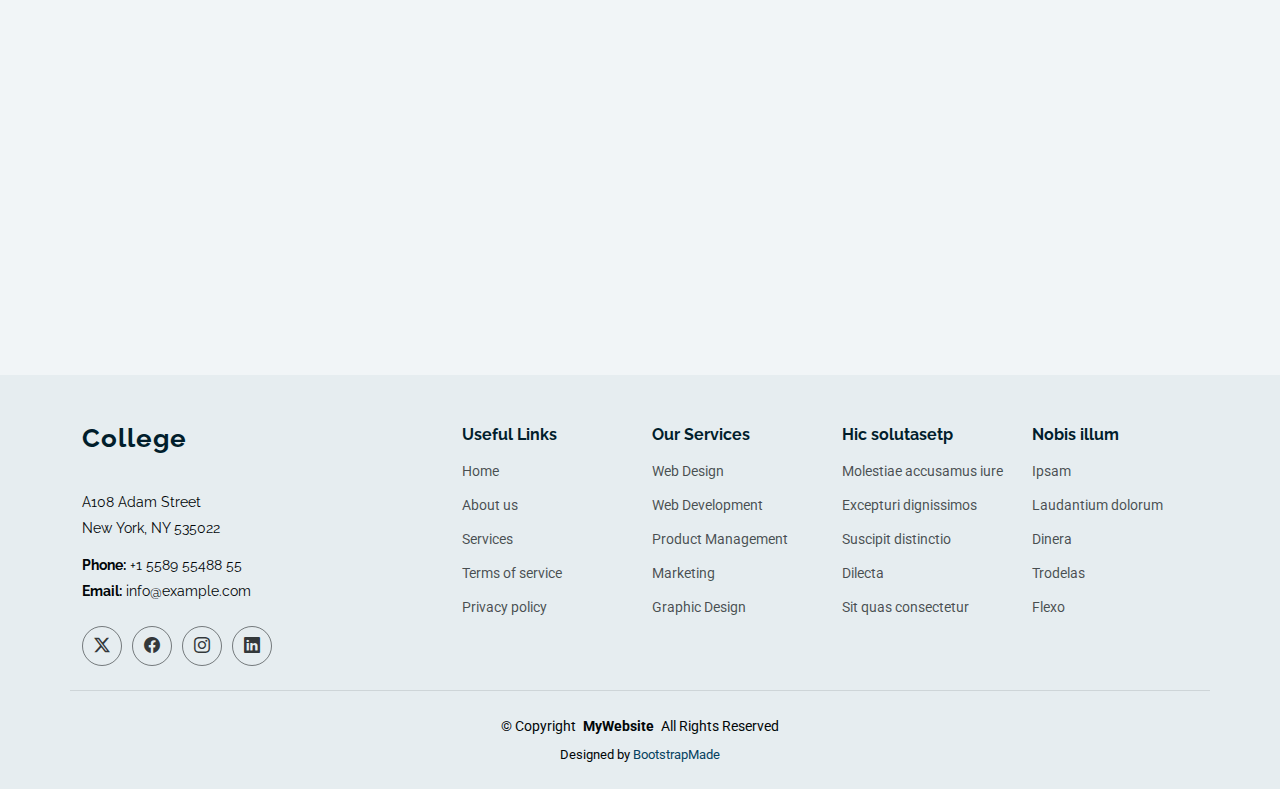
<file: privacy.html>
<!DOCTYPE html>
<html lang="en">

<head>
  <meta charset="utf-8">
  <meta content="width=device-width, initial-scale=1.0" name="viewport">
  <title>Privacy - College Bootstrap Template</title>
  <meta name="description" content="">
  <meta name="keywords" content="">

  <!-- Favicons -->
  <link href="assets/img/favicon.png" rel="icon">
  <link href="assets/img/apple-touch-icon.png" rel="apple-touch-icon">

  <!-- Fonts -->
  <link href="https://fonts.googleapis.com" rel="preconnect">
  <link href="https://fonts.gstatic.com" rel="preconnect" crossorigin>
  <link href="https://fonts.googleapis.com/css2?family=Roboto:ital,wght@0,100;0,300;0,400;0,500;0,700;0,900;1,100;1,300;1,400;1,500;1,700;1,900&family=Poppins:ital,wght@0,100;0,200;0,300;0,400;0,500;0,600;0,700;0,800;0,900;1,100;1,200;1,300;1,400;1,500;1,600;1,700;1,800;1,900&family=Raleway:ital,wght@0,100;0,200;0,300;0,400;0,500;0,600;0,700;0,800;0,900;1,100;1,200;1,300;1,400;1,500;1,600;1,700;1,800;1,900&display=swap" rel="stylesheet">

  <!-- Vendor CSS Files -->
  <link href="assets/vendor/bootstrap/css/bootstrap.min.css" rel="stylesheet">
  <link href="assets/vendor/bootstrap-icons/bootstrap-icons.css" rel="stylesheet">
  <link href="assets/vendor/aos/aos.css" rel="stylesheet">
  <link href="assets/vendor/swiper/swiper-bundle.min.css" rel="stylesheet">
  <link href="assets/vendor/glightbox/css/glightbox.min.css" rel="stylesheet">

  <!-- Main CSS File -->
  <link href="assets/css/main.css" rel="stylesheet">

  <!-- =======================================================
  * Template Name: College
  * Template URL: https://bootstrapmade.com/college-bootstrap-education-template/
  * Updated: Jun 19 2025 with Bootstrap v5.3.6
  * Author: BootstrapMade.com
  * License: https://bootstrapmade.com/license/
  ======================================================== -->
</head>

<body class="privacy-page">

  <header id="header" class="header d-flex align-items-center sticky-top">
    <div class="header-container container-fluid container-xl position-relative d-flex align-items-center justify-content-end">

      <a href="index.html" class="logo d-flex align-items-center me-auto">
        <!-- Uncomment the line below if you also wish to use an image logo -->
        <!-- <img src="assets/img/logo.webp" alt=""> -->
        <h1 class="sitename">College</h1>
      </a>

      <nav id="navmenu" class="navmenu">
        <ul>
          <li><a href="index.html">Home</a></li>
          <li class="dropdown"><a href="about.html"><span>About</span> <i class="bi bi-chevron-down toggle-dropdown"></i></a>
            <ul>
              <li><a href="about.html">About Us</a></li>
              <li><a href="admissions.html">Admissions</a></li>
              <li><a href="academics.html">Academics</a></li>
              <li><a href="faculty-staff.html">Faculty &amp; Staff</a></li>
              <li><a href="campus-facilities.html">Campus &amp; Facilities</a></li>
            </ul>
          </li>

          <li><a href="students-life.html">Students Life</a></li>
          <li><a href="news.html">News</a></li>
          <li><a href="events.html">Events</a></li>
          <li><a href="alumni.html">Alumni</a></li>
          <li class="dropdown"><a href="#"><span>More Pages</span> <i class="bi bi-chevron-down toggle-dropdown"></i></a>
            <ul>
              <li><a href="news-details.html">News Details</a></li>
              <li><a href="event-details.html">Event Details</a></li>
              <li><a href="privacy.html" class="active">Privacy</a></li>
              <li><a href="terms-of-service.html">Terms of Service</a></li>
              <li><a href="404.html">Error 404</a></li>
              <li><a href="starter-page.html">Starter Page</a></li>
            </ul>
          </li>

          <li class="dropdown"><a href="#"><span>Dropdown</span> <i class="bi bi-chevron-down toggle-dropdown"></i></a>
            <ul>
              <li><a href="#">Dropdown 1</a></li>
              <li class="dropdown"><a href="#"><span>Deep Dropdown</span> <i class="bi bi-chevron-down toggle-dropdown"></i></a>
                <ul>
                  <li><a href="#">Deep Dropdown 1</a></li>
                  <li><a href="#">Deep Dropdown 2</a></li>
                  <li><a href="#">Deep Dropdown 3</a></li>
                  <li><a href="#">Deep Dropdown 4</a></li>
                  <li><a href="#">Deep Dropdown 5</a></li>
                </ul>
              </li>
              <li><a href="#">Dropdown 2</a></li>
              <li><a href="#">Dropdown 3</a></li>
              <li><a href="#">Dropdown 4</a></li>
            </ul>
          </li>
          <li><a href="contact.html">Contact</a></li>
        </ul>
        <i class="mobile-nav-toggle d-xl-none bi bi-list"></i>
      </nav>

    </div>
  </header>

  <main class="main">

    <!-- Page Title -->
    <div class="page-title light-background">
      <div class="container d-lg-flex justify-content-between align-items-center">
        <h1 class="mb-2 mb-lg-0">Privacy</h1>
        <nav class="breadcrumbs">
          <ol>
            <li><a href="index.html">Home</a></li>
            <li class="current">Privacy</li>
          </ol>
        </nav>
      </div>
    </div><!-- End Page Title -->

    <!-- Privacy Section -->
    <section id="privacy" class="privacy section">

      <div class="container" data-aos="fade-up">
        <!-- Header -->
        <div class="privacy-header" data-aos="fade-up">
          <div class="header-content">
            <div class="last-updated">Effective Date: February 27, 2025</div>
            <h1>Privacy Policy</h1>
            <p class="intro-text">This Privacy Policy describes how we collect, use, process, and disclose your information, including personal information, in conjunction with your access to and use of our services.</p>
          </div>
        </div>

        <!-- Main Content -->
        <div class="privacy-content" data-aos="fade-up">
          <!-- Introduction -->
          <div class="content-section">
            <h2>1. Introduction</h2>
            <p>When you use our services, you're trusting us with your information. We understand this is a big responsibility and work hard to protect your information and put you in control.</p>
            <p>This Privacy Policy is meant to help you understand what information we collect, why we collect it, and how you can update, manage, export, and delete your information.</p>
          </div>

          <!-- Information Collection -->
          <div class="content-section">
            <h2>2. Information We Collect</h2>
            <p>We collect information to provide better services to our users. The types of information we collect include:</p>

            <h3>2.1 Information You Provide</h3>
            <p>When you create an account or use our services, you provide us with personal information that includes:</p>
            <ul>
              <li>Your name and contact information</li>
              <li>Account credentials</li>
              <li>Payment information when required</li>
              <li>Communication preferences</li>
            </ul>

            <h3>2.2 Automatic Information</h3>
            <p>We automatically collect and store certain information when you use our services:</p>
            <ul>
              <li>Device information and identifiers</li>
              <li>Log information and usage statistics</li>
              <li>Location information when enabled</li>
              <li>Browser type and settings</li>
            </ul>
          </div>

          <!-- Use of Information -->
          <div class="content-section">
            <h2>3. How We Use Your Information</h2>
            <p>We use the information we collect to provide, maintain, and improve our services. Specifically, we use your information to:</p>
            <ul>
              <li>Provide and personalize our services</li>
              <li>Process transactions and send related information</li>
              <li>Send notifications and updates about our services</li>
              <li>Maintain security and verify identity</li>
              <li>Analyze and improve our services</li>
            </ul>
          </div>

          <!-- Information Sharing -->
          <div class="content-section">
            <h2>4. Information Sharing and Disclosure</h2>
            <p>We do not share personal information with companies, organizations, or individuals outside of our company except in the following cases:</p>

            <h3>4.1 With Your Consent</h3>
            <p>We will share personal information with companies, organizations, or individuals outside of our company when we have your consent to do so.</p>

            <h3>4.2 For Legal Reasons</h3>
            <p>We will share personal information if we have a good-faith belief that access, use, preservation, or disclosure of the information is reasonably necessary to:</p>
            <ul>
              <li>Meet any applicable law, regulation, legal process, or enforceable governmental request</li>
              <li>Enforce applicable Terms of Service</li>
              <li>Detect, prevent, or otherwise address fraud, security, or technical issues</li>
              <li>Protect against harm to the rights, property, or safety of our users</li>
            </ul>
          </div>

          <!-- Data Security -->
          <div class="content-section">
            <h2>5. Data Security</h2>
            <p>We work hard to protect our users from unauthorized access to or unauthorized alteration, disclosure, or destruction of information we hold. In particular:</p>
            <ul>
              <li>We encrypt our services using SSL</li>
              <li>We review our information collection, storage, and processing practices</li>
              <li>We restrict access to personal information to employees who need that information</li>
            </ul>
          </div>

          <!-- Your Rights -->
          <div class="content-section">
            <h2>6. Your Rights and Choices</h2>
            <p>You have certain rights regarding your personal information, including:</p>
            <ul>
              <li>The right to access your personal information</li>
              <li>The right to correct inaccurate information</li>
              <li>The right to request deletion of your information</li>
              <li>The right to restrict or object to our processing of your information</li>
            </ul>
          </div>

          <!-- Policy Updates -->
          <div class="content-section">
            <h2>7. Changes to This Policy</h2>
            <p>We may update this Privacy Policy from time to time. We will notify you of any changes by posting the new Privacy Policy on this page and updating the effective date at the top.</p>
            <p>Your continued use of our services after any changes to this Privacy Policy constitutes your acceptance of such changes.</p>
          </div>
        </div>

        <!-- Contact Section -->
        <div class="privacy-contact" data-aos="fade-up">
          <h2>Contact Us</h2>
          <p>If you have any questions about this Privacy Policy or our practices, please contact us:</p>
          <div class="contact-details">
            <p><strong>Email:</strong> privacy@example.com</p>
            <p><strong>Address:</strong> 123 Privacy Street, Security City, 12345</p>
          </div>
        </div>

      </div>

    </section><!-- /Privacy Section -->

  </main>

  <footer id="footer" class="footer position-relative light-background">

    <div class="container footer-top">
      <div class="row gy-4">
        <div class="col-lg-4 col-md-6 footer-about">
          <a href="index.html" class="logo d-flex align-items-center">
            <span class="sitename">College</span>
          </a>
          <div class="footer-contact pt-3">
            <p>A108 Adam Street</p>
            <p>New York, NY 535022</p>
            <p class="mt-3"><strong>Phone:</strong> <span>+1 5589 55488 55</span></p>
            <p><strong>Email:</strong> <span>info@example.com</span></p>
          </div>
          <div class="social-links d-flex mt-4">
            <a href=""><i class="bi bi-twitter-x"></i></a>
            <a href=""><i class="bi bi-facebook"></i></a>
            <a href=""><i class="bi bi-instagram"></i></a>
            <a href=""><i class="bi bi-linkedin"></i></a>
          </div>
        </div>

        <div class="col-lg-2 col-md-3 footer-links">
          <h4>Useful Links</h4>
          <ul>
            <li><a href="#">Home</a></li>
            <li><a href="#">About us</a></li>
            <li><a href="#">Services</a></li>
            <li><a href="#">Terms of service</a></li>
            <li><a href="#">Privacy policy</a></li>
          </ul>
        </div>

        <div class="col-lg-2 col-md-3 footer-links">
          <h4>Our Services</h4>
          <ul>
            <li><a href="#">Web Design</a></li>
            <li><a href="#">Web Development</a></li>
            <li><a href="#">Product Management</a></li>
            <li><a href="#">Marketing</a></li>
            <li><a href="#">Graphic Design</a></li>
          </ul>
        </div>

        <div class="col-lg-2 col-md-3 footer-links">
          <h4>Hic solutasetp</h4>
          <ul>
            <li><a href="#">Molestiae accusamus iure</a></li>
            <li><a href="#">Excepturi dignissimos</a></li>
            <li><a href="#">Suscipit distinctio</a></li>
            <li><a href="#">Dilecta</a></li>
            <li><a href="#">Sit quas consectetur</a></li>
          </ul>
        </div>

        <div class="col-lg-2 col-md-3 footer-links">
          <h4>Nobis illum</h4>
          <ul>
            <li><a href="#">Ipsam</a></li>
            <li><a href="#">Laudantium dolorum</a></li>
            <li><a href="#">Dinera</a></li>
            <li><a href="#">Trodelas</a></li>
            <li><a href="#">Flexo</a></li>
          </ul>
        </div>

      </div>
    </div>

    <div class="container copyright text-center mt-4">
      <p>© <span>Copyright</span> <strong class="px-1 sitename">MyWebsite</strong> <span>All Rights Reserved</span></p>
      <div class="credits">
        <!-- All the links in the footer should remain intact. -->
        <!-- You can delete the links only if you've purchased the pro version. -->
        <!-- Licensing information: https://bootstrapmade.com/license/ -->
        <!-- Purchase the pro version with working PHP/AJAX contact form: [buy-url] -->
        Designed by <a href="https://bootstrapmade.com/">BootstrapMade</a>
      </div>
    </div>

  </footer>

  <!-- Scroll Top -->
  <a href="#" id="scroll-top" class="scroll-top d-flex align-items-center justify-content-center"><i class="bi bi-arrow-up-short"></i></a>

  <!-- Preloader -->
  <div id="preloader"></div>

  <!-- Vendor JS Files -->
  <script src="assets/vendor/bootstrap/js/bootstrap.bundle.min.js"></script>
  <script src="assets/vendor/php-email-form/validate.js"></script>
  <script src="assets/vendor/aos/aos.js"></script>
  <script src="assets/vendor/swiper/swiper-bundle.min.js"></script>
  <script src="assets/vendor/purecounter/purecounter_vanilla.js"></script>
  <script src="assets/vendor/imagesloaded/imagesloaded.pkgd.min.js"></script>
  <script src="assets/vendor/isotope-layout/isotope.pkgd.min.js"></script>
  <script src="assets/vendor/glightbox/js/glightbox.min.js"></script>

  <!-- Main JS File -->
  <script src="assets/js/main.js"></script>

</body>

</html>
</file>
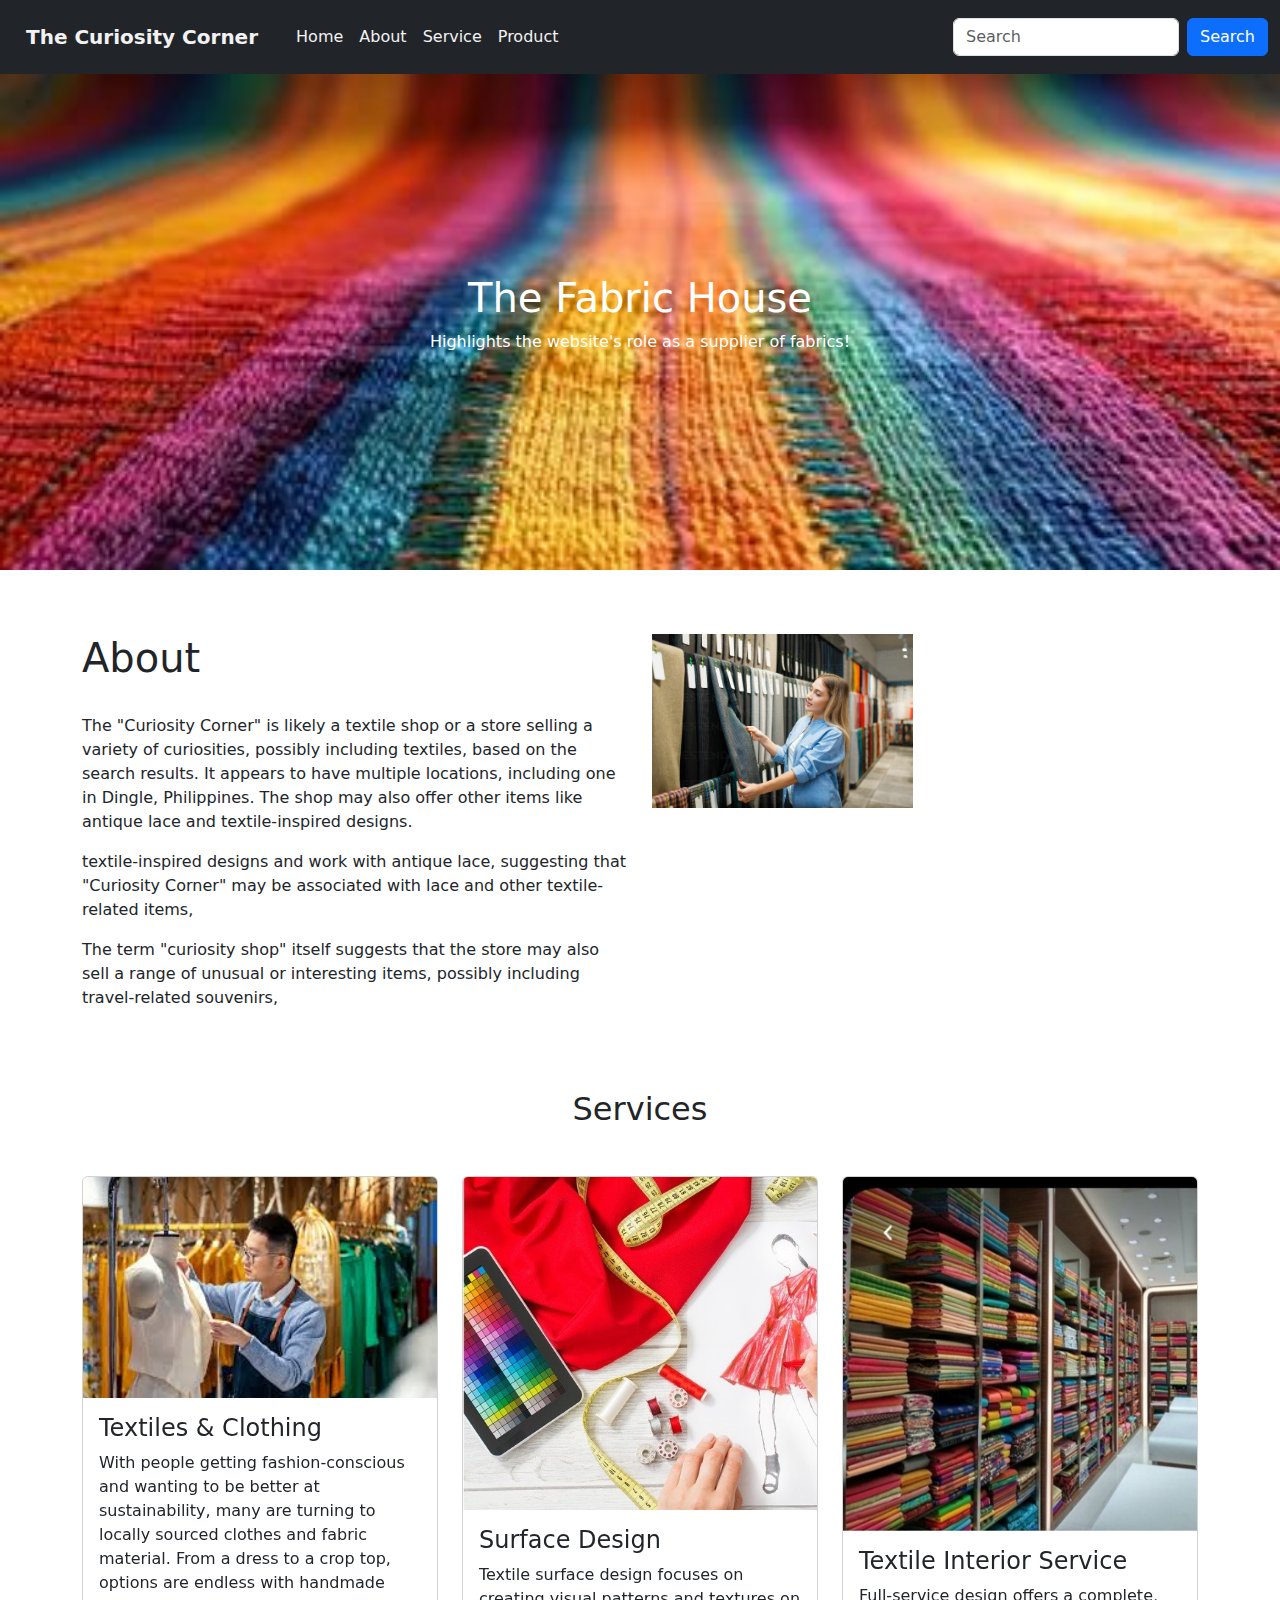
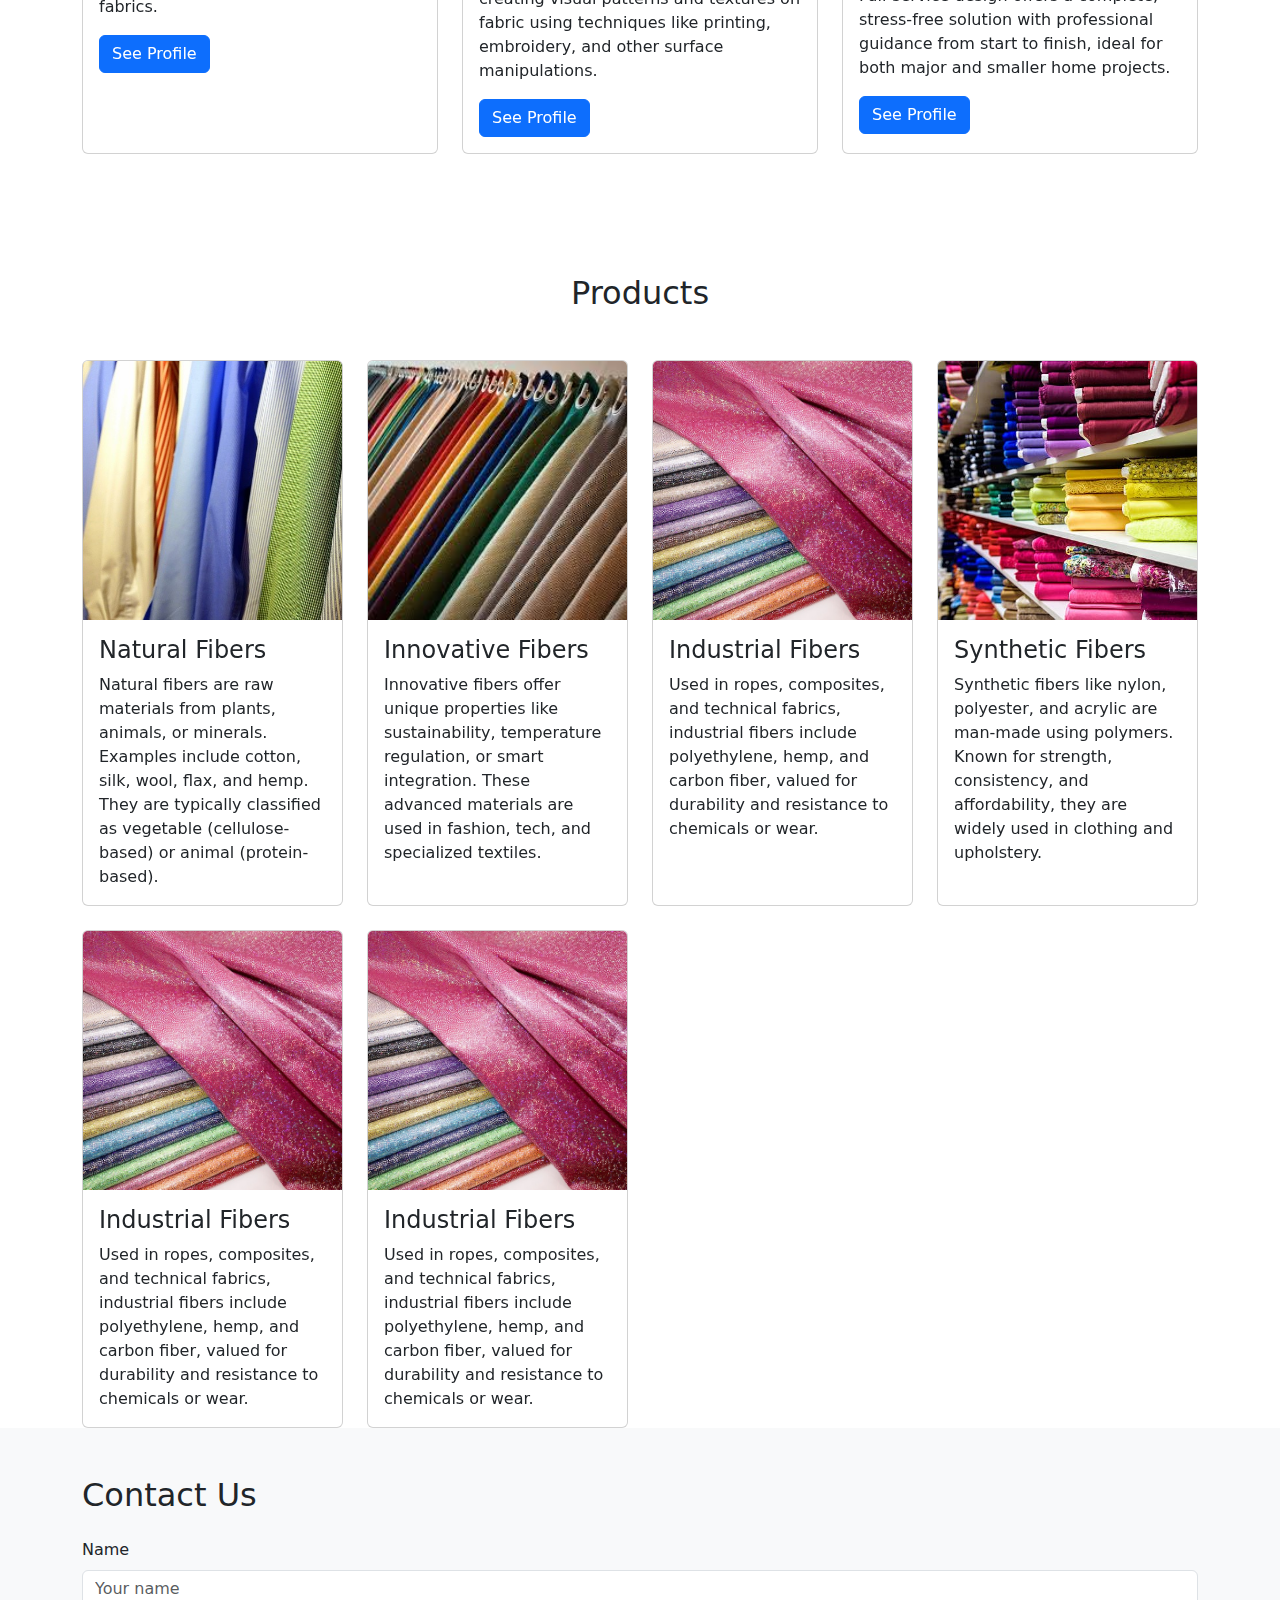
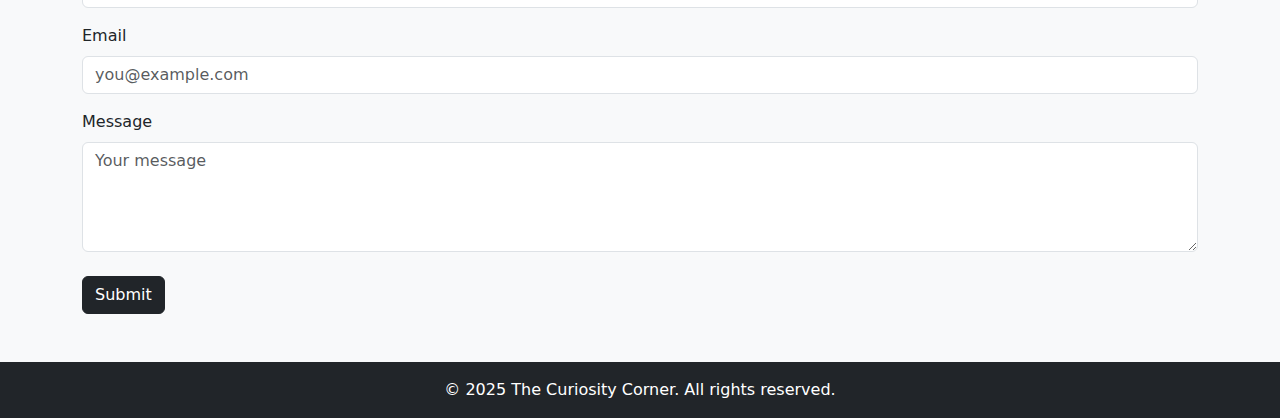
<file: sampleproject.html>
<!DOCTYPE html>
<html lang="en">
<head>
  <title>Bootstrap 5 Example</title>
  <meta charset="utf-8">
  <meta name="viewport" content="width=device-width, initial-scale=1">
  <link href="https://cdn.jsdelivr.net/npm/bootstrap@5.3.3/dist/css/bootstrap.min.css" rel="stylesheet">
  <script src="https://cdn.jsdelivr.net/npm/bootstrap@5.3.3/dist/js/bootstrap.bundle.min.js"></script>
  <link rel="stylesheet" href="sampleproject.css">
</head>
<body>
    <!-- navgation bar -->
     <!-- <nav class="navbar navbar-expand-sm navbar-dark bg-dark">
        <div class="container-fluid">
          <a class="navbar-brand" href="javascript:void(0)"><b>The Curiosity Corner</b></a>
          <button
          class="navbar-toggler"
          type="button"
          data-bc-toggle="collapse"
          data-bs-target="#mynavbar"
        >
          <span class="navbar-toggler-icon"></span> 
        </button>
          <button class="navbar-toggler" type="button" data-bs-toggle="collapse" data-bs-target="#mynavbar">
            <span class="navbar-toggler-icon"></span>
          </button>
          <div class="collapse navbar-collapse"id="mynavbar">
            <ul class="navbar-nav me-auto">
              <li class="nav-item">
                <a class="nav-link" href="#Home">Home</a>
              </li>
              <li class="nav-item">
                <a class="nav-link" href="#About ">About</a>
              </li>
              <li class="nav-item">
                <a class="nav-link" href="#Service">Service</a>
              </li>
              <li class="nav-item">
              <a class="nav-link" href="#Product">Product</a>
              </li>
            </ul>
            <form class="d-flex">
              <input class="form-control me-2" type="text" placeholder="Search">
              <button class="btn btn-primary" type="button">Search</button>
            </form>
          </div>
        </div>
      </nav> -->
<nav class="navbar navbar-expand-sm navbar-dark bg-dark">
  <div class="container-fluid">
    <a class="navbar-brand" href="#"><b>The Curiosity Corner</b></a>

    <button class="navbar-toggler" type="button" data-bs-toggle="collapse" data-bs-target="#mynavbar"
      aria-controls="mynavbar" aria-expanded="false" aria-label="Toggle navigation">
      <span class="navbar-toggler-icon"></span>
    </button>

    <div class="collapse navbar-collapse" id="mynavbar">
      <ul class="navbar-nav me-auto mb-2 mb-lg-0">
        <li class="nav-item">
          <a class="nav-link" href="#Home">Home</a>
        </li>
        <li class="nav-item">
          <a class="nav-link" href="#About">About</a>
        </li>
        <li class="nav-item">
          <a class="nav-link" href="#Service">Service</a>
        </li>
        <li class="nav-item">
          <a class="nav-link" href="#Product">Product</a>
        </li>
      </ul>
      <form class="d-flex" role="search">
        <input class="form-control me-2" type="search" placeholder="Search" aria-label="Search">
        <button class="btn btn-primary" type="submit">Search</button>
      </form>
    </div>
  </div>
</nav>




<!-- hero section -->
<div class="container-fluid py-5 bg-primary text-white text-center home">
  <h1>The Fabric House</h1>
  <p>Highlights the website's role as a supplier of fabrics!</p> 
</div>
<!-- about section -->
  <section>
<div id="About" class="mt-5 py-3">
<div class="container "> 
<div class="row">
<div class="col-sm-6">
    <h1>About</h1>
    <br>
    <p>The "Curiosity Corner" is likely a textile shop or a store selling a variety of curiosities, possibly including textiles, based on the search results. It appears to have multiple locations, including one in Dingle, Philippines. The shop may also offer other items like antique lace and textile-inspired designs. </p> 
    <p> textile-inspired designs and work with antique lace, suggesting that "Curiosity Corner" may be associated with lace and other textile-related items, </p>
    <p>The term "curiosity shop" itself suggests that the store may also sell a range of unusual or interesting items, possibly including travel-related souvenirs, </p>
</div>
<div class="  col-xl-3 col-lg-4 col-sm-6">
  <img src="shelf.jpg" alt="" class="w-100">
    </div>
</div>
</div>
</div>

<!-- service section -->
<section id="Service" class="py-5">
  <div class="container">
    <h2 class="text-center mb-5">Services</h2>
    <div class="row justify-content-center">
      
      <div class="col-lg-4 col-sm-6 mb-4">
        <div class="card h-100">
          <img src="clothing.jpeg" alt="Handmade fabric clothing" class="card-img-top img-fluid">
          <div class="card-body">
            <h4 class="card-title">Textiles & Clothing</h4>
            <p class="card-text">With people getting fashion-conscious and wanting to be better at sustainability, many are turning to locally sourced clothes and fabric material. From a dress to a crop top, options are endless with handmade fabrics.</p>
            <a href="#" class="btn btn-primary">See Profile</a>
          </div>
        </div>
      </div>

      <div class="col-lg-4 col-sm-6 mb-4">
        <div class="card h-100">
          <img src="textiles.jpg" alt="Surface design fabric" class="card-img-top img-fluid">
          <div class="card-body">
            <h4 class="card-title">Surface Design</h4>
            <p class="card-text">Textile surface design focuses on creating visual patterns and textures on fabric using techniques like printing, embroidery, and other surface manipulations.</p>
            <a href="#" class="btn btn-primary">See Profile</a>
          </div>
        </div>
      </div>

      <div class="col-lg-4 col-sm-6 mb-4">
        <div class="card h-100">
          <img src="cloth-shop-furniture.jpg" alt="Interior textile design" class="card-img-top img-fluid">
          <div class="card-body">
            <h4 class="card-title">Textile Interior Service</h4>
            <p class="card-text">Full-service design offers a complete, stress-free solution with professional guidance from start to finish, ideal for both major and smaller home projects.</p>
            <a href="#" class="btn btn-primary">See Profile</a>
          </div>
        </div>
      </div>

    </div>
  </div>
</section>


<!-- Product Section -->
<div class="container mt-5">
  <h2 class="text-center mb-5">Products</h2>
  <div class="row g-4">

    <!-- Natural Fibers -->
    <div class="col-xl-3 col-lg-4 col-sm-6">
      <div class="card h-100">
        <img src="mans.jpg" alt="Natural fibers like cotton and silk" class="card-img-top img-fluid">
        <div class="card-body">
          <h4 class="card-title">Natural Fibers</h4>
          <p class="card-text">Natural fibers are raw materials from plants, animals, or minerals. Examples include cotton, silk, wool, flax, and hemp. They are typically classified as vegetable (cellulose-based) or animal (protein-based).</p>
        </div>
      </div>
    </div>

    <!-- Innovative Fibers -->
    <div class="col-xl-3 col-lg-4 col-sm-6">
      <div class="card h-100">
        <img src="images (3).jpeg" alt="Innovative fiber applications" class="card-img-top img-fluid">
        <div class="card-body">
          <h4 class="card-title">Innovative Fibers</h4>
          <p class="card-text">Innovative fibers offer unique properties like sustainability, temperature regulation, or smart integration. These advanced materials are used in fashion, tech, and specialized textiles.</p>
        </div>
      </div>
    </div>

    <!-- Industrial Fibers -->
    <div class="col-xl-3 col-lg-4 col-sm-6">
      <div class="card h-100">
        <img src="poly.jpg" alt="Industrial fibers for heavy-duty use" class="card-img-top img-fluid">
        <div class="card-body">
          <h4 class="card-title">Industrial Fibers</h4>
          <p class="card-text">Used in ropes, composites, and technical fabrics, industrial fibers include polyethylene, hemp, and carbon fiber, valued for durability and resistance to chemicals or wear.</p>
        </div>
      </div>
    </div>

    <!-- Synthetic Fibers -->
    <div class="col-xl-3 col-lg-4 col-sm-6">
      <div class="card h-100">
        <img src="istockphoto.jpg" alt="Various synthetic fiber samples" class="card-img-top img-fluid">
        <div class="card-body">
          <h4 class="card-title">Synthetic Fibers</h4>
          <p class="card-text">Synthetic fibers like nylon, polyester, and acrylic are man-made using polymers. Known for strength, consistency, and affordability, they are widely used in clothing and upholstery.</p>
        </div>
      </div>
    </div>

    <div class="col-xl-3 col-lg-4 col-sm-6">
      <div class="card h-100">
        <img src="poly.jpg" alt="Industrial fibers for heavy-duty use" class="card-img-top img-fluid">
        <div class="card-body">
          <h4 class="card-title">Industrial Fibers</h4>
          <p class="card-text">Used in ropes, composites, and technical fabrics, industrial fibers include polyethylene, hemp, and carbon fiber, valued for durability and resistance to chemicals or wear.</p>
        </div>
      </div>
    </div>

    <div class="col-xl-3 col-lg-4 col-sm-6">
      <div class="card h-100">
        <img src="poly.jpg" alt="Industrial fibers for heavy-duty use" class="card-img-top img-fluid">
        <div class="card-body">
          <h4 class="card-title">Industrial Fibers</h4>
          <p class="card-text">Used in ropes, composites, and technical fabrics, industrial fibers include polyethylene, hemp, and carbon fiber, valued for durability and resistance to chemicals or wear.</p>
        </div>
      </div>
    </div>

  </div>
</div>


       
   <!-- Contact Section --> 
<section id="contact" class="py-5 bg-light">
  <div class="container">
    <h2 class="mb-4">Contact Us</h2>
    <form action="#" method="post">
      <div class="mb-3">
        <label for="name" class="form-label">Name</label>
        <input
          type="text"
          class="form-control"
          id="name"
          name="name"
          placeholder="Your name"
          required
        >
      </div>

      <div class="mb-3">
        <label for="email" class="form-label">Email</label>
        <input
          type="email"
          class="form-control"
          id="email"
          name="email"
          placeholder="you@example.com"
          required
        >
      </div>

      <div class="mb-4">
        <label for="msg" class="form-label">Message</label>
        <textarea
          class="form-control"
          id="msg"
          name="message"
          rows="4"
          placeholder="Your message"
          required
        ></textarea>
      </div>

      <button type="submit" class="btn btn-dark">Submit</button>
    </form>
  </div>
</section>

<!-- Footer Section -->
<footer class="bg-dark text-white text-center py-3">
  <div class="container">
    <p class="mb-0">© 2025 The Curiosity Corner. All rights reserved.</p>
  </div>
</footer>

</body>
</html>
</file>
<file: sampleproject.css>
.home{
    background-image: url(brightly.jpeg);
    background-size: cover;
    padding: 200px!important;
}
.foot{
     position: fixed;
  left: 0;
  bottom: 0;
  width: 100%;
  background-color: rgb(8, 4, 4);
  color: white;
  text-align: center;
}
.navbar{
   
  position: sticky;
  top: 0;
  overflow: hidden;
  background-color: #333;
}

/* Navbar links */
.navbar a {
  float: left;
  display: block;
  color: #f2f2f2;
  text-align: center;
  padding: 14px;
  text-decoration: none;
}

/* Page content */
.content {
  padding: 16px;
}
</file>
<file: assets/css/main.css>
/**
* Template Name: College
* Template URL: https://bootstrapmade.com/college-bootstrap-education-template/
* Updated: Jun 19 2025 with Bootstrap v5.3.6
* Author: BootstrapMade.com
* License: https://bootstrapmade.com/license/
*/

@charset "UTF-8";

/*--------------------------------------------------------------
# Font & Color Variables
# Help: https://bootstrapmade.com/color-system/
--------------------------------------------------------------*/
/* Fonts */
:root {
  --default-font: "Roboto",  system-ui, -apple-system, "Segoe UI", Roboto, "Helvetica Neue", Arial, "Noto Sans", "Liberation Sans", sans-serif, "Apple Color Emoji", "Segoe UI Emoji", "Segoe UI Symbol", "Noto Color Emoji";
  --heading-font: "Raleway",  sans-serif;
  --nav-font: "Poppins",  sans-serif;
}

/* Global Colors - The following color variables are used throughout the website. Updating them here will change the color scheme of the entire website */
:root { 
  --background-color: #f1f5f7; /* Background color for the entire website, including individual sections */
  --default-color: #010608; /* Default color used for the majority of the text content across the entire website */
  --heading-color: #011e2c; /* Color for headings, subheadings and title throughout the website */
  --accent-color: #04415f; /* Accent color that represents your brand on the website. It's used for buttons, links, and other elements that need to stand out */
  --surface-color: #ffffff; /* The surface color is used as a background of boxed elements within sections, such as cards, icon boxes, or other elements that require a visual separation from the global background. */
  --contrast-color: #ffffff; /* Contrast color for text, ensuring readability against backgrounds of accent, heading, or default colors. */
}

/* Nav Menu Colors - The following color variables are used specifically for the navigation menu. They are separate from the global colors to allow for more customization options */
:root {
  --nav-color: #04415f;  /* The default color of the main navmenu links */
  --nav-hover-color: #2086b8; /* Applied to main navmenu links when they are hovered over or active */
  --nav-mobile-background-color: #ffffff; /* Used as the background color for mobile navigation menu */
  --nav-dropdown-background-color: #ffffff; /* Used as the background color for dropdown items that appear when hovering over primary navigation items */
  --nav-dropdown-color: #010608; /* Used for navigation links of the dropdown items in the navigation menu. */
  --nav-dropdown-hover-color: #04415f; /* Similar to --nav-hover-color, this color is applied to dropdown navigation links when they are hovered over. */
}

/* Color Presets - These classes override global colors when applied to any section or element, providing reuse of the sam color scheme. */

.light-background {
  --background-color: #e6edf0;
  --surface-color: #ffffff;
}

.dark-background {
  --background-color: #060606;
  --default-color: #ffffff;
  --heading-color: #ffffff;
  --surface-color: #252525;
  --contrast-color: #ffffff;
}

/* Smooth scroll */
:root {
  scroll-behavior: smooth;
}

/*--------------------------------------------------------------
# General Styling & Shared Classes
--------------------------------------------------------------*/
body {
  color: var(--default-color);
  background-color: var(--background-color);
  font-family: var(--default-font);
}

a {
  color: var(--accent-color);
  text-decoration: none;
  transition: 0.3s;
}

a:hover {
  color: color-mix(in srgb, var(--accent-color), transparent 25%);
  text-decoration: none;
}

h1,
h2,
h3,
h4,
h5,
h6 {
  color: var(--heading-color);
  font-family: var(--heading-font);
}

/* PHP Email Form Messages
------------------------------*/
.php-email-form .error-message {
  display: none;
  background: #df1529;
  color: #ffffff;
  text-align: left;
  padding: 15px;
  margin-bottom: 24px;
  font-weight: 600;
}

.php-email-form .sent-message {
  display: none;
  color: #ffffff;
  background: #059652;
  text-align: center;
  padding: 15px;
  margin-bottom: 24px;
  font-weight: 600;
}

.php-email-form .loading {
  display: none;
  background: var(--surface-color);
  text-align: center;
  padding: 15px;
  margin-bottom: 24px;
}

.php-email-form .loading:before {
  content: "";
  display: inline-block;
  border-radius: 50%;
  width: 24px;
  height: 24px;
  margin: 0 10px -6px 0;
  border: 3px solid var(--accent-color);
  border-top-color: var(--surface-color);
  animation: php-email-form-loading 1s linear infinite;
}

@keyframes php-email-form-loading {
  0% {
    transform: rotate(0deg);
  }

  100% {
    transform: rotate(360deg);
  }
}

/*--------------------------------------------------------------
# Global Header
--------------------------------------------------------------*/
.header {
  --background-color: rgba(255, 255, 255, 0);
  --default-color: #ffffff;
  --heading-color: #ffffff;
  color: var(--default-color);
  background-color: var(--background-color);
  padding: 15px 0;
  transition: all 0.5s;
  z-index: 997;
}

.header .header-container {
  background: color-mix(in srgb, var(--default-color), transparent 97%);
  transition: all 0.5s;
  position: relative;
  padding-top: 10px;
  padding-bottom: 10px;
}

.header .logo {
  background: var(--accent-color);
  position: absolute;
  inset: 0 auto 0 0;
  padding: 0 20px;
}

.header .logo img {
  max-height: 40px;
  margin-right: 8px;
}

.header .logo h1 {
  font-size: 26px;
  margin: 0;
  font-weight: 500;
  color: var(--contrast-color);
}

@media (max-width: 1200px) {
  .header .logo {
    order: 1;
  }

  .header .navmenu {
    order: 3;
  }
}

.scrolled .header {
  box-shadow: 0px 0 18px rgba(0, 0, 0, 0.1);
}

/* Global Header on Scroll
------------------------------*/
.scrolled .header {
  --background-color: #ffffff;
}

/*--------------------------------------------------------------
# Navigation Menu
--------------------------------------------------------------*/
/* Navmenu - Desktop */
@media (min-width: 1200px) {
  .navmenu {
    padding: 0;
  }

  .navmenu ul {
    margin: 0;
    padding: 0;
    display: flex;
    list-style: none;
    align-items: center;
  }

  .navmenu li {
    position: relative;
  }

  .navmenu a,
  .navmenu a:focus {
    color: var(--nav-color);
    padding: 18px 15px;
    font-size: 16px;
    font-family: var(--nav-font);
    font-weight: 400;
    display: flex;
    align-items: center;
    justify-content: space-between;
    white-space: nowrap;
    transition: 0.3s;
  }

  .navmenu a i,
  .navmenu a:focus i {
    font-size: 12px;
    line-height: 0;
    margin-left: 5px;
    transition: 0.3s;
  }

  .navmenu li:last-child a {
    padding-right: 0;
  }

  .navmenu li:hover>a,
  .navmenu .active,
  .navmenu .active:focus {
    color: var(--nav-hover-color);
  }

  .navmenu .dropdown ul {
    margin: 0;
    padding: 10px 0;
    background: var(--nav-dropdown-background-color);
    display: block;
    position: absolute;
    visibility: hidden;
    left: 14px;
    top: 130%;
    opacity: 0;
    transition: 0.3s;
    border-radius: 4px;
    z-index: 99;
    box-shadow: 0px 0px 30px rgba(0, 0, 0, 0.1);
  }

  .navmenu .dropdown ul li {
    min-width: 200px;
  }

  .navmenu .dropdown ul a {
    padding: 10px 20px;
    font-size: 15px;
    text-transform: none;
    color: var(--nav-dropdown-color);
  }

  .navmenu .dropdown ul a i {
    font-size: 12px;
  }

  .navmenu .dropdown ul a:hover,
  .navmenu .dropdown ul .active:hover,
  .navmenu .dropdown ul li:hover>a {
    color: var(--nav-dropdown-hover-color);
  }

  .navmenu .dropdown:hover>ul {
    opacity: 1;
    top: 100%;
    visibility: visible;
  }

  .navmenu .dropdown .dropdown ul {
    top: 0;
    left: -90%;
    visibility: hidden;
  }

  .navmenu .dropdown .dropdown:hover>ul {
    opacity: 1;
    top: 0;
    left: -100%;
    visibility: visible;
  }
}

/* Navmenu - Mobile */
@media (max-width: 1199px) {
  .mobile-nav-toggle {
    color: var(--nav-color);
    font-size: 28px;
    line-height: 0;
    margin-right: 10px;
    cursor: pointer;
    transition: color 0.3s;
  }

  .navmenu {
    padding: 0;
    z-index: 9997;
  }

  .navmenu ul {
    display: none;
    list-style: none;
    position: absolute;
    inset: 60px 20px 20px 20px;
    padding: 10px 0;
    margin: 0;
    border-radius: 6px;
    background-color: var(--nav-mobile-background-color);
    overflow-y: auto;
    transition: 0.3s;
    z-index: 9998;
    box-shadow: 0px 0px 30px rgba(0, 0, 0, 0.1);
  }

  .navmenu a,
  .navmenu a:focus {
    color: var(--nav-dropdown-color);
    padding: 10px 20px;
    font-family: var(--nav-font);
    font-size: 17px;
    font-weight: 500;
    display: flex;
    align-items: center;
    justify-content: space-between;
    white-space: nowrap;
    transition: 0.3s;
  }

  .navmenu a i,
  .navmenu a:focus i {
    font-size: 12px;
    line-height: 0;
    margin-left: 5px;
    width: 30px;
    height: 30px;
    display: flex;
    align-items: center;
    justify-content: center;
    border-radius: 50%;
    transition: 0.3s;
    background-color: color-mix(in srgb, var(--accent-color), transparent 90%);
  }

  .navmenu a i:hover,
  .navmenu a:focus i:hover {
    background-color: var(--accent-color);
    color: var(--contrast-color);
  }

  .navmenu a:hover,
  .navmenu .active,
  .navmenu .active:focus {
    color: var(--nav-dropdown-hover-color);
  }

  .navmenu .active i,
  .navmenu .active:focus i {
    background-color: var(--accent-color);
    color: var(--contrast-color);
    transform: rotate(180deg);
  }

  .navmenu .dropdown ul {
    position: static;
    display: none;
    z-index: 99;
    padding: 10px 0;
    margin: 10px 20px;
    background-color: var(--nav-dropdown-background-color);
    border: 1px solid color-mix(in srgb, var(--default-color), transparent 90%);
    box-shadow: none;
    transition: all 0.5s ease-in-out;
  }

  .navmenu .dropdown ul ul {
    background-color: rgba(33, 37, 41, 0.1);
  }

  .navmenu .dropdown>.dropdown-active {
    display: block;
    background-color: rgba(33, 37, 41, 0.03);
  }

  .mobile-nav-active {
    overflow: hidden;
  }

  .mobile-nav-active .mobile-nav-toggle {
    color: #fff;
    position: absolute;
    font-size: 32px;
    top: 15px;
    right: 15px;
    margin-right: 0;
    z-index: 9999;
  }

  .mobile-nav-active .navmenu {
    position: fixed;
    overflow: hidden;
    inset: 0;
    background: rgba(33, 37, 41, 0.8);
    transition: 0.3s;
  }

  .mobile-nav-active .navmenu>ul {
    display: block;
  }
}

/*--------------------------------------------------------------
# Global Footer
--------------------------------------------------------------*/
.footer {
  color: var(--default-color);
  background-color: var(--background-color);
  font-size: 14px;
  position: relative;
}

.footer .footer-top {
  padding-top: 50px;
}

.footer .footer-about .logo {
  line-height: 1;
  margin-bottom: 25px;
}

.footer .footer-about .logo img {
  max-height: 40px;
  margin-right: 6px;
}

.footer .footer-about .logo span {
  color: var(--heading-color);
  font-family: var(--heading-font);
  font-size: 26px;
  font-weight: 700;
  letter-spacing: 1px;
}

.footer .footer-about p {
  font-size: 14px;
  font-family: var(--heading-font);
}

.footer .social-links a {
  display: flex;
  align-items: center;
  justify-content: center;
  width: 40px;
  height: 40px;
  border-radius: 50%;
  border: 1px solid color-mix(in srgb, var(--default-color), transparent 50%);
  font-size: 16px;
  color: color-mix(in srgb, var(--default-color), transparent 20%);
  margin-right: 10px;
  transition: 0.3s;
}

.footer .social-links a:hover {
  color: var(--accent-color);
  border-color: var(--accent-color);
}

.footer h4 {
  font-size: 16px;
  font-weight: bold;
  position: relative;
  padding-bottom: 12px;
}

.footer .footer-links {
  margin-bottom: 30px;
}

.footer .footer-links ul {
  list-style: none;
  padding: 0;
  margin: 0;
}

.footer .footer-links ul i {
  padding-right: 2px;
  font-size: 12px;
  line-height: 0;
}

.footer .footer-links ul li {
  padding: 10px 0;
  display: flex;
  align-items: center;
}

.footer .footer-links ul li:first-child {
  padding-top: 0;
}

.footer .footer-links ul a {
  color: color-mix(in srgb, var(--default-color), transparent 30%);
  display: inline-block;
  line-height: 1;
}

.footer .footer-links ul a:hover {
  color: var(--accent-color);
}

.footer .footer-contact p {
  margin-bottom: 5px;
}

.footer .copyright {
  padding: 25px 0;
  border-top: 1px solid color-mix(in srgb, var(--default-color), transparent 90%);
}

.footer .copyright p {
  margin-bottom: 0;
}

.footer .credits {
  margin-top: 8px;
  font-size: 13px;
}

/*--------------------------------------------------------------
# Preloader
--------------------------------------------------------------*/
#preloader {
  position: fixed;
  inset: 0;
  z-index: 999999;
  overflow: hidden;
  background: var(--background-color);
  transition: all 0.6s ease-out;
}

#preloader:before {
  content: "";
  position: fixed;
  top: calc(50% - 30px);
  left: calc(50% - 30px);
  border: 6px solid #ffffff;
  border-color: var(--accent-color) transparent var(--accent-color) transparent;
  border-radius: 50%;
  width: 60px;
  height: 60px;
  animation: animate-preloader 1.5s linear infinite;
}

@keyframes animate-preloader {
  0% {
    transform: rotate(0deg);
  }

  100% {
    transform: rotate(360deg);
  }
}

/*--------------------------------------------------------------
# Scroll Top Button
--------------------------------------------------------------*/
.scroll-top {
  position: fixed;
  visibility: hidden;
  opacity: 0;
  right: 15px;
  bottom: 15px;
  z-index: 99999;
  background-color: var(--accent-color);
  width: 40px;
  height: 40px;
  border-radius: 4px;
  transition: all 0.4s;
}

.scroll-top i {
  font-size: 24px;
  color: var(--contrast-color);
  line-height: 0;
}

.scroll-top:hover {
  background-color: color-mix(in srgb, var(--accent-color), transparent 20%);
  color: var(--contrast-color);
}

.scroll-top.active {
  visibility: visible;
  opacity: 1;
}

/*--------------------------------------------------------------
# Disable aos animation delay on mobile devices
--------------------------------------------------------------*/
@media screen and (max-width: 768px) {
  [data-aos-delay] {
    transition-delay: 0 !important;
  }
}

/*--------------------------------------------------------------
# Global Page Titles & Breadcrumbs
--------------------------------------------------------------*/
.page-title {
  color: var(--default-color);
  background-color: var(--background-color);
  padding: 25px 0;
  position: relative;
}

.page-title h1 {
  font-size: 24px;
  font-weight: 700;
}

.page-title .breadcrumbs ol {
  display: flex;
  flex-wrap: wrap;
  list-style: none;
  padding: 0;
  margin: 0;
  font-size: 14px;
  font-weight: 400;
}

.page-title .breadcrumbs ol li+li {
  padding-left: 10px;
}

.page-title .breadcrumbs ol li+li::before {
  content: "/";
  display: inline-block;
  padding-right: 10px;
  color: color-mix(in srgb, var(--default-color), transparent 70%);
}

/*--------------------------------------------------------------
# Global Sections
--------------------------------------------------------------*/
section,
.section {
  color: var(--default-color);
  background-color: var(--background-color);
  padding: 60px 0;
  scroll-margin-top: 90px;
  overflow: clip;
}

@media (max-width: 1199px) {

  section,
  .section {
    scroll-margin-top: 66px;
  }
}

/*--------------------------------------------------------------
# Global Section Titles
--------------------------------------------------------------*/
.section-title {
  text-align: center;
  padding-bottom: 60px;
  position: relative;
}

.section-title h2 {
  font-size: 32px;
  font-weight: 700;
  margin-bottom: 20px;
  padding-bottom: 20px;
  position: relative;
}

.section-title h2:before {
  content: "";
  position: absolute;
  display: block;
  width: 160px;
  height: 1px;
  background: color-mix(in srgb, var(--default-color), transparent 60%);
  left: 0;
  right: 0;
  bottom: 1px;
  margin: auto;
}

.section-title h2::after {
  content: "";
  position: absolute;
  display: block;
  width: 60px;
  height: 3px;
  background: var(--accent-color);
  left: 0;
  right: 0;
  bottom: 0;
  margin: auto;
}

.section-title p {
  margin-bottom: 0;
}

/*--------------------------------------------------------------
# Hero Section
--------------------------------------------------------------*/
.hero {
  position: relative;
  overflow: hidden;
  padding: 0px;
}

.hero .hero-wrapper {
  padding: 80px;
}

@media (max-width: 992px) {
  .hero .hero-wrapper {
    padding: 100px 0 60px;
    text-align: center;
  }
}

.hero .hero-wrapper .hero-content h1 {
  font-size: 3.2rem;
  font-weight: 800;
  margin-bottom: 1.5rem;
  line-height: 1.2;
}

@media (max-width: 992px) {
  .hero .hero-wrapper .hero-content h1 {
    font-size: 2.5rem;
  }
}

@media (max-width: 576px) {
  .hero .hero-wrapper .hero-content h1 {
    font-size: 2rem;
  }
}

.hero .hero-wrapper .hero-content p {
  font-size: 1.1rem;
  margin-bottom: 2rem;
  line-height: 1.6;
}

.hero .hero-wrapper .hero-content .stats-row {
  display: flex;
  margin-bottom: 2rem;
}

@media (max-width: 992px) {
  .hero .hero-wrapper .hero-content .stats-row {
    justify-content: center;
    flex-wrap: wrap;
  }
}

.hero .hero-wrapper .hero-content .stats-row .stat-item {
  margin-right: 2.5rem;
}

@media (max-width: 992px) {
  .hero .hero-wrapper .hero-content .stats-row .stat-item {
    margin: 0 1.5rem 1rem;
  }
}

.hero .hero-wrapper .hero-content .stats-row .stat-item .stat-number {
  display: block;
  font-size: 2rem;
  font-weight: 700;
  color: var(--accent-color);
}

.hero .hero-wrapper .hero-content .stats-row .stat-item .stat-label {
  font-size: 0.85rem;
  font-weight: 500;
  text-transform: uppercase;
  letter-spacing: 0.5px;
}

.hero .hero-wrapper .hero-content .action-buttons {
  display: flex;
  gap: 15px;
}

@media (max-width: 992px) {
  .hero .hero-wrapper .hero-content .action-buttons {
    justify-content: center;
    flex-wrap: wrap;
  }
}

.hero .hero-wrapper .hero-content .action-buttons a {
  padding: 14px 28px;
  font-weight: 600;
  border-radius: 8px;
  font-size: 1rem;
  text-align: center;
  transition: all 0.3s ease;
}

@media (max-width: 576px) {
  .hero .hero-wrapper .hero-content .action-buttons a {
    width: 100%;
  }
}

.hero .hero-wrapper .hero-content .action-buttons .btn-primary {
  background: var(--accent-color);
  color: var(--contrast-color);
  box-shadow: 0 4px 15px rgba(0, 0, 0, 0.1);
}

.hero .hero-wrapper .hero-content .action-buttons .btn-primary:hover {
  background: color-mix(in srgb, var(--accent-color), transparent 15%);
  transform: translateY(-3px);
  box-shadow: 0 8px 25px rgba(0, 0, 0, 0.15);
}

.hero .hero-wrapper .hero-content .action-buttons .btn-secondary {
  background: var(--surface-color);
  color: var(--default-color);
  box-shadow: 0 8px 15px rgba(0, 0, 0, 0.05);
}

.hero .hero-wrapper .hero-content .action-buttons .btn-secondary:hover {
  color: var(--heading-color);
  transform: translateY(-3px);
  box-shadow: 0 8px 25px rgba(0, 0, 0, 0.15);
}

.hero .hero-wrapper .hero-media {
  position: relative;
}

@media (max-width: 992px) {
  .hero .hero-wrapper .hero-media {
    margin-top: 3rem;
    max-width: 80%;
    margin-left: auto;
    margin-right: auto;
  }
}

.hero .hero-wrapper .hero-media .main-image {
  border-radius: 20px;
  box-shadow: 0 20px 40px rgba(0, 0, 0, 0.2);
  transform: perspective(1000px) rotateY(-5deg);
  transition: all 0.5s ease;
}

.hero .hero-wrapper .hero-media .main-image:hover {
  transform: perspective(1000px) rotateY(0);
}

.hero .hero-wrapper .hero-media .image-overlay {
  position: absolute;
  bottom: -20px;
  right: -20px;
}

@media (max-width: 992px) {
  .hero .hero-wrapper .hero-media .image-overlay {
    right: 0;
  }
}

.hero .hero-wrapper .hero-media .image-overlay .badge-accredited {
  background: var(--accent-color);
  color: var(--contrast-color);
  padding: 12px 20px;
  border-radius: 50px;
  font-weight: 600;
  display: flex;
  align-items: center;
  gap: 10px;
  box-shadow: 0 8px 15px rgba(0, 0, 0, 0.1);
}

.hero .hero-wrapper .hero-media .image-overlay .badge-accredited i {
  font-size: 1.3rem;
}

.hero .feature-cards-wrapper {
  margin-top: -40px;
  padding-bottom: 40px;
  position: relative;
  z-index: 10;
}

.hero .feature-cards-wrapper .feature-card {
  background: var(--surface-color);
  border-radius: 15px;
  padding: 2rem;
  box-shadow: 0 10px 30px rgba(0, 0, 0, 0.06);
  display: flex;
  align-items: flex-start;
  gap: 1.5rem;
  height: 100%;
  transition: all 0.3s ease;
}

.hero .feature-cards-wrapper .feature-card:hover,
.hero .feature-cards-wrapper .feature-card.active {
  transform: translateY(-10px);
  box-shadow: 0 15px 40px rgba(0, 0, 0, 0.1);
}

.hero .feature-cards-wrapper .feature-card.active {
  background: var(--surface-color);
  border-left: 4px solid var(--accent-color);
}

.hero .feature-cards-wrapper .feature-card.active .feature-icon {
  background: var(--accent-color);
  color: var(--contrast-color);
}

.hero .feature-cards-wrapper .feature-card .feature-icon {
  width: 60px;
  height: 60px;
  background: color-mix(in srgb, var(--heading-color), transparent 90%);
  color: var(--heading-color);
  border-radius: 12px;
  display: flex;
  align-items: center;
  justify-content: center;
  font-size: 1.5rem;
  transition: all 0.3s ease;
}

.hero .feature-cards-wrapper .feature-card .feature-content {
  flex: 1;
}

.hero .feature-cards-wrapper .feature-card .feature-content h3 {
  font-size: 1.25rem;
  margin-bottom: 0.75rem;
  font-weight: 700;
}

.hero .feature-cards-wrapper .feature-card .feature-content p {
  font-size: 0.9rem;
  color: color-mix(in srgb, var(--default-color), transparent 20%);
  margin: 0;
}

.hero .upcoming-event {
  background: var(--heading-color);
  color: var(--contrast-color);
  padding: 0;
  margin: 30px 0 0;
}

.hero .upcoming-event .event-content {
  display: flex;
  align-items: center;
  flex-wrap: wrap;
  padding: 20px;
  position: relative;
  border-radius: 10px;
  overflow: hidden;
}

@media (max-width: 992px) {
  .hero .upcoming-event .event-content {
    flex-direction: column;
    text-align: center;
  }
}

.hero .upcoming-event .event-content>* {
  position: relative;
  z-index: 1;
}

.hero .upcoming-event .event-content .event-date {
  display: flex;
  flex-direction: column;
  background: var(--accent-color);
  color: var(--contrast-color);
  text-align: center;
  padding: 15px;
  border-radius: 8px;
  margin-right: 30px;
  min-width: 100px;
}

@media (max-width: 992px) {
  .hero .upcoming-event .event-content .event-date {
    margin: 0 auto 20px;
  }
}

.hero .upcoming-event .event-content .event-date .day {
  font-size: 2.5rem;
  font-weight: 800;
  line-height: 1;
}

.hero .upcoming-event .event-content .event-date .month {
  font-size: 1rem;
  font-weight: 600;
  text-transform: uppercase;
}

.hero .upcoming-event .event-content .event-info {
  flex: 1;
  margin-right: 30px;
}

@media (max-width: 992px) {
  .hero .upcoming-event .event-content .event-info {
    margin-right: 0;
    margin-bottom: 20px;
  }
}

.hero .upcoming-event .event-content .event-info h3 {
  font-size: 1.6rem;
  color: var(--contrast-color);
  margin-bottom: 10px;
  font-weight: 700;
}

@media (max-width: 576px) {
  .hero .upcoming-event .event-content .event-info h3 {
    font-size: 1.3rem;
  }
}

.hero .upcoming-event .event-content .event-info p {
  font-size: 1rem;
  margin: 0;
}

.hero .upcoming-event .event-content .event-action {
  display: flex;
  flex-direction: column;
  align-items: center;
}

.hero .upcoming-event .event-content .event-action .btn-event {
  background: var(--accent-color);
  color: var(--contrast-color);
  padding: 12px 30px;
  border-radius: 8px;
  font-weight: 600;
  display: inline-block;
  text-transform: uppercase;
  letter-spacing: 1px;
  margin-bottom: 10px;
  transition: all 0.3s ease;
}

.hero .upcoming-event .event-content .event-action .btn-event:hover {
  background: color-mix(in srgb, var(--accent-color), transparent 15%);
  transform: translateY(-3px);
  box-shadow: 0 10px 20px rgba(0, 0, 0, 0.15);
}

.hero .upcoming-event .event-content .event-action .countdown {
  font-size: 0.9rem;
  opacity: 0.8;
}

/*--------------------------------------------------------------
# About Section
--------------------------------------------------------------*/
.about .about-content h2 {
  font-size: 2.5rem;
  margin-bottom: 20px;
  font-weight: 700;
}

.about .about-content h3 {
  color: var(--accent-color);
  font-weight: 600;
  margin-bottom: 10px;
  font-size: 1.1rem;
}

.about .about-content p {
  margin-bottom: 30px;
}

.about .about-content .timeline {
  position: relative;
  margin-top: 40px;
  padding-left: 30px;
}

.about .about-content .timeline:before {
  content: "";
  position: absolute;
  left: 0;
  top: 0;
  height: 100%;
  width: 3px;
  background-color: color-mix(in srgb, var(--accent-color), transparent 70%);
}

.about .about-content .timeline .timeline-item {
  position: relative;
  margin-bottom: 30px;
}

.about .about-content .timeline .timeline-item:last-child {
  margin-bottom: 0;
}

.about .about-content .timeline .timeline-item .timeline-dot {
  position: absolute;
  left: -35px;
  top: 5px;
  width: 16px;
  height: 16px;
  border-radius: 50%;
  background-color: var(--accent-color);
}

.about .about-content .timeline .timeline-item .timeline-content h4 {
  font-weight: 700;
  font-size: 1.25rem;
  margin-bottom: 10px;
  color: var(--heading-color);
}

.about .about-content .timeline .timeline-item .timeline-content p {
  margin-bottom: 0;
}

.about .about-image {
  position: relative;
}

.about .about-image img {
  width: 100%;
  box-shadow: 0 10px 30px rgba(0, 0, 0, 0.1);
}

.about .about-image .mission-vision {
  margin-top: 30px;
  display: grid;
  grid-template-columns: 1fr 1fr;
  gap: 20px;
}

@media (max-width: 768px) {
  .about .about-image .mission-vision {
    grid-template-columns: 1fr;
  }
}

.about .about-image .mission-vision .mission,
.about .about-image .mission-vision .vision {
  background-color: var(--surface-color);
  padding: 25px;
  border-radius: 10px;
  box-shadow: 0 5px 25px rgba(0, 0, 0, 0.05);
}

.about .about-image .mission-vision .mission h3,
.about .about-image .mission-vision .vision h3 {
  font-size: 1.3rem;
  margin-bottom: 15px;
  font-weight: 600;
  position: relative;
  padding-left: 15px;
}

.about .about-image .mission-vision .mission h3:before,
.about .about-image .mission-vision .vision h3:before {
  content: "";
  position: absolute;
  left: 0;
  top: 8px;
  width: 5px;
  height: 20px;
  background-color: var(--accent-color);
  border-radius: 3px;
}

.about .about-image .mission-vision .mission p,
.about .about-image .mission-vision .vision p {
  margin-bottom: 0;
  font-size: 0.95rem;
}

.about .core-values {
  margin-top: 30px;
}

.about .core-values h3 {
  font-size: 1.8rem;
  font-weight: 700;
}

.about .core-values .value-card {
  background-color: var(--surface-color);
  padding: 30px 20px;
  border-radius: 10px;
  text-align: center;
  height: 100%;
  transition: all 0.3s ease;
  box-shadow: 0 5px 15px rgba(0, 0, 0, 0.05);
}

.about .core-values .value-card:hover {
  transform: translateY(-5px);
  box-shadow: 0 10px 25px rgba(0, 0, 0, 0.1);
}

.about .core-values .value-card .value-icon {
  display: inline-flex;
  align-items: center;
  justify-content: center;
  width: 70px;
  height: 70px;
  border-radius: 50%;
  background-color: color-mix(in srgb, var(--accent-color), transparent 90%);
  margin-bottom: 20px;
}

.about .core-values .value-card .value-icon i {
  font-size: 32px;
  color: var(--accent-color);
}

.about .core-values .value-card h4 {
  font-size: 1.2rem;
  margin-bottom: 15px;
  font-weight: 600;
}

.about .core-values .value-card p {
  font-size: 0.95rem;
  margin-bottom: 0;
}

/*--------------------------------------------------------------
# Featured Programs Section
--------------------------------------------------------------*/
.featured-programs .program-banner {
  background-color: var(--surface-color);
  border-radius: 20px;
  overflow: hidden;
  box-shadow: 0 8px 30px 0 color-mix(in srgb, var(--heading-color), transparent 90%);
  transition: transform 0.4s ease, box-shadow 0.4s ease;
}

.featured-programs .program-banner:hover {
  transform: translateY(-5px);
  box-shadow: 0 15px 40px 0 color-mix(in srgb, var(--heading-color), transparent 85%);
}

.featured-programs .banner-image {
  position: relative;
  height: 280px;
  overflow: hidden;
}

.featured-programs .banner-image img {
  width: 100%;
  height: 100%;
  object-fit: cover;
  transition: transform 0.6s ease;
}

.featured-programs .banner-image:hover img {
  transform: scale(1.05);
}

.featured-programs .banner-badge {
  position: absolute;
  top: 20px;
  right: 20px;
  background: linear-gradient(135deg, var(--accent-color), color-mix(in srgb, var(--accent-color), #000 20%));
  color: var(--contrast-color);
  padding: 8px 16px;
  border-radius: 25px;
  font-size: 0.8rem;
  font-weight: 600;
  box-shadow: 0 4px 15px 0 color-mix(in srgb, var(--accent-color), transparent 60%);
}

.featured-programs .banner-info {
  padding: 35px 30px;
}

.featured-programs .banner-info .program-header {
  margin-bottom: 20px;
}

.featured-programs .banner-info .program-header h3 {
  font-size: 1.8rem;
  font-weight: 700;
  margin-bottom: 15px;
  color: var(--heading-color);
}

.featured-programs .banner-info .program-header .program-stats {
  display: flex;
  gap: 25px;
}

.featured-programs .banner-info .program-header .program-stats span {
  font-size: 0.9rem;
  color: color-mix(in srgb, var(--default-color), transparent 30%);
  display: flex;
  align-items: center;
}

.featured-programs .banner-info .program-header .program-stats span i {
  margin-right: 8px;
  color: var(--accent-color);
  font-size: 1rem;
}

.featured-programs .banner-info p {
  color: color-mix(in srgb, var(--default-color), transparent 25%);
  margin-bottom: 25px;
  line-height: 1.7;
}

.featured-programs .banner-info .program-details {
  display: flex;
  gap: 30px;
  margin-bottom: 30px;
}

.featured-programs .banner-info .program-details .detail-item {
  display: flex;
  align-items: center;
}

.featured-programs .banner-info .program-details .detail-item i {
  color: var(--accent-color);
  margin-right: 10px;
  font-size: 1.1rem;
}

.featured-programs .banner-info .program-details .detail-item span {
  color: color-mix(in srgb, var(--heading-color), transparent 20%);
  font-weight: 600;
}

.featured-programs .banner-info .discover-btn {
  display: inline-block;
  background: linear-gradient(135deg, var(--accent-color), color-mix(in srgb, var(--accent-color), #000 15%));
  color: var(--contrast-color);
  padding: 12px 28px;
  border-radius: 30px;
  font-weight: 600;
  transition: all 0.3s ease;
  box-shadow: 0 4px 15px 0 color-mix(in srgb, var(--accent-color), transparent 70%);
}

.featured-programs .banner-info .discover-btn:hover {
  transform: translateY(-2px);
  box-shadow: 0 6px 20px 0 color-mix(in srgb, var(--accent-color), transparent 60%);
  color: var(--contrast-color);
}

.featured-programs .programs-grid {
  height: 100%;
  display: flex;
  align-items: center;
}

.featured-programs .program-item {
  display: flex;
  align-items: center;
  background-color: var(--surface-color);
  padding: 20px;
  border-radius: 15px;
  transition: all 0.3s ease;
  border: 1px solid color-mix(in srgb, var(--heading-color), transparent 90%);
  cursor: pointer;
}

.featured-programs .program-item:hover {
  background-color: color-mix(in srgb, var(--accent-color), transparent 95%);
  border-color: color-mix(in srgb, var(--accent-color), transparent 80%);
  transform: translateX(10px);
}

.featured-programs .program-item:hover .item-arrow i {
  transform: translateX(5px);
  color: var(--accent-color);
}

.featured-programs .program-item .item-icon {
  width: 70px;
  height: 70px;
  border-radius: 12px;
  overflow: hidden;
  margin-right: 20px;
  flex-shrink: 0;
}

.featured-programs .program-item .item-icon img {
  width: 100%;
  height: 100%;
  object-fit: cover;
}

.featured-programs .program-item .item-content {
  flex: 1;
}

.featured-programs .program-item .item-content h4 {
  font-size: 1.1rem;
  font-weight: 600;
  margin-bottom: 8px;
  color: var(--heading-color);
}

.featured-programs .program-item .item-content p {
  color: color-mix(in srgb, var(--default-color), transparent 30%);
  font-size: 0.9rem;
  margin-bottom: 10px;
  line-height: 1.5;
}

.featured-programs .program-item .item-content .meta-info {
  display: flex;
  gap: 15px;
}

.featured-programs .program-item .item-content .meta-info span {
  font-size: 0.8rem;
  color: color-mix(in srgb, var(--accent-color), transparent 20%);
  font-weight: 500;
}

.featured-programs .program-item .item-arrow {
  margin-left: 15px;
}

.featured-programs .program-item .item-arrow i {
  font-size: 1.2rem;
  color: color-mix(in srgb, var(--default-color), transparent 50%);
  transition: all 0.3s ease;
}

@media (max-width: 992px) {
  .featured-programs .row {
    flex-direction: column-reverse;
  }

  .featured-programs .banner-info {
    padding: 25px 20px;
  }

  .featured-programs .banner-info .program-header h3 {
    font-size: 1.5rem;
  }

  .featured-programs .banner-info .program-stats {
    flex-direction: column;
    gap: 10px;
  }

  .featured-programs .banner-info .program-details {
    flex-direction: column;
    gap: 15px;
  }

  .featured-programs .program-item {
    padding: 15px;
  }

  .featured-programs .program-item .item-icon {
    width: 60px;
    height: 60px;
    margin-right: 15px;
  }

  .featured-programs .program-item .item-content h4 {
    font-size: 1rem;
  }
}

@media (max-width: 576px) {
  .featured-programs .banner-image {
    height: 220px;
  }

  .featured-programs .program-item {
    flex-direction: column;
    text-align: center;
  }

  .featured-programs .program-item .item-icon {
    margin-right: 0;
    margin-bottom: 15px;
  }

  .featured-programs .program-item .item-arrow {
    margin-left: 0;
    margin-top: 10px;
  }
}

/*--------------------------------------------------------------
# Students Life Block Section
--------------------------------------------------------------*/
.students-life-block .hero-image-wrapper {
  position: relative;
}

.students-life-block .hero-image-wrapper .main-image {
  border-radius: 20px;
  box-shadow: 0 20px 60px rgba(0, 0, 0, 0.1);
}

.students-life-block .hero-image-wrapper .floating-card {
  position: absolute;
  bottom: 30px;
  right: 30px;
  background: var(--surface-color);
  padding: 1.5rem 2rem;
  border-radius: 16px;
  box-shadow: 0 15px 40px rgba(0, 0, 0, 0.15);
  display: flex;
  align-items: center;
  gap: 1rem;
}

.students-life-block .hero-image-wrapper .floating-card .card-icon {
  width: 50px;
  height: 50px;
  background: linear-gradient(135deg, var(--accent-color), color-mix(in srgb, var(--accent-color), #ff6b6b 30%));
  border-radius: 12px;
  display: flex;
  align-items: center;
  justify-content: center;
}

.students-life-block .hero-image-wrapper .floating-card .card-icon i {
  color: var(--contrast-color);
  font-size: 1.5rem;
}

.students-life-block .hero-image-wrapper .floating-card .card-content {
  display: flex;
  flex-direction: column;
}

.students-life-block .hero-image-wrapper .floating-card .card-content .card-number {
  font-size: 1.5rem;
  font-weight: 700;
  color: var(--heading-color);
  line-height: 1;
}

.students-life-block .hero-image-wrapper .floating-card .card-content .card-label {
  font-size: 0.9rem;
  color: color-mix(in srgb, var(--default-color), transparent 30%);
}

.students-life-block .content-wrapper .section-badge {
  display: inline-block;
  background: color-mix(in srgb, var(--accent-color), transparent 90%);
  color: var(--accent-color);
  padding: 8px 20px;
  border-radius: 25px;
  font-size: 0.9rem;
  font-weight: 600;
  margin-bottom: 1.5rem;
}

.students-life-block .content-wrapper h2 {
  font-size: 2.5rem;
  font-weight: 700;
  line-height: 1.2;
  margin-bottom: 1.5rem;
}

@media (max-width: 768px) {
  .students-life-block .content-wrapper h2 {
    font-size: 2rem;
  }
}

.students-life-block .content-wrapper .lead-text {
  font-size: 1.1rem;
  color: color-mix(in srgb, var(--default-color), transparent 20%);
  margin-bottom: 2rem;
  line-height: 1.6;
}

.students-life-block .info-grid {
  margin-bottom: 2.5rem;
}

.students-life-block .info-grid .info-item {
  display: flex;
  align-items: center;
  gap: 1rem;
  margin-bottom: 1.5rem;
}

.students-life-block .info-grid .info-item .info-icon {
  width: 60px;
  height: 60px;
  background: linear-gradient(135deg, color-mix(in srgb, var(--accent-color), transparent 85%), color-mix(in srgb, var(--accent-color), transparent 95%));
  border-radius: 15px;
  display: flex;
  align-items: center;
  justify-content: center;
  flex-shrink: 0;
}

.students-life-block .info-grid .info-item .info-icon i {
  font-size: 1.5rem;
  color: var(--accent-color);
}

.students-life-block .info-grid .info-item .info-text {
  display: flex;
  flex-direction: column;
  gap: 0.25rem;
}

.students-life-block .info-grid .info-item .info-text strong {
  font-weight: 600;
  color: var(--heading-color);
}

.students-life-block .info-grid .info-item .info-text span {
  font-size: 0.95rem;
  color: color-mix(in srgb, var(--default-color), transparent 30%);
}

.students-life-block .cta-section {
  display: flex;
  align-items: center;
  gap: 2rem;
}

.students-life-block .cta-section .btn-primary {
  background: var(--accent-color);
  color: var(--contrast-color);
  padding: 14px 30px;
  border-radius: 50px;
  font-weight: 600;
  text-decoration: none;
  transition: all 0.3s ease;
  border: 2px solid var(--accent-color);
}

.students-life-block .cta-section .btn-primary:hover {
  background: transparent;
  color: var(--accent-color);
  transform: translateY(-2px);
}

.students-life-block .cta-section .btn-link {
  display: flex;
  align-items: center;
  gap: 0.75rem;
  color: var(--heading-color);
  text-decoration: none;
  font-weight: 600;
  transition: all 0.3s ease;
}

.students-life-block .cta-section .btn-link i {
  font-size: 2rem;
  color: var(--accent-color);
}

.students-life-block .cta-section .btn-link:hover {
  color: var(--accent-color);
  transform: translateX(5px);
}

@media (max-width: 576px) {
  .students-life-block .cta-section {
    flex-direction: column;
    align-items: flex-start;
    gap: 1.5rem;
  }
}

.students-life-block .activities-showcase {
  margin-top: 4rem;
}

.students-life-block .activities-showcase .featured-activity {
  height: 100%;
  border-radius: 20px;
  overflow: hidden;
  position: relative;
}

.students-life-block .activities-showcase .featured-activity .activity-media {
  position: relative;
  height: 400px;
  overflow: hidden;
}

.students-life-block .activities-showcase .featured-activity .activity-media img {
  width: 100%;
  height: 100%;
  object-fit: cover;
  transition: transform 0.5s ease;
}

.students-life-block .activities-showcase .featured-activity .activity-media:hover img {
  transform: scale(1.1);
}

.students-life-block .activities-showcase .featured-activity .activity-media:hover .activity-overlay {
  opacity: 1;
}

.students-life-block .activities-showcase .featured-activity .activity-overlay {
  position: absolute;
  top: 0;
  left: 0;
  right: 0;
  bottom: 0;
  background: linear-gradient(135deg, rgba(0, 0, 0, 0.7), rgba(0, 0, 0, 0.4));
  display: flex;
  align-items: flex-end;
  padding: 2rem;
  opacity: 0;
  transition: opacity 0.3s ease;
}

.students-life-block .activities-showcase .featured-activity .activity-overlay .overlay-content {
  color: var(--contrast-color);
}

.students-life-block .activities-showcase .featured-activity .activity-overlay .overlay-content h4 {
  color: var(--contrast-color);
  font-size: 1.5rem;
  margin-bottom: 0.75rem;
}

.students-life-block .activities-showcase .featured-activity .activity-overlay .overlay-content p {
  margin-bottom: 1rem;
  opacity: 0.9;
}

.students-life-block .activities-showcase .featured-activity .activity-overlay .overlay-content .overlay-btn {
  width: 50px;
  height: 50px;
  background: var(--accent-color);
  border-radius: 50%;
  display: flex;
  align-items: center;
  justify-content: center;
  color: var(--contrast-color);
  text-decoration: none;
  transition: transform 0.3s ease;
}

.students-life-block .activities-showcase .featured-activity .activity-overlay .overlay-content .overlay-btn:hover {
  transform: scale(1.1);
}

.students-life-block .activities-showcase .featured-activity .activity-overlay .overlay-content .overlay-btn i {
  font-size: 1.25rem;
}

.students-life-block .activities-showcase .activities-list {
  height: 100%;
  display: flex;
  flex-direction: column;
  gap: 1.5rem;
}

.students-life-block .activities-showcase .activities-list .activity-item {
  display: flex;
  gap: 1rem;
  background: var(--surface-color);
  padding: 1.25rem;
  border-radius: 16px;
  box-shadow: 0 5px 20px rgba(0, 0, 0, 0.05);
  transition: all 0.3s ease;
}

.students-life-block .activities-showcase .activities-list .activity-item:hover {
  transform: translateY(-3px);
  box-shadow: 0 10px 30px rgba(0, 0, 0, 0.1);
}

.students-life-block .activities-showcase .activities-list .activity-item .activity-thumb {
  width: 80px;
  height: 80px;
  border-radius: 12px;
  overflow: hidden;
  flex-shrink: 0;
}

.students-life-block .activities-showcase .activities-list .activity-item .activity-thumb img {
  width: 100%;
  height: 100%;
  object-fit: cover;
}

.students-life-block .activities-showcase .activities-list .activity-item .activity-info h6 {
  font-weight: 600;
  margin-bottom: 0.5rem;
  color: var(--heading-color);
}

.students-life-block .activities-showcase .activities-list .activity-item .activity-info p {
  font-size: 0.9rem;
  color: color-mix(in srgb, var(--default-color), transparent 30%);
  margin: 0;
  line-height: 1.4;
}

@media (max-width: 991.98px) {
  .students-life-block .hero-image-wrapper .floating-card {
    bottom: 20px;
    right: 20px;
    padding: 1rem 1.5rem;
  }

  .students-life-block .content-wrapper {
    margin-top: 2rem;
  }

  .students-life-block .activities-showcase {
    margin-top: 3rem;
  }

  .students-life-block .activities-showcase .featured-activity .activity-media {
    height: 300px;
  }

  .students-life-block .activities-showcase .activities-list {
    margin-top: 2rem;
  }
}

@media (max-width: 576px) {
  .students-life-block .hero-image-wrapper .floating-card {
    position: static;
    margin-top: 1rem;
  }

  .students-life-block .activities-list .activity-item {
    flex-direction: column;
    text-align: center;
  }

  .students-life-block .activities-list .activity-item .activity-thumb {
    width: 100%;
    height: 150px;
    align-self: center;
  }
}

/*--------------------------------------------------------------
# Testimonials Section
--------------------------------------------------------------*/
.testimonials {
  position: relative;
  overflow: hidden;
  /* Swiper Navigation */
  /* Swiper Pagination */
  /* Responsive Styles */
}

.testimonials .testimonial-slider {
  position: relative;
  padding-bottom: 50px;
}

.testimonials .testimonial-slider .swiper-wrapper {
  height: auto !important;
}

.testimonials .testimonial-item {
  background: linear-gradient(135deg, var(--surface-color) 0%, color-mix(in srgb, var(--surface-color), var(--accent-color) 2%) 100%);
  border-radius: 20px;
  padding: 0;
  height: 100%;
  border: 1px solid color-mix(in srgb, var(--default-color), transparent 90%);
  transition: all 0.4s ease;
  overflow: hidden;
  position: relative;
}

.testimonials .testimonial-item::before {
  content: "";
  position: absolute;
  top: 0;
  left: 0;
  right: 0;
  height: 4px;
  background: linear-gradient(90deg, var(--accent-color), color-mix(in srgb, var(--accent-color), var(--heading-color) 30%));
  transform: scaleX(0);
  transform-origin: left;
  transition: transform 0.4s ease;
}

.testimonials .testimonial-item:hover {
  border-color: var(--accent-color);
}

.testimonials .testimonial-item:hover::before {
  transform: scaleX(1);
}

.testimonials .testimonial-item:hover .testimonial-header img {
  transform: scale(1.05);
}

.testimonials .testimonial-item:hover .quote-icon {
  color: var(--accent-color);
  transform: scale(1.1);
}

.testimonials .testimonial-header {
  position: relative;
  text-align: center;
  padding: 30px 30px 20px;
  background: linear-gradient(135deg, color-mix(in srgb, var(--surface-color), var(--accent-color) 3%) 0%, var(--surface-color) 100%);
}

.testimonials .testimonial-header img {
  width: 80px;
  height: 80px;
  border-radius: 50%;
  object-fit: cover;
  border: 4px solid color-mix(in srgb, var(--accent-color), transparent 70%);
  margin-bottom: 15px;
  transition: all 0.3s ease;
  box-shadow: 0 5px 15px rgba(0, 0, 0, 0.1);
}

.testimonials .testimonial-header .rating {
  display: flex;
  justify-content: center;
  gap: 3px;
}

.testimonials .testimonial-header .rating i {
  color: #ffc107;
  font-size: 0.9rem;
}

.testimonials .testimonial-body {
  padding: 0 30px 20px;
}

.testimonials .testimonial-body p {
  font-size: 1rem;
  line-height: 1.6;
  color: color-mix(in srgb, var(--default-color), transparent 20%);
  margin: 0;
  font-style: italic;
  text-align: center;
  position: relative;
}

.testimonials .testimonial-body p::before,
.testimonials .testimonial-body p::after {
  content: '"';
  font-size: 1.5rem;
  color: var(--accent-color);
  opacity: 0.6;
  font-family: serif;
  position: absolute;
}

.testimonials .testimonial-body p::before {
  top: -5px;
  left: -10px;
}

.testimonials .testimonial-body p::after {
  bottom: -20px;
  right: -5px;
}

.testimonials .testimonial-footer {
  padding: 20px 30px 30px;
  text-align: center;
  position: relative;
}

.testimonials .testimonial-footer h5 {
  font-size: 1.1rem;
  font-weight: 600;
  color: var(--heading-color);
  margin: 0 0 5px;
}

.testimonials .testimonial-footer span {
  font-size: 0.85rem;
  color: color-mix(in srgb, var(--default-color), transparent 40%);
  display: block;
  margin-bottom: 15px;
}

.testimonials .testimonial-footer .quote-icon {
  position: absolute;
  bottom: 15px;
  right: 25px;
  color: color-mix(in srgb, var(--accent-color), transparent 60%);
  font-size: 1.5rem;
  transition: all 0.3s ease;
}

.testimonials .swiper-navigation {
  position: relative;
  margin-top: 25px;
  display: flex;
  justify-content: flex-end;
}

.testimonials .swiper-button-prev,
.testimonials .swiper-button-next {
  position: static;
  width: 45px;
  height: 45px;
  margin: 0 10px;
  background: var(--accent-color);
  border-radius: 50%;
  color: var(--contrast-color);
  font-size: 16px;
  transition: all 0.3s ease;
  display: inline-flex;
  align-items: center;
  justify-content: center;
  box-shadow: 0 4px 15px rgba(0, 0, 0, 0.1);
}

.testimonials .swiper-button-prev:hover,
.testimonials .swiper-button-next:hover {
  background: color-mix(in srgb, var(--accent-color), var(--heading-color) 20%);
  transform: scale(1.05);
}

.testimonials .swiper-button-prev::after,
.testimonials .swiper-button-next::after {
  font-size: 16px;
  font-weight: 600;
}

.testimonials .swiper-pagination {
  position: static;
  margin-top: 30px;
  text-align: center;
}

.testimonials .swiper-pagination .swiper-pagination-bullet {
  width: 12px;
  height: 12px;
  background: color-mix(in srgb, var(--default-color), transparent 70%);
  opacity: 1;
  margin: 0 6px;
  transition: all 0.3s ease;
}

.testimonials .swiper-pagination .swiper-pagination-bullet.swiper-pagination-bullet-active {
  background: var(--accent-color);
  transform: scale(1.2);
}

@media (max-width: 1199px) {
  .testimonials .testimonial-item .testimonial-header {
    padding: 25px 25px 15px;
  }

  .testimonials .testimonial-item .testimonial-header img {
    width: 70px;
    height: 70px;
  }

  .testimonials .testimonial-item .testimonial-body,
  .testimonials .testimonial-item .testimonial-footer {
    padding-left: 25px;
    padding-right: 25px;
  }
}

@media (max-width: 991px) {
  .testimonials .testimonial-item {
    margin-bottom: 30px;
  }
}

@media (max-width: 767px) {
  .testimonials .testimonial-item .testimonial-header {
    padding: 20px 20px 10px;
  }

  .testimonials .testimonial-item .testimonial-header img {
    width: 60px;
    height: 60px;
  }

  .testimonials .testimonial-item .testimonial-header .rating i {
    font-size: 0.8rem;
  }

  .testimonials .testimonial-item .testimonial-body {
    padding: 0 20px 15px;
  }

  .testimonials .testimonial-item .testimonial-body p {
    font-size: 0.95rem;
  }

  .testimonials .testimonial-item .testimonial-footer {
    padding: 15px 20px 20px;
  }

  .testimonials .testimonial-item .testimonial-footer h5 {
    font-size: 1rem;
  }

  .testimonials .testimonial-item .testimonial-footer span {
    font-size: 0.8rem;
  }

  .testimonials .testimonial-item .testimonial-footer .quote-icon {
    font-size: 1.3rem;
    bottom: 10px;
    right: 15px;
  }

  .testimonials .swiper-button-prev,
  .testimonials .swiper-button-next {
    width: 40px;
    height: 40px;
    font-size: 14px;
  }

  .testimonials .swiper-button-prev::after,
  .testimonials .swiper-button-next::after {
    font-size: 14px;
  }
}

@media (max-width: 575px) {
  .testimonials .testimonial-slider {
    padding-bottom: 30px;
  }

  .testimonials .testimonial-item .testimonial-header {
    padding: 15px 15px 10px;
  }

  .testimonials .testimonial-item .testimonial-header img {
    width: 55px;
    height: 55px;
  }

  .testimonials .testimonial-item .testimonial-body {
    padding: 0 15px 10px;
  }

  .testimonials .testimonial-item .testimonial-body p {
    font-size: 0.9rem;
  }

  .testimonials .testimonial-item .testimonial-footer {
    padding: 10px 15px 15px;
  }

  .testimonials .testimonial-item .testimonial-footer h5 {
    font-size: 0.95rem;
  }

  .testimonials .testimonial-item .testimonial-footer .quote-icon {
    font-size: 1.2rem;
  }

  .testimonials .swiper-navigation {
    margin-top: 10px;
  }
}

/*--------------------------------------------------------------
# Stats Section
--------------------------------------------------------------*/
.stats .intro-content {
  margin-bottom: 2rem;
}

.stats .intro-content .section-heading {
  font-size: 2.75rem;
  font-weight: 800;
  margin-bottom: 1.5rem;
  background: linear-gradient(135deg, var(--heading-color), var(--accent-color));
  -webkit-background-clip: text;
  -webkit-text-fill-color: transparent;
  background-clip: text;
}

@media (max-width: 768px) {
  .stats .intro-content .section-heading {
    font-size: 2rem;
  }
}

.stats .intro-content .section-description {
  font-size: 1.2rem;
  line-height: 1.7;
  color: color-mix(in srgb, var(--default-color), transparent 20%);
  max-width: 600px;
  margin: 0 auto;
}

.stats .metric-card {
  background: var(--surface-color);
  border-radius: 1.5rem;
  padding: 2.5rem 2rem;
  height: 100%;
  position: relative;
  overflow: hidden;
  transition: all 0.4s cubic-bezier(0.25, 0.46, 0.45, 0.94);
  border: 1px solid color-mix(in srgb, var(--accent-color), transparent 90%);
}

.stats .metric-card::before {
  content: "";
  position: absolute;
  top: 0;
  left: 0;
  right: 0;
  height: 4px;
  background: linear-gradient(90deg, var(--accent-color), var(--heading-color));
  transform: scaleX(0);
  transform-origin: left;
  transition: transform 0.4s ease;
}

.stats .metric-card:hover {
  transform: translateY(-8px);
  box-shadow: 0 20px 40px color-mix(in srgb, var(--accent-color), transparent 85%);
}

.stats .metric-card:hover::before {
  transform: scaleX(1);
}

.stats .metric-card:hover .metric-icon-wrapper {
  background: linear-gradient(135deg, var(--accent-color), var(--heading-color));
  transform: rotate(360deg);
}

.stats .metric-card:hover .metric-icon-wrapper i {
  color: var(--contrast-color);
}

.stats .metric-card .metric-header {
  display: flex;
  align-items: center;
  justify-content: space-between;
  margin-bottom: 1.5rem;
}

.stats .metric-card .metric-header .metric-icon-wrapper {
  width: 60px;
  height: 60px;
  border-radius: 50%;
  background: color-mix(in srgb, var(--accent-color), transparent 90%);
  display: flex;
  align-items: center;
  justify-content: center;
  transition: all 0.4s ease;
}

.stats .metric-card .metric-header .metric-icon-wrapper i {
  font-size: 1.8rem;
  color: var(--accent-color);
  transition: all 0.4s ease;
}

.stats .metric-card .metric-header .metric-value {
  font-size: 2.75rem;
  font-weight: 900;
  color: var(--heading-color);
  font-family: var(--heading-font);
  line-height: 1;
}

.stats .metric-card .metric-info h4 {
  font-size: 1.25rem;
  font-weight: 700;
  margin-bottom: 0.5rem;
  color: var(--heading-color);
}

.stats .metric-card .metric-info p {
  color: color-mix(in srgb, var(--default-color), transparent 30%);
  font-size: 0.95rem;
  margin-bottom: 0;
  line-height: 1.5;
}

.stats .highlights-section .highlights-content {
  padding-right: 2rem;
}

@media (max-width: 992px) {
  .stats .highlights-section .highlights-content {
    padding-right: 0;
    margin-bottom: 3rem;
  }
}

.stats .highlights-section .highlights-content .highlights-title {
  font-size: 2.25rem;
  font-weight: 700;
  margin-bottom: 1.5rem;
  color: var(--heading-color);
}

@media (max-width: 768px) {
  .stats .highlights-section .highlights-content .highlights-title {
    font-size: 1.8rem;
  }
}

.stats .highlights-section .highlights-content .highlights-text {
  font-size: 1.1rem;
  line-height: 1.8;
  margin-bottom: 2rem;
  color: color-mix(in srgb, var(--default-color), transparent 15%);
}

.stats .highlights-section .highlights-content .highlights-features {
  margin-bottom: 2.5rem;
}

.stats .highlights-section .highlights-content .highlights-features .feature-item {
  display: flex;
  align-items: center;
  margin-bottom: 1rem;
}

.stats .highlights-section .highlights-content .highlights-features .feature-item i {
  color: var(--accent-color);
  font-size: 1.2rem;
  margin-right: 1rem;
}

.stats .highlights-section .highlights-content .highlights-features .feature-item span {
  font-size: 1.05rem;
  font-weight: 500;
  color: var(--default-color);
}

.stats .highlights-section .highlights-content .highlights-cta {
  display: flex;
  gap: 1.25rem;
  flex-wrap: wrap;
}

.stats .highlights-section .highlights-content .highlights-cta .cta-btn {
  display: inline-flex;
  align-items: center;
  padding: 1rem 2rem;
  border-radius: 2rem;
  font-weight: 600;
  text-decoration: none;
  transition: all 0.3s ease;
  font-size: 1rem;
}

.stats .highlights-section .highlights-content .highlights-cta .cta-btn.primary {
  background: linear-gradient(135deg, var(--accent-color), var(--heading-color));
  color: var(--contrast-color);
  border: 2px solid transparent;
}

.stats .highlights-section .highlights-content .highlights-cta .cta-btn.primary:hover {
  transform: translateY(-2px);
  box-shadow: 0 10px 25px color-mix(in srgb, var(--accent-color), transparent 70%);
}

.stats .highlights-section .highlights-content .highlights-cta .cta-btn.secondary {
  background: transparent;
  color: var(--heading-color);
  border: 2px solid var(--heading-color);
}

.stats .highlights-section .highlights-content .highlights-cta .cta-btn.secondary:hover {
  background: var(--heading-color);
  color: var(--contrast-color);
}

.stats .highlights-section .highlights-gallery .gallery-grid {
  display: grid;
  grid-template-columns: 1fr 1fr;
  grid-template-rows: 1fr 1fr;
  gap: 1rem;
  height: 400px;
}

.stats .highlights-section .highlights-gallery .gallery-grid .gallery-item {
  position: relative;
  border-radius: 1rem;
  overflow: hidden;
  cursor: pointer;
}

.stats .highlights-section .highlights-gallery .gallery-grid .gallery-item.large {
  grid-row: 1/3;
}

.stats .highlights-section .highlights-gallery .gallery-grid .gallery-item img {
  width: 100%;
  height: 100%;
  object-fit: cover;
  transition: all 0.5s ease;
}

.stats .highlights-section .highlights-gallery .gallery-grid .gallery-item .gallery-overlay {
  position: absolute;
  bottom: 0;
  left: 0;
  right: 0;
  background: linear-gradient(transparent, rgba(0, 0, 0, 0.8));
  padding: 1.5rem 1rem 1rem;
  transform: translateY(100%);
  transition: all 0.3s ease;
}

.stats .highlights-section .highlights-gallery .gallery-grid .gallery-item .gallery-overlay h5,
.stats .highlights-section .highlights-gallery .gallery-grid .gallery-item .gallery-overlay h6 {
  color: var(--contrast-color);
  margin: 0;
  font-weight: 600;
}

.stats .highlights-section .highlights-gallery .gallery-grid .gallery-item .gallery-overlay h5 {
  font-size: 1.1rem;
}

.stats .highlights-section .highlights-gallery .gallery-grid .gallery-item .gallery-overlay h6 {
  font-size: 0.95rem;
}

.stats .highlights-section .highlights-gallery .gallery-grid .gallery-item:hover img {
  transform: scale(1.05);
}

.stats .highlights-section .highlights-gallery .gallery-grid .gallery-item:hover .gallery-overlay {
  transform: translateY(0);
}

@media (max-width: 768px) {
  .stats .highlights-section .highlights-gallery .gallery-grid {
    grid-template-columns: 1fr;
    grid-template-rows: repeat(3, 200px);
    height: auto;
  }

  .stats .highlights-section .highlights-gallery .gallery-grid .gallery-item.large {
    grid-row: auto;
  }
}

/*--------------------------------------------------------------
# Recent News Section
--------------------------------------------------------------*/
.recent-news .post-item {
  background-color: var(--surface-color);
  border-radius: 8px;
  overflow: hidden;
  box-shadow: 0 0 30px rgba(0, 0, 0, 0.05);
  transition: all 0.3s ease-in-out;
  gap: 24px;
  height: 100%;
}

.recent-news .post-item:hover {
  transform: translateY(-5px);
  box-shadow: 0 0 30px rgba(0, 0, 0, 0.1);
}

.recent-news .post-item:hover .post-title a {
  color: var(--accent-color);
}

.recent-news .post-item:hover .post-img img {
  transform: scale(1.1);
}

.recent-news .post-img {
  flex: 0 0 280px;
  overflow: hidden;
}

.recent-news .post-img img {
  width: 280px;
  height: 100%;
  object-fit: cover;
  transition: 0.3s;
}

.recent-news .post-content {
  padding: 24px 24px 24px 0;
}

.recent-news .category {
  display: inline-block;
  font-size: 14px;
  font-weight: 500;
  padding: 6px 16px;
  margin-bottom: 16px;
  background-color: color-mix(in srgb, var(--accent-color), transparent 90%);
  color: var(--accent-color);
  border-radius: 50px;
  transition: 0.3s;
}

.recent-news .category:hover {
  background-color: var(--accent-color);
  color: var(--contrast-color);
}

.recent-news .post-title {
  margin: 0 0 16px 0;
}

.recent-news .post-title a {
  color: var(--heading-color);
  font-size: 24px;
  font-weight: 700;
  transition: 0.3s;
}

.recent-news .post-title a:hover {
  color: var(--accent-color);
}

.recent-news .post-description {
  color: var(--default-color);
  margin: 0 0 24px 0;
  font-size: 16px;
  line-height: 1.6;
}

.recent-news .post-meta {
  display: flex;
  align-items: center;
  justify-content: space-between;
  padding-top: 24px;
  border-top: 1px solid color-mix(in srgb, var(--default-color), transparent 90%);
}

.recent-news .post-author {
  display: flex;
  align-items: center;
  gap: 12px;
}

.recent-news .post-author img {
  width: 32px;
  height: 32px;
  border-radius: 50%;
}

.recent-news .post-author .author-name {
  font-size: 14px;
  font-weight: 500;
  color: var(--heading-color);
}

.recent-news .post-date {
  font-size: 14px;
  color: color-mix(in srgb, var(--default-color), transparent 30%);
}

@media (max-width: 991px) {
  .recent-news .post-item {
    flex-direction: column;
  }

  .recent-news .post-img {
    flex: 0 0 auto;
  }

  .recent-news .post-img img {
    width: 100%;
    height: 200px;
  }

  .recent-news .post-content {
    padding: 24px;
  }

  .recent-news .post-title a {
    font-size: 20px;
  }
}

/*--------------------------------------------------------------
# Events Section
--------------------------------------------------------------*/
.events .event-item {
  background-color: var(--surface-color);
  border-radius: 16px;
  overflow: hidden;
  box-shadow: 0 8px 25px color-mix(in srgb, var(--default-color), transparent 90%);
  transition: all 0.4s ease;
  height: 100%;
}

.events .event-item:hover {
  transform: translateY(-10px);
  box-shadow: 0 15px 35px color-mix(in srgb, var(--default-color), transparent 85%);
}

.events .event-item .event-image {
  position: relative;
  overflow: hidden;
  height: 200px;
}

.events .event-item .event-image img {
  width: 100%;
  height: 100%;
  object-fit: cover;
  transition: transform 0.4s ease;
}

.events .event-item .event-image:hover img {
  transform: scale(1.05);
}

.events .event-item .event-image .event-date-overlay {
  position: absolute;
  top: 15px;
  right: 15px;
  background: linear-gradient(135deg, var(--accent-color), color-mix(in srgb, var(--accent-color), #ff6b6b 30%));
  color: var(--contrast-color);
  padding: 8px 12px;
  border-radius: 12px;
  text-align: center;
  box-shadow: 0 4px 15px color-mix(in srgb, var(--accent-color), transparent 60%);
}

.events .event-item .event-image .event-date-overlay .date {
  font-size: 0.8rem;
  font-weight: 700;
  line-height: 1.2;
  text-transform: uppercase;
}

.events .event-item .event-details {
  padding: 1.5rem;
}

.events .event-item .event-details .event-category {
  display: flex;
  justify-content: space-between;
  align-items: center;
  margin-bottom: 1rem;
}

.events .event-item .event-details .event-category .badge {
  padding: 0.4rem 0.8rem;
  border-radius: 20px;
  font-size: 0.75rem;
  font-weight: 600;
  text-transform: uppercase;
  letter-spacing: 0.5px;
}

.events .event-item .event-details .event-category .badge.academic {
  background: linear-gradient(45deg, #e3f2fd, #bbdefb);
  color: #0d47a1;
}

.events .event-item .event-details .event-category .badge.sports {
  background: linear-gradient(45deg, #e8f5e8, #c8e6c9);
  color: #2e7d32;
}

.events .event-item .event-details .event-category .badge.arts {
  background: linear-gradient(45deg, #ffebee, #ffcdd2);
  color: #c62828;
}

.events .event-item .event-details .event-category .badge.community {
  background: linear-gradient(45deg, #fff3e0, #ffe0b2);
  color: #e65100;
}

.events .event-item .event-details .event-category .event-time {
  font-size: 0.9rem;
  font-weight: 600;
  color: var(--accent-color);
  background-color: color-mix(in srgb, var(--accent-color), transparent 90%);
  padding: 0.3rem 0.7rem;
  border-radius: 15px;
}

.events .event-item .event-details h3 {
  font-size: 1.25rem;
  font-weight: 700;
  margin-bottom: 0.75rem;
  line-height: 1.3;
  color: var(--heading-color);
}

.events .event-item .event-details p {
  color: color-mix(in srgb, var(--default-color), transparent 30%);
  font-size: 0.9rem;
  line-height: 1.6;
  margin-bottom: 1.25rem;
}

.events .event-item .event-details .event-info {
  margin-bottom: 1.5rem;
}

.events .event-item .event-details .event-info .info-row {
  display: flex;
  align-items: center;
  margin-bottom: 0.5rem;
  font-size: 0.85rem;
  color: color-mix(in srgb, var(--default-color), transparent 35%);
}

.events .event-item .event-details .event-info .info-row i {
  font-size: 1rem;
  color: var(--accent-color);
  margin-right: 0.6rem;
  width: 16px;
}

.events .event-item .event-details .event-footer {
  display: flex;
  justify-content: space-between;
  align-items: center;
}

.events .event-item .event-details .event-footer .register-btn {
  background: linear-gradient(135deg, var(--accent-color), color-mix(in srgb, var(--accent-color), #6c5ce7 20%));
  color: var(--contrast-color);
  padding: 0.6rem 1.4rem;
  border-radius: 25px;
  font-weight: 600;
  font-size: 0.9rem;
  transition: all 0.3s ease;
  box-shadow: 0 4px 15px color-mix(in srgb, var(--accent-color), transparent 70%);
}

.events .event-item .event-details .event-footer .register-btn:hover {
  transform: translateY(-2px);
  box-shadow: 0 6px 20px color-mix(in srgb, var(--accent-color), transparent 60%);
}

.events .event-item .event-details .event-footer .event-share {
  display: flex;
  gap: 0.5rem;
}

.events .event-item .event-details .event-footer .event-share i {
  width: 36px;
  height: 36px;
  display: flex;
  align-items: center;
  justify-content: center;
  border-radius: 50%;
  background-color: color-mix(in srgb, var(--default-color), transparent 92%);
  color: color-mix(in srgb, var(--default-color), transparent 40%);
  transition: all 0.3s ease;
  cursor: pointer;
}

.events .event-item .event-details .event-footer .event-share i:hover {
  background-color: var(--accent-color);
  color: var(--contrast-color);
  transform: scale(1.1);
}

.events .events-navigation {
  margin-top: 3rem;
  padding-top: 2rem;
  border-top: 1px solid color-mix(in srgb, var(--default-color), transparent 90%);
}

.events .events-navigation .filter-tabs {
  display: flex;
  flex-wrap: wrap;
  gap: 0.5rem;
}

.events .events-navigation .filter-tabs .filter-tab {
  padding: 0.6rem 1.2rem;
  border: 2px solid color-mix(in srgb, var(--default-color), transparent 85%);
  background-color: transparent;
  color: color-mix(in srgb, var(--default-color), transparent 30%);
  border-radius: 25px;
  font-weight: 500;
  transition: all 0.3s ease;
  cursor: pointer;
}

.events .events-navigation .filter-tabs .filter-tab:hover {
  border-color: var(--accent-color);
  color: var(--accent-color);
}

.events .events-navigation .filter-tabs .filter-tab.active {
  background-color: var(--accent-color);
  border-color: var(--accent-color);
  color: var(--contrast-color);
}

.events .events-navigation .view-calendar-btn {
  display: inline-flex;
  align-items: center;
  gap: 0.5rem;
  padding: 0.7rem 1.5rem;
  background-color: var(--surface-color);
  color: var(--accent-color);
  border: 2px solid var(--accent-color);
  border-radius: 25px;
  font-weight: 600;
  transition: all 0.3s ease;
}

.events .events-navigation .view-calendar-btn i {
  font-size: 1.1rem;
}

.events .events-navigation .view-calendar-btn:hover {
  background-color: var(--accent-color);
  color: var(--contrast-color);
  transform: translateY(-2px);
}

@media (max-width: 768px) {
  .events .event-item .event-image {
    height: 180px;
  }

  .events .event-item .event-details {
    padding: 1.25rem;
  }

  .events .event-item .event-details .event-category {
    flex-direction: column;
    align-items: flex-start;
    gap: 0.5rem;
  }

  .events .events-navigation .filter-tabs {
    justify-content: center;
    margin-bottom: 1rem;
  }

  .events .events-navigation .view-calendar-btn {
    width: 100%;
    justify-content: center;
  }
}

/*--------------------------------------------------------------
# History Section
--------------------------------------------------------------*/
.history .about-content h2 {
  font-size: 2.5rem;
  margin-bottom: 20px;
  font-weight: 700;
}

.history .about-content h3 {
  color: var(--accent-color);
  font-weight: 600;
  margin-bottom: 10px;
  font-size: 1.1rem;
}

.history .about-content p {
  margin-bottom: 30px;
}

.history .about-content .timeline {
  position: relative;
  margin-top: 40px;
  padding-left: 30px;
}

.history .about-content .timeline:before {
  content: "";
  position: absolute;
  left: 0;
  top: 0;
  height: 100%;
  width: 3px;
  background-color: color-mix(in srgb, var(--accent-color), transparent 70%);
}

.history .about-content .timeline .timeline-item {
  position: relative;
  margin-bottom: 30px;
}

.history .about-content .timeline .timeline-item:last-child {
  margin-bottom: 0;
}

.history .about-content .timeline .timeline-item .timeline-dot {
  position: absolute;
  left: -35px;
  top: 5px;
  width: 16px;
  height: 16px;
  border-radius: 50%;
  background-color: var(--accent-color);
}

.history .about-content .timeline .timeline-item .timeline-content h4 {
  font-weight: 700;
  font-size: 1.25rem;
  margin-bottom: 10px;
  color: var(--heading-color);
}

.history .about-content .timeline .timeline-item .timeline-content p {
  margin-bottom: 0;
}

.history .about-image {
  position: relative;
}

.history .about-image img {
  width: 100%;
  box-shadow: 0 10px 30px rgba(0, 0, 0, 0.1);
}

.history .about-image .mission-vision {
  margin-top: 30px;
  display: grid;
  grid-template-columns: 1fr 1fr;
  gap: 20px;
}

@media (max-width: 768px) {
  .history .about-image .mission-vision {
    grid-template-columns: 1fr;
  }
}

.history .about-image .mission-vision .mission,
.history .about-image .mission-vision .vision {
  background-color: var(--surface-color);
  padding: 25px;
  border-radius: 10px;
  box-shadow: 0 5px 25px rgba(0, 0, 0, 0.05);
}

.history .about-image .mission-vision .mission h3,
.history .about-image .mission-vision .vision h3 {
  font-size: 1.3rem;
  margin-bottom: 15px;
  font-weight: 600;
  position: relative;
  padding-left: 15px;
}

.history .about-image .mission-vision .mission h3:before,
.history .about-image .mission-vision .vision h3:before {
  content: "";
  position: absolute;
  left: 0;
  top: 8px;
  width: 5px;
  height: 20px;
  background-color: var(--accent-color);
  border-radius: 3px;
}

.history .about-image .mission-vision .mission p,
.history .about-image .mission-vision .vision p {
  margin-bottom: 0;
  font-size: 0.95rem;
}

.history .core-values {
  margin-top: 30px;
}

.history .core-values h3 {
  font-size: 1.8rem;
  font-weight: 700;
}

.history .core-values .value-card {
  background-color: var(--surface-color);
  padding: 30px 20px;
  border-radius: 10px;
  text-align: center;
  height: 100%;
  transition: all 0.3s ease;
  box-shadow: 0 5px 15px rgba(0, 0, 0, 0.05);
}

.history .core-values .value-card:hover {
  transform: translateY(-5px);
  box-shadow: 0 10px 25px rgba(0, 0, 0, 0.1);
}

.history .core-values .value-card .value-icon {
  display: inline-flex;
  align-items: center;
  justify-content: center;
  width: 70px;
  height: 70px;
  border-radius: 50%;
  background-color: color-mix(in srgb, var(--accent-color), transparent 90%);
  margin-bottom: 20px;
}

.history .core-values .value-card .value-icon i {
  font-size: 32px;
  color: var(--accent-color);
}

.history .core-values .value-card h4 {
  font-size: 1.2rem;
  margin-bottom: 15px;
  font-weight: 600;
}

.history .core-values .value-card p {
  font-size: 0.95rem;
  margin-bottom: 0;
}

/*--------------------------------------------------------------
# Leadership Section
--------------------------------------------------------------*/
.leadership .intro-wrapper {
  margin-bottom: 5rem;
}

.leadership .subtitle {
  display: block;
  color: var(--accent-color);
  font-size: 1rem;
  font-weight: 600;
  text-transform: uppercase;
  margin-bottom: 1rem;
  letter-spacing: 1px;
}

.leadership .title {
  color: var(--heading-color);
  font-size: 2.5rem;
  font-weight: 700;
  margin-bottom: 1.5rem;
  line-height: 1.3;
}

.leadership .description {
  font-size: 1.05rem;
  line-height: 1.7;
  margin-bottom: 2rem;
}

.leadership .intro-image {
  position: relative;
  border-radius: 12px;
  overflow: hidden;
  box-shadow: 0 20px 40px rgba(0, 0, 0, 0.1);
}

.leadership .intro-image img {
  width: 100%;
  border-radius: 12px;
  transform: scale(1.01);
}

.leadership .intro-image .experience-badge {
  position: absolute;
  bottom: 30px;
  left: -20px;
  background-color: var(--accent-color);
  color: var(--contrast-color);
  padding: 15px 25px;
  border-radius: 8px;
  box-shadow: 0 10px 20px rgba(0, 0, 0, 0.15);
}

.leadership .intro-image .experience-badge .years {
  display: block;
  font-size: 2.2rem;
  font-weight: 700;
  line-height: 1.1;
}

.leadership .intro-image .experience-badge .text {
  display: block;
  font-size: 0.9rem;
  font-weight: 500;
  max-width: 140px;
}

.leadership .highlights {
  display: flex;
  flex-direction: column;
  gap: 1.5rem;
}

.leadership .highlights .highlight-item {
  display: flex;
  gap: 1.25rem;
  align-items: flex-start;
}

.leadership .highlights .highlight-item .icon-box {
  width: 50px;
  height: 50px;
  background-color: color-mix(in srgb, var(--accent-color), transparent 85%);
  border-radius: 8px;
  display: flex;
  align-items: center;
  justify-content: center;
  flex-shrink: 0;
}

.leadership .highlights .highlight-item .icon-box i {
  color: var(--accent-color);
  font-size: 1.5rem;
}

.leadership .highlights .highlight-item .content h4 {
  font-size: 1.1rem;
  font-weight: 600;
  margin-bottom: 0.5rem;
}

.leadership .highlights .highlight-item .content p {
  font-size: 0.95rem;
  line-height: 1.6;
  margin-bottom: 0;
}

.leadership .leadership-section {
  margin-top: 2rem;
}

.leadership .leadership-section .section-header {
  max-width: 700px;
  margin: 0 auto 3rem;
}

.leadership .leadership-section .section-header .description {
  margin-bottom: 0;
}

.leadership .team-card {
  height: 380px;
  margin-bottom: 15px;
  perspective: 1000px;
  border: 1px solid color-mix(in srgb, var(--default-color), transparent 90%);
  border-radius: 12px;
  overflow: hidden;
}

.leadership .team-card .card-inner {
  position: relative;
  width: 100%;
  height: 100%;
  text-align: center;
  overflow: hidden;
}

.leadership .team-card .card-front,
.leadership .team-card .card-back {
  position: absolute;
  width: 100%;
  height: 100%;
  border-radius: 12px;
  overflow: hidden;
}

.leadership .team-card .card-front {
  background-color: var(--surface-color);
  box-shadow: 0 5px 20px rgba(0, 0, 0, 0.08);
  z-index: 1;
}

.leadership .team-card .card-front .member-image {
  height: 280px;
  overflow: hidden;
}

.leadership .team-card .card-front .member-image img {
  width: 100%;
  height: 100%;
  object-fit: cover;
  transition: transform 0.5s;
}

.leadership .team-card .card-front .member-info {
  padding: 15px;
}

.leadership .team-card .card-front .member-info h4 {
  font-size: 1.15rem;
  font-weight: 700;
  margin-bottom: 3px;
}

.leadership .team-card .card-front .member-info p {
  color: var(--accent-color);
  font-size: 0.9rem;
  font-weight: 500;
  margin: 0;
}

.leadership .team-card .card-back {
  background: var(--surface-color);
  display: flex;
  flex-direction: column;
  justify-content: center;
  align-items: center;
  padding: 25px;
  bottom: -100%;
  z-index: 2;
  transition: bottom 0.3s ease-in-out;
}

.leadership .team-card .card-back h4 {
  font-size: 1.25rem;
  margin-bottom: 5px;
}

.leadership .team-card .card-back .position {
  color: color-mix(in srgb, var(--default-color), transparent 20%);
  font-size: 1rem;
  font-weight: 600;
  margin-bottom: 20px;
}

.leadership .team-card .card-back .bio {
  font-size: 0.9rem;
  line-height: 1.6;
  margin-bottom: 20px;
}

.leadership .team-card .card-back .social-links {
  display: flex;
  gap: 10px;
}

.leadership .team-card .card-back .social-links a {
  width: 40px;
  height: 40px;
  display: flex;
  align-items: center;
  justify-content: center;
  background-color: rgba(255, 255, 255, 0.15);
  border-radius: 50%;
  color: var(--contrast-color);
  font-size: 1.1rem;
  transition: all 0.3s;
}

.leadership .team-card .card-back .social-links a:hover {
  background-color: var(--accent-color);
  transform: translateY(-3px);
}

.leadership .team-card:hover .card-back {
  bottom: 0;
}

@media (max-width: 1199px) {
  .leadership .team-card {
    height: 360px;
  }
}

@media (max-width: 991px) {
  .leadership .title {
    font-size: 2.2rem;
  }

  .leadership .intro-image .experience-badge {
    bottom: 20px;
    left: -10px;
    padding: 12px 20px;
  }

  .leadership .intro-image .experience-badge .years {
    font-size: 1.8rem;
  }

  .leadership .intro-image .experience-badge .text {
    font-size: 0.8rem;
  }

  .leadership .team-card {
    height: 380px;
  }
}

@media (max-width: 767px) {
  .leadership .intro-wrapper {
    margin-bottom: 3rem;
  }

  .leadership .title {
    font-size: 1.8rem;
  }

  .leadership .description {
    font-size: 1rem;
  }

  .leadership .highlights .highlight-item .icon-box {
    width: 45px;
    height: 45px;
  }

  .leadership .leadership-section .section-header {
    margin-bottom: 2rem;
  }
}

@media (max-width: 575px) {
  .leadership .team-card {
    height: 360px;
  }
}

/*--------------------------------------------------------------
# Admissions Section
--------------------------------------------------------------*/
.admissions .section-subtitle {
  color: var(--heading-color);
  font-size: 1.6rem;
  margin-bottom: 1.5rem;
  position: relative;
  padding-bottom: 0.8rem;
}

.admissions .section-subtitle:after {
  content: "";
  position: absolute;
  bottom: 0;
  left: 0;
  width: 60px;
  height: 3px;
  background-color: var(--accent-color);
}

.admissions .application-steps {
  background-color: var(--surface-color);
  padding: 2rem;
  border-radius: 10px;
  height: 100%;
  box-shadow: 0 5px 25px rgba(0, 0, 0, 0.05);
}

.admissions .application-steps .steps-wrapper {
  position: relative;
}

.admissions .application-steps .steps-wrapper:before {
  content: "";
  position: absolute;
  left: 23px;
  top: 15px;
  height: calc(100% - 30px);
  width: 2px;
  background-color: color-mix(in srgb, var(--accent-color), transparent 70%);
}

.admissions .application-steps .step-item {
  display: flex;
  gap: 1.5rem;
  margin-bottom: 1.8rem;
  position: relative;
}

.admissions .application-steps .step-item:last-child {
  margin-bottom: 0;
}

.admissions .application-steps .step-number {
  width: 48px;
  height: 48px;
  border-radius: 50%;
  background-color: var(--accent-color);
  color: var(--contrast-color);
  display: flex;
  align-items: center;
  justify-content: center;
  font-weight: 700;
  font-size: 1rem;
  flex-shrink: 0;
  position: relative;
  z-index: 1;
}

.admissions .application-steps .step-content h4 {
  font-size: 1.2rem;
  margin-bottom: 0.5rem;
}

.admissions .application-steps .step-content p {
  margin-bottom: 0;
  font-size: 0.95rem;
  color: color-mix(in srgb, var(--default-color), transparent 25%);
}

.admissions .requirements-card {
  background-color: var(--surface-color);
  padding: 2rem;
  border-radius: 10px;
  height: 100%;
  box-shadow: 0 5px 25px rgba(0, 0, 0, 0.05);
}

.admissions .requirements-card .requirements-list {
  list-style: none;
  padding: 0;
  margin: 0 0 1.5rem;
}

.admissions .requirements-card .requirements-list li {
  display: flex;
  align-items: flex-start;
  margin-bottom: 0.8rem;
}

.admissions .requirements-card .requirements-list li i {
  color: var(--accent-color);
  margin-right: 10px;
  font-size: 1.2rem;
  flex-shrink: 0;
  margin-top: 2px;
}

.admissions .requirements-card .requirements-list li span {
  font-size: 0.95rem;
}

.admissions .requirements-card .special-note {
  display: flex;
  align-items: flex-start;
  background-color: color-mix(in srgb, var(--accent-color), transparent 85%);
  padding: 1rem;
  border-radius: 8px;
}

.admissions .requirements-card .special-note i {
  color: var(--accent-color);
  font-size: 1.2rem;
  margin-right: 10px;
  flex-shrink: 0;
  margin-top: 2px;
}

.admissions .requirements-card .special-note p {
  margin-bottom: 0;
  font-size: 0.9rem;
}

.admissions .tuition-card {
  background-color: var(--surface-color);
  padding: 2rem;
  border-radius: 10px;
  height: 100%;
  box-shadow: 0 5px 25px rgba(0, 0, 0, 0.05);
}

.admissions .tuition-card .tuition-table {
  margin-bottom: 1.5rem;
}

.admissions .tuition-card .tuition-table .table {
  margin-bottom: 0;
}

.admissions .tuition-card .tuition-table .table th {
  background-color: color-mix(in srgb, var(--heading-color), transparent 80%);
  color: var(--heading-color);
  font-weight: 600;
  border-bottom: none;
}

.admissions .tuition-card .tuition-table .table td {
  vertical-align: middle;
  color: var(--default-color);
  background-color: var(--surface-color);
}

.admissions .tuition-card .financial-aid {
  background-color: color-mix(in srgb, var(--accent-color), transparent 85%);
  padding: 1.2rem;
  border-radius: 8px;
}

.admissions .tuition-card .financial-aid h4 {
  font-size: 1.1rem;
  margin-bottom: 0.5rem;
}

.admissions .tuition-card .financial-aid p {
  margin-bottom: 1rem;
  font-size: 0.95rem;
}

.admissions .tuition-card .financial-aid .btn-aid {
  background-color: var(--accent-color);
  color: var(--contrast-color);
  padding: 0.5rem 1rem;
  border-radius: 5px;
  transition: all 0.3s ease;
  font-size: 0.9rem;
}

.admissions .tuition-card .financial-aid .btn-aid:hover {
  background-color: color-mix(in srgb, var(--accent-color), var(--heading-color) 20%);
}

.admissions .contact-form-card {
  background-color: var(--surface-color);
  padding: 2rem;
  border-radius: 10px;
  height: 100%;
  box-shadow: 0 5px 25px rgba(0, 0, 0, 0.05);
}

.admissions .contact-form-card .form-control,
.admissions .contact-form-card .form-select {
  padding: 0.6rem 1rem;
  color: var(--default-color);
  background-color: var(--surface-color);
  font-size: 14px;
  border: 1px solid color-mix(in srgb, var(--default-color), transparent 80%);
  border-radius: 6px;
}

.admissions .contact-form-card .form-control:focus,
.admissions .contact-form-card .form-select:focus {
  box-shadow: 0 0 0 3px color-mix(in srgb, var(--accent-color), transparent 70%);
  border-color: var(--accent-color);
}

.admissions .contact-form-card .form-control::placeholder,
.admissions .contact-form-card .form-select::placeholder {
  color: color-mix(in srgb, var(--default-color), transparent 70%);
}

.admissions .contact-form-card .form-check-input:checked {
  background-color: var(--accent-color);
  border-color: var(--accent-color);
}

.admissions .contact-form-card .form-check-input:focus {
  border-color: var(--accent-color);
  box-shadow: 0 0 0 0.2rem color-mix(in srgb, var(--accent-color), transparent 70%);
}

.admissions .contact-form-card .form-check-label {
  font-size: 0.85rem;
}

.admissions .contact-form-card .loading,
.admissions .contact-form-card .error-message,
.admissions .contact-form-card .sent-message {
  display: none;
  margin-bottom: 15px;
}

.admissions .contact-form-card .btn-request {
  background-color: var(--accent-color);
  color: var(--contrast-color);
  padding: 0.7rem 1.5rem;
  border-radius: 6px;
  transition: all 0.3s ease;
  width: 100%;
}

.admissions .contact-form-card .btn-request:hover {
  background-color: color-mix(in srgb, var(--accent-color), var(--heading-color) 20%);
}

.admissions .deadlines-card {
  background-color: var(--surface-color);
  padding: 2.5rem;
  border-radius: 10px;
  box-shadow: 0 5px 25px rgba(0, 0, 0, 0.05);
}

.admissions .deadlines-card .deadlines-grid {
  display: grid;
  grid-template-columns: repeat(4, 1fr);
  gap: 1.5rem;
}

@media (max-width: 992px) {
  .admissions .deadlines-card .deadlines-grid {
    grid-template-columns: repeat(2, 1fr);
  }
}

@media (max-width: 576px) {
  .admissions .deadlines-card .deadlines-grid {
    grid-template-columns: 1fr;
  }
}

.admissions .deadlines-card .deadline-item {
  text-align: center;
  padding: 1.5rem;
  border-radius: 8px;
  background-color: color-mix(in srgb, var(--heading-color), transparent 95%);
  transition: all 0.3s ease;
}

.admissions .deadlines-card .deadline-item:hover {
  transform: translateY(-5px);
  box-shadow: 0 10px 25px rgba(0, 0, 0, 0.1);
}

.admissions .deadlines-card .deadline-item .deadline-date {
  font-size: 1.2rem;
  font-weight: 700;
  color: var(--accent-color);
  margin-bottom: 0.8rem;
}

.admissions .deadlines-card .deadline-item h4 {
  font-size: 1.1rem;
  margin-bottom: 0.5rem;
}

.admissions .deadlines-card .deadline-item p {
  font-size: 0.9rem;
  margin-bottom: 0;
  color: color-mix(in srgb, var(--default-color), transparent 25%);
}

.admissions .campus-visit {
  padding-bottom: 1rem;
}

.admissions .campus-visit .visit-image {
  position: relative;
  border-radius: 10px;
  overflow: hidden;
}

.admissions .campus-visit .visit-image img {
  border-radius: 10px;
}

.admissions .campus-visit .visit-image .image-caption {
  position: absolute;
  bottom: 0;
  left: 0;
  width: 100%;
  background-color: color-mix(in srgb, var(--heading-color), transparent 30%);
  color: var(--contrast-color);
  padding: 1rem;
  font-size: 0.9rem;
  text-align: center;
}

.admissions .campus-visit .visit-content {
  height: 100%;
  display: flex;
  flex-direction: column;
  justify-content: center;
  padding: 0 1rem;
}

@media (max-width: 992px) {
  .admissions .campus-visit .visit-content {
    margin-top: 2rem;
    padding: 0;
  }
}

.admissions .campus-visit .visit-content h3 {
  font-size: 1.8rem;
  margin-bottom: 1rem;
  color: var(--heading-color);
}

.admissions .campus-visit .visit-content p {
  margin-bottom: 1.2rem;
  font-size: 1rem;
}

.admissions .campus-visit .visit-content .visit-options {
  list-style: none;
  padding: 0;
  margin: 0 0 1.5rem;
}

.admissions .campus-visit .visit-content .visit-options li {
  display: flex;
  align-items: center;
  margin-bottom: 0.7rem;
}

.admissions .campus-visit .visit-content .visit-options li i {
  color: var(--accent-color);
  margin-right: 10px;
}

.admissions .campus-visit .visit-content .btn-schedule {
  background-color: var(--accent-color);
  color: var(--contrast-color);
  padding: 0.8rem 2rem;
  border-radius: 6px;
  transition: all 0.3s ease;
  align-self: flex-start;
  margin-bottom: 1.2rem;
}

.admissions .campus-visit .visit-content .btn-schedule:hover {
  background-color: color-mix(in srgb, var(--accent-color), var(--heading-color) 20%);
  transform: translateY(-3px);
}

.admissions .campus-visit .visit-content .virtual-option {
  display: flex;
  align-items: center;
  gap: 1rem;
}

.admissions .campus-visit .visit-content .virtual-option span {
  font-size: 0.9rem;
  color: color-mix(in srgb, var(--default-color), transparent 25%);
}

.admissions .campus-visit .visit-content .virtual-option .virtual-link {
  display: flex;
  align-items: center;
  gap: 0.5rem;
  color: var(--accent-color);
  font-weight: 500;
}

.admissions .campus-visit .visit-content .virtual-option .virtual-link i {
  transition: 0.3s ease;
}

.admissions .campus-visit .visit-content .virtual-option .virtual-link:hover i {
  transform: translateX(5px);
}

/*--------------------------------------------------------------
# Academics Section
--------------------------------------------------------------*/
.academics .section-heading {
  color: var(--heading-color);
  margin-bottom: 1.5rem;
  font-weight: 700;
}

.academics .lead {
  font-size: 1.2rem;
  margin-bottom: 1.25rem;
}

.academics .btn {
  padding: 0.5rem 1.5rem;
  border-radius: 4px;
  font-weight: 500;
  transition: all 0.3s ease;
}

.academics .btn.btn-primary {
  background-color: var(--accent-color);
  border-color: var(--accent-color);
  color: var(--contrast-color);
}

.academics .btn.btn-primary:hover {
  background-color: color-mix(in srgb, var(--accent-color), #000 10%);
  border-color: color-mix(in srgb, var(--accent-color), #000 10%);
}

.academics .btn.btn-outline {
  border: 1px solid color-mix(in srgb, var(--default-color), transparent 50%);
  color: var(--default-color);
}

.academics .btn.btn-outline:hover {
  background-color: transparent;
  color: var(--accent-color);
  border-color: var(--accent-color);
}

.academics .key-metrics .metric-card {
  background-color: var(--surface-color);
  padding: 1.5rem;
  border-radius: 8px;
  height: 100%;
  box-shadow: 0 5px 15px color-mix(in srgb, var(--heading-color), transparent 93%);
  text-align: center;
  transition: all 0.3s ease;
}

.academics .key-metrics .metric-card:hover {
  transform: translateY(-5px);
}

.academics .key-metrics .metric-card h2 {
  color: var(--accent-color);
  font-size: 2.5rem;
  font-weight: 700;
  margin-bottom: 0.5rem;
}

.academics .key-metrics .metric-card p {
  margin-bottom: 0;
  font-size: 0.9rem;
  color: var(--heading-color);
}

.academics .programs-section,
.academics .faculty-section {
  padding-top: 2rem;
}

.academics .programs-section .section-header,
.academics .faculty-section .section-header {
  margin-bottom: 2rem;
}

.academics .programs-section .section-header h3,
.academics .faculty-section .section-header h3 {
  font-weight: 700;
  margin-bottom: 0.5rem;
}

.academics .programs-section .section-header p,
.academics .faculty-section .section-header p {
  color: color-mix(in srgb, var(--default-color), transparent 20%);
}

.academics .programs-filters {
  padding: 0;
  margin: 0 0 2rem 0;
  list-style: none;
  text-align: center;
}

.academics .programs-filters li {
  cursor: pointer;
  display: inline-block;
  padding: 8px 20px;
  margin: 0 5px 10px 5px;
  font-size: 15px;
  font-weight: 500;
  line-height: 1;
  color: var(--default-color);
  background-color: var(--surface-color);
  border-radius: 4px;
  transition: all 0.3s ease;
}

.academics .programs-filters li:hover,
.academics .programs-filters li.filter-active {
  background-color: var(--accent-color);
  color: var(--contrast-color);
}

.academics .program-card {
  background-color: var(--surface-color);
  border-radius: 8px;
  overflow: hidden;
  box-shadow: 0 5px 15px color-mix(in srgb, var(--heading-color), transparent 95%);
  transition: all 0.3s ease;
  height: 100%;
}

.academics .program-card:hover {
  transform: translateY(-5px);
  box-shadow: 0 10px 20px color-mix(in srgb, var(--heading-color), transparent 92%);
}

.academics .program-card:hover .program-img img {
  transform: scale(1.1);
}

.academics .program-card .program-img {
  position: relative;
  overflow: hidden;
}

.academics .program-card .program-img img {
  transition: all 0.5s ease;
  height: 200px;
  width: 100%;
  object-fit: cover;
}

.academics .program-card .program-img .program-tag {
  position: absolute;
  top: 10px;
  right: 10px;
  background-color: var(--accent-color);
  color: var(--contrast-color);
  padding: 5px 10px;
  font-size: 0.8rem;
  border-radius: 4px;
}

.academics .program-card .program-content {
  padding: 1.5rem;
}

.academics .program-card .program-content h4 {
  font-size: 1.1rem;
  margin-bottom: 0.75rem;
  font-weight: 700;
}

.academics .program-card .program-content p {
  font-size: 0.9rem;
  margin-bottom: 1rem;
  color: color-mix(in srgb, var(--default-color), transparent 20%);
}

.academics .program-card .program-content .program-meta {
  display: flex;
  justify-content: space-between;
  margin-bottom: 1rem;
}

.academics .program-card .program-content .program-meta .meta-item {
  display: flex;
  align-items: center;
  font-size: 0.85rem;
  color: color-mix(in srgb, var(--default-color), transparent 40%);
}

.academics .program-card .program-content .program-meta .meta-item i {
  margin-right: 5px;
  color: var(--accent-color);
}

.academics .program-card .program-content .program-link {
  display: inline-block;
  color: var(--accent-color);
  font-weight: 500;
  font-size: 0.9rem;
}

.academics .program-card .program-content .program-link i {
  transition: all 0.3s ease;
  margin-left: 5px;
}

.academics .program-card .program-content .program-link:hover {
  color: color-mix(in srgb, var(--accent-color), #000 15%);
}

.academics .program-card .program-content .program-link:hover i {
  transform: translateX(5px);
}

.academics .faculty-card {
  background-color: var(--surface-color);
  border-radius: 8px;
  overflow: hidden;
  box-shadow: 0 5px 15px color-mix(in srgb, var(--heading-color), transparent 95%);
  transition: all 0.3s ease;
  height: 100%;
}

.academics .faculty-card:hover {
  transform: translateY(-5px);
}

.academics .faculty-card:hover .faculty-img img {
  transform: scale(1.1);
}

.academics .faculty-card .faculty-img {
  overflow: hidden;
}

.academics .faculty-card .faculty-img img {
  transition: all 0.5s ease;
  height: 300px;
  width: 100%;
  object-fit: cover;
}

.academics .faculty-card .faculty-content {
  padding: 1.25rem;
  text-align: center;
}

.academics .faculty-card .faculty-content h4 {
  font-size: 1.1rem;
  margin-bottom: 0.25rem;
  font-weight: 600;
}

.academics .faculty-card .faculty-content .faculty-position {
  color: color-mix(in srgb, var(--default-color), transparent 30%);
  font-size: 0.9rem;
  margin-bottom: 1rem;
}

.academics .faculty-card .faculty-content .faculty-social {
  display: flex;
  justify-content: center;
  gap: 0.75rem;
}

.academics .faculty-card .faculty-content .faculty-social a {
  display: flex;
  align-items: center;
  justify-content: center;
  width: 32px;
  height: 32px;
  background-color: color-mix(in srgb, var(--accent-color), transparent 90%);
  border-radius: 50%;
  color: var(--accent-color);
  transition: all 0.3s ease;
}

.academics .faculty-card .faculty-content .faculty-social a:hover {
  background-color: var(--accent-color);
  color: var(--contrast-color);
}

.academics .swiper-wrapper {
  height: auto !important;
}

@media (max-width: 992px) {
  .academics .section-intro {
    margin-bottom: 2rem;
  }

  .academics .faculty-card .faculty-img img {
    height: 250px;
  }
}

@media (max-width: 768px) {
  .academics .key-metrics .metric-card h2 {
    font-size: 2rem;
  }

  .academics .programs-filters li {
    padding: 6px 15px;
    margin: 0 3px 8px 3px;
    font-size: 14px;
  }
}

/*--------------------------------------------------------------
# Students Life Section
--------------------------------------------------------------*/
.students-life .student-life-intro {
  padding: 15px;
}

.students-life .student-life-intro h3 {
  margin-bottom: 20px;
  position: relative;
}

.students-life .student-life-intro h3:after {
  content: "";
  position: absolute;
  left: 0;
  bottom: -10px;
  width: 60px;
  height: 3px;
  background-color: var(--accent-color);
}

.students-life .student-life-intro p {
  margin-bottom: 15px;
  line-height: 1.8;
}

.students-life .student-life-intro .btn {
  padding: 10px 25px;
  border-radius: 5px;
  color: var(--accent-color);
  border-color: var(--accent-color);
  transition: all 0.3s ease;
}

.students-life .student-life-intro .btn:hover {
  background-color: var(--accent-color);
  color: var(--contrast-color);
}

.students-life .student-organizations h3 {
  margin-bottom: 30px;
  position: relative;
}

.students-life .student-organizations h3:after {
  content: "";
  position: absolute;
  left: 50%;
  transform: translateX(-50%);
  bottom: -10px;
  width: 80px;
  height: 3px;
  background-color: var(--accent-color);
}

.students-life .student-organizations .organization-card {
  background-color: var(--surface-color);
  padding: 25px;
  border-radius: 8px;
  box-shadow: 0 5px 15px rgba(0, 0, 0, 0.06);
  height: 100%;
  transition: transform 0.3s ease, box-shadow 0.3s ease;
}

.students-life .student-organizations .organization-card:hover {
  transform: translateY(-5px);
  box-shadow: 0 10px 30px rgba(0, 0, 0, 0.1);
}

.students-life .student-organizations .organization-card .icon-box {
  width: 60px;
  height: 60px;
  background-color: color-mix(in srgb, var(--accent-color), transparent 85%);
  border-radius: 50%;
  display: flex;
  align-items: center;
  justify-content: center;
  margin-bottom: 20px;
}

.students-life .student-organizations .organization-card .icon-box i {
  font-size: 28px;
  color: var(--accent-color);
}

.students-life .student-organizations .organization-card h5 {
  font-size: 1.2rem;
  margin-bottom: 15px;
  color: var(--heading-color);
}

.students-life .student-organizations .organization-card p {
  font-size: 0.95rem;
  margin-bottom: 15px;
}

.students-life .student-organizations .organization-card .badge {
  background-color: color-mix(in srgb, var(--heading-color), transparent 80%);
  color: var(--heading-color);
  padding: 5px 12px;
  border-radius: 25px;
  font-weight: normal;
  font-size: 0.75rem;
}

.students-life .athletics-programs h3 {
  margin-bottom: 30px;
  position: relative;
}

.students-life .athletics-programs h3:after {
  content: "";
  position: absolute;
  left: 50%;
  transform: translateX(-50%);
  bottom: -10px;
  width: 80px;
  height: 3px;
  background-color: var(--accent-color);
}

.students-life .athletics-programs .swiper-wrapper {
  height: auto !important;
}

.students-life .athletics-programs .athletics-card {
  border-radius: 8px;
  overflow: hidden;
  box-shadow: 0 5px 15px rgba(0, 0, 0, 0.08);
}

.students-life .athletics-programs .athletics-card img {
  width: 100%;
  aspect-ratio: 4/3;
  object-fit: cover;
}

.students-life .athletics-programs .athletics-card .athletics-content {
  padding: 20px;
  background-color: var(--surface-color);
}

.students-life .athletics-programs .athletics-card .athletics-content h5 {
  font-size: 1.1rem;
  margin-bottom: 10px;
  color: var(--heading-color);
}

.students-life .athletics-programs .athletics-card .athletics-content p {
  font-size: 0.9rem;
  margin-bottom: 0;
}

.students-life .athletics-programs .swiper {
  padding: 0 15px;
}

.students-life .athletics-programs .swiper-slide {
  padding-bottom: 60px;
}

.students-life .athletics-programs .swiper-pagination {
  margin-top: 20px;
}

.students-life .athletics-programs .swiper-pagination .swiper-pagination-bullet {
  width: 10px;
  height: 10px;
  background-color: color-mix(in srgb, var(--accent-color), transparent 60%);
  opacity: 1;
}

.students-life .athletics-programs .swiper-pagination .swiper-pagination-bullet-active {
  background-color: var(--accent-color);
  width: 12px;
  height: 12px;
}

.students-life .campus-facilities h3 {
  margin-bottom: 30px;
  position: relative;
}

.students-life .campus-facilities h3:after {
  content: "";
  position: absolute;
  left: 50%;
  transform: translateX(-50%);
  bottom: -10px;
  width: 80px;
  height: 3px;
  background-color: var(--accent-color);
}

.students-life .campus-facilities .facility-card {
  border-radius: 8px;
  overflow: hidden;
  box-shadow: 0 5px 15px rgba(0, 0, 0, 0.06);
  height: 100%;
  transition: transform 0.3s ease;
}

.students-life .campus-facilities .facility-card:hover {
  transform: translateY(-5px);
}

.students-life .campus-facilities .facility-card img {
  width: 100%;
  aspect-ratio: 3/2;
  object-fit: cover;
}

.students-life .campus-facilities .facility-card .facility-info {
  padding: 16px;
  background-color: var(--surface-color);
}

.students-life .campus-facilities .facility-card .facility-info h5 {
  font-size: 1.05rem;
  margin-bottom: 8px;
  color: var(--heading-color);
}

.students-life .campus-facilities .facility-card .facility-info p {
  font-size: 0.9rem;
  margin-bottom: 0;
}

.students-life .support-services h3 {
  margin-bottom: 30px;
  position: relative;
}

.students-life .support-services h3:after {
  content: "";
  position: absolute;
  left: 50%;
  transform: translateX(-50%);
  bottom: -10px;
  width: 80px;
  height: 3px;
  background-color: var(--accent-color);
}

.students-life .support-services .service-card {
  padding: 30px;
  background-color: var(--surface-color);
  border-radius: 8px;
  box-shadow: 0 5px 15px rgba(0, 0, 0, 0.06);
  height: 100%;
  transition: all 0.3s ease;
}

.students-life .support-services .service-card:hover {
  box-shadow: 0 10px 30px rgba(0, 0, 0, 0.1);
}

.students-life .support-services .service-card:hover .icon-box {
  background-color: var(--accent-color);
}

.students-life .support-services .service-card:hover .icon-box i {
  color: var(--contrast-color);
}

.students-life .support-services .service-card .icon-box {
  width: 65px;
  height: 65px;
  background-color: color-mix(in srgb, var(--accent-color), transparent 80%);
  border-radius: 8px;
  display: flex;
  align-items: center;
  justify-content: center;
  margin-bottom: 20px;
  transition: all 0.3s ease;
}

.students-life .support-services .service-card .icon-box i {
  font-size: 30px;
  color: var(--accent-color);
  transition: all 0.3s ease;
}

.students-life .support-services .service-card h5 {
  font-size: 1.2rem;
  margin-bottom: 15px;
  color: var(--heading-color);
}

.students-life .support-services .service-card p {
  font-size: 0.95rem;
  margin-bottom: 15px;
}

.students-life .support-services .service-card .service-link {
  color: var(--accent-color);
  font-weight: 500;
  font-size: 0.9rem;
  display: inline-flex;
  align-items: center;
  transition: all 0.3s ease;
}

.students-life .support-services .service-card .service-link i {
  margin-left: 5px;
  transition: all 0.3s ease;
}

.students-life .support-services .service-card .service-link:hover {
  color: color-mix(in srgb, var(--accent-color), transparent 25%);
}

.students-life .support-services .service-card .service-link:hover i {
  transform: translateX(5px);
}

.students-life .student-gallery h3 {
  margin-bottom: 30px;
  position: relative;
}

.students-life .student-gallery h3:after {
  content: "";
  position: absolute;
  left: 50%;
  transform: translateX(-50%);
  bottom: -10px;
  width: 80px;
  height: 3px;
  background-color: var(--accent-color);
}

.students-life .student-gallery .gallery-item {
  display: block;
  border-radius: 8px;
  overflow: hidden;
  position: relative;
  margin-bottom: 20px;
}

.students-life .student-gallery .gallery-item img {
  transition: all 0.4s ease;
  width: 100%;
  aspect-ratio: 4/3;
  object-fit: cover;
}

.students-life .student-gallery .gallery-item .gallery-overlay {
  position: absolute;
  inset: 0;
  background-color: color-mix(in srgb, var(--accent-color), transparent 70%);
  display: flex;
  align-items: center;
  justify-content: center;
  opacity: 0;
  transition: all 0.4s ease;
}

.students-life .student-gallery .gallery-item .gallery-overlay i {
  color: var(--contrast-color);
  font-size: 2rem;
  transform: scale(0.5);
  transition: all 0.3s ease;
}

.students-life .student-gallery .gallery-item:hover img {
  transform: scale(1.05);
}

.students-life .student-gallery .gallery-item:hover .gallery-overlay {
  opacity: 1;
}

.students-life .student-gallery .gallery-item:hover .gallery-overlay i {
  transform: scale(1);
}

.students-life .cta-block {
  background-color: color-mix(in srgb, var(--accent-color), transparent 90%);
  padding: 40px;
  border-radius: 10px;
}

.students-life .cta-block h3 {
  color: var(--heading-color);
  margin-bottom: 15px;
}

.students-life .cta-block p {
  margin-bottom: 0;
  opacity: 0.9;
}

.students-life .cta-block .btn {
  padding: 10px 24px;
  border-radius: 5px;
  transition: all 0.3s ease;
}

.students-life .cta-block .btn.btn-primary {
  background-color: var(--accent-color);
  border-color: var(--accent-color);
  color: var(--contrast-color);
}

.students-life .cta-block .btn.btn-primary:hover {
  background-color: color-mix(in srgb, var(--accent-color), black 15%);
  border-color: color-mix(in srgb, var(--accent-color), black 15%);
}

.students-life .cta-block .btn.btn-outline-primary {
  color: var(--accent-color);
  border-color: var(--accent-color);
}

.students-life .cta-block .btn.btn-outline-primary:hover {
  background-color: var(--accent-color);
  color: var(--contrast-color);
}

@media (max-width: 992px) {
  .students-life .student-life-intro {
    margin-top: 30px;
  }

  .students-life .cta-block {
    padding: 30px;
  }

  .students-life .cta-block .col-lg-4 {
    text-align: left !important;
  }
}

@media (max-width: 768px) {

  .students-life .organization-card,
  .students-life .service-card {
    margin-bottom: 20px;
  }

  .students-life .student-gallery .gallery-item {
    margin-bottom: 15px;
  }

  .students-life .cta-block {
    padding: 25px;
  }

  .students-life .cta-block .btn {
    display: block;
    width: 100%;
    margin-bottom: 10px;
  }

  .students-life .cta-block .btn.ms-2 {
    margin-left: 0 !important;
  }
}

@media (max-width: 576px) {

  .students-life .student-life-intro h3,
  .students-life .student-organizations h3,
  .students-life .athletics-programs h3,
  .students-life .campus-facilities h3,
  .students-life .support-services h3,
  .students-life .student-gallery h3 {
    font-size: 1.5rem;
  }

  .students-life .facility-card,
  .students-life .service-card {
    margin-bottom: 15px;
  }
}

/*--------------------------------------------------------------
# Faculty  Staff Section
--------------------------------------------------------------*/
.faculty--staff .faculty-search {
  background-color: var(--surface-color);
  padding: 2rem;
  border-radius: 10px;
  box-shadow: 0 5px 25px rgba(0, 0, 0, 0.05);
  margin-bottom: 2rem;
}

.faculty--staff .faculty-search .input-group .form-control {
  border: 1px solid rgba(0, 0, 0, 0.1);
  padding: 0.8rem 1.2rem;
  font-size: 1rem;
  color: var(--default-color);
  background-color: color-mix(in srgb, var(--default-color), transparent 95%);
}

.faculty--staff .faculty-search .input-group .form-control::placeholder {
  color: color-mix(in srgb, var(--default-color), transparent 70%);
}

.faculty--staff .faculty-search .input-group .form-control:focus {
  box-shadow: none;
  border-color: color-mix(in srgb, var(--accent-color), transparent 40%);
}

.faculty--staff .faculty-search .input-group .search-btn {
  background-color: var(--accent-color);
  color: var(--contrast-color);
  border: none;
  padding: 0 1.5rem;
  transition: all 0.3s ease;
}

.faculty--staff .faculty-search .input-group .search-btn:hover {
  background-color: color-mix(in srgb, var(--accent-color), black 15%);
}

.faculty--staff .faculty-search .search-filters {
  gap: 0.8rem;
}

.faculty--staff .faculty-search .search-filters .filter-item {
  padding: 0.4rem 1rem;
  border-radius: 30px;
  font-size: 0.9rem;
  cursor: pointer;
  background-color: color-mix(in srgb, var(--default-color), transparent 95%);
  transition: all 0.3s ease;
}

.faculty--staff .faculty-search .search-filters .filter-item:hover {
  background-color: #e9e9e9;
}

.faculty--staff .faculty-search .search-filters .filter-item.active {
  background-color: var(--accent-color);
  color: var(--contrast-color);
}

.faculty--staff .faculty-grid .faculty-card {
  background-color: var(--surface-color);
  border-radius: 10px;
  overflow: hidden;
  box-shadow: 0 5px 25px rgba(0, 0, 0, 0.05);
  transition: all 0.3s ease;
  height: 100%;
}

.faculty--staff .faculty-grid .faculty-card:hover {
  transform: translateY(-5px);
  box-shadow: 0 10px 35px rgba(0, 0, 0, 0.1);
}

.faculty--staff .faculty-grid .faculty-card:hover .faculty-image .social-links {
  opacity: 1;
}

.faculty--staff .faculty-grid .faculty-card .faculty-image {
  position: relative;
  overflow: hidden;
}

.faculty--staff .faculty-grid .faculty-card .faculty-image img {
  width: 100%;
  height: 300px;
  object-fit: cover;
}

.faculty--staff .faculty-grid .faculty-card .faculty-image .social-links {
  position: absolute;
  bottom: 0;
  left: 0;
  right: 0;
  background: linear-gradient(to top, rgba(0, 0, 0, 0.7), transparent);
  padding: 1.5rem 1rem 0.5rem;
  opacity: 0;
  transition: all 0.3s ease;
  display: flex;
  gap: 0.8rem;
  justify-content: center;
}

.faculty--staff .faculty-grid .faculty-card .faculty-image .social-links a {
  display: flex;
  align-items: center;
  justify-content: center;
  width: 36px;
  height: 36px;
  background: var(--contrast-color);
  color: var(--accent-color);
  border-radius: 50%;
  transition: all 0.3s ease;
}

.faculty--staff .faculty-grid .faculty-card .faculty-image .social-links a:hover {
  background: var(--accent-color);
  color: var(--contrast-color);
}

.faculty--staff .faculty-grid .faculty-card .faculty-info {
  padding: 1.5rem;
}

.faculty--staff .faculty-grid .faculty-card .faculty-info h3 {
  font-size: 1.2rem;
  margin-bottom: 0.5rem;
  font-weight: 600;
}

.faculty--staff .faculty-grid .faculty-card .faculty-info .position {
  color: var(--accent-color);
  font-size: 0.9rem;
  margin-bottom: 0.5rem;
}

.faculty--staff .faculty-grid .faculty-card .faculty-info .department {
  font-size: 0.85rem;
  margin-bottom: 1rem;
  color: color-mix(in srgb, var(--default-color), transparent 40%);
}

.faculty--staff .faculty-grid .faculty-card .faculty-info .research-tags {
  display: flex;
  flex-wrap: wrap;
  gap: 0.4rem;
  margin-bottom: 1rem;
}

.faculty--staff .faculty-grid .faculty-card .faculty-info .research-tags span {
  font-size: 0.75rem;
  padding: 0.2rem 0.6rem;
  border-radius: 4px;
  background-color: color-mix(in srgb, var(--accent-color), transparent 90%);
  color: color-mix(in srgb, var(--accent-color), black 20%);
}

.faculty--staff .faculty-grid .faculty-card .faculty-info .profile-link {
  display: inline-block;
  padding: 0.4rem 1rem;
  border: 1px solid var(--accent-color);
  border-radius: 30px;
  font-size: 0.85rem;
  transition: all 0.3s ease;
  color: var(--accent-color);
}

.faculty--staff .faculty-grid .faculty-card .faculty-info .profile-link:hover {
  background-color: var(--accent-color);
  color: var(--contrast-color);
}

.faculty--staff .pagination-container .pagination .page-item {
  margin: 0 0.2rem;
}

.faculty--staff .pagination-container .pagination .page-item .page-link {
  border: none;
  width: 40px;
  height: 40px;
  display: flex;
  align-items: center;
  justify-content: center;
  border-radius: 50%;
  color: var(--default-color);
  transition: all 0.3s ease;
  background-color: color-mix(in srgb, var(--default-color), transparent 95%);
}

.faculty--staff .pagination-container .pagination .page-item .page-link:hover {
  background-color: var(--accent-color);
  color: var(--contrast-color);
}

.faculty--staff .pagination-container .pagination .page-item.active .page-link {
  background-color: var(--accent-color);
  color: var(--contrast-color);
}

.faculty--staff .pagination-container .pagination .page-item.disabled .page-link {
  color: color-mix(in srgb, var(--default-color), transparent 60%);
  background-color: transparent;
}

@media (max-width: 768px) {
  .faculty--staff .faculty-grid .faculty-card .faculty-image .social-links {
    opacity: 1;
  }

  .faculty--staff .search-filters .filter-item {
    font-size: 0.8rem;
    padding: 0.3rem 0.8rem;
  }
}

/*--------------------------------------------------------------
# Campus Facilities Section
--------------------------------------------------------------*/
.campus-facilities .hero-intro {
  padding: 3rem 0 5rem;
  background: linear-gradient(135deg, color-mix(in srgb, var(--surface-color), var(--accent-color) 2%) 0%, var(--surface-color) 100%);
  border-radius: 20px;
  margin-bottom: 4rem;
}

.campus-facilities .hero-intro .content-wrapper {
  padding: 2rem;
}

.campus-facilities .hero-intro .content-wrapper .badge-highlight {
  display: inline-block;
  background: color-mix(in srgb, var(--accent-color), transparent 85%);
  color: var(--accent-color);
  padding: 8px 20px;
  border-radius: 25px;
  font-size: 0.9rem;
  font-weight: 600;
  margin-bottom: 1.5rem;
}

.campus-facilities .hero-intro .content-wrapper h1 {
  font-size: 3rem;
  font-weight: 800;
  margin-bottom: 1.5rem;
  line-height: 1.2;
}

@media (max-width: 768px) {
  .campus-facilities .hero-intro .content-wrapper h1 {
    font-size: 2.2rem;
  }
}

.campus-facilities .hero-intro .content-wrapper .lead-text {
  font-size: 1.2rem;
  color: color-mix(in srgb, var(--default-color), transparent 25%);
  margin-bottom: 2.5rem;
  line-height: 1.6;
}

.campus-facilities .hero-intro .content-wrapper .feature-highlights {
  display: flex;
  gap: 2rem;
  flex-wrap: wrap;
}

.campus-facilities .hero-intro .content-wrapper .feature-highlights .highlight-item {
  display: flex;
  align-items: center;
  gap: 1rem;
}

.campus-facilities .hero-intro .content-wrapper .feature-highlights .highlight-item i {
  font-size: 2.5rem;
  color: var(--accent-color);
  background: color-mix(in srgb, var(--accent-color), transparent 90%);
  padding: 15px;
  border-radius: 50%;
  width: 65px;
  height: 65px;
  display: flex;
  align-items: center;
  justify-content: center;
}

.campus-facilities .hero-intro .content-wrapper .feature-highlights .highlight-item .number {
  font-size: 1.8rem;
  font-weight: 700;
  color: var(--heading-color);
  display: block;
  line-height: 1;
}

.campus-facilities .hero-intro .content-wrapper .feature-highlights .highlight-item .label {
  font-size: 0.9rem;
  color: color-mix(in srgb, var(--default-color), transparent 40%);
  text-transform: uppercase;
  letter-spacing: 0.5px;
}

@media (max-width: 768px) {
  .campus-facilities .hero-intro .content-wrapper .feature-highlights {
    gap: 1.5rem;
  }

  .campus-facilities .hero-intro .content-wrapper .feature-highlights .highlight-item {
    flex-direction: column;
    text-align: center;
    gap: 0.5rem;
  }
}

.campus-facilities .hero-intro .hero-visual {
  position: relative;
  height: 100%;
  min-height: 500px;
}

.campus-facilities .hero-intro .hero-visual .image-stack {
  position: relative;
  height: 100%;
}

.campus-facilities .hero-intro .hero-visual .image-stack .primary-img {
  width: 100%;
  height: 500px;
  object-fit: cover;
  border-radius: 20px;
  box-shadow: 0 20px 60px rgba(0, 0, 0, 0.1);
}

.campus-facilities .hero-intro .hero-visual .image-stack .floating-card {
  position: absolute;
  bottom: 30px;
  left: 30px;
  background: var(--surface-color);
  padding: 1.5rem 2rem;
  border-radius: 15px;
  box-shadow: 0 10px 30px rgba(0, 0, 0, 0.15);
  display: flex;
  align-items: center;
  gap: 1rem;
}

.campus-facilities .hero-intro .hero-visual .image-stack .floating-card i {
  font-size: 1.8rem;
  color: var(--accent-color);
}

.campus-facilities .hero-intro .hero-visual .image-stack .floating-card span {
  font-weight: 600;
  color: var(--heading-color);
}

.campus-facilities .facilities-grid {
  display: grid;
  grid-template-columns: repeat(auto-fit, minmax(350px, 1fr));
  gap: 2rem;
  margin-bottom: 5rem;
}

.campus-facilities .facilities-grid .category-card {
  background: var(--surface-color);
  border-radius: 20px;
  overflow: hidden;
  box-shadow: 0 5px 25px rgba(0, 0, 0, 0.08);
  transition: all 0.4s ease;
  position: relative;
}

.campus-facilities .facilities-grid .category-card:before {
  content: "";
  position: absolute;
  top: 0;
  left: 0;
  right: 0;
  height: 4px;
  background: linear-gradient(45deg, var(--accent-color), color-mix(in srgb, var(--accent-color), #ff6b6b 30%));
  z-index: 1;
}

.campus-facilities .facilities-grid .category-card:hover {
  transform: translateY(-10px);
  box-shadow: 0 20px 40px rgba(0, 0, 0, 0.15);
}

.campus-facilities .facilities-grid .category-card .card-header {
  padding: 2rem 2rem 1rem;
  text-align: center;
}

.campus-facilities .facilities-grid .category-card .card-header .icon-wrapper {
  width: 80px;
  height: 80px;
  background: linear-gradient(45deg, var(--accent-color), color-mix(in srgb, var(--accent-color), #ff6b6b 20%));
  border-radius: 50%;
  display: flex;
  align-items: center;
  justify-content: center;
  margin: 0 auto 1.5rem;
}

.campus-facilities .facilities-grid .category-card .card-header .icon-wrapper i {
  font-size: 2rem;
  color: var(--contrast-color);
}

.campus-facilities .facilities-grid .category-card .card-header h3 {
  font-weight: 700;
  margin: 0;
  font-size: 1.4rem;
}

.campus-facilities .facilities-grid .category-card .card-content {
  padding: 0 2rem;
}

.campus-facilities .facilities-grid .category-card .card-content .facility-image {
  border-radius: 12px;
  overflow: hidden;
  margin-bottom: 1.5rem;
}

.campus-facilities .facilities-grid .category-card .card-content .facility-image img {
  width: 100%;
  height: 200px;
  object-fit: cover;
  transition: transform 0.4s ease;
}

.campus-facilities .facilities-grid .category-card .card-content .facility-list .facility-item {
  display: flex;
  align-items: center;
  margin-bottom: 0.8rem;
}

.campus-facilities .facilities-grid .category-card .card-content .facility-list .facility-item i {
  color: var(--accent-color);
  margin-right: 10px;
  font-size: 1.1rem;
}

.campus-facilities .facilities-grid .category-card .card-content .facility-list .facility-item span {
  font-size: 0.95rem;
  color: color-mix(in srgb, var(--default-color), transparent 15%);
}

.campus-facilities .facilities-grid .category-card .card-footer {
  padding: 1.5rem 2rem 2rem;
}

.campus-facilities .facilities-grid .category-card .card-footer .explore-btn {
  display: inline-flex;
  align-items: center;
  gap: 8px;
  color: var(--accent-color);
  font-weight: 600;
  transition: all 0.3s ease;
}

.campus-facilities .facilities-grid .category-card .card-footer .explore-btn i {
  transition: transform 0.3s ease;
}

.campus-facilities .facilities-grid .category-card .card-footer .explore-btn:hover {
  color: color-mix(in srgb, var(--accent-color), transparent 20%);
}

.campus-facilities .facilities-grid .category-card .card-footer .explore-btn:hover i {
  transform: translateX(5px);
}

.campus-facilities .facilities-grid .category-card:hover .facility-image img {
  transform: scale(1.05);
}

.campus-facilities .campus-tour-section {
  padding: 4rem 0;
  background: linear-gradient(135deg, var(--surface-color) 0%, color-mix(in srgb, var(--surface-color), var(--accent-color) 3%) 100%);
  border-radius: 25px;
  margin-bottom: 5rem;
}

.campus-facilities .campus-tour-section .tour-content {
  padding: 2rem;
}

.campus-facilities .campus-tour-section .tour-content h2 {
  font-size: 2.5rem;
  font-weight: 700;
  margin-bottom: 1.5rem;
}

@media (max-width: 768px) {
  .campus-facilities .campus-tour-section .tour-content h2 {
    font-size: 2rem;
  }
}

.campus-facilities .campus-tour-section .tour-content>p {
  font-size: 1.1rem;
  color: color-mix(in srgb, var(--default-color), transparent 25%);
  margin-bottom: 2.5rem;
}

.campus-facilities .campus-tour-section .tour-content .tour-features {
  margin-bottom: 2.5rem;
}

.campus-facilities .campus-tour-section .tour-content .tour-features .tour-feature {
  display: flex;
  align-items: flex-start;
  gap: 1rem;
  margin-bottom: 1.5rem;
}

.campus-facilities .campus-tour-section .tour-content .tour-features .tour-feature i {
  font-size: 1.5rem;
  color: var(--accent-color);
  margin-top: 5px;
  background: color-mix(in srgb, var(--accent-color), transparent 85%);
  padding: 12px;
  border-radius: 50%;
  width: 50px;
  height: 50px;
  display: flex;
  align-items: center;
  justify-content: center;
}

.campus-facilities .campus-tour-section .tour-content .tour-features .tour-feature strong {
  display: block;
  margin-bottom: 5px;
  color: var(--heading-color);
}

.campus-facilities .campus-tour-section .tour-content .tour-features .tour-feature p {
  margin: 0;
  font-size: 0.9rem;
  color: color-mix(in srgb, var(--default-color), transparent 30%);
}

.campus-facilities .campus-tour-section .tour-content .tour-actions {
  display: flex;
  gap: 1rem;
  flex-wrap: wrap;
}

.campus-facilities .campus-tour-section .tour-content .tour-actions .btn-primary {
  background: var(--accent-color);
  color: var(--contrast-color);
  padding: 14px 28px;
  border-radius: 50px;
  font-weight: 600;
  transition: all 0.3s ease;
}

.campus-facilities .campus-tour-section .tour-content .tour-actions .btn-primary:hover {
  background: color-mix(in srgb, var(--accent-color), transparent 15%);
  transform: translateY(-2px);
  box-shadow: 0 8px 20px rgba(0, 0, 0, 0.1);
}

.campus-facilities .campus-tour-section .tour-content .tour-actions .btn-outline {
  border: 2px solid var(--accent-color);
  color: var(--accent-color);
  padding: 12px 26px;
  border-radius: 50px;
  font-weight: 600;
  transition: all 0.3s ease;
}

.campus-facilities .campus-tour-section .tour-content .tour-actions .btn-outline:hover {
  background: var(--accent-color);
  color: var(--contrast-color);
  transform: translateY(-2px);
}

.campus-facilities .campus-tour-section .tour-visual .video-container {
  position: relative;
  border-radius: 20px;
  overflow: hidden;
  box-shadow: 0 15px 40px rgba(0, 0, 0, 0.1);
}

.campus-facilities .campus-tour-section .tour-visual .video-container video {
  width: 100%;
  height: 400px;
  object-fit: cover;
}

.campus-facilities .campus-tour-section .tour-visual .video-container .play-overlay {
  position: absolute;
  top: 50%;
  left: 50%;
  transform: translate(-50%, -50%);
  z-index: 2;
}

.campus-facilities .campus-tour-section .tour-visual .video-container .play-overlay .play-btn {
  width: 80px;
  height: 80px;
  border-radius: 50%;
  background: color-mix(in srgb, var(--accent-color), transparent 10%);
  border: none;
  color: var(--contrast-color);
  font-size: 2rem;
  cursor: pointer;
  transition: all 0.3s ease;
  backdrop-filter: blur(10px);
}

.campus-facilities .campus-tour-section .tour-visual .video-container .play-overlay .play-btn:hover {
  background: var(--accent-color);
  transform: scale(1.1);
}

.campus-facilities .highlights-carousel {
  margin-bottom: 5rem;
}

.campus-facilities .highlights-carousel .section-header {
  text-align: center;
  margin-bottom: 3rem;
}

.campus-facilities .highlights-carousel .section-header h2 {
  font-size: 2.5rem;
  font-weight: 700;
  margin-bottom: 1rem;
  position: relative;
  display: inline-block;
}

.campus-facilities .highlights-carousel .section-header h2:after {
  content: "";
  position: absolute;
  bottom: -10px;
  left: 50%;
  transform: translateX(-50%);
  width: 60px;
  height: 4px;
  background: linear-gradient(45deg, var(--accent-color), color-mix(in srgb, var(--accent-color), #ff6b6b 30%));
  border-radius: 2px;
}

.campus-facilities .highlights-carousel .section-header p {
  font-size: 1.1rem;
  color: color-mix(in srgb, var(--default-color), transparent 30%);
  max-width: 600px;
  margin: 0 auto;
}

.campus-facilities .highlights-carousel .campus-slider .swiper-wrapper {
  height: auto !important;
}

.campus-facilities .highlights-carousel .campus-slider .highlight-card {
  background: var(--surface-color);
  border-radius: 20px;
  overflow: hidden;
  border: 1px solid color-mix(in srgb, var(--default-color), transparent 90%);
  transition: all 0.4s ease;
  height: 100%;
}

.campus-facilities .highlights-carousel .campus-slider .highlight-card .card-image {
  position: relative;
  overflow: hidden;
}

.campus-facilities .highlights-carousel .campus-slider .highlight-card .card-image img {
  width: 100%;
  height: 250px;
  object-fit: cover;
  transition: transform 0.4s ease;
}

.campus-facilities .highlights-carousel .campus-slider .highlight-card .card-image .image-overlay {
  position: absolute;
  top: 20px;
  right: 20px;
}

.campus-facilities .highlights-carousel .campus-slider .highlight-card .card-image .image-overlay .category-tag {
  background: color-mix(in srgb, var(--accent-color), transparent 10%);
  color: var(--contrast-color);
  padding: 6px 15px;
  border-radius: 20px;
  font-size: 0.85rem;
  font-weight: 600;
  backdrop-filter: blur(10px);
}

.campus-facilities .highlights-carousel .campus-slider .highlight-card .card-body {
  padding: 1.5rem;
}

.campus-facilities .highlights-carousel .campus-slider .highlight-card .card-body h4 {
  font-weight: 700;
  margin-bottom: 1rem;
  font-size: 1.3rem;
}

.campus-facilities .highlights-carousel .campus-slider .highlight-card .card-body p {
  color: color-mix(in srgb, var(--default-color), transparent 25%);
  margin-bottom: 1.5rem;
  font-size: 0.95rem;
  line-height: 1.6;
}

.campus-facilities .highlights-carousel .campus-slider .highlight-card .card-body .card-stats {
  display: flex;
  gap: 1rem;
}

.campus-facilities .highlights-carousel .campus-slider .highlight-card .card-body .card-stats .stat {
  display: flex;
  align-items: center;
  gap: 0.5rem;
  font-size: 0.9rem;
  color: color-mix(in srgb, var(--default-color), transparent 20%);
}

.campus-facilities .highlights-carousel .campus-slider .highlight-card .card-body .card-stats .stat i {
  color: var(--accent-color);
  font-size: 1rem;
}

.campus-facilities .highlights-carousel .campus-slider .highlight-card:hover .card-image img {
  transform: scale(1.1);
}

.campus-facilities .highlights-carousel .campus-slider .swiper-pagination {
  margin-top: 2rem;
}

.campus-facilities .highlights-carousel .campus-slider .swiper-pagination .swiper-pagination-bullet {
  width: 12px;
  height: 12px;
  background: color-mix(in srgb, var(--accent-color), transparent 70%);
  opacity: 1;
}

.campus-facilities .highlights-carousel .campus-slider .swiper-pagination .swiper-pagination-bullet.swiper-pagination-bullet-active {
  background: var(--accent-color);
  transform: scale(1.2);
}

.campus-facilities .highlights-carousel .campus-slider .swiper-button-prev,
.campus-facilities .highlights-carousel .campus-slider .swiper-button-next {
  color: var(--accent-color);
  background: var(--surface-color);
  width: 50px;
  height: 50px;
  border-radius: 50%;
  box-shadow: 0 5px 15px rgba(0, 0, 0, 0.1);
  transition: all 0.3s ease;
}

.campus-facilities .highlights-carousel .campus-slider .swiper-button-prev:hover,
.campus-facilities .highlights-carousel .campus-slider .swiper-button-next:hover {
  background: var(--accent-color);
  color: var(--contrast-color);
}

.campus-facilities .highlights-carousel .campus-slider .swiper-button-prev:after,
.campus-facilities .highlights-carousel .campus-slider .swiper-button-next:after {
  font-size: 1.2rem;
  font-weight: 700;
}

.campus-facilities .map-integration .map-sidebar {
  background: var(--surface-color);
  padding: 2.5rem;
  border-radius: 20px;
  box-shadow: 0 8px 30px rgba(0, 0, 0, 0.08);
  height: 100%;
}

.campus-facilities .map-integration .map-sidebar h3 {
  font-weight: 700;
  margin-bottom: 1rem;
  font-size: 1.6rem;
}

.campus-facilities .map-integration .map-sidebar>p {
  color: color-mix(in srgb, var(--default-color), transparent 25%);
  margin-bottom: 2rem;
}

.campus-facilities .map-integration .map-sidebar .location-categories {
  margin-bottom: 2.5rem;
}

.campus-facilities .map-integration .map-sidebar .location-categories .category-filter {
  display: flex;
  align-items: center;
  gap: 12px;
  padding: 12px 16px;
  border-radius: 12px;
  margin-bottom: 8px;
  cursor: pointer;
  transition: all 0.3s ease;
}

.campus-facilities .map-integration .map-sidebar .location-categories .category-filter i {
  font-size: 1.1rem;
  color: color-mix(in srgb, var(--default-color), transparent 40%);
}

.campus-facilities .map-integration .map-sidebar .location-categories .category-filter span {
  font-weight: 500;
  color: color-mix(in srgb, var(--default-color), transparent 20%);
}

.campus-facilities .map-integration .map-sidebar .location-categories .category-filter:hover {
  background: color-mix(in srgb, var(--surface-color), var(--accent-color) 5%);
}

.campus-facilities .map-integration .map-sidebar .location-categories .category-filter.active {
  background: color-mix(in srgb, var(--accent-color), transparent 85%);
}

.campus-facilities .map-integration .map-sidebar .location-categories .category-filter.active i,
.campus-facilities .map-integration .map-sidebar .location-categories .category-filter.active span {
  color: var(--accent-color);
}

.campus-facilities .map-integration .map-sidebar .map-actions .action-link {
  display: flex;
  align-items: center;
  gap: 10px;
  padding: 12px 0;
  color: var(--accent-color);
  font-weight: 500;
  transition: all 0.3s ease;
  border-bottom: 1px solid color-mix(in srgb, var(--default-color), transparent 90%);
}

.campus-facilities .map-integration .map-sidebar .map-actions .action-link:last-child {
  border-bottom: none;
}

.campus-facilities .map-integration .map-sidebar .map-actions .action-link i {
  font-size: 1.1rem;
}

.campus-facilities .map-integration .map-sidebar .map-actions .action-link:hover {
  color: color-mix(in srgb, var(--accent-color), transparent 20%);
  padding-left: 10px;
}

.campus-facilities .map-integration .map-embed {
  position: relative;
  border-radius: 20px;
  overflow: hidden;
  box-shadow: 0 10px 40px rgba(0, 0, 0, 0.1);
}

.campus-facilities .map-integration .map-embed iframe {
  border: none;
}

.campus-facilities .map-integration .map-embed .map-overlay-info {
  position: absolute;
  top: 20px;
  left: 20px;
}

.campus-facilities .map-integration .map-embed .map-overlay-info .info-card {
  background: color-mix(in srgb, var(--surface-color), transparent 10%);
  padding: 1.5rem;
  border-radius: 15px;
  backdrop-filter: blur(10px);
  box-shadow: 0 5px 20px rgba(0, 0, 0, 0.1);
}

.campus-facilities .map-integration .map-embed .map-overlay-info .info-card h5 {
  font-weight: 700;
  margin-bottom: 0.5rem;
  color: var(--heading-color);
}

.campus-facilities .map-integration .map-embed .map-overlay-info .info-card p {
  margin-bottom: 1rem;
  color: color-mix(in srgb, var(--default-color), transparent 25%);
  font-size: 0.9rem;
}

.campus-facilities .map-integration .map-embed .map-overlay-info .info-card .quick-stats {
  display: flex;
  gap: 1rem;
}

.campus-facilities .map-integration .map-embed .map-overlay-info .info-card .quick-stats span {
  font-size: 0.85rem;
  color: var(--accent-color);
  display: flex;
  align-items: center;
  gap: 5px;
}

.campus-facilities .map-integration .map-embed .map-overlay-info .info-card .quick-stats span i {
  font-size: 0.9rem;
}

@media (max-width: 992px) {
  .campus-facilities .map-integration .map-sidebar {
    margin-bottom: 2rem;
  }
}

/*--------------------------------------------------------------
# News Hero Section
--------------------------------------------------------------*/
.news-hero .featured-post {
  border-radius: 8px;
  overflow: hidden;
  margin-bottom: 2rem;
}

.news-hero .featured-post img {
  width: 100%;
  height: 500px;
  object-fit: cover;
}

.news-hero .featured-post .post-overlay {
  position: absolute;
  bottom: 0;
  left: 0;
  right: 0;
  background: linear-gradient(180deg, transparent 0%, rgba(0, 0, 0, 0.8) 100%);
  padding: 2rem;
  color: var(--contrast-color);
}

.news-hero .featured-post .post-content {
  max-width: 800px;
}

.news-hero .featured-post .post-title {
  font-size: 2rem;
  margin: 1rem 0;
}

.news-hero .featured-post .post-title a {
  color: var(--contrast-color);
}

.news-hero .featured-post .post-title a:hover {
  color: color-mix(in srgb, var(--contrast-color), transparent 20%);
}

.news-hero .featured-post .post-excerpt {
  font-size: 1rem;
  margin-bottom: 1rem;
  opacity: 0.9;
}

.news-hero .secondary-post {
  background-color: var(--surface-color);
  border-radius: 8px;
  overflow: hidden;
  height: 100%;
}

.news-hero .secondary-post .post-image img {
  width: 100%;
  height: 240px;
  object-fit: cover;
}

.news-hero .secondary-post .post-content {
  padding: 1.5rem;
}

.news-hero .secondary-post .post-title {
  font-size: 1.25rem;
  margin: 0.5rem 0;
  line-height: 1.4;
}

.news-hero .secondary-post .post-title a {
  color: var(--heading-color);
}

.news-hero .secondary-post .post-title a:hover {
  color: var(--accent-color);
}

.news-hero .news-tabs {
  background-color: var(--surface-color);
  border-radius: 8px;
  overflow: hidden;
}

.news-hero .news-tabs .nav-tabs {
  border: none;
  padding: 1rem 1rem 0;
  gap: 0.5rem;
  background-color: var(--surface-color);
}

.news-hero .news-tabs .nav-tabs .nav-link {
  border: none;
  padding: 0.5rem 1rem;
  font-size: 0.875rem;
  color: var(--default-color);
  font-weight: 500;
  border-radius: 20px;
  transition: 0.3s;
}

.news-hero .news-tabs .nav-tabs .nav-link:hover {
  color: var(--accent-color);
}

.news-hero .news-tabs .nav-tabs .nav-link.active {
  background-color: var(--accent-color);
  color: var(--contrast-color);
}

.news-hero .news-tabs .tab-content {
  padding: 1.5rem;
}

.news-hero .tab-post {
  padding: 1rem 0;
  border-bottom: 1px solid color-mix(in srgb, var(--default-color), transparent 90%);
}

.news-hero .tab-post:first-child {
  padding-top: 0;
}

.news-hero .tab-post:last-child {
  padding-bottom: 0;
  border-bottom: none;
}

.news-hero .tab-post img {
  border-radius: 8px;
  width: 100%;
  height: 100px;
  object-fit: cover;
}

.news-hero .tab-post .post-content {
  padding-left: 1rem;
}

.news-hero .tab-post .post-title {
  font-size: 0.9375rem;
  margin: 0.5rem 0;
  line-height: 1.4;
}

.news-hero .tab-post .post-title a {
  color: var(--heading-color);
}

.news-hero .tab-post .post-title a:hover {
  color: var(--accent-color);
}

.news-hero .category {
  display: inline-block;
  padding: 0.25rem 0.75rem;
  border-radius: 20px;
  font-size: 0.75rem;
  font-weight: 500;
  background-color: var(--accent-color);
  color: var(--contrast-color);
  margin-right: 0.5rem;
}

.news-hero .date {
  font-size: 0.875rem;
  color: color-mix(in srgb, var(--default-color), transparent 30%);
}

.news-hero .post-author {
  font-size: 0.8125rem;
  margin-top: 0.5rem;
}

.news-hero .post-author span {
  color: color-mix(in srgb, var(--default-color), transparent 30%);
}

.news-hero .post-author a {
  color: var(--accent-color);
  font-weight: 500;
}

.news-hero .post-author a:hover {
  color: color-mix(in srgb, var(--accent-color), transparent 25%);
}

@media (max-width: 991.98px) {
  .news-hero .featured-post img {
    height: 400px;
  }

  .news-hero .featured-post .post-title {
    font-size: 1.75rem;
  }

  .news-hero .secondary-post .post-image img {
    height: 220px;
  }

  .news-hero .news-tabs {
    margin-top: 2rem;
  }
}

@media (max-width: 767.98px) {
  .news-hero .featured-post img {
    height: 500px;
  }

  .news-hero .featured-post .post-title {
    font-size: 1.5rem;
  }

  .news-hero .featured-post .post-overlay {
    padding: 1.5rem;
  }

  .news-hero .tab-post .post-title {
    font-size: 0.875rem;
  }

  .news-hero .tab-post img {
    height: 80px;
  }
}

/*--------------------------------------------------------------
# News Posts Section
--------------------------------------------------------------*/
.news-posts article {
  background: var(--surface-color);
  box-shadow: 0 4px 16px rgba(0, 0, 0, 0.1);
  padding: 30px;
  height: 100%;
  border-radius: 10px;
  overflow: hidden;
}

.news-posts .post-img {
  max-height: 240px;
  margin: -30px -30px 15px -30px;
  overflow: hidden;
}

.news-posts .post-category {
  font-size: 16px;
  color: color-mix(in srgb, var(--default-color), transparent 50%);
  margin-bottom: 10px;
}

.news-posts .title {
  font-size: 20px;
  font-weight: 700;
  padding: 0;
  margin: 0 0 20px 0;
}

.news-posts .title a {
  color: var(--heading-color);
  transition: 0.3s;
}

.news-posts .title a:hover {
  color: var(--accent-color);
}

.news-posts .post-author-img {
  width: 50px;
  border-radius: 50%;
  margin-right: 15px;
}

.news-posts .post-author {
  font-weight: 600;
  margin-bottom: 5px;
}

.news-posts .post-date {
  font-size: 14px;
  color: color-mix(in srgb, var(--default-color), transparent 50%);
  margin-bottom: 0;
}

/*--------------------------------------------------------------
# Pagination 2 Section
--------------------------------------------------------------*/
.pagination-2 {
  padding-top: 0;
}

.pagination-2 nav {
  position: relative;
}

.pagination-2 ul {
  display: flex;
  flex-wrap: wrap;
  align-items: center;
  justify-content: center;
  gap: 8px;
  padding: 0;
  margin: 0;
  list-style: none;
}

.pagination-2 li {
  margin: 0;
  transition: all 0.3s ease-in-out;
}

.pagination-2 li.ellipsis {
  color: color-mix(in srgb, var(--default-color), transparent 40%);
  padding: 8px 16px;
  user-select: none;
}

.pagination-2 li a {
  display: flex;
  align-items: center;
  justify-content: center;
  min-width: 40px;
  height: 40px;
  padding: 8px 16px;
  color: var(--default-color);
  background-color: var(--surface-color);
  border-radius: 8px;
  text-decoration: none;
  transition: all 0.3s ease-in-out;
  box-shadow: 0 2px 4px color-mix(in srgb, var(--default-color), transparent 90%);
}

.pagination-2 li a.active {
  background-color: var(--accent-color);
  color: var(--contrast-color);
  transform: translateY(-2px);
  box-shadow: 0 4px 8px color-mix(in srgb, var(--accent-color), transparent 70%);
}

.pagination-2 li a:hover:not(.active) {
  background-color: color-mix(in srgb, var(--accent-color), transparent 90%);
  transform: translateY(-1px);
  box-shadow: 0 3px 6px color-mix(in srgb, var(--default-color), transparent 85%);
}

.pagination-2 li a i {
  font-size: 14px;
}

.pagination-2 li a span {
  margin: 0 4px;
}

@media (max-width: 575px) {
  .pagination-2 ul {
    gap: 4px;
  }

  .pagination-2 li a {
    min-width: 36px;
    height: 36px;
    padding: 8px 12px;
    font-size: 14px;
  }
}

/*--------------------------------------------------------------
# Blog Details Section
--------------------------------------------------------------*/
.blog-details {
  max-width: 1200px;
  margin: 0 auto;
  position: relative;
}

.blog-details .article-header {
  max-width: 800px;
  margin: 0 auto 3rem;
  text-align: center;
}

.blog-details .article-header .meta-categories {
  margin-bottom: 1.5rem;
}

.blog-details .article-header .meta-categories .category {
  display: inline-block;
  padding: 0.4rem 1.2rem;
  margin: 0 0.5rem;
  background: color-mix(in srgb, var(--accent-color), transparent 90%);
  color: var(--accent-color);
  border-radius: 30px;
  font-size: 0.9rem;
  transition: all 0.3s ease;
}

.blog-details .article-header .meta-categories .category:hover {
  background: var(--accent-color);
  color: var(--contrast-color);
  transform: translateY(-2px);
}

.blog-details .article-header .title {
  font-size: 3.2rem;
  line-height: 1.2;
  margin-bottom: 2rem;
  color: var(--heading-color);
}

@media (max-width: 768px) {
  .blog-details .article-header .title {
    font-size: 2.2rem;
  }
}

.blog-details .article-header .article-meta {
  display: flex;
  justify-content: space-between;
  align-items: center;
  flex-wrap: wrap;
  gap: 1.5rem;
}

.blog-details .article-header .article-meta .author {
  display: flex;
  align-items: center;
  gap: 1rem;
}

.blog-details .article-header .article-meta .author .author-img {
  width: 60px;
  height: 60px;
  border-radius: 50%;
  object-fit: cover;
}

.blog-details .article-header .article-meta .author .author-info {
  text-align: left;
}

.blog-details .article-header .article-meta .author .author-info h4 {
  margin: 0;
  font-size: 1.1rem;
  color: var(--heading-color);
}

.blog-details .article-header .article-meta .author .author-info span {
  color: color-mix(in srgb, var(--default-color), transparent 30%);
  font-size: 0.9rem;
}

.blog-details .article-header .article-meta .post-info {
  display: flex;
  gap: 1.5rem;
  color: color-mix(in srgb, var(--default-color), transparent 30%);
  font-size: 0.95rem;
}

.blog-details .article-header .article-meta .post-info span {
  display: flex;
  align-items: center;
  gap: 0.5rem;
}

@media (max-width: 768px) {
  .blog-details .article-header .article-meta {
    justify-content: center;
    text-align: center;
  }

  .blog-details .article-header .article-meta .post-info {
    width: 100%;
    justify-content: center;
    flex-wrap: wrap;
  }
}

.blog-details .article-featured-image {
  margin: 0 -2rem 3rem;
  height: 500px;
  overflow: hidden;
  border-radius: 16px;
}

.blog-details .article-featured-image img {
  width: 100%;
  height: 100%;
  object-fit: cover;
}

@media (max-width: 768px) {
  .blog-details .article-featured-image {
    margin: 0 -1rem 2rem;
    height: 300px;
  }
}

.blog-details .article-wrapper {
  display: grid;
  grid-template-columns: minmax(200px, 300px) 1fr;
  gap: 3rem;
  position: relative;
}

@media (max-width: 992px) {
  .blog-details .article-wrapper {
    grid-template-columns: 1fr;
  }
}

.blog-details .article-wrapper .table-of-contents {
  position: sticky;
  top: 100px;
  height: fit-content;
  padding: 2rem;
  background: var(--surface-color);
  border-radius: 12px;
  box-shadow: 0 5px 15px rgba(0, 0, 0, 0.05);
}

@media (max-width: 992px) {
  .blog-details .article-wrapper .table-of-contents {
    display: none;
  }
}

.blog-details .article-wrapper .table-of-contents h3 {
  font-size: 1.2rem;
  margin-bottom: 1.5rem;
  color: var(--heading-color);
}

.blog-details .article-wrapper .table-of-contents nav ul {
  list-style: none;
  padding: 0;
  margin: 0;
}

.blog-details .article-wrapper .table-of-contents nav ul li {
  margin-bottom: 0.75rem;
}

.blog-details .article-wrapper .table-of-contents nav ul li a {
  color: color-mix(in srgb, var(--default-color), transparent 30%);
  text-decoration: none;
  font-size: 0.95rem;
  transition: all 0.3s ease;
  padding-left: 1rem;
  position: relative;
}

.blog-details .article-wrapper .table-of-contents nav ul li a::before {
  content: "";
  position: absolute;
  left: 0;
  top: 50%;
  width: 4px;
  height: 4px;
  border-radius: 50%;
  background: var(--accent-color);
  transform: translateY(-50%);
  opacity: 0;
  transition: all 0.3s ease;
}

.blog-details .article-wrapper .table-of-contents nav ul li a:hover,
.blog-details .article-wrapper .table-of-contents nav ul li a.active {
  color: var(--heading-color);
}

.blog-details .article-wrapper .table-of-contents nav ul li a:hover::before,
.blog-details .article-wrapper .table-of-contents nav ul li a.active::before {
  opacity: 1;
}

.blog-details .article-wrapper .article-content {
  font-size: 1.15rem;
  line-height: 1.8;
}

.blog-details .article-wrapper .article-content .content-section {
  margin-bottom: 4rem;
}

.blog-details .article-wrapper .article-content .content-section .lead {
  font-size: 1.4rem;
  line-height: 1.6;
  color: var(--heading-color);
  margin-bottom: 2rem;
}

.blog-details .article-wrapper .article-content .content-section h2 {
  font-size: 2.2rem;
  color: var(--heading-color);
  margin-bottom: 1.5rem;
}

.blog-details .article-wrapper .article-content .content-section .highlight-quote {
  margin: 3rem 0;
  padding: 3rem;
  background: var(--surface-color);
  border-radius: 12px;
  position: relative;
}

.blog-details .article-wrapper .article-content .content-section .highlight-quote::before {
  content: "“";
  position: absolute;
  top: 1rem;
  left: 1rem;
  font-size: 5rem;
  color: color-mix(in srgb, var(--accent-color), transparent 85%);
  font-family: serif;
  line-height: 1;
}

.blog-details .article-wrapper .article-content .content-section .highlight-quote blockquote {
  padding-left: 3rem;
}

.blog-details .article-wrapper .article-content .content-section .highlight-quote blockquote p {
  font-size: 1.5rem;
  font-style: italic;
  color: var(--heading-color);
  margin-bottom: 1rem;
}

.blog-details .article-wrapper .article-content .content-section .highlight-quote blockquote cite {
  font-style: normal;
  color: color-mix(in srgb, var(--default-color), transparent 30%);
}

.blog-details .article-wrapper .article-content .content-section .image-with-caption {
  margin: 2rem 0;
  border-radius: 12px;
  overflow: hidden;
  box-shadow: 0 5px 15px rgba(0, 0, 0, 0.08);
}

.blog-details .article-wrapper .article-content .content-section .image-with-caption.right {
  float: right;
  max-width: 450px;
  margin: 0 0 2rem 2rem;
}

@media (max-width: 768px) {
  .blog-details .article-wrapper .article-content .content-section .image-with-caption.right {
    float: none;
    max-width: 100%;
    margin: 2rem 0;
  }
}

.blog-details .article-wrapper .article-content .content-section .image-with-caption img {
  width: 100%;
}

.blog-details .article-wrapper .article-content .content-section .image-with-caption figcaption {
  padding: 1rem;
  background: var(--surface-color);
  text-align: center;
  font-size: 0.9rem;
  color: color-mix(in srgb, var(--default-color), transparent 30%);
}

.blog-details .article-wrapper .article-content .content-section .feature-points {
  display: grid;
  gap: 2rem;
  margin: 2rem 0;
}

.blog-details .article-wrapper .article-content .content-section .feature-points .point {
  display: flex;
  gap: 1rem;
  align-items: flex-start;
}

.blog-details .article-wrapper .article-content .content-section .feature-points .point i {
  font-size: 2rem;
  color: var(--accent-color);
}

.blog-details .article-wrapper .article-content .content-section .feature-points .point h4 {
  margin: 0 0 0.5rem;
  color: var(--heading-color);
}

.blog-details .article-wrapper .article-content .content-section .feature-points .point p {
  margin: 0;
  font-size: 1rem;
}

.blog-details .article-wrapper .article-content .content-section .comparison-grid {
  margin: 2rem 0;
}

.blog-details .article-wrapper .article-content .content-section .comparison-grid .comparison-card {
  background: var(--surface-color);
  border-radius: 12px;
  padding: 2rem;
  height: 100%;
}

.blog-details .article-wrapper .article-content .content-section .comparison-grid .comparison-card .icon {
  margin-bottom: 1rem;
}

.blog-details .article-wrapper .article-content .content-section .comparison-grid .comparison-card .icon i {
  font-size: 2rem;
  color: var(--accent-color);
}

.blog-details .article-wrapper .article-content .content-section .comparison-grid .comparison-card h4 {
  color: var(--heading-color);
  margin-bottom: 1rem;
}

.blog-details .article-wrapper .article-content .content-section .comparison-grid .comparison-card ul {
  padding-left: 1.2rem;
  margin: 0;
}

.blog-details .article-wrapper .article-content .content-section .comparison-grid .comparison-card ul li {
  margin-bottom: 0.5rem;
  color: color-mix(in srgb, var(--default-color), transparent 15%);
}

.blog-details .article-wrapper .article-content .content-section .key-principles {
  display: grid;
  grid-template-columns: repeat(3, 1fr);
  gap: 2rem;
  margin: 3rem 0;
}

@media (max-width: 768px) {
  .blog-details .article-wrapper .article-content .content-section .key-principles {
    grid-template-columns: 1fr;
  }
}

.blog-details .article-wrapper .article-content .content-section .key-principles .principle {
  text-align: center;
  padding: 2rem;
  background: var(--surface-color);
  border-radius: 12px;
  position: relative;
}

.blog-details .article-wrapper .article-content .content-section .key-principles .principle .number {
  position: absolute;
  top: -1rem;
  left: 50%;
  transform: translateX(-50%);
  background: var(--accent-color);
  color: var(--contrast-color);
  width: 40px;
  height: 40px;
  display: flex;
  align-items: center;
  justify-content: center;
  border-radius: 50%;
  font-weight: bold;
}

.blog-details .article-wrapper .article-content .content-section .key-principles .principle h4 {
  color: var(--heading-color);
  margin: 1rem 0;
}

.blog-details .article-wrapper .article-content .content-section .key-principles .principle p {
  margin: 0;
  font-size: 0.95rem;
}

.blog-details .article-wrapper .article-content .content-section .info-box {
  display: flex;
  gap: 1.5rem;
  padding: 2rem;
  background: color-mix(in srgb, var(--accent-color), transparent 95%);
  border-radius: 12px;
  margin: 2rem 0;
}

.blog-details .article-wrapper .article-content .content-section .info-box .icon i {
  font-size: 2.5rem;
  color: var(--accent-color);
}

.blog-details .article-wrapper .article-content .content-section .info-box .content h4 {
  color: var(--heading-color);
  margin-bottom: 0.5rem;
}

.blog-details .article-wrapper .article-content .content-section .info-box .content p {
  margin: 0;
}

.blog-details .article-wrapper .article-content .content-section .future-trends {
  display: grid;
  grid-template-columns: repeat(3, 1fr);
  gap: 2rem;
  margin: 2rem 0;
}

@media (max-width: 768px) {
  .blog-details .article-wrapper .article-content .content-section .future-trends {
    grid-template-columns: 1fr;
  }
}

.blog-details .article-wrapper .article-content .content-section .future-trends .trend {
  text-align: center;
  padding: 2rem;
  background: var(--surface-color);
  border-radius: 12px;
  transition: transform 0.3s ease;
}

.blog-details .article-wrapper .article-content .content-section .future-trends .trend:hover {
  transform: translateY(-5px);
}

.blog-details .article-wrapper .article-content .content-section .future-trends .trend i {
  font-size: 2.5rem;
  color: var(--accent-color);
  margin-bottom: 1rem;
}

.blog-details .article-wrapper .article-content .content-section .future-trends .trend h4 {
  color: var(--heading-color);
  margin-bottom: 1rem;
}

.blog-details .article-wrapper .article-content .content-section .future-trends .trend p {
  margin: 0;
  font-size: 0.95rem;
}

.blog-details .article-footer {
  margin-top: 4rem;
  padding-top: 2rem;
  border-top: 1px solid color-mix(in srgb, var(--default-color), transparent 90%);
}

.blog-details .article-footer h4 {
  color: var(--heading-color);
  margin-bottom: 1.5rem;
}

.blog-details .article-footer .share-article {
  margin-bottom: 3rem;
}

.blog-details .article-footer .share-article .share-buttons {
  display: flex;
  gap: 1rem;
  flex-wrap: wrap;
}

.blog-details .article-footer .share-article .share-buttons .share-button {
  display: flex;
  align-items: center;
  gap: 0.75rem;
  padding: 0.75rem 1.5rem;
  background: var(--surface-color);
  border-radius: 30px;
  color: var(--heading-color);
  text-decoration: none;
  transition: all 0.3s ease;
}

.blog-details .article-footer .share-article .share-buttons .share-button i {
  font-size: 1.2rem;
}

.blog-details .article-footer .share-article .share-buttons .share-button:hover {
  background: var(--accent-color);
  color: var(--contrast-color);
  transform: translateY(-2px);
}

.blog-details .article-footer .share-article .share-buttons .share-button.twitter:hover {
  background: #1DA1F2;
}

.blog-details .article-footer .share-article .share-buttons .share-button.facebook:hover {
  background: #4267B2;
}

.blog-details .article-footer .share-article .share-buttons .share-button.linkedin:hover {
  background: #0077B5;
}

.blog-details .article-footer .article-tags .tags {
  display: flex;
  flex-wrap: wrap;
  gap: 0.75rem;
}

.blog-details .article-footer .article-tags .tags .tag {
  padding: 0.5rem 1rem;
  background: color-mix(in srgb, var(--accent-color), transparent 90%);
  color: var(--accent-color);
  border-radius: 30px;
  font-size: 0.9rem;
  text-decoration: none;
  transition: all 0.3s ease;
}

.blog-details .article-footer .article-tags .tags .tag:hover {
  background: var(--accent-color);
  color: var(--contrast-color);
  transform: translateY(-2px);
}

/*--------------------------------------------------------------
# Events Extended Section
--------------------------------------------------------------*/
.events-extended .events-list {
  margin-bottom: 30px;
}

.events-extended .events-list .event-item {
  display: flex;
  margin-bottom: 30px;
  border-radius: 8px;
  box-shadow: 0 5px 25px rgba(0, 0, 0, 0.08);
  overflow: hidden;
  background-color: var(--surface-color);
  transition: transform 0.3s, box-shadow 0.3s;
}

.events-extended .events-list .event-item:hover {
  transform: translateY(-5px);
  box-shadow: 0 10px 30px rgba(0, 0, 0, 0.12);
}

.events-extended .events-list .event-item .event-date {
  display: flex;
  flex-direction: column;
  justify-content: center;
  align-items: center;
  min-width: 100px;
  padding: 20px;
  background-color: var(--accent-color);
  color: var(--contrast-color);
  text-align: center;
}

.events-extended .events-list .event-item .event-date .day {
  font-family: var(--heading-font);
  font-size: 32px;
  font-weight: 700;
  line-height: 1;
  margin-bottom: 5px;
}

.events-extended .events-list .event-item .event-date .month {
  font-size: 16px;
  text-transform: uppercase;
  letter-spacing: 1px;
}

.events-extended .events-list .event-item .event-content {
  padding: 25px;
  flex: 1;
}

.events-extended .events-list .event-item .event-content .event-title {
  font-size: 22px;
  font-weight: 700;
  margin-bottom: 10px;
  color: var(--heading-color);
}

.events-extended .events-list .event-item .event-content .event-meta {
  display: flex;
  gap: 20px;
  margin-bottom: 15px;
  color: color-mix(in srgb, var(--default-color), transparent 30%);
  font-size: 14px;
}

.events-extended .events-list .event-item .event-content .event-meta span {
  display: inline-flex;
  align-items: center;
}

.events-extended .events-list .event-item .event-content .event-meta span i {
  margin-right: 8px;
  font-size: 16px;
  color: var(--accent-color);
}

.events-extended .events-list .event-item .event-content .event-description {
  margin-bottom: 15px;
  color: color-mix(in srgb, var(--default-color), transparent 20%);
  line-height: 1.6;
}

.events-extended .events-list .event-item .event-content .btn-event-details {
  display: inline-flex;
  align-items: center;
  color: var(--accent-color);
  font-weight: 600;
  transition: all 0.3s;
}

.events-extended .events-list .event-item .event-content .btn-event-details i {
  margin-left: 5px;
  transition: transform 0.3s;
}

.events-extended .events-list .event-item .event-content .btn-event-details:hover {
  color: color-mix(in srgb, var(--accent-color), transparent 25%);
}

.events-extended .events-list .event-item .event-content .btn-event-details:hover i {
  transform: translateX(5px);
}

.events-extended .events-list .events-pagination {
  margin-top: 40px;
}

.events-extended .events-list .events-pagination .page-link {
  margin: 0 5px;
  border-radius: 5px;
  color: var(--default-color);
  background-color: var(--background-color);
  border-color: color-mix(in srgb, var(--default-color), transparent 85%);
  transition: all 0.3s;
  height: 100%;
  display: flex;
  align-items: center;
  justify-content: center;
}

.events-extended .events-list .events-pagination .page-link:hover {
  background-color: color-mix(in srgb, var(--accent-color), transparent 90%);
  border-color: color-mix(in srgb, var(--accent-color), transparent 70%);
  color: var(--accent-color);
}

.events-extended .events-list .events-pagination .page-item.active .page-link {
  background-color: var(--accent-color);
  border-color: var(--accent-color);
  color: var(--contrast-color);
}

.events-extended .events-list .events-pagination .page-item.disabled .page-link {
  color: color-mix(in srgb, var(--default-color), transparent 60%);
  border-color: color-mix(in srgb, var(--default-color), transparent 90%);
}

.events-extended .events-sidebar .sidebar-item {
  background-color: var(--surface-color);
  padding: 25px;
  border-radius: 8px;
  box-shadow: 0 5px 25px rgba(0, 0, 0, 0.06);
  margin-bottom: 30px;
}

.events-extended .events-sidebar .sidebar-item h4 {
  margin-bottom: 20px;
  font-size: 20px;
  font-weight: 700;
  position: relative;
  padding-bottom: 12px;
}

.events-extended .events-sidebar .sidebar-item h4:after {
  content: "";
  position: absolute;
  bottom: 0;
  left: 0;
  width: 50px;
  height: 3px;
  background-color: var(--accent-color);
}

.events-extended .events-sidebar .sidebar-item.search-form .input-group {
  position: relative;
}

.events-extended .events-sidebar .sidebar-item.search-form .input-group .form-control {
  border-radius: 50px;
  padding-right: 50px;
  height: 48px;
  border: 1px solid color-mix(in srgb, var(--default-color), transparent 85%);
}

.events-extended .events-sidebar .sidebar-item.search-form .input-group .form-control:focus {
  box-shadow: none;
  border-color: color-mix(in srgb, var(--accent-color), transparent 60%);
}

.events-extended .events-sidebar .sidebar-item.search-form .input-group .btn {
  position: absolute;
  right: 0;
  top: 0;
  height: 48px;
  width: 48px;
  z-index: 5;
  border-radius: 50%;
  background-color: var(--accent-color);
  color: var(--contrast-color);
}

.events-extended .events-sidebar .sidebar-item.search-form .input-group .btn:hover {
  background-color: color-mix(in srgb, var(--accent-color), transparent 25%);
}

.events-extended .events-sidebar .sidebar-item.categories ul li {
  position: relative;
  padding: 10px 0;
  border-bottom: 1px solid color-mix(in srgb, var(--default-color), transparent 90%);
}

.events-extended .events-sidebar .sidebar-item.categories ul li:last-child {
  border-bottom: none;
}

.events-extended .events-sidebar .sidebar-item.categories ul li a {
  display: flex;
  justify-content: space-between;
  color: var(--default-color);
  transition: 0.3s;
}

.events-extended .events-sidebar .sidebar-item.categories ul li a span {
  color: color-mix(in srgb, var(--default-color), transparent 40%);
  font-size: 14px;
}

.events-extended .events-sidebar .sidebar-item.categories ul li a:hover {
  color: var(--accent-color);
}

.events-extended .events-sidebar .sidebar-item.upcoming-events .featured-event {
  position: relative;
  border-radius: 6px;
  overflow: hidden;
}

.events-extended .events-sidebar .sidebar-item.upcoming-events .featured-event img {
  width: 100%;
  height: 200px;
  object-fit: cover;
}

.events-extended .events-sidebar .sidebar-item.upcoming-events .featured-event .featured-event-details {
  position: absolute;
  bottom: 0;
  left: 0;
  width: 100%;
  padding: 15px;
  background: linear-gradient(0deg, rgba(0, 0, 0, 0.8) 0%, rgba(0, 0, 0, 0) 100%);
}

.events-extended .events-sidebar .sidebar-item.upcoming-events .featured-event .featured-event-details h5 {
  color: var(--contrast-color);
  font-size: 18px;
  margin-bottom: 5px;
}

.events-extended .events-sidebar .sidebar-item.upcoming-events .featured-event .featured-event-details .event-date {
  display: block;
  color: color-mix(in srgb, var(--contrast-color), transparent 20%);
  font-size: 14px;
  margin-bottom: 10px;
}

.events-extended .events-sidebar .sidebar-item.upcoming-events .featured-event .featured-event-details .event-date i {
  margin-right: 5px;
}

.events-extended .events-sidebar .sidebar-item.upcoming-events .featured-event .featured-event-details .btn-sm {
  font-size: 14px;
  padding: 5px 15px;
  border-radius: 50px;
  background-color: var(--accent-color);
  color: var(--contrast-color);
  transition: all 0.3s;
}

.events-extended .events-sidebar .sidebar-item.upcoming-events .featured-event .featured-event-details .btn-sm:hover {
  background-color: color-mix(in srgb, var(--accent-color), transparent 25%);
  transform: translateY(-2px);
}

.events-extended .events-sidebar .sidebar-item.event-calendar .calendar-widget .calendar-header {
  display: flex;
  justify-content: space-between;
  align-items: center;
  margin-bottom: 15px;
}

.events-extended .events-sidebar .sidebar-item.event-calendar .calendar-widget .calendar-header h5 {
  margin-bottom: 0;
  font-size: 18px;
}

.events-extended .events-sidebar .sidebar-item.event-calendar .calendar-widget .calendar-header .calendar-nav {
  display: flex;
  gap: 10px;
}

.events-extended .events-sidebar .sidebar-item.event-calendar .calendar-widget .calendar-header .calendar-nav a {
  display: flex;
  align-items: center;
  justify-content: center;
  width: 30px;
  height: 30px;
  border-radius: 50%;
  color: var(--default-color);
  background-color: color-mix(in srgb, var(--default-color), transparent 90%);
  transition: all 0.3s;
}

.events-extended .events-sidebar .sidebar-item.event-calendar .calendar-widget .calendar-header .calendar-nav a:hover {
  background-color: var(--accent-color);
  color: var(--contrast-color);
}

.events-extended .events-sidebar .sidebar-item.event-calendar .calendar-widget .calendar-table {
  width: 100%;
  border-collapse: collapse;
}

.events-extended .events-sidebar .sidebar-item.event-calendar .calendar-widget .calendar-table th,
.events-extended .events-sidebar .sidebar-item.event-calendar .calendar-widget .calendar-table td {
  text-align: center;
  padding: 8px;
  font-size: 14px;
}

.events-extended .events-sidebar .sidebar-item.event-calendar .calendar-widget .calendar-table thead th {
  color: var(--heading-color);
  font-weight: 600;
}

.events-extended .events-sidebar .sidebar-item.event-calendar .calendar-widget .calendar-table td.has-event {
  position: relative;
  font-weight: 700;
  color: var(--accent-color);
}

.events-extended .events-sidebar .sidebar-item.event-calendar .calendar-widget .calendar-table td.has-event:after {
  content: "";
  position: absolute;
  bottom: 2px;
  left: 50%;
  transform: translateX(-50%);
  width: 5px;
  height: 5px;
  border-radius: 50%;
  background-color: var(--accent-color);
}

@media (max-width: 992px) {
  .events-extended .events-sidebar {
    margin-top: 40px;
  }
}

@media (max-width: 768px) {
  .events-extended .events-list .event-item {
    flex-direction: column;
  }

  .events-extended .events-list .event-item .event-date {
    min-width: 100%;
    padding: 15px;
    flex-direction: row;
    justify-content: center;
    gap: 5px;
  }

  .events-extended .events-list .event-item .event-date .day:after {
    content: ",";
  }

  .events-extended .events-list .event-item .event-content .event-meta {
    flex-direction: column;
    gap: 10px;
  }
}

@media (max-width: 576px) {
  .events-extended .events-list .event-item .event-content {
    padding: 20px 15px;
  }

  .events-extended .events-list .event-item .event-content .event-title {
    font-size: 20px;
  }
}

/*--------------------------------------------------------------
# Event Section
--------------------------------------------------------------*/
.event .event-meta {
  background-color: color-mix(in srgb, var(--accent-color), transparent 95%);
  padding: 15px;
  border-radius: 8px;
}

.event .event-meta .meta-item {
  display: flex;
  align-items: center;
  gap: 10px;
}

.event .event-meta .meta-item i {
  color: var(--accent-color);
  font-size: 1.2rem;
}

.event .event-meta .meta-item span {
  font-weight: 500;
}

.event .event-content h2 {
  font-size: 2.2rem;
  margin-bottom: 1rem;
}

@media (max-width: 768px) {
  .event .event-content h2 {
    font-size: 1.8rem;
  }
}

.event .event-content h3 {
  font-size: 1.5rem;
  margin-top: 2rem;
  margin-bottom: 1rem;
  position: relative;
}

.event .event-content h3:after {
  content: "";
  position: absolute;
  left: 0;
  bottom: -10px;
  height: 3px;
  width: 50px;
  background-color: var(--accent-color);
}

.event .event-content p {
  margin-bottom: 1rem;
  line-height: 1.7;
}

.event .event-content .event-highlights {
  list-style: none;
  padding-left: 0;
  margin-top: 1.5rem;
}

.event .event-content .event-highlights li {
  margin-bottom: 15px;
  display: flex;
  align-items: flex-start;
  gap: 12px;
}

.event .event-content .event-highlights li i {
  color: var(--accent-color);
  font-size: 1.1rem;
  margin-top: 3px;
}

.event .event-content .event-highlights li span {
  flex: 1;
}

.event .event-content .schedule-table {
  margin-top: 1.5rem;
  border: 1px solid rgba(0, 0, 0, 0.1);
  border-radius: 8px;
  overflow: hidden;
}

.event .event-content .schedule-table .schedule-row {
  display: flex;
  border-bottom: 1px solid rgba(0, 0, 0, 0.1);
}

.event .event-content .schedule-table .schedule-row:last-child {
  border-bottom: none;
}

.event .event-content .schedule-table .schedule-row:nth-child(odd) {
  background-color: color-mix(in srgb, var(--accent-color), transparent 95%);
}

@media (max-width: 576px) {
  .event .event-content .schedule-table .schedule-row {
    flex-direction: column;
  }
}

.event .event-content .schedule-table .schedule-time {
  width: 180px;
  padding: 15px;
  font-weight: 600;
  background-color: color-mix(in srgb, var(--accent-color), transparent 90%);
  display: flex;
  align-items: center;
}

@media (max-width: 576px) {
  .event .event-content .schedule-table .schedule-time {
    width: 100%;
  }
}

.event .event-content .schedule-table .schedule-activity {
  flex: 1;
  padding: 15px 20px;
}

.event .event-content .schedule-table .schedule-activity h4 {
  font-size: 1.1rem;
  margin-bottom: 5px;
}

.event .event-content .schedule-table .schedule-activity p {
  margin: 0;
  font-size: 0.95rem;
}

.event .event-content .event-gallery img {
  transition: all 0.3s ease;
  height: 200px;
  object-fit: cover;
  width: 100%;
}

.event .event-content .event-gallery img:hover {
  transform: scale(1.03);
  box-shadow: 0 5px 15px rgba(0, 0, 0, 0.1);
}

.event .event-sidebar .sidebar-widget {
  margin-bottom: 30px;
  background-color: var(--surface-color);
  border-radius: 10px;
  box-shadow: 0 5px 25px rgba(0, 0, 0, 0.05);
  padding: 25px;
}

.event .event-sidebar .sidebar-widget h3 {
  font-size: 1.4rem;
  margin-bottom: 20px;
  padding-bottom: 15px;
  border-bottom: 1px solid rgba(0, 0, 0, 0.1);
  position: relative;
}

.event .event-sidebar .sidebar-widget h3:after {
  content: "";
  position: absolute;
  left: 0;
  bottom: -1px;
  height: 3px;
  width: 60px;
  background-color: var(--accent-color);
}

.event .event-sidebar .registration-form .btn-register {
  background-color: var(--accent-color);
  color: var(--contrast-color);
  border: none;
  padding: 12px 0;
  font-weight: 600;
  transition: all 0.3s ease;
}

.event .event-sidebar .registration-form .btn-register:hover {
  background-color: color-mix(in srgb, var(--accent-color), black 15%);
  transform: translateY(-2px);
}

.event .event-sidebar .registration-form .btn-register:active {
  transform: translateY(0);
}

.event .event-sidebar .organizer-info .organizer-details {
  display: flex;
  flex-direction: column;
}

.event .event-sidebar .organizer-info .organizer-details .organizer-image {
  margin-bottom: 15px;
}

.event .event-sidebar .organizer-info .organizer-details .organizer-image img {
  border-radius: 8px;
  width: 100%;
  height: 180px;
  object-fit: cover;
}

.event .event-sidebar .organizer-info .organizer-details .organizer-content h4 {
  font-size: 1.2rem;
  margin-bottom: 5px;
}

.event .event-sidebar .organizer-info .organizer-details .organizer-content .organizer-position {
  color: var(--accent-color);
  font-weight: 600;
  font-size: 0.95rem;
  margin-bottom: 15px;
}

.event .event-sidebar .organizer-info .organizer-details .organizer-content .organizer-contact {
  background-color: color-mix(in srgb, var(--accent-color), transparent 95%);
  padding: 15px;
  border-radius: 6px;
  margin-top: 15px;
}

.event .event-sidebar .organizer-info .organizer-details .organizer-content .organizer-contact p {
  margin-bottom: 8px;
  display: flex;
  align-items: center;
  gap: 10px;
}

.event .event-sidebar .organizer-info .organizer-details .organizer-content .organizer-contact p:last-child {
  margin-bottom: 0;
}

.event .event-sidebar .organizer-info .organizer-details .organizer-content .organizer-contact p i {
  color: var(--accent-color);
}

.event .event-sidebar .related-events .related-event-item {
  display: flex;
  align-items: center;
  gap: 15px;
  padding: 15px 0;
  border-bottom: 1px solid rgba(0, 0, 0, 0.1);
}

.event .event-sidebar .related-events .related-event-item:last-child {
  border-bottom: none;
  padding-bottom: 0;
}

.event .event-sidebar .related-events .related-event-item .related-event-date {
  display: flex;
  flex-direction: column;
  align-items: center;
  justify-content: center;
  min-width: 60px;
  height: 70px;
  background-color: var(--accent-color);
  color: var(--contrast-color);
  border-radius: 8px;
}

.event .event-sidebar .related-events .related-event-item .related-event-date .day {
  font-size: 1.5rem;
  font-weight: 700;
  line-height: 1;
}

.event .event-sidebar .related-events .related-event-item .related-event-date .month {
  font-size: 0.9rem;
  text-transform: uppercase;
}

.event .event-sidebar .related-events .related-event-item .related-event-info {
  flex: 1;
}

.event .event-sidebar .related-events .related-event-item .related-event-info h4 {
  font-size: 1.1rem;
  margin-bottom: 5px;
}

.event .event-sidebar .related-events .related-event-item .related-event-info p {
  margin: 0;
  font-size: 0.9rem;
  display: flex;
  align-items: center;
  gap: 5px;
}

/*--------------------------------------------------------------
# Alumni Section
--------------------------------------------------------------*/
.alumni .alumni-intro h2 {
  margin-bottom: 1.5rem;
}

.alumni .alumni-intro p {
  margin-bottom: 2rem;
  font-size: 1.1rem;
}

.alumni .alumni-intro .alumni-stats {
  gap: 2rem;
}

.alumni .alumni-intro .alumni-stats .stat-item {
  display: flex;
  flex-direction: column;
  margin-right: 2rem;
}

.alumni .alumni-intro .alumni-stats .stat-item .stat-number {
  font-size: 2.5rem;
  font-weight: 700;
  color: var(--accent-color);
  line-height: 1;
}

.alumni .alumni-intro .alumni-stats .stat-item .stat-label {
  font-size: 0.95rem;
  color: var(--heading-color);
  margin-top: 0.5rem;
}

.alumni .alumni-image {
  border-radius: 8px;
  overflow: hidden;
  box-shadow: 0 10px 30px rgba(0, 0, 0, 0.1);
}

.alumni .alumni-image img {
  transition: transform 0.5s ease;
  width: 100%;
}

.alumni .alumni-image img:hover {
  transform: scale(1.05);
}

.alumni .alumni-card {
  background-color: var(--surface-color);
  border-radius: 8px;
  overflow: hidden;
  box-shadow: 0 5px 15px rgba(0, 0, 0, 0.08);
  height: 100%;
  transition: transform 0.3s ease, box-shadow 0.3s ease;
}

.alumni .alumni-card:hover {
  transform: translateY(-5px);
  box-shadow: 0 10px 25px rgba(0, 0, 0, 0.12);
}

.alumni .alumni-card .alumni-image {
  height: 280px;
  overflow: hidden;
  box-shadow: none;
}

.alumni .alumni-card .alumni-image img {
  width: 100%;
  height: 100%;
  object-fit: cover;
  transition: transform 0.5s ease;
}

.alumni .alumni-card .alumni-content {
  padding: 1.5rem;
}

.alumni .alumni-card .alumni-content h4 {
  margin-bottom: 0.25rem;
  color: var(--heading-color);
}

.alumni .alumni-card .alumni-content .alumni-class {
  color: var(--accent-color);
  font-weight: 600;
  margin-bottom: 0.25rem;
}

.alumni .alumni-card .alumni-content .alumni-position {
  font-weight: 500;
  margin-bottom: 1rem;
  font-style: italic;
}

.alumni .alumni-card .alumni-content p {
  margin-bottom: 1.25rem;
  font-size: 0.95rem;
}

.alumni .alumni-card .alumni-content .read-more {
  font-weight: 600;
  color: var(--accent-color);
  display: inline-flex;
  align-items: center;
}

.alumni .alumni-card .alumni-content .read-more i {
  margin-left: 0.25rem;
  transition: transform 0.3s ease;
}

.alumni .alumni-card .alumni-content .read-more:hover {
  color: color-mix(in srgb, var(--accent-color), transparent 25%);
}

.alumni .alumni-card .alumni-content .read-more:hover i {
  transform: translateX(4px);
}

.alumni .alumni-events-section {
  margin-top: 4rem;
}

.alumni .alumni-events-section .event-card {
  display: flex;
  background-color: var(--surface-color);
  border-radius: 8px;
  overflow: hidden;
  box-shadow: 0 5px 15px rgba(0, 0, 0, 0.08);
  margin-bottom: 1.5rem;
  transition: transform 0k 0.3s ease, box-shadow 0.3s ease;
}

.alumni .alumni-events-section .event-card:hover {
  transform: translateY(-5px);
  box-shadow: 0 10px 25px rgba(0, 0, 0, 0.12);
}

.alumni .alumni-events-section .event-card .event-date {
  display: flex;
  flex-direction: column;
  justify-content: center;
  align-items: center;
  background-color: var(--accent-color);
  color: var(--contrast-color);
  padding: 1.5rem;
  min-width: 100px;
  text-align: center;
}

.alumni .alumni-events-section .event-card .event-date .event-day {
  font-size: 2.5rem;
  font-weight: 700;
  line-height: 1;
}

.alumni .alumni-events-section .event-card .event-date .event-month {
  font-size: 1.1rem;
  font-weight: 600;
  text-transform: uppercase;
  margin-top: 0.5rem;
}

.alumni .alumni-events-section .event-card .event-details {
  padding: 1.5rem;
  flex-grow: 1;
}

.alumni .alumni-events-section .event-card .event-details h4 {
  margin-bottom: 1rem;
}

.alumni .alumni-events-section .event-card .event-details p {
  margin-bottom: 0.75rem;
}

.alumni .alumni-events-section .event-card .event-details p i {
  color: var(--accent-color);
  margin-right: 0.5rem;
}

.alumni .alumni-events-section .event-card .event-details .btn {
  margin-top: 1rem;
}

.alumni .alumni-events-section .btn-link {
  color: var(--accent-color);
  text-decoration: none;
  font-weight: 600;
}

.alumni .alumni-events-section .btn-link i {
  margin-left: 0.5rem;
}

.alumni .alumni-events-section .btn-link:hover {
  color: color-mix(in srgb, var(--accent-color), transparent 25%);
}

.alumni .get-involved-section {
  margin-top: 4rem;
}

.alumni .get-involved-section .involvement-card {
  background-color: var(--surface-color);
  border-radius: 8px;
  padding: 2rem;
  text-align: center;
  height: 100%;
  box-shadow: 0 5px 15px rgba(0, 0, 0, 0.08);
  transition: transform 0.3s ease, box-shadow 0.3s ease;
}

.alumni .get-involved-section .involvement-card:hover {
  transform: translateY(-5px);
  box-shadow: 0 10px 25px rgba(0, 0, 0, 0.12);
}

.alumni .get-involved-section .involvement-card:hover .involvement-icon {
  background-color: var(--accent-color);
  color: var(--contrast-color);
}

.alumni .get-involved-section .involvement-card .involvement-icon {
  width: 80px;
  height: 80px;
  display: flex;
  align-items: center;
  justify-content: center;
  background-color: color-mix(in srgb, var(--accent-color), transparent 85%);
  color: var(--accent-color);
  border-radius: 50%;
  font-size: 2rem;
  margin: 0 auto 1.5rem;
  transition: all 0.3s ease;
}

.alumni .get-involved-section .involvement-card h4 {
  margin-bottom: 1rem;
}

.alumni .get-involved-section .involvement-card p {
  margin-bottom: 1.5rem;
  font-size: 0.95rem;
}

.alumni .get-involved-section .donation-banner {
  background-color: color-mix(in srgb, var(--heading-color), transparent 90%);
  border-radius: 8px;
  padding: 2.5rem;
  margin-top: 2rem;
}

.alumni .get-involved-section .donation-banner h3 {
  color: var(--heading-color);
  margin-bottom: 1rem;
}

.alumni .get-involved-section .donation-banner p {
  margin-bottom: 0;
  font-size: 1.1rem;
}

.alumni .get-involved-section .donation-banner .btn-primary {
  padding: 0.75rem 1.5rem;
  font-weight: 600;
  background-color: var(--accent-color);
  border-color: var(--accent-color);
}

.alumni .get-involved-section .donation-banner .btn-primary:hover {
  background-color: color-mix(in srgb, var(--accent-color), transparent 15%);
  border-color: color-mix(in srgb, var(--accent-color), transparent 15%);
}

.alumni .lead {
  font-size: 1.15rem;
  color: color-mix(in srgb, var(--heading-color), transparent 25%);
  margin-bottom: 2rem;
}

.alumni .btn-primary {
  background-color: var(--accent-color);
  border-color: var(--accent-color);
  padding: 0.6rem 1.5rem;
  font-weight: 500;
  transition: all 0.3s ease;
}

.alumni .btn-primary:hover {
  background-color: color-mix(in srgb, var(--accent-color), transparent 15%);
  border-color: color-mix(in srgb, var(--accent-color), transparent 15%);
  transform: translateY(-3px);
}

.alumni .btn-outline-primary {
  color: var(--accent-color);
  border-color: var(--accent-color);
  transition: all 0.3s ease;
}

.alumni .btn-outline-primary:hover {
  background-color: var(--accent-color);
  border-color: var(--accent-color);
  color: var(--contrast-color);
}

@media (max-width: 992px) {
  .alumni .alumni-intro {
    margin-bottom: 2rem;
  }

  .alumni .event-card {
    flex-direction: column;
  }

  .alumni .event-card .event-date {
    flex-direction: row;
    min-width: auto;
    width: 100%;
    padding: 1rem;
  }

  .alumni .event-card .event-date .event-day {
    font-size: 2rem;
    margin-right: 0.5rem;
  }

  .alumni .event-card .event-date .event-month {
    margin-top: 0;
  }

  .alumni .donation-banner {
    text-align: center;
  }

  .alumni .donation-banner .btn {
    margin-top: 1rem;
  }
}

@media (max-width: 768px) {
  .alumni .alumni-stats {
    justify-content: center;
  }

  .alumni .alumni-card .alumni-image {
    height: 220px;
  }
}

/*--------------------------------------------------------------
# Contact Section
--------------------------------------------------------------*/
.contact .contact-main-wrapper {
  position: relative;
  display: grid;
  grid-template-columns: 1fr;
  gap: 30px;
}

@media (min-width: 992px) {
  .contact .contact-main-wrapper {
    grid-template-columns: 45% 55%;
    min-height: 600px;
  }
}

.contact .map-wrapper {
  height: 300px;
  width: 100%;
  border-radius: 16px;
  overflow: hidden;
}

@media (min-width: 992px) {
  .contact .map-wrapper {
    height: 100%;
    position: sticky;
    top: 100px;
  }
}

.contact .contact-content {
  display: flex;
  flex-direction: column;
  gap: 30px;
}

.contact .contact-cards-container {
  display: grid;
  grid-template-columns: 1fr;
  gap: 15px;
}

@media (min-width: 576px) {
  .contact .contact-cards-container {
    grid-template-columns: repeat(2, 1fr);
  }
}

.contact .contact-card {
  background-color: var(--surface-color);
  padding: 20px;
  border-radius: 12px;
  display: flex;
  align-items: flex-start;
  gap: 15px;
  box-shadow: 0 5px 15px rgba(0, 0, 0, 0.04);
  transition: transform 0.3s ease, box-shadow 0.3s ease;
}

.contact .contact-card:hover {
  transform: translateY(-5px);
  box-shadow: 0 8px 20px rgba(0, 0, 0, 0.08);
}

.contact .contact-card .icon-box {
  width: 50px;
  height: 50px;
  flex-shrink: 0;
  background-color: color-mix(in srgb, var(--accent-color), transparent 90%);
  border-radius: 10px;
  display: flex;
  justify-content: center;
  align-items: center;
}

.contact .contact-card .icon-box i {
  font-size: 22px;
  color: var(--accent-color);
}

.contact .contact-card .contact-text h4 {
  font-size: 18px;
  font-weight: 600;
  margin-bottom: 8px;
  color: var(--heading-color);
}

.contact .contact-card .contact-text p {
  font-size: 14px;
  line-height: 1.5;
  color: var(--default-color);
  margin-bottom: 0;
}

.contact .contact-form-container {
  background-color: var(--surface-color);
  padding: 30px;
  border-radius: 16px;
  box-shadow: 0 10px 30px rgba(0, 0, 0, 0.08);
}

.contact .contact-form-container h3 {
  font-size: 24px;
  font-weight: 700;
  margin-bottom: 15px;
  color: var(--heading-color);
  position: relative;
  padding-left: 15px;
}

.contact .contact-form-container h3:before {
  content: "";
  position: absolute;
  left: 0;
  top: 0;
  height: 100%;
  width: 4px;
  background-color: var(--accent-color);
  border-radius: 2px;
}

.contact .contact-form-container>p {
  font-size: 15px;
  line-height: 1.6;
  margin-bottom: 25px;
  color: var(--default-color);
}

.contact .contact-form-container .php-email-form .form-control {
  height: auto;
  padding: 14px 20px;
  border-radius: 10px;
  background-color: color-mix(in srgb, var(--background-color), #f5f8fd 30%);
  border: 1px solid color-mix(in srgb, var(--default-color), transparent 90%);
  color: var(--default-color);
  transition: all 0.3s ease;
}

.contact .contact-form-container .php-email-form .form-control:focus {
  background-color: var(--surface-color);
  border-color: var(--accent-color);
  box-shadow: 0 0 0 3px color-mix(in srgb, var(--accent-color), transparent 85%);
}

.contact .contact-form-container .php-email-form .form-control::placeholder {
  color: color-mix(in srgb, var(--default-color), transparent 60%);
}

.contact .contact-form-container .php-email-form textarea.form-control {
  min-height: 140px;
}

.contact .contact-form-container .php-email-form .form-submit {
  display: flex;
  align-items: center;
  justify-content: space-between;
  flex-wrap: wrap;
  gap: 20px;
  margin-top: 10px;
}

@media (max-width: 576px) {
  .contact .contact-form-container .php-email-form .form-submit {
    flex-direction: column;
    align-items: flex-start;
  }
}

.contact .contact-form-container .php-email-form button {
  background-color: var(--accent-color);
  color: var(--contrast-color);
  border: none;
  padding: 12px 28px;
  border-radius: 50px;
  font-weight: 600;
  font-size: 15px;
  letter-spacing: 0.5px;
  transition: all 0.3s ease;
}

.contact .contact-form-container .php-email-form button:hover {
  background-color: color-mix(in srgb, var(--accent-color), #000 15%);
  transform: translateY(-2px);
  box-shadow: 0 6px 15px color-mix(in srgb, var(--accent-color), transparent 75%);
}

.contact .contact-form-container .php-email-form .social-links {
  display: flex;
  gap: 12px;
}

.contact .contact-form-container .php-email-form .social-links a {
  display: flex;
  align-items: center;
  justify-content: center;
  width: 38px;
  height: 38px;
  border-radius: 50%;
  background-color: color-mix(in srgb, var(--background-color), #f5f8fd 20%);
  color: var(--heading-color);
  font-size: 16px;
  transition: all 0.3s ease;
}

.contact .contact-form-container .php-email-form .social-links a:hover {
  background-color: var(--accent-color);
  color: var(--contrast-color);
  transform: translateY(-3px);
}

@media (max-width: 768px) {
  .contact .contact-form-container {
    padding: 25px 20px;
  }

  .contact .contact-form-container h3 {
    font-size: 22px;
  }
}

/*--------------------------------------------------------------
# Privacy Section
--------------------------------------------------------------*/
.privacy {
  font-size: 1rem;
  line-height: 1.7;
}

.privacy .privacy-header {
  margin-bottom: 60px;
  text-align: center;
  border-bottom: 1px solid color-mix(in srgb, var(--default-color), transparent 90%);
  padding-bottom: 40px;
}

.privacy .privacy-header .header-content {
  max-width: 800px;
  margin: 0 auto;
}

.privacy .privacy-header .header-content .last-updated {
  font-size: 0.95rem;
  color: color-mix(in srgb, var(--default-color), transparent 40%);
  margin-bottom: 20px;
}

.privacy .privacy-header .header-content h1 {
  font-size: 2.8rem;
  color: var(--heading-color);
  margin-bottom: 20px;
  font-weight: 600;
}

.privacy .privacy-header .header-content .intro-text {
  font-size: 1.2rem;
  color: color-mix(in srgb, var(--default-color), transparent 20%);
  line-height: 1.6;
}

.privacy .privacy-content {
  max-width: 800px;
  margin: 0 auto 60px;
}

.privacy .privacy-content .content-section {
  margin-bottom: 50px;
}

.privacy .privacy-content .content-section:last-child {
  margin-bottom: 0;
}

.privacy .privacy-content .content-section h2 {
  font-size: 1.8rem;
  color: var(--heading-color);
  margin-bottom: 25px;
  font-weight: 600;
}

.privacy .privacy-content .content-section h3 {
  font-size: 1.4rem;
  color: var(--heading-color);
  margin: 30px 0 20px;
  font-weight: 500;
}

.privacy .privacy-content .content-section p {
  margin-bottom: 20px;
}

.privacy .privacy-content .content-section p:last-child {
  margin-bottom: 0;
}

.privacy .privacy-content .content-section ul {
  list-style: none;
  padding: 0;
  margin: 0 0 20px;
}

.privacy .privacy-content .content-section ul li {
  position: relative;
  padding-left: 25px;
  margin-bottom: 12px;
}

.privacy .privacy-content .content-section ul li:last-child {
  margin-bottom: 0;
}

.privacy .privacy-content .content-section ul li::before {
  content: "•";
  position: absolute;
  left: 8px;
  color: var(--accent-color);
}

.privacy .privacy-contact {
  max-width: 800px;
  margin: 0 auto;
  padding-top: 40px;
  border-top: 1px solid color-mix(in srgb, var(--default-color), transparent 90%);
}

.privacy .privacy-contact h2 {
  font-size: 1.8rem;
  color: var(--heading-color);
  margin-bottom: 20px;
  font-weight: 600;
}

.privacy .privacy-contact p {
  margin-bottom: 20px;
}

.privacy .privacy-contact .contact-details {
  background-color: var(--surface-color);
  padding: 25px;
  border-radius: 10px;
}

.privacy .privacy-contact .contact-details p {
  margin-bottom: 10px;
}

.privacy .privacy-contact .contact-details p:last-child {
  margin-bottom: 0;
}

.privacy .privacy-contact .contact-details p strong {
  color: var(--heading-color);
  font-weight: 600;
}

@media print {
  .privacy {
    font-size: 12pt;
    line-height: 1.5;
  }

  .privacy .privacy-header {
    text-align: left;
    border-bottom: 1pt solid #000;
    padding-bottom: 20pt;
    margin-bottom: 30pt;
  }

  .privacy h1 {
    font-size: 24pt;
  }

  .privacy h2 {
    font-size: 18pt;
    page-break-after: avoid;
  }

  .privacy h3 {
    font-size: 14pt;
    page-break-after: avoid;
  }

  .privacy p,
  .privacy ul {
    page-break-inside: avoid;
  }

  .privacy .contact-details {
    border: 1pt solid #000;
    padding: 15pt;
  }
}

@media (max-width: 767px) {
  .privacy .privacy-header {
    margin-bottom: 40px;
    padding-bottom: 30px;
  }

  .privacy .privacy-header .header-content h1 {
    font-size: 2.2rem;
  }

  .privacy .privacy-header .header-content .intro-text {
    font-size: 1.1rem;
  }

  .privacy .privacy-content .content-section {
    margin-bottom: 40px;
  }

  .privacy .privacy-content .content-section h2 {
    font-size: 1.6rem;
  }

  .privacy .privacy-content .content-section h3 {
    font-size: 1.3rem;
  }
}

/*--------------------------------------------------------------
# Terms Of Service Section
--------------------------------------------------------------*/
.terms-of-service .terms-hero {
  text-align: center;
  margin-bottom: 70px;
  padding: 60px 0;
  background: linear-gradient(135deg, color-mix(in srgb, var(--accent-color), transparent 97%) 0%, color-mix(in srgb, var(--accent-color), transparent 98%) 100%);
  border-radius: 30px;
}

.terms-of-service .terms-hero .badge {
  display: inline-block;
  padding: 8px 20px;
  background-color: var(--surface-color);
  border-radius: 30px;
  color: var(--accent-color);
  font-size: 0.95rem;
  margin-bottom: 25px;
}

.terms-of-service .terms-hero h2 {
  font-size: 3rem;
  margin-bottom: 15px;
  background: linear-gradient(45deg, var(--heading-color), var(--accent-color));
  -webkit-background-clip: text;
  -webkit-text-fill-color: transparent;
  background-clip: text;
}

.terms-of-service .terms-hero p {
  font-size: 1.2rem;
  color: color-mix(in srgb, var(--default-color), transparent 20%);
  max-width: 600px;
  margin: 0 auto 30px;
}

.terms-of-service .terms-hero .terms-highlights {
  display: flex;
  justify-content: center;
  gap: 30px;
}

@media (max-width: 576px) {
  .terms-of-service .terms-hero .terms-highlights {
    flex-direction: column;
    align-items: center;
    gap: 15px;
  }
}

.terms-of-service .terms-hero .terms-highlights .highlight-item {
  display: flex;
  align-items: center;
  gap: 10px;
  padding: 12px 25px;
  background-color: var(--surface-color);
  border-radius: 15px;
}

.terms-of-service .terms-hero .terms-highlights .highlight-item i {
  font-size: 1.2rem;
  color: var(--accent-color);
}

.terms-of-service .terms-hero .terms-highlights .highlight-item span {
  font-weight: 500;
}

.terms-of-service .terms-grid {
  display: grid;
  grid-template-columns: repeat(3, 1fr);
  gap: 30px;
  margin-bottom: 70px;
}

@media (max-width: 991px) {
  .terms-of-service .terms-grid {
    grid-template-columns: repeat(2, 1fr);
  }
}

@media (max-width: 767px) {
  .terms-of-service .terms-grid {
    grid-template-columns: 1fr;
  }
}

.terms-of-service .terms-grid .terms-card {
  background-color: var(--surface-color);
  border-radius: 20px;
  overflow: hidden;
  transition: transform 0.3s;
}

.terms-of-service .terms-grid .terms-card:hover {
  transform: translateY(-10px);
}

.terms-of-service .terms-grid .terms-card:hover .header-icon {
  transform: scale(1.1);
  background-color: var(--accent-color);
}

.terms-of-service .terms-grid .terms-card:hover .header-icon i {
  color: var(--contrast-color);
}

.terms-of-service .terms-grid .terms-card .card-header {
  padding: 30px;
  text-align: center;
  border-bottom: 1px solid color-mix(in srgb, var(--default-color), transparent 90%);
}

.terms-of-service .terms-grid .terms-card .card-header .header-icon {
  width: 60px;
  height: 60px;
  background-color: color-mix(in srgb, var(--accent-color), transparent 90%);
  border-radius: 15px;
  display: flex;
  align-items: center;
  justify-content: center;
  margin: 0 auto 20px;
  transition: all 0.3s;
}

.terms-of-service .terms-grid .terms-card .card-header .header-icon i {
  font-size: 1.5rem;
  color: var(--accent-color);
  transition: color 0.3s;
}

.terms-of-service .terms-grid .terms-card .card-header h3 {
  font-size: 1.4rem;
  margin: 0;
}

.terms-of-service .terms-grid .terms-card .card-content {
  padding: 30px;
}

.terms-of-service .terms-grid .terms-card .card-content p {
  color: color-mix(in srgb, var(--default-color), transparent 30%);
  margin-bottom: 20px;
  line-height: 1.6;
}

.terms-of-service .terms-grid .terms-card .card-content .check-list {
  list-style: none;
  padding: 0;
  margin: 0;
}

.terms-of-service .terms-grid .terms-card .card-content .check-list li {
  position: relative;
  padding-left: 25px;
  margin-bottom: 12px;
  color: color-mix(in srgb, var(--default-color), transparent 20%);
}

.terms-of-service .terms-grid .terms-card .card-content .check-list li:last-child {
  margin-bottom: 0;
}

.terms-of-service .terms-grid .terms-card .card-content .check-list li::before {
  content: "✓";
  position: absolute;
  left: 0;
  color: var(--accent-color);
}

.terms-of-service .terms-grid .terms-card .card-content .restrictions-list {
  display: grid;
  gap: 15px;
}

.terms-of-service .terms-grid .terms-card .card-content .restrictions-list .restriction-item {
  display: flex;
  align-items: center;
  gap: 12px;
}

.terms-of-service .terms-grid .terms-card .card-content .restrictions-list .restriction-item i {
  color: #dc3545;
  font-size: 1.1rem;
}

.terms-of-service .terms-grid .terms-card .card-content .restrictions-list .restriction-item span {
  color: color-mix(in srgb, var(--default-color), transparent 20%);
  font-size: 0.95rem;
}

.terms-of-service .terms-points {
  margin-bottom: 70px;
  text-align: center;
}

.terms-of-service .terms-points h3 {
  font-size: 2rem;
  margin-bottom: 40px;
}

.terms-of-service .terms-points .points-grid {
  display: grid;
  grid-template-columns: repeat(3, 1fr);
  gap: 30px;
}

@media (max-width: 991px) {
  .terms-of-service .terms-points .points-grid {
    grid-template-columns: repeat(2, 1fr);
  }
}

@media (max-width: 576px) {
  .terms-of-service .terms-points .points-grid {
    grid-template-columns: 1fr;
  }
}

.terms-of-service .terms-points .point-item {
  background-color: var(--surface-color);
  border-radius: 20px;
  padding: 30px;
  transition: transform 0.3s;
}

.terms-of-service .terms-points .point-item:hover {
  transform: translateY(-5px);
}

.terms-of-service .terms-points .point-item:hover .point-icon {
  background-color: var(--accent-color);
}

.terms-of-service .terms-points .point-item:hover .point-icon i {
  color: var(--contrast-color);
}

.terms-of-service .terms-points .point-item .point-icon {
  width: 50px;
  height: 50px;
  background-color: color-mix(in srgb, var(--accent-color), transparent 90%);
  border-radius: 15px;
  display: flex;
  align-items: center;
  justify-content: center;
  margin: 0 auto 20px;
  transition: all 0.3s;
}

.terms-of-service .terms-points .point-item .point-icon i {
  font-size: 1.3rem;
  color: var(--accent-color);
  transition: color 0.3s;
}

.terms-of-service .terms-points .point-item .point-content h4 {
  font-size: 1.2rem;
  margin-bottom: 10px;
}

.terms-of-service .terms-points .point-item .point-content p {
  color: color-mix(in srgb, var(--default-color), transparent 30%);
  font-size: 0.95rem;
  margin: 0;
}

.terms-of-service .terms-notices {
  margin-bottom: 70px;
}

.terms-of-service .terms-notices .notice-wrapper {
  background-color: var(--surface-color);
  border-radius: 30px;
  padding: 40px;
}

.terms-of-service .terms-notices .notice-items {
  display: grid;
  gap: 25px;
}

.terms-of-service .terms-notices .notice-items .notice-item {
  display: flex;
  gap: 20px;
  padding: 25px;
  background-color: var(--background-color);
  border-radius: 15px;
}

.terms-of-service .terms-notices .notice-items .notice-item .notice-marker {
  flex-shrink: 0;
  width: 40px;
  height: 40px;
  background-color: color-mix(in srgb, var(--accent-color), transparent 90%);
  border-radius: 12px;
  display: flex;
  align-items: center;
  justify-content: center;
}

.terms-of-service .terms-notices .notice-items .notice-item .notice-marker i {
  font-size: 1.2rem;
  color: var(--accent-color);
}

.terms-of-service .terms-notices .notice-items .notice-item .notice-content h4 {
  font-size: 1.2rem;
  margin-bottom: 8px;
}

.terms-of-service .terms-notices .notice-items .notice-item .notice-content p {
  color: color-mix(in srgb, var(--default-color), transparent 30%);
  margin: 0;
  font-size: 0.95rem;
}

.terms-of-service .terms-contact .contact-wrapper {
  background: linear-gradient(135deg, color-mix(in srgb, var(--accent-color), transparent 95%) 0%, color-mix(in srgb, var(--accent-color), transparent 98%) 100%);
  border-radius: 30px;
  padding: 50px;
  text-align: center;
}

.terms-of-service .terms-contact .contact-wrapper .contact-content {
  max-width: 600px;
  margin: 0 auto;
}

.terms-of-service .terms-contact .contact-wrapper .contact-content .contact-text {
  margin-bottom: 30px;
}

.terms-of-service .terms-contact .contact-wrapper .contact-content .contact-text h4 {
  font-size: 1.8rem;
  margin-bottom: 10px;
}

.terms-of-service .terms-contact .contact-wrapper .contact-content .contact-text p {
  color: color-mix(in srgb, var(--default-color), transparent 30%);
}

.terms-of-service .terms-contact .contact-wrapper .contact-content .contact-actions {
  display: flex;
  justify-content: center;
  gap: 20px;
}

@media (max-width: 576px) {
  .terms-of-service .terms-contact .contact-wrapper .contact-content .contact-actions {
    flex-direction: column;
    align-items: center;
  }
}

.terms-of-service .terms-contact .contact-wrapper .contact-content .contact-actions a {
  padding: 12px 30px;
  border-radius: 30px;
  text-decoration: none;
  font-weight: 500;
  transition: all 0.3s;
  display: inline-flex;
  align-items: center;
  gap: 8px;
}

.terms-of-service .terms-contact .contact-wrapper .contact-content .contact-actions .btn-primary {
  background-color: var(--accent-color);
  color: var(--contrast-color);
}

.terms-of-service .terms-contact .contact-wrapper .contact-content .contact-actions .btn-primary:hover {
  transform: translateY(-2px);
  box-shadow: 0 5px 15px rgba(0, 0, 0, 0.1);
}

.terms-of-service .terms-contact .contact-wrapper .contact-content .contact-actions .btn-outline {
  background-color: transparent;
  border: 2px solid var(--accent-color);
  color: var(--accent-color);
}

.terms-of-service .terms-contact .contact-wrapper .contact-content .contact-actions .btn-outline:hover {
  background-color: var(--accent-color);
  color: var(--contrast-color);
}

/*--------------------------------------------------------------
# Error 404 Section
--------------------------------------------------------------*/
.error-404 {
  padding: 80px 0;
  margin: 0 auto;
}

.error-404 .error-icon {
  font-size: 5rem;
  color: color-mix(in srgb, var(--accent-color), transparent 15%);
}

.error-404 .error-code {
  font-size: clamp(6rem, 15vw, 12rem);
  font-weight: 800;
  color: color-mix(in srgb, var(--heading-color), transparent 10%);
  font-family: var(--heading-font);
  line-height: 1;
}

.error-404 .error-title {
  font-size: 2rem;
  color: var(--heading-color);
  font-weight: 600;
}

.error-404 .error-text {
  font-size: 1.1rem;
  color: color-mix(in srgb, var(--default-color), transparent 20%);
  max-width: 600px;
  margin: 0 auto;
}

.error-404 .search-box {
  max-width: 500px;
  margin: 0 auto;
}

.error-404 .search-box .input-group {
  border-radius: 50px;
  overflow: hidden;
  box-shadow: 0 5px 15px rgba(0, 0, 0, 0.05);
}

.error-404 .search-box .form-control {
  border: 1px solid color-mix(in srgb, var(--default-color), transparent 90%);
  padding: 0.75rem 1.5rem;
  font-size: 1rem;
  color: var(--default-color);
  background-color: var(--surface-color);
  border-radius: 50px;
}

.error-404 .search-box .form-control:focus {
  box-shadow: none;
  border-color: var(--accent-color);
}

.error-404 .search-box .form-control::placeholder {
  color: color-mix(in srgb, var(--default-color), transparent 60%);
}

.error-404 .search-box .search-btn {
  background-color: var(--accent-color);
  color: var(--contrast-color);
  border: none;
  padding: 0.75rem 1.5rem;
  transition: all 0.3s ease;
}

.error-404 .search-box .search-btn:hover {
  background-color: color-mix(in srgb, var(--accent-color), transparent 15%);
}

.error-404 .error-action .btn-primary {
  padding: 0.75rem 2rem;
  font-size: 1.1rem;
  background-color: var(--accent-color);
  border: none;
  color: var(--contrast-color);
  border-radius: 50px;
  transition: all 0.3s ease;
}

.error-404 .error-action .btn-primary:hover {
  background-color: color-mix(in srgb, var(--accent-color), transparent 15%);
  transform: translateY(-2px);
}

@media (max-width: 768px) {
  .error-404 {
    padding: 60px 0;
  }

  .error-404 .error-code {
    font-size: clamp(4rem, 12vw, 8rem);
  }

  .error-404 .error-title {
    font-size: 1.5rem;
  }

  .error-404 .error-text {
    font-size: 1rem;
    padding: 0 20px;
  }

  .error-404 .search-box {
    margin: 0 20px;
  }
}

/*--------------------------------------------------------------
# Starter Section Section
--------------------------------------------------------------*/
.starter-section {
  /* Add your styles here */
}
</file>
